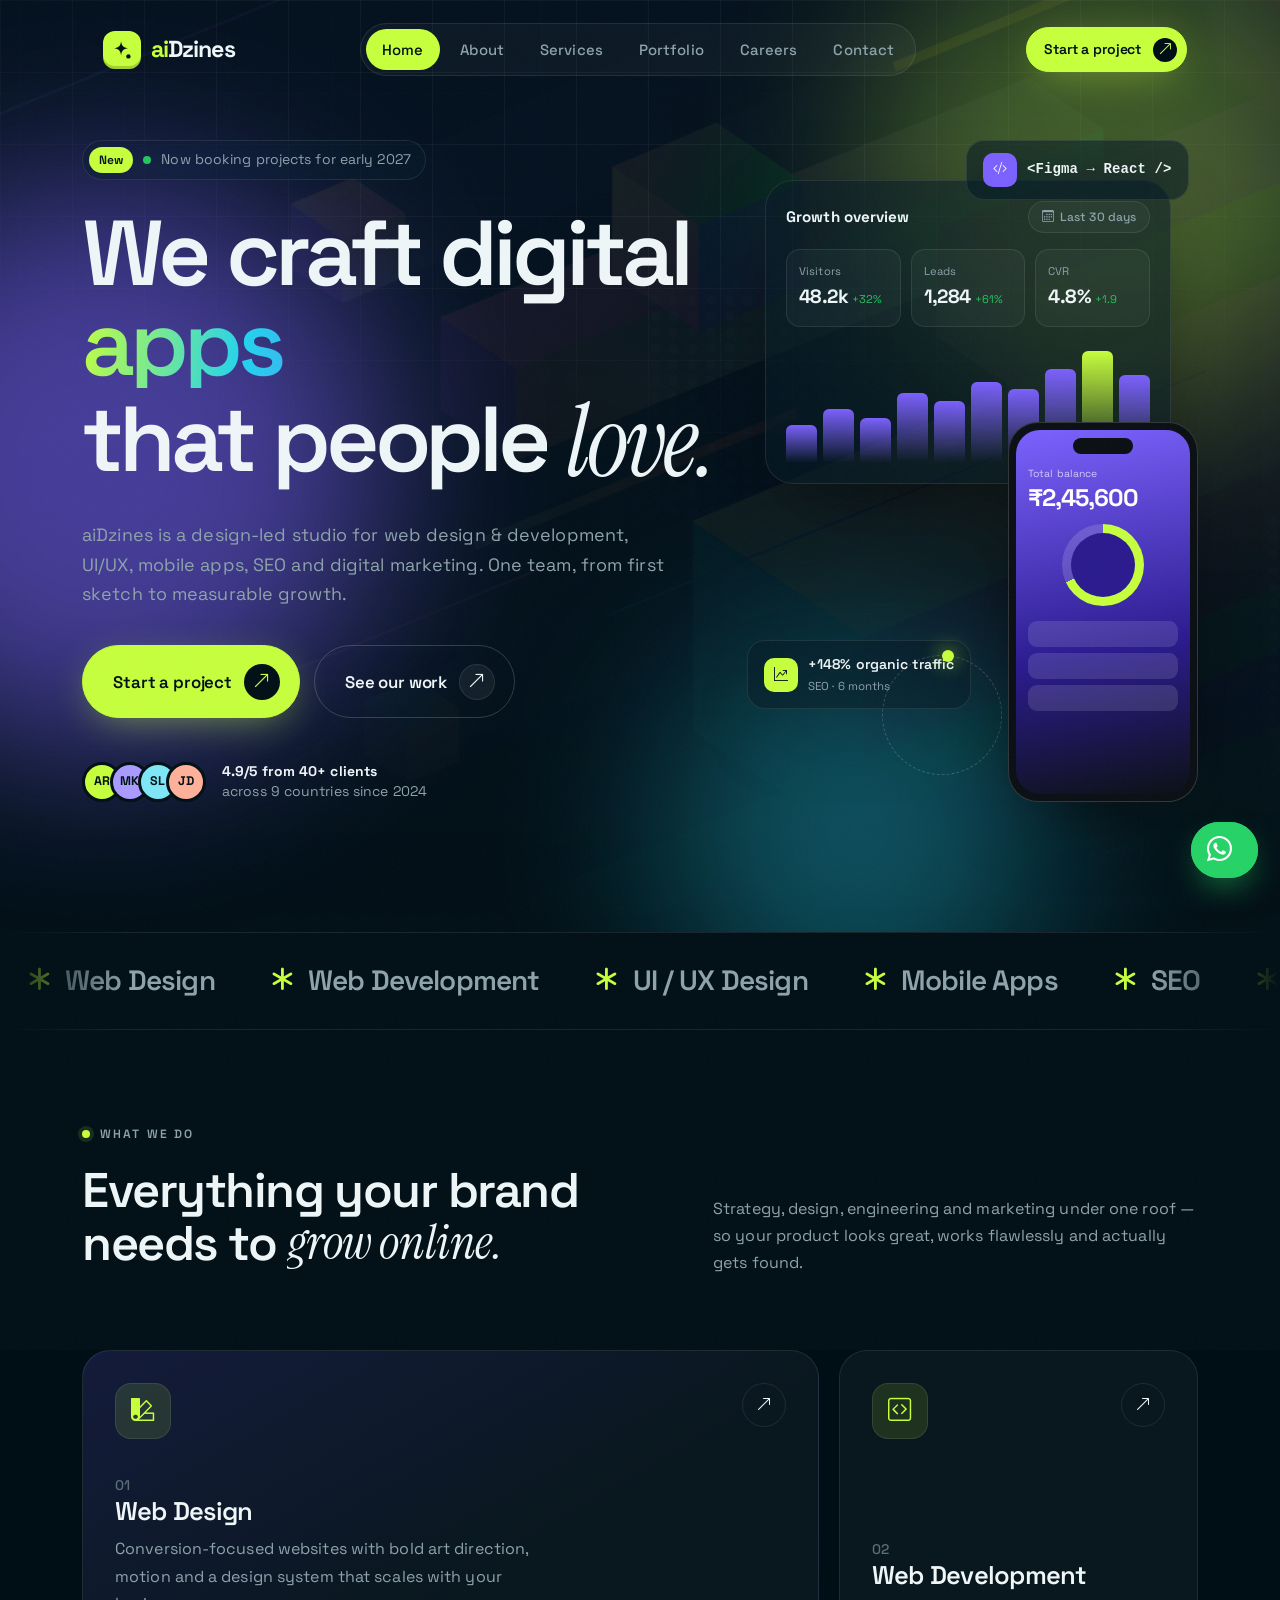
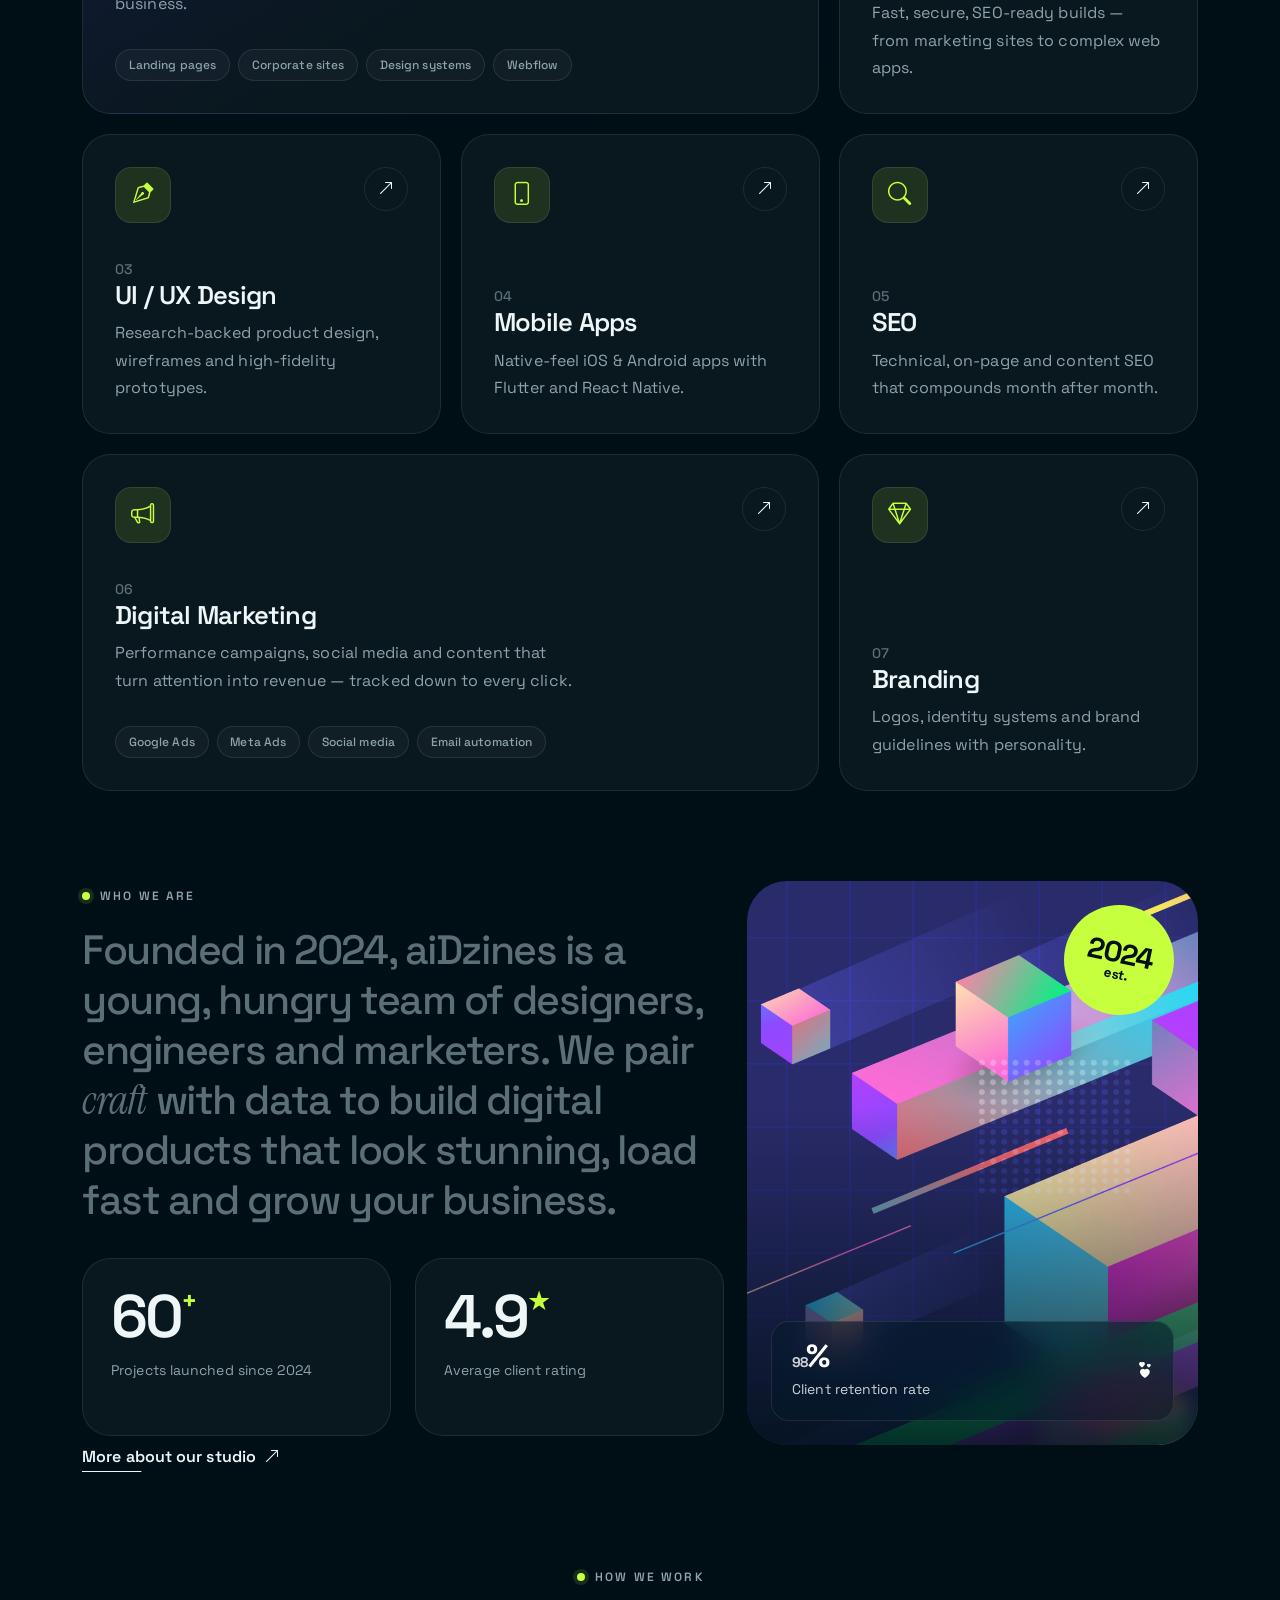
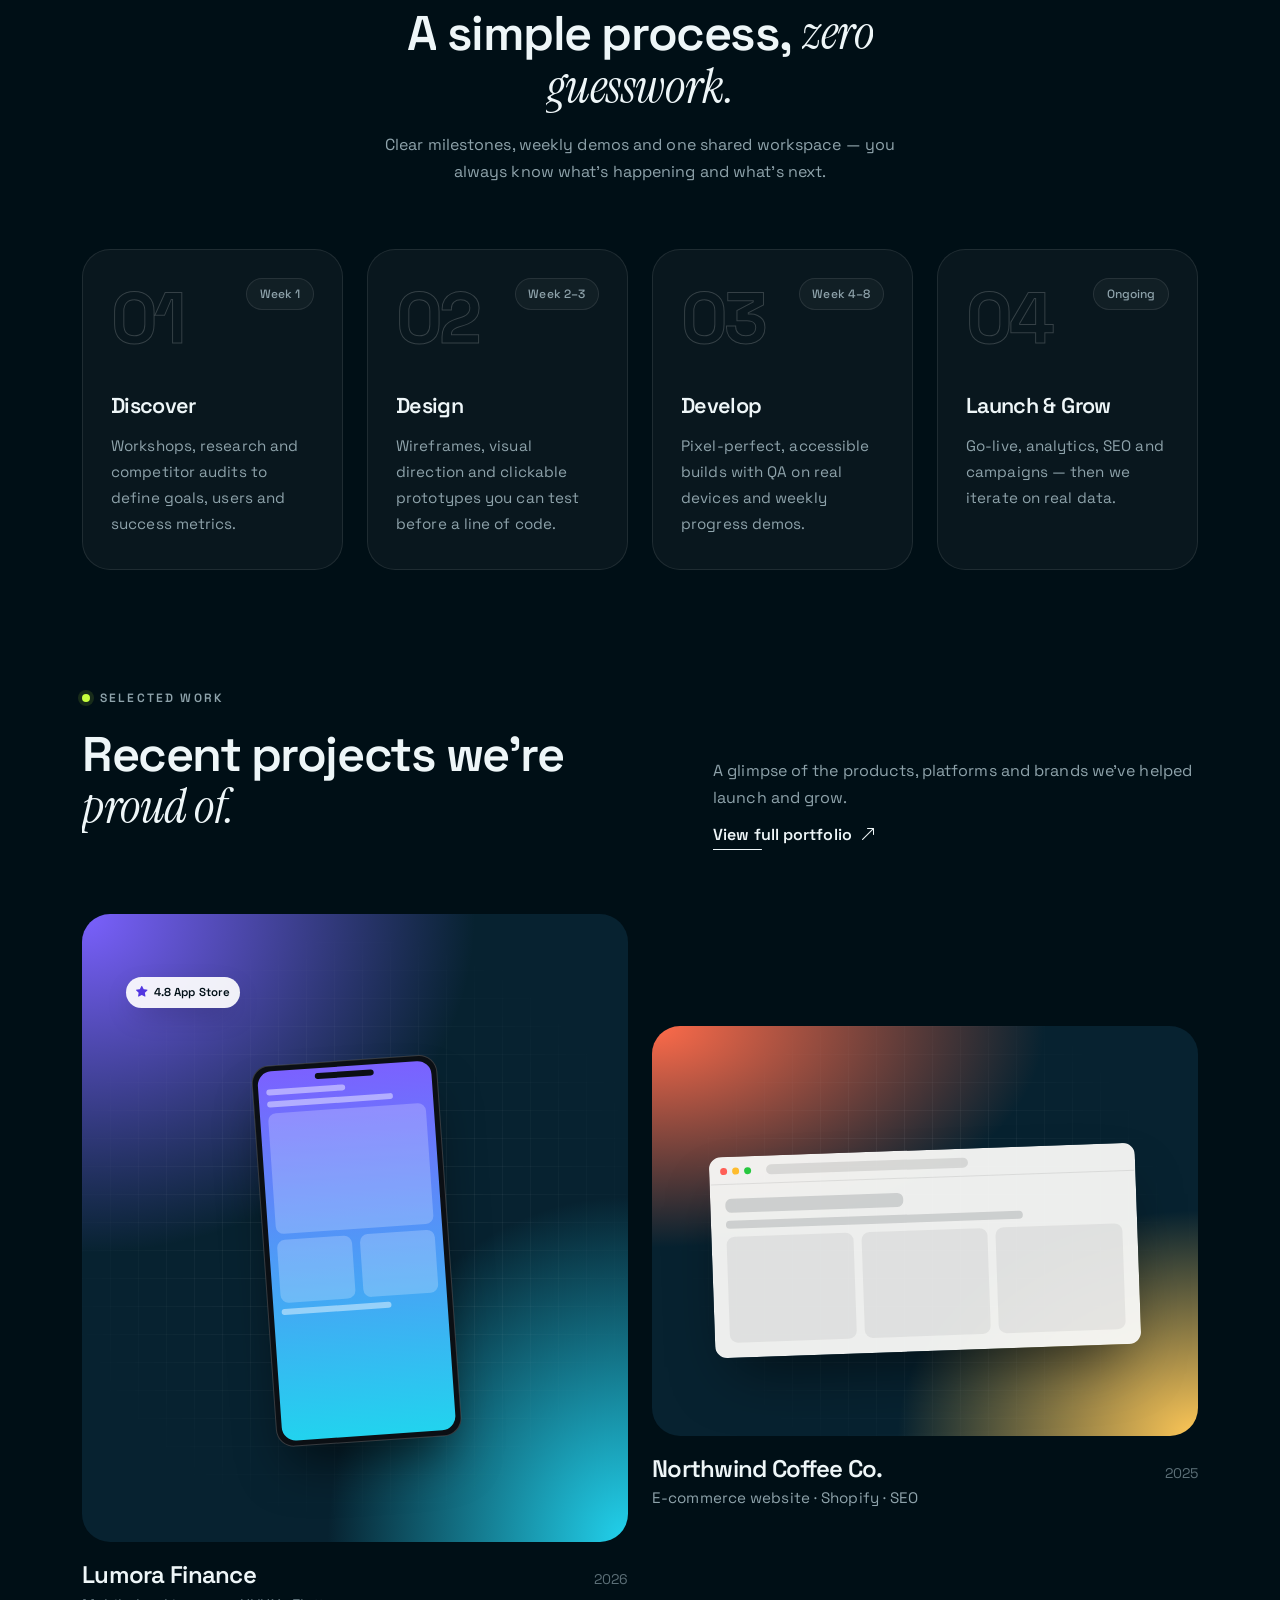
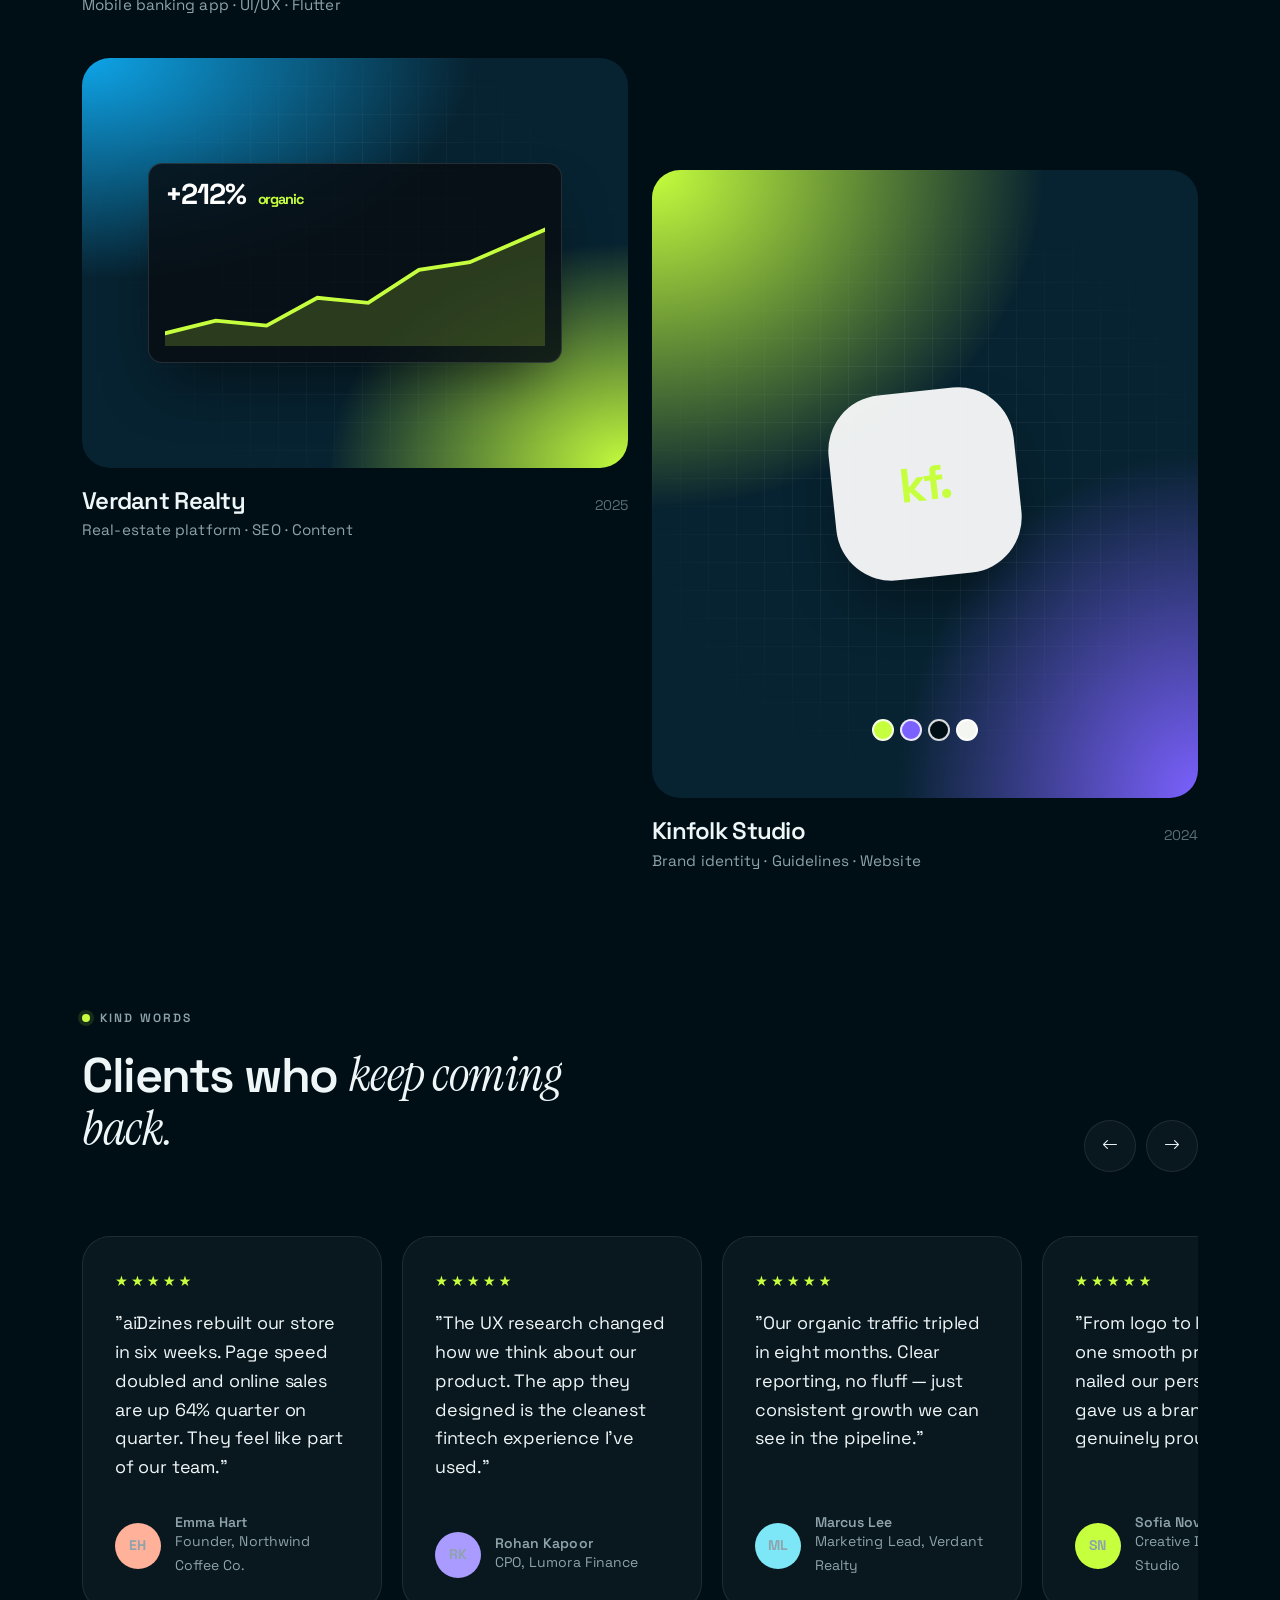
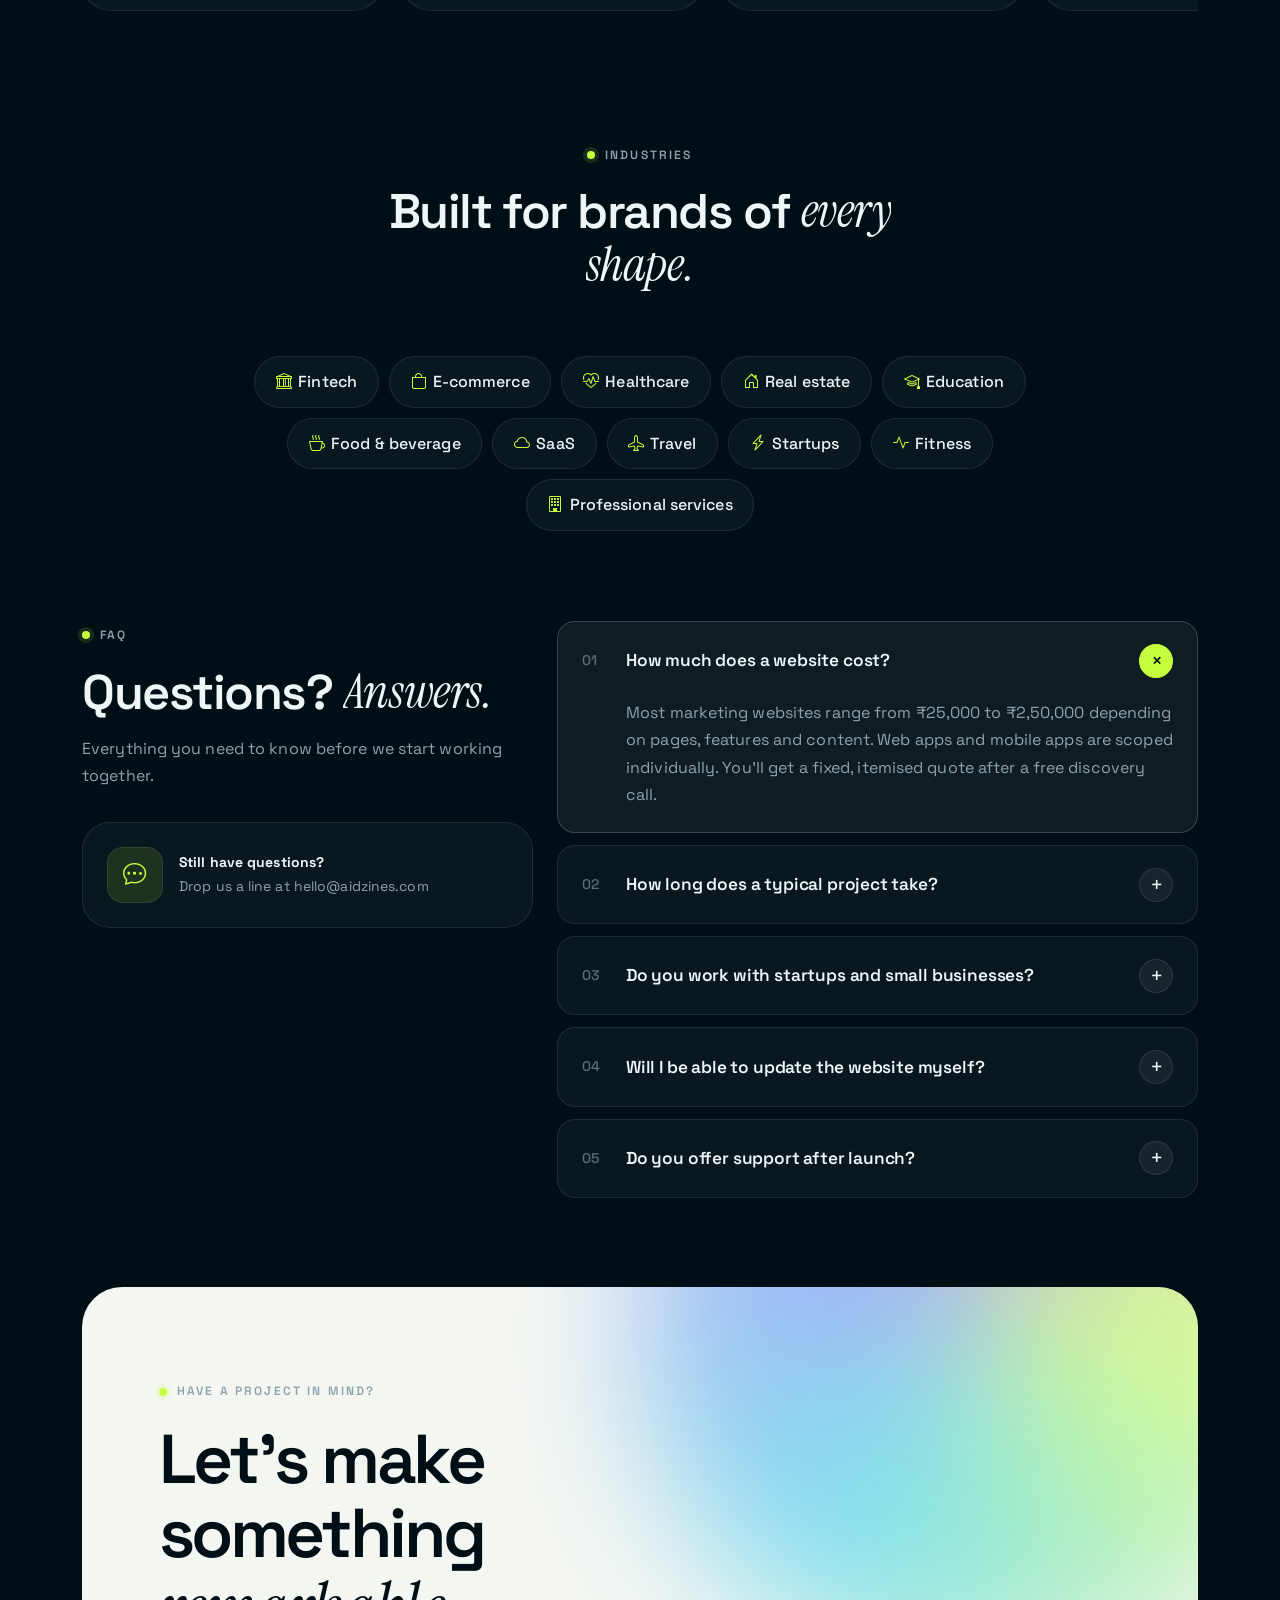
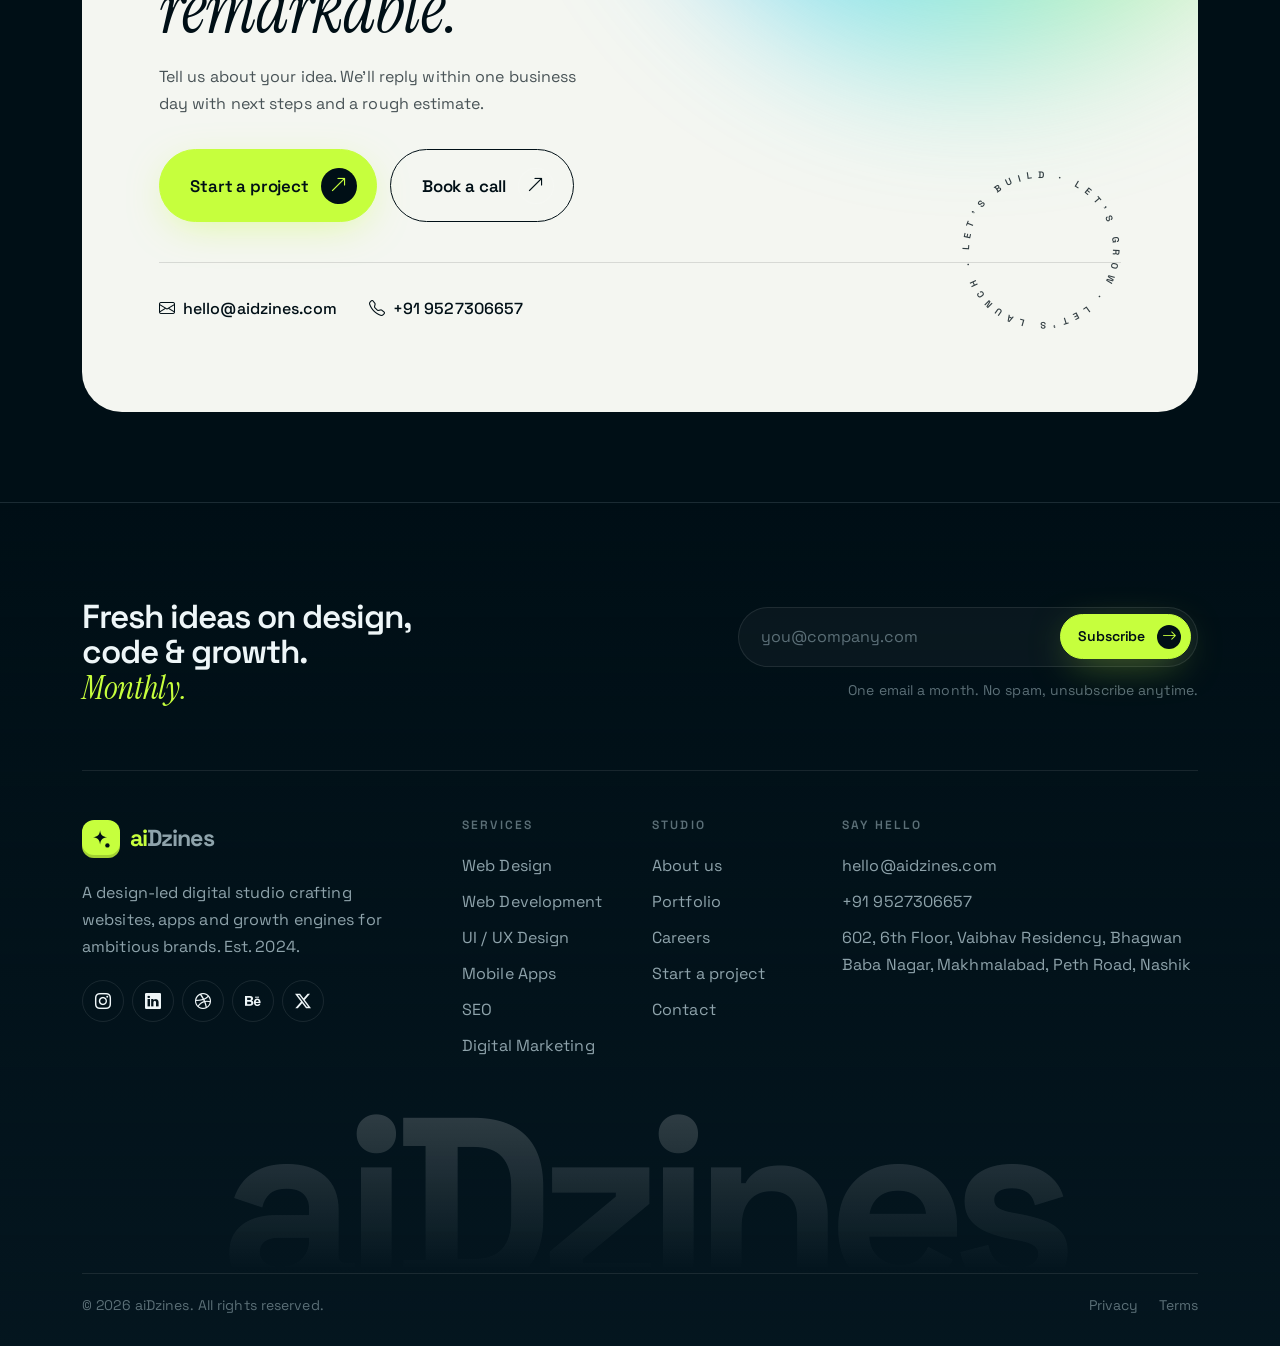
<file: index.html>
<!DOCTYPE html>
<html lang="en">

<head>
  <meta charset="utf-8" />
  <meta name="viewport" content="width=device-width, initial-scale=1" />
  <title>aiDzines — Web Design, Development & Digital Growth Studio</title>
  <meta name="description" content="aiDzines is a design-led digital studio offering web design, development, UI/UX, mobile apps, SEO and digital marketing. Established 2024." />
  <meta name="theme-color" content="#000f16" />
  <meta property="og:title" content="aiDzines — Web Design, Development & Digital Growth Studio" />
  <meta property="og:description" content="aiDzines is a design-led digital studio offering web design, development, UI/UX, mobile apps, SEO and digital marketing. Established 2024." />
  <meta property="og:type" content="website" />
  <link rel="icon" href="data:image/svg+xml,%3Csvg%20xmlns%3D%22http%3A%2F%2Fwww.w3.org%2F2000%2Fsvg%22%20viewBox%3D%220%200%2032%2032%22%3E%3Crect%20width%3D%2232%22%20height%3D%2232%22%20rx%3D%229%22%20fill%3D%22%23c6ff3d%22%2F%3E%3Cpath%20fill%3D%22%23000f16%22%20d%3D%22M14.5%205c.9%206.6%203.2%208.9%209.8%209.8-6.6.9-8.9%203.2-9.8%209.8-.9-6.6-3.2-8.9-9.8-9.8%206.6-.9%208.9-3.2%209.8-9.8z%22%2F%3E%3Ccircle%20cx%3D%2225%22%20cy%3D%2225%22%20r%3D%222.8%22%20fill%3D%22%23000f16%22%2F%3E%3C%2Fsvg%3E" />
  <script>
    document.documentElement.classList.add("hasJs");
  </script>
  <link rel="preconnect" href="https://fonts.googleapis.com" />
  <link rel="preconnect" href="https://fonts.gstatic.com" crossorigin />
  <link href="https://fonts.googleapis.com/css2?family=Instrument+Serif:ital@0;1&family=Space+Grotesk:wght@300..700&display=swap" rel="stylesheet" />
  <link href="https://cdn.jsdelivr.net/npm/bootstrap@5.3.3/dist/css/bootstrap.min.css" rel="stylesheet"
    integrity="sha384-QWTKZyjpPEjISv5WaRU9OFeRpok6YctnYmDr5pNlyT2bRjXh0JMhjY6hW+ALEwIH" crossorigin="anonymous" />
  <link href="https://cdn.jsdelivr.net/npm/bootstrap-icons@1.11.3/font/bootstrap-icons.min.css" rel="stylesheet" />
  <link rel="stylesheet" href="assets/styles/styles.css" />
</head>

<body>
  <a class="skipLink" href="#main">Skip to content</a>
  <div class="scrollProgress" aria-hidden="true"></div>
  <div class="pageBackdrop" aria-hidden="true"></div>
  <div class="noiseLayer" aria-hidden="true"></div>
  <div class="cursorGlow" aria-hidden="true"></div>

  <header class="siteHeader">
    <nav class="navbar navbar-expand-lg mainNav" aria-label="Main navigation">
      <div class="container">
        <div class="navShell">
          <a class="navbar-brand brandLogo" href="index.html" aria-label="aiDzines home">
            <span class="brandMark"><svg viewBox="0 0 24 24" aria-hidden="true"><path fill="currentColor" d="M11 2.5c.7 5.2 2.5 7 7.7 7.7-5.2.7-7 2.5-7.7 7.7-.7-5.2-2.5-7-7.7-7.7 5.2-.7 7-2.5 7.7-7.7z"/><circle cx="19" cy="19" r="2.4" fill="currentColor"/></svg></span>
            <span class="brandWord"><b>ai</b>Dzines</span>
          </a>
          <div class="navMobileTools">
            <button class="navbar-toggler" type="button" data-bs-toggle="collapse" data-bs-target="#mainNavMenu"
              aria-controls="mainNavMenu" aria-expanded="false" aria-label="Toggle navigation">
              <span class="togglerLine"></span><span class="togglerLine"></span><span class="togglerLine"></span>
            </button>
          </div>
          <div class="collapse navbar-collapse" id="mainNavMenu">
            <ul class="navbar-nav">
              <li class="nav-item"><a class="nav-link active" aria-current="page" href="index.html">Home</a></li>
              <li class="nav-item"><a class="nav-link" href="about.html">About</a></li>
              <li class="nav-item"><a class="nav-link" href="services.html">Services</a></li>
              <li class="nav-item"><a class="nav-link" href="portfolio.html">Portfolio</a></li>
              <li class="nav-item"><a class="nav-link" href="careers.html">Careers</a></li>
              <li class="nav-item"><a class="nav-link" href="contact.html">Contact</a></li>
            </ul>
            <div class="navActions">
              <a href="enquiry.html" class="btn btnPrimary btnSmall"><span class="btnLabel" data-text="Start a project"><span>Start a project</span></span><span class="btnIcon"><i class="bi bi-arrow-up-right"></i></span></a>
            </div>
          </div>
        </div>
      </div>
    </nav>
  </header>

  <main id="main">
    <!-- ================= HERO ================= -->
    <section class="heroSection">
      <div class="blobField" aria-hidden="true">
        <span class="blob blobLime"></span>
        <span class="blob blobViolet"></span>
        <span class="blob blobCyan"></span>
      </div>
      <div class="container">
        <div class="row">
          <div class="col-lg-7">
            <div class="heroBadge" data-reveal="down">
              <span class="badgeTag">New</span>
              <span class="liveDot"></span>
              Now booking projects for early 2027
            </div>
            <h1 class="heroTitle" data-split>
              We craft digital
              <span class="wordRotator">
                <span class="rotatorWord isActive">websites</span>
                <span class="rotatorWord">apps</span>
                <span class="rotatorWord">brands</span>
                <span class="rotatorWord">growth</span>
              </span>
              <br />that people <span class="serifItalic">love.</span>
            </h1>
            <p class="leadText heroLead" data-reveal="up" data-delay="3">
              aiDzines is a design-led studio for web design &amp; development, UI/UX, mobile apps, SEO and
              digital marketing. One team, from first sketch to measurable growth.
            </p>
            <div class="btnGroupInline" data-reveal="up" data-delay="4">
              <span data-magnetic><a href="enquiry.html" class="btn btnPrimary btnLarge"><span class="btnLabel" data-text="Start a project"><span>Start a project</span></span><span class="btnIcon"><i class="bi bi-arrow-up-right"></i></span></a></span>
              <a href="portfolio.html" class="btn btnGhost btnLarge"><span class="btnLabel" data-text="See our work"><span>See our work</span></span><span class="btnIcon"><i class="bi bi-arrow-up-right"></i></span></a>
            </div>
            <div class="heroProof" data-reveal="up" data-delay="5">
              <div class="avatarStack" aria-hidden="true">
                <span class="avatarBubble" style="--avatarBg:#c6ff3d">AR</span>
                <span class="avatarBubble" style="--avatarBg:#a99bff">MK</span>
                <span class="avatarBubble" style="--avatarBg:#7ee7f7">SL</span>
                <span class="avatarBubble" style="--avatarBg:#ffb199">JD</span>
              </div>
              <p><strong>4.9/5 from 40+ clients</strong><br />across 9 countries since 2024</p>
            </div>
          </div>

          <div class="col-lg-5">
            <div class="heroVisual" data-reveal="scale" data-delay="3" aria-hidden="true">
              <div class="heroLayer heroDashboard" data-depth="0.4">
                <div class="heroCard">
                  <div class="dashHead">
                    <strong>Growth overview</strong>
                    <span class="tagPill"><i class="bi bi-calendar3"></i> Last 30 days</span>
                  </div>
                  <div class="dashKpis">
                    <div><span>Visitors</span><b>48.2k</b><em>+32%</em></div>
                    <div><span>Leads</span><b>1,284</b><em>+61%</em></div>
                    <div><span>CVR</span><b>4.8%</b><em>+1.9</em></div>
                  </div>
                  <div class="dashChart">
                    <i style="--h:34%;--i:0"></i><i style="--h:48%;--i:1"></i><i style="--h:40%;--i:2"></i>
                    <i style="--h:62%;--i:3"></i><i style="--h:55%;--i:4"></i><i style="--h:72%;--i:5"></i>
                    <i style="--h:66%;--i:6"></i><i style="--h:84%;--i:7"></i><i class="isPeak" style="--h:100%;--i:8"></i>
                    <i style="--h:78%;--i:9"></i>
                  </div>
                </div>
              </div>
              <div class="heroLayer heroPhone" data-depth="1">
                <div class="phoneScreen">
                  <small>Total balance</small>
                  <div class="phoneBalance">₹2,45,600</div>
                  <div class="phoneRing"></div>
                  <div class="phoneRow"></div>
                  <div class="phoneRow"></div>
                  <div class="phoneRow"></div>
                </div>
              </div>
              <div class="heroLayer heroChipGrowth" data-depth="1.4">
                <div class="floatInner heroCard heroChip">
                  <span class="chipIcon"><i class="bi bi-graph-up-arrow"></i></span>
                  <span>+148% organic traffic<small>SEO · 6 months</small></span>
                </div>
              </div>
              <div class="heroLayer heroChipCode" data-depth="0.8">
                <div class="floatInner heroCard heroChip">
                  <span class="chipIcon"><i class="bi bi-code-slash"></i></span>
                  <span>&lt;Figma → React /&gt;</span>
                </div>
              </div>
              <div class="heroLayer heroOrbit" data-depth="0.6"></div>
            </div>
          </div>
        </div>
        <div class="heroScrollHint" data-reveal="fade" data-delay="6">
          <span class="mouseIcon"></span> Scroll to explore
        </div>
      </div>
    </section>

    <!-- ================= MARQUEE ================= -->
    <div class="marqueeBand" aria-label="Our capabilities">
      <div class="marqueeTrack" style="--marqueeSpeed:45s">
        <span class="marqueeItem"><i class="bi bi-asterisk"></i>Web Design</span>
        <span class="marqueeItem"><i class="bi bi-asterisk"></i>Web Development</span>
        <span class="marqueeItem"><i class="bi bi-asterisk"></i>UI / UX Design</span>
        <span class="marqueeItem"><i class="bi bi-asterisk"></i>Mobile Apps</span>
        <span class="marqueeItem"><i class="bi bi-asterisk"></i>SEO</span>
        <span class="marqueeItem"><i class="bi bi-asterisk"></i>Digital Marketing</span>
        <span class="marqueeItem"><i class="bi bi-asterisk"></i>Branding</span>
        <span class="marqueeItem"><i class="bi bi-asterisk"></i>E-commerce</span>
        <span class="marqueeItem" aria-hidden="true"><i class="bi bi-asterisk"></i>Web Design</span>
        <span class="marqueeItem" aria-hidden="true"><i class="bi bi-asterisk"></i>Web Development</span>
        <span class="marqueeItem" aria-hidden="true"><i class="bi bi-asterisk"></i>UI / UX Design</span>
        <span class="marqueeItem" aria-hidden="true"><i class="bi bi-asterisk"></i>Mobile Apps</span>
        <span class="marqueeItem" aria-hidden="true"><i class="bi bi-asterisk"></i>SEO</span>
        <span class="marqueeItem" aria-hidden="true"><i class="bi bi-asterisk"></i>Digital Marketing</span>
        <span class="marqueeItem" aria-hidden="true"><i class="bi bi-asterisk"></i>Branding</span>
        <span class="marqueeItem" aria-hidden="true"><i class="bi bi-asterisk"></i>E-commerce</span>
      </div>
    </div>

    <!-- ================= SERVICES ================= -->
    <section class="servicesPreview" id="services">
      <div class="container">
        <div class="sectionHead isSplit">
          <div>
            <span class="eyebrow" data-reveal="up">What we do</span>
            <h2 data-split>Everything your brand needs to <span class="serifItalic">grow online.</span></h2>
          </div>
          <p data-reveal="up" data-delay="2">Strategy, design, engineering and marketing under one roof — so your
            product looks great, works flawlessly and actually gets found.</p>
        </div>

        <div class="bentoGrid">
          <a href="services.html#webDesign" class="bentoCard isWide isFeatured" data-reveal="up" data-spotlight>
            <div class="bentoTop">
              <span class="iconTile"><i class="bi bi-palette2"></i></span>
              <span class="bentoArrow"><i class="bi bi-arrow-up-right"></i></span>
            </div>
            <div>
              <span class="bentoIndex">01</span>
              <h3>Web Design</h3>
              <p>Conversion-focused websites with bold art direction, motion and a design system that scales with your
                business.</p>
            </div>
            <div class="bentoPreview">
              <span class="tagPill">Landing pages</span><span class="tagPill">Corporate sites</span>
              <span class="tagPill">Design systems</span><span class="tagPill">Webflow</span>
            </div>
          </a>
          <a href="services.html#webDevelopment" class="bentoCard" data-reveal="up" data-delay="1" data-spotlight>
            <div class="bentoTop">
              <span class="iconTile"><i class="bi bi-code-square"></i></span>
              <span class="bentoArrow"><i class="bi bi-arrow-up-right"></i></span>
            </div>
            <div>
              <span class="bentoIndex">02</span>
              <h3>Web Development</h3>
              <p>Fast, secure, SEO-ready builds — from marketing sites to complex web apps.</p>
            </div>
          </a>
          <a href="services.html#uiUx" class="bentoCard" data-reveal="up" data-spotlight>
            <div class="bentoTop">
              <span class="iconTile"><i class="bi bi-vector-pen"></i></span>
              <span class="bentoArrow"><i class="bi bi-arrow-up-right"></i></span>
            </div>
            <div>
              <span class="bentoIndex">03</span>
              <h3>UI / UX Design</h3>
              <p>Research-backed product design, wireframes and high-fidelity prototypes.</p>
            </div>
          </a>
          <a href="services.html#mobileApps" class="bentoCard" data-reveal="up" data-delay="1" data-spotlight>
            <div class="bentoTop">
              <span class="iconTile"><i class="bi bi-phone"></i></span>
              <span class="bentoArrow"><i class="bi bi-arrow-up-right"></i></span>
            </div>
            <div>
              <span class="bentoIndex">04</span>
              <h3>Mobile Apps</h3>
              <p>Native-feel iOS &amp; Android apps with Flutter and React Native.</p>
            </div>
          </a>
          <a href="services.html#seo" class="bentoCard" data-reveal="up" data-delay="2" data-spotlight>
            <div class="bentoTop">
              <span class="iconTile"><i class="bi bi-search"></i></span>
              <span class="bentoArrow"><i class="bi bi-arrow-up-right"></i></span>
            </div>
            <div>
              <span class="bentoIndex">05</span>
              <h3>SEO</h3>
              <p>Technical, on-page and content SEO that compounds month after month.</p>
            </div>
          </a>
          <a href="services.html#digitalMarketing" class="bentoCard isWide" data-reveal="up" data-spotlight>
            <div class="bentoTop">
              <span class="iconTile"><i class="bi bi-megaphone"></i></span>
              <span class="bentoArrow"><i class="bi bi-arrow-up-right"></i></span>
            </div>
            <div>
              <span class="bentoIndex">06</span>
              <h3>Digital Marketing</h3>
              <p>Performance campaigns, social media and content that turn attention into revenue — tracked down to
                every click.</p>
            </div>
            <div class="bentoPreview">
              <span class="tagPill">Google Ads</span><span class="tagPill">Meta Ads</span>
              <span class="tagPill">Social media</span><span class="tagPill">Email automation</span>
            </div>
          </a>
          <a href="services.html#branding" class="bentoCard" data-reveal="up" data-delay="1" data-spotlight>
            <div class="bentoTop">
              <span class="iconTile"><i class="bi bi-gem"></i></span>
              <span class="bentoArrow"><i class="bi bi-arrow-up-right"></i></span>
            </div>
            <div>
              <span class="bentoIndex">07</span>
              <h3>Branding</h3>
              <p>Logos, identity systems and brand guidelines with personality.</p>
            </div>
          </a>
        </div>
      </div>
    </section>

    <!-- ================= ABOUT ================= -->
    <section class="aboutSplit">
      <div class="container">
        <div class="row">
          <div class="col-lg-7">
            <span class="eyebrow" data-reveal="up">Who we are</span>
            <p class="aboutStatement">
              Founded in 2024, aiDzines is a young, hungry team of designers, engineers and marketers. We pair
              <span class="serifItalic">craft</span> with data to build digital products that look stunning, load
              fast and grow your business.
            </p>
            <div class="row">
              <div class="col-6 col-md-6" data-reveal="up">
                <div class="statCard">
                  <div class="statValue"><span data-count="60">60</span><sup>+</sup></div>
                  <p>Projects launched since 2024</p>
                </div>
              </div>
              <div class="col-6 col-md-6" data-reveal="up" data-delay="1">
                <div class="statCard">
                  <div class="statValue"><span data-count="4.9">4.9</span><sup>★</sup></div>
                  <p>Average client rating</p>
                </div>
              </div>
            </div>
            <div class="aboutLinkRow" data-reveal="up" data-delay="2">
              <a href="about.html" class="arrowLink">More about our studio <i class="bi bi-arrow-up-right"></i></a>
            </div>
          </div>
          <div class="col-lg-5">
            <div class="aboutVisual" data-reveal="right" data-tilt>
              <div class="aboutSticker"><b>2024</b>est.</div>
              <div class="aboutBadge">
                <div><strong><span data-count="98">98</span>%</strong><br /><span>Client retention rate</span></div>
                <i class="bi bi-hearts" aria-hidden="true"></i>
              </div>
            </div>
          </div>
        </div>
      </div>
    </section>

    <!-- ================= PROCESS ================= -->
    <section class="processSection">
      <div class="container">
        <div class="sectionHead isCentered">
          <span class="eyebrow" data-reveal="up">How we work</span>
          <h2 data-split>A simple process, <span class="serifItalic">zero guesswork.</span></h2>
          <p data-reveal="up" data-delay="2">Clear milestones, weekly demos and one shared workspace — you always know
            what's happening and what's next.</p>
        </div>
        <div class="row processGrid">
          <div class="col-md-6 col-lg-3 processCol" data-reveal="up">
            <div class="processStep">
              <span class="tagPill stepDuration">Week 1</span>
              <div class="stepNumber">01</div>
              <h4>Discover</h4>
              <p>Workshops, research and competitor audits to define goals, users and success metrics.</p>
            </div>
          </div>
          <div class="col-md-6 col-lg-3 processCol" data-reveal="up" data-delay="1">
            <div class="processStep">
              <span class="tagPill stepDuration">Week 2–3</span>
              <div class="stepNumber">02</div>
              <h4>Design</h4>
              <p>Wireframes, visual direction and clickable prototypes you can test before a line of code.</p>
            </div>
          </div>
          <div class="col-md-6 col-lg-3 processCol" data-reveal="up" data-delay="2">
            <div class="processStep">
              <span class="tagPill stepDuration">Week 4–8</span>
              <div class="stepNumber">03</div>
              <h4>Develop</h4>
              <p>Pixel-perfect, accessible builds with QA on real devices and weekly progress demos.</p>
            </div>
          </div>
          <div class="col-md-6 col-lg-3 processCol" data-reveal="up" data-delay="3">
            <div class="processStep">
              <span class="tagPill stepDuration">Ongoing</span>
              <div class="stepNumber">04</div>
              <h4>Launch &amp; Grow</h4>
              <p>Go-live, analytics, SEO and campaigns — then we iterate on real data.</p>
            </div>
          </div>
        </div>
      </div>
    </section>

    <!-- ================= WORK ================= -->
    <section class="workSection">
      <div class="container">
        <div class="sectionHead isSplit">
          <div>
            <span class="eyebrow" data-reveal="up">Selected work</span>
            <h2 data-split>Recent projects we're <span class="serifItalic">proud of.</span></h2>
          </div>
          <div data-reveal="up" data-delay="2">
            <p>A glimpse of the products, platforms and brands we've helped launch and grow.</p>
            <a href="portfolio.html" class="arrowLink">View full portfolio <i class="bi bi-arrow-up-right"></i></a>
          </div>
        </div>

        <div class="row">
          <div class="col-md-6">
            <a href="portfolio.html" class="workCard" data-reveal="up">
              <div class="projectVisual isTall" style="--c1:#7b61ff;--c2:#22d3ee">
                <span class="mockBadge"><i class="bi bi-star-fill"></i> 4.8 App Store</span>
                <div class="mockPhone isSolo">
                  <div class="mockScreen">
                    <span class="mockLine" style="--w:50%"></span>
                    <span class="mockLine isThick" style="--w:80%"></span>
                    <span class="mockBlock" style="--ratio:1.3"></span>
                    <div class="mockRow" style="--cols:2"><span class="mockBlock"></span><span class="mockBlock"></span></div>
                    <span class="mockLine" style="--w:70%"></span>
                  </div>
                </div>
                <span class="workHoverCta">View case</span>
              </div>
              <div class="workMeta">
                <div>
                  <h3>Lumora Finance</h3>
                  <p>Mobile banking app · UI/UX · Flutter</p>
                </div>
                <span class="workYear">2026</span>
              </div>
            </a>
          </div>
          <div class="col-md-6">
            <a href="portfolio.html" class="workCard isOffset" data-reveal="up" data-delay="2">
              <div class="projectVisual" style="--c1:#ff6b4a;--c2:#ffc857">
                <div class="mockBrowser isLight">
                  <div class="mockBar"><i></i><i></i><i></i><span class="mockUrl"></span></div>
                  <div class="mockBody">
                    <span class="mockLine isAccent" style="--w:45%"></span>
                    <span class="mockLine" style="--w:75%"></span>
                    <div class="mockRow"><span class="mockBlock isFilled"></span><span class="mockBlock"></span><span class="mockBlock"></span></div>
                  </div>
                </div>
                <span class="workHoverCta">View case</span>
              </div>
              <div class="workMeta">
                <div>
                  <h3>Northwind Coffee Co.</h3>
                  <p>E-commerce website · Shopify · SEO</p>
                </div>
                <span class="workYear">2025</span>
              </div>
            </a>
          </div>
          <div class="col-md-6">
            <a href="portfolio.html" class="workCard" data-reveal="up">
              <div class="projectVisual" style="--c1:#0ea5e9;--c2:#c6ff3d">
                <div class="mockGraph">
                  <div class="mockKpi">+212% <small>organic</small></div>
                  <svg viewBox="0 0 300 100" aria-hidden="true">
                    <path class="graphArea" d="M0 90 L40 80 L80 84 L120 62 L160 66 L200 40 L240 34 L300 8 L300 100 L0 100Z" />
                    <path class="graphLine" d="M0 90 L40 80 L80 84 L120 62 L160 66 L200 40 L240 34 L300 8" />
                  </svg>
                </div>
                <span class="workHoverCta">View case</span>
              </div>
              <div class="workMeta">
                <div>
                  <h3>Verdant Realty</h3>
                  <p>Real-estate platform · SEO · Content</p>
                </div>
                <span class="workYear">2025</span>
              </div>
            </a>
          </div>
          <div class="col-md-6">
            <a href="portfolio.html" class="workCard isOffset" data-reveal="up" data-delay="2">
              <div class="projectVisual isTall" style="--c1:#c6ff3d;--c2:#7b61ff">
                <div class="mockBrandMark">kf.</div>
                <div class="mockSwatches"><i style="--sw:#c6ff3d"></i><i style="--sw:#7b61ff"></i><i style="--sw:#000f16"></i><i style="--sw:#f4f6f1"></i></div>
                <span class="workHoverCta">View case</span>
              </div>
              <div class="workMeta">
                <div>
                  <h3>Kinfolk Studio</h3>
                  <p>Brand identity · Guidelines · Website</p>
                </div>
                <span class="workYear">2024</span>
              </div>
            </a>
          </div>
        </div>
      </div>
    </section>

    <!-- ================= TESTIMONIALS ================= -->
    <section class="testimonialSection" data-slider>
      <div class="container">
        <div class="sectionHead isSplit">
          <div>
            <span class="eyebrow" data-reveal="up">Kind words</span>
            <h2 data-split>Clients who <span class="serifItalic">keep coming back.</span></h2>
          </div>
          <div class="sliderControls" data-reveal="up" data-delay="2">
            <button type="button" data-slide="prev" aria-label="Previous testimonial"><i class="bi bi-arrow-left"></i></button>
            <button type="button" data-slide="next" aria-label="Next testimonial"><i class="bi bi-arrow-right"></i></button>
          </div>
        </div>
        <div class="testimonialTrack" data-reveal="up">
          <figure class="testimonialCard">
            <div>
              <div class="ratingStars" aria-label="5 out of 5 stars">★★★★★</div>
              <blockquote>"aiDzines rebuilt our store in six weeks. Page speed doubled and online sales are up 64% quarter
                on quarter. They feel like part of our team."</blockquote>
            </div>
            <figcaption class="personChip">
              <span class="avatarBubble" style="--avatarBg:#ffb199">EH</span>
              <span><strong>Emma Hart</strong><span>Founder, Northwind Coffee Co.</span></span>
            </figcaption>
          </figure>
          <figure class="testimonialCard">
            <div>
              <div class="ratingStars" aria-label="5 out of 5 stars">★★★★★</div>
              <blockquote>"The UX research changed how we think about our product. The app they designed is the
                cleanest fintech experience I've used."</blockquote>
            </div>
            <figcaption class="personChip">
              <span class="avatarBubble" style="--avatarBg:#a99bff">RK</span>
              <span><strong>Rohan Kapoor</strong><span>CPO, Lumora Finance</span></span>
            </figcaption>
          </figure>
          <figure class="testimonialCard">
            <div>
              <div class="ratingStars" aria-label="5 out of 5 stars">★★★★★</div>
              <blockquote>"Our organic traffic tripled in eight months. Clear reporting, no fluff — just consistent
                growth we can see in the pipeline."</blockquote>
            </div>
            <figcaption class="personChip">
              <span class="avatarBubble" style="--avatarBg:#7ee7f7">ML</span>
              <span><strong>Marcus Lee</strong><span>Marketing Lead, Verdant Realty</span></span>
            </figcaption>
          </figure>
          <figure class="testimonialCard">
            <div>
              <div class="ratingStars" aria-label="5 out of 5 stars">★★★★★</div>
              <blockquote>"From logo to launch in one smooth process. They nailed our personality and gave us a brand
                we're genuinely proud of."</blockquote>
            </div>
            <figcaption class="personChip">
              <span class="avatarBubble" style="--avatarBg:#c6ff3d">SN</span>
              <span><strong>Sofia Novak</strong><span>Creative Director, Kinfolk Studio</span></span>
            </figcaption>
          </figure>
          <figure class="testimonialCard">
            <div>
              <div class="ratingStars" aria-label="5 out of 5 stars">★★★★★</div>
              <blockquote>"Responsive, transparent and fast. Weekly demos meant zero surprises at launch — rare for an
                agency."</blockquote>
            </div>
            <figcaption class="personChip">
              <span class="avatarBubble" style="--avatarBg:#ffd36e">DA</span>
              <span><strong>Daniel Adeyemi</strong><span>CEO, Orbit Analytics</span></span>
            </figcaption>
          </figure>
        </div>
      </div>
    </section>

    <!-- ================= INDUSTRIES ================= -->
    <section class="industrySection">
      <div class="container">
        <div class="sectionHead isCentered">
          <span class="eyebrow" data-reveal="up">Industries</span>
          <h2 data-split>Built for brands of <span class="serifItalic">every shape.</span></h2>
        </div>
        <div class="industryCloud" data-reveal="up">
          <span class="tagPill"><i class="bi bi-bank"></i> Fintech</span>
          <span class="tagPill"><i class="bi bi-bag"></i> E-commerce</span>
          <span class="tagPill"><i class="bi bi-heart-pulse"></i> Healthcare</span>
          <span class="tagPill"><i class="bi bi-house-door"></i> Real estate</span>
          <span class="tagPill"><i class="bi bi-mortarboard"></i> Education</span>
          <span class="tagPill"><i class="bi bi-cup-hot"></i> Food &amp; beverage</span>
          <span class="tagPill"><i class="bi bi-cloud"></i> SaaS</span>
          <span class="tagPill"><i class="bi bi-airplane"></i> Travel</span>
          <span class="tagPill"><i class="bi bi-lightning-charge"></i> Startups</span>
          <span class="tagPill"><i class="bi bi-activity"></i> Fitness</span>
          <span class="tagPill"><i class="bi bi-building"></i> Professional services</span>
        </div>
      </div>
    </section>

    <!-- ================= FAQ ================= -->
    <section class="faqSection">
      <div class="container">
        <div class="row">
          <div class="col-lg-5">
            <div class="faqAside">
              <span class="eyebrow" data-reveal="up">FAQ</span>
              <h2 data-split>Questions? <span class="serifItalic">Answers.</span></h2>
              <p data-reveal="up" data-delay="2">Everything you need to know before we start working together.</p>
              <div class="faqHelp" data-reveal="up" data-delay="3">
                <span class="iconTile"><i class="bi bi-chat-dots"></i></span>
                <p><strong>Still have questions?</strong>Drop us a line at <a href="mailto:hello@aidzines.com">hello@aidzines.com</a></p>
              </div>
            </div>
          </div>
          <div class="col-lg-7">
            <div class="accordion faqAccordion" id="homeFaq" data-reveal="up">
              <div class="accordion-item">
                <h3 class="accordion-header">
                  <button class="accordion-button" type="button" data-bs-toggle="collapse" data-bs-target="#faqOne" aria-expanded="true" aria-controls="faqOne">
                    <span class="faqIndex">01</span> How much does a website cost?
                  </button>
                </h3>
                <div id="faqOne" class="accordion-collapse collapse show" data-bs-parent="#homeFaq">
                  <div class="accordion-body">
                    <p>Most marketing websites range from ₹25,000 to ₹2,50,000 depending on pages, features and content. Web apps
                      and mobile apps are scoped individually. You'll get a fixed, itemised quote after a free discovery
                      call.</p>
                  </div>
                </div>
              </div>
              <div class="accordion-item">
                <h3 class="accordion-header">
                  <button class="accordion-button collapsed" type="button" data-bs-toggle="collapse" data-bs-target="#faqTwo" aria-expanded="false" aria-controls="faqTwo">
                    <span class="faqIndex">02</span> How long does a typical project take?
                  </button>
                </h3>
                <div id="faqTwo" class="accordion-collapse collapse" data-bs-parent="#homeFaq">
                  <div class="accordion-body">
                    <p>A landing page takes 1–2 weeks, a full website 4–8 weeks and a mobile app MVP 8–14 weeks. We share
                      a detailed timeline with milestones before kickoff.</p>
                  </div>
                </div>
              </div>
              <div class="accordion-item">
                <h3 class="accordion-header">
                  <button class="accordion-button collapsed" type="button" data-bs-toggle="collapse" data-bs-target="#faqThree" aria-expanded="false" aria-controls="faqThree">
                    <span class="faqIndex">03</span> Do you work with startups and small businesses?
                  </button>
                </h3>
                <div id="faqThree" class="accordion-collapse collapse" data-bs-parent="#homeFaq">
                  <div class="accordion-body">
                    <p>Absolutely — we were a startup ourselves in 2024. We offer lean MVP packages and phased roadmaps
                      so you can launch quickly and scale as you grow.</p>
                  </div>
                </div>
              </div>
              <div class="accordion-item">
                <h3 class="accordion-header">
                  <button class="accordion-button collapsed" type="button" data-bs-toggle="collapse" data-bs-target="#faqFour" aria-expanded="false" aria-controls="faqFour">
                    <span class="faqIndex">04</span> Will I be able to update the website myself?
                  </button>
                </h3>
                <div id="faqFour" class="accordion-collapse collapse" data-bs-parent="#homeFaq">
                  <div class="accordion-body">
                    <p>Yes. We build on easy-to-use CMS platforms (WordPress, Webflow, Shopify or a headless CMS) and
                      include a recorded walkthrough plus documentation at handover.</p>
                  </div>
                </div>
              </div>
              <div class="accordion-item">
                <h3 class="accordion-header">
                  <button class="accordion-button collapsed" type="button" data-bs-toggle="collapse" data-bs-target="#faqFive" aria-expanded="false" aria-controls="faqFive">
                    <span class="faqIndex">05</span> Do you offer support after launch?
                  </button>
                </h3>
                <div id="faqFive" class="accordion-collapse collapse" data-bs-parent="#homeFaq">
                  <div class="accordion-body">
                    <p>Every project includes 30 days of free support. After that, flexible care plans cover updates,
                      security, backups, performance monitoring and ongoing SEO.</p>
                  </div>
                </div>
              </div>
            </div>
          </div>
        </div>
      </div>
    </section>


    <section class="ctaBand">
      <div class="container">
        <div class="ctaPanel" data-reveal="scale">
          <div class="ctaOrb" aria-hidden="true"></div>
          <svg class="ctaRing" viewBox="0 0 200 200" aria-hidden="true">
            <defs><path id="ctaCircle" d="M100,100 m-80,0 a80,80 0 1,1 160,0 a80,80 0 1,1 -160,0" /></defs>
            <text><textPath href="#ctaCircle" textLength="500" lengthAdjust="spacing">Let's build · Let's grow · Let's launch ·&#160;</textPath></text>
          </svg>
          <span class="eyebrow">Have a project in mind?</span>
          <h2>Let's make something <span class="serifItalic">remarkable.</span></h2>
          <p>Tell us about your idea. We'll reply within one business day with next steps and a rough estimate.</p>
          <div class="btnGroupInline">
            <span data-magnetic><a href="enquiry.html" class="btn btnPrimary btnLarge"><span class="btnLabel" data-text="Start a project"><span>Start a project</span></span><span class="btnIcon"><i class="bi bi-arrow-up-right"></i></span></a></span>
            <a href="contact.html" class="btn btnGhost btnLarge"><span class="btnLabel" data-text="Book a call"><span>Book a call</span></span><span class="btnIcon"><i class="bi bi-arrow-up-right"></i></span></a>
          </div>
          <div class="ctaContacts">
            <a href="mailto:hello@aidzines.com"><i class="bi bi-envelope"></i> hello@aidzines.com</a>
            <a href="tel:+919527306657"><i class="bi bi-telephone"></i> +91 9527306657</a>
          </div>
        </div>
      </div>
    </section>


  </main>

  <footer class="siteFooter">
    <div class="container">
      <div class="footerTop">
        <div class="row">
          <div class="col-lg-6">
            <h3>Fresh ideas on design, code &amp; growth. <span class="serifItalic accentText">Monthly.</span></h3>
          </div>
          <div class="col-lg-6">
            <form class="footerNewsletter" novalidate>
              <label for="newsletterEmail" class="srOnly">Email address</label>
              <input id="newsletterEmail" type="email" placeholder="you@company.com" autocomplete="email" />
              <button type="submit" class="btn btnPrimary btnSmall"><span class="btnLabel" data-text="Subscribe"><span>Subscribe</span></span><span class="btnIcon"><i class="bi bi-arrow-right"></i></span></button>
            </form>
            <p class="footerNote">One email a month. No spam, unsubscribe anytime.</p>
          </div>
        </div>
      </div>

      <div class="footerLinks">
        <div class="row">
          <div class="col-lg-4 col-md-6 footerAbout">
            <a class="brandLogo" href="index.html" aria-label="aiDzines home">
              <span class="brandMark"><svg viewBox="0 0 24 24" aria-hidden="true"><path fill="currentColor" d="M11 2.5c.7 5.2 2.5 7 7.7 7.7-5.2.7-7 2.5-7.7 7.7-.7-5.2-2.5-7-7.7-7.7 5.2-.7 7-2.5 7.7-7.7z"/><circle cx="19" cy="19" r="2.4" fill="currentColor"/></svg></span>
              <span class="brandWord"><b>ai</b>Dzines</span>
            </a>
            <p>A design-led digital studio crafting websites, apps and growth engines for ambitious brands. Est. 2024.</p>
            <div class="socialList">
              <a href="#" aria-label="Instagram"><i class="bi bi-instagram"></i></a>
              <a href="#" aria-label="LinkedIn"><i class="bi bi-linkedin"></i></a>
              <a href="#" aria-label="Dribbble"><i class="bi bi-dribbble"></i></a>
              <a href="#" aria-label="Behance"><i class="bi bi-behance"></i></a>
              <a href="#" aria-label="X (Twitter)"><i class="bi bi-twitter-x"></i></a>
            </div>
          </div>
          <div class="col-lg-2 col-md-6 col-6">
            <h6>Services</h6>
            <ul>
              <li><a href="services.html#webDesign">Web Design</a></li>
              <li><a href="services.html#webDevelopment">Web Development</a></li>
              <li><a href="services.html#uiUx">UI / UX Design</a></li>
              <li><a href="services.html#mobileApps">Mobile Apps</a></li>
              <li><a href="services.html#seo">SEO</a></li>
              <li><a href="services.html#digitalMarketing">Digital Marketing</a></li>
            </ul>
          </div>
          <div class="col-lg-2 col-md-6 col-6">
            <h6>Studio</h6>
            <ul>
              <li><a href="about.html">About us</a></li>
              <li><a href="portfolio.html">Portfolio</a></li>
              <li><a href="careers.html">Careers</a></li>
              <li><a href="enquiry.html">Start a project</a></li>
              <li><a href="contact.html">Contact</a></li>
            </ul>
          </div>
          <div class="col-lg-4 col-md-6">
            <h6>Say hello</h6>
            <ul>
              <li><a href="mailto:hello@aidzines.com">hello@aidzines.com</a></li>
              <li><a href="tel:+919527306657">+91 9527306657</a></li>
              <li><span class="footerPlain">602, 6th Floor, Vaibhav Residency, Bhagwan Baba Nagar, Makhmalabad, Peth Road, Nashik</span></li>
            </ul>
          </div>
        </div>
      </div>
    </div>

    <div class="footerWordmark" aria-hidden="true">aiDzines</div>

    <div class="container">
      <div class="footerBottom">
        <p>&copy; <span data-year>2026</span> <a href="https://impalamol.github.io/aidzines/">aiDzines</a>. All rights reserved.</p>
        <div class="footerLegal">
          <a href="#">Privacy</a>
          <a href="#">Terms</a>
        </div>
      </div>
    </div>
  </footer>

  <a class="whatsappFab" href="https://wa.me/919527306657?text=Hi%20aiDzines%2C%20I%27d%20like%20to%20discuss%20a%20project." target="_blank" rel="noopener" aria-label="Chat with us on WhatsApp">
    <i class="bi bi-whatsapp"></i><span class="fabLabel">Chat with us</span>
  </a>
  <button class="backToTop" type="button" aria-label="Back to top"><i class="bi bi-arrow-up"></i></button>

  <script src="https://cdn.jsdelivr.net/npm/bootstrap@5.3.3/dist/js/bootstrap.bundle.min.js"
    integrity="sha384-YvpcrYf0tY3lHB60NNkmXc5s9fDVZLESaAA55NDzOxhy9GkcIdslK1eN7N6jIeHz"
    crossorigin="anonymous"></script>
  <script src="assets/js/main.js"></script>
</body>

</html>
</file>
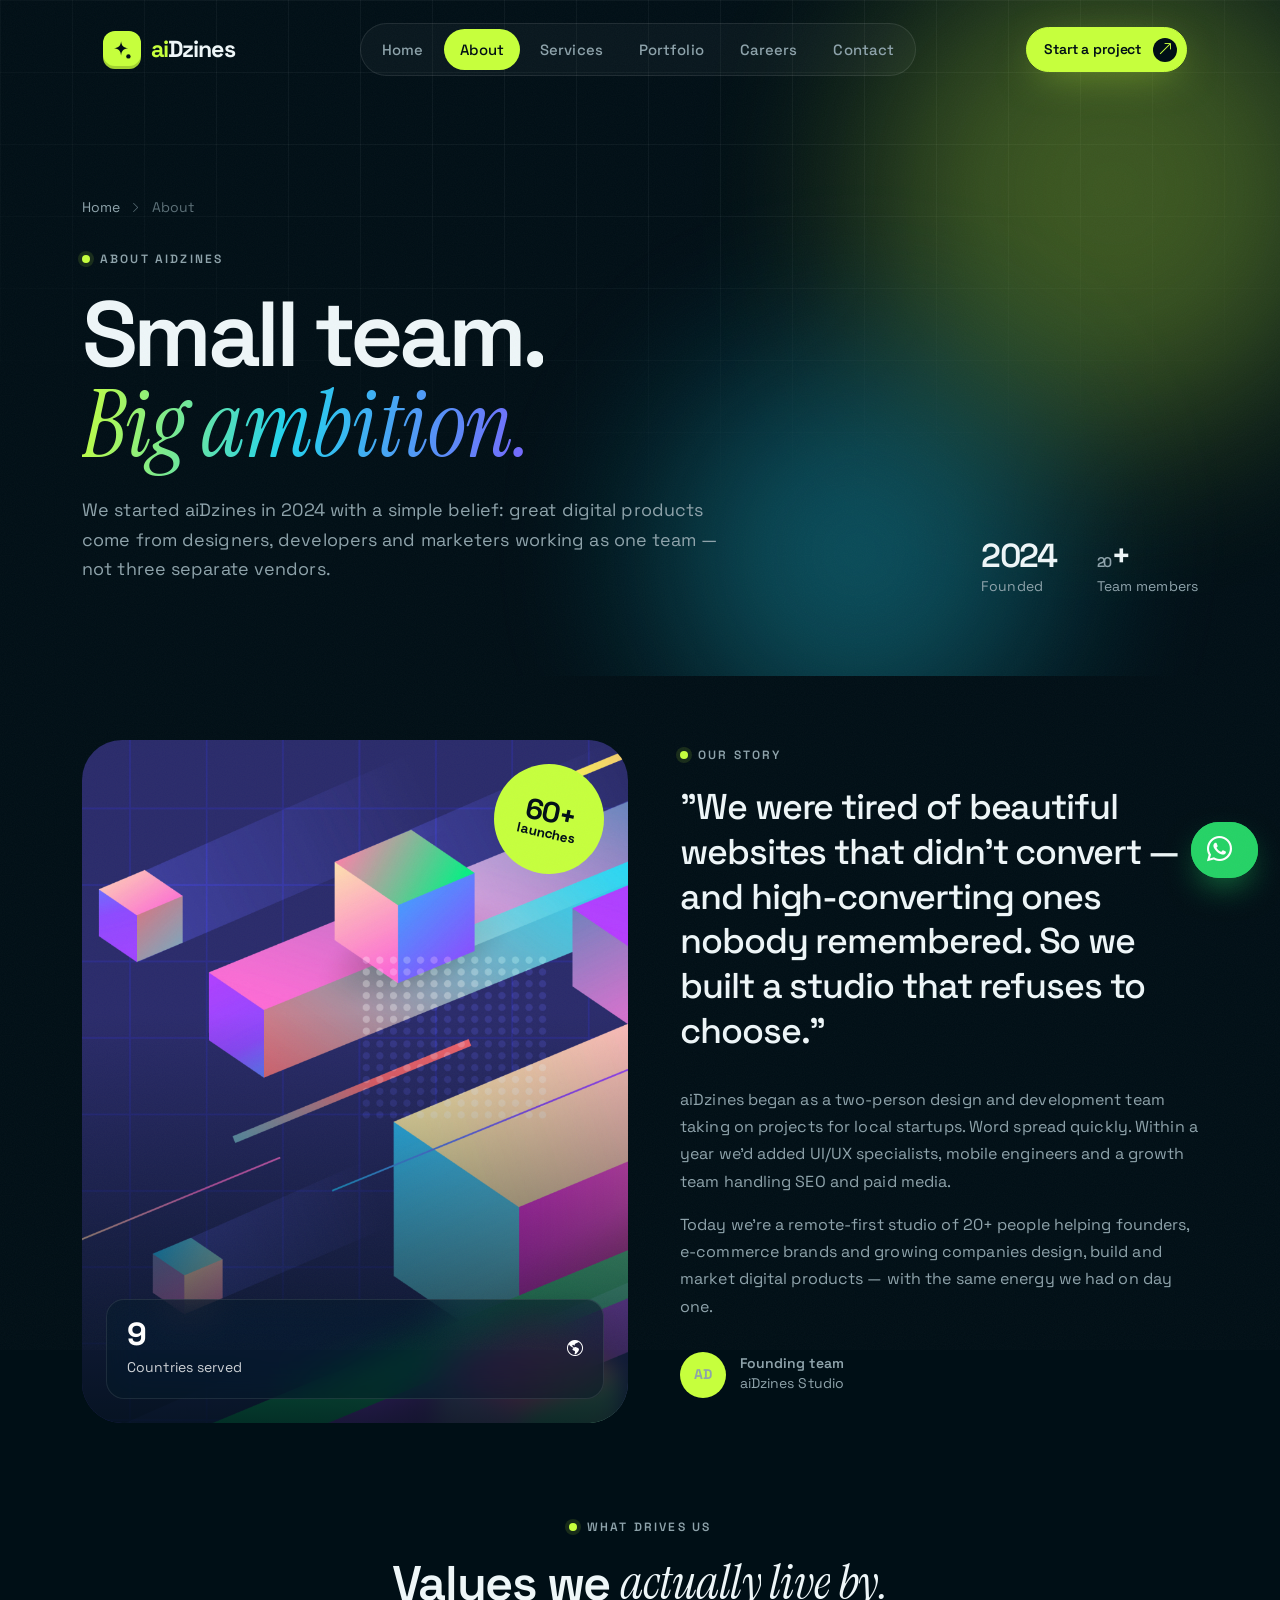
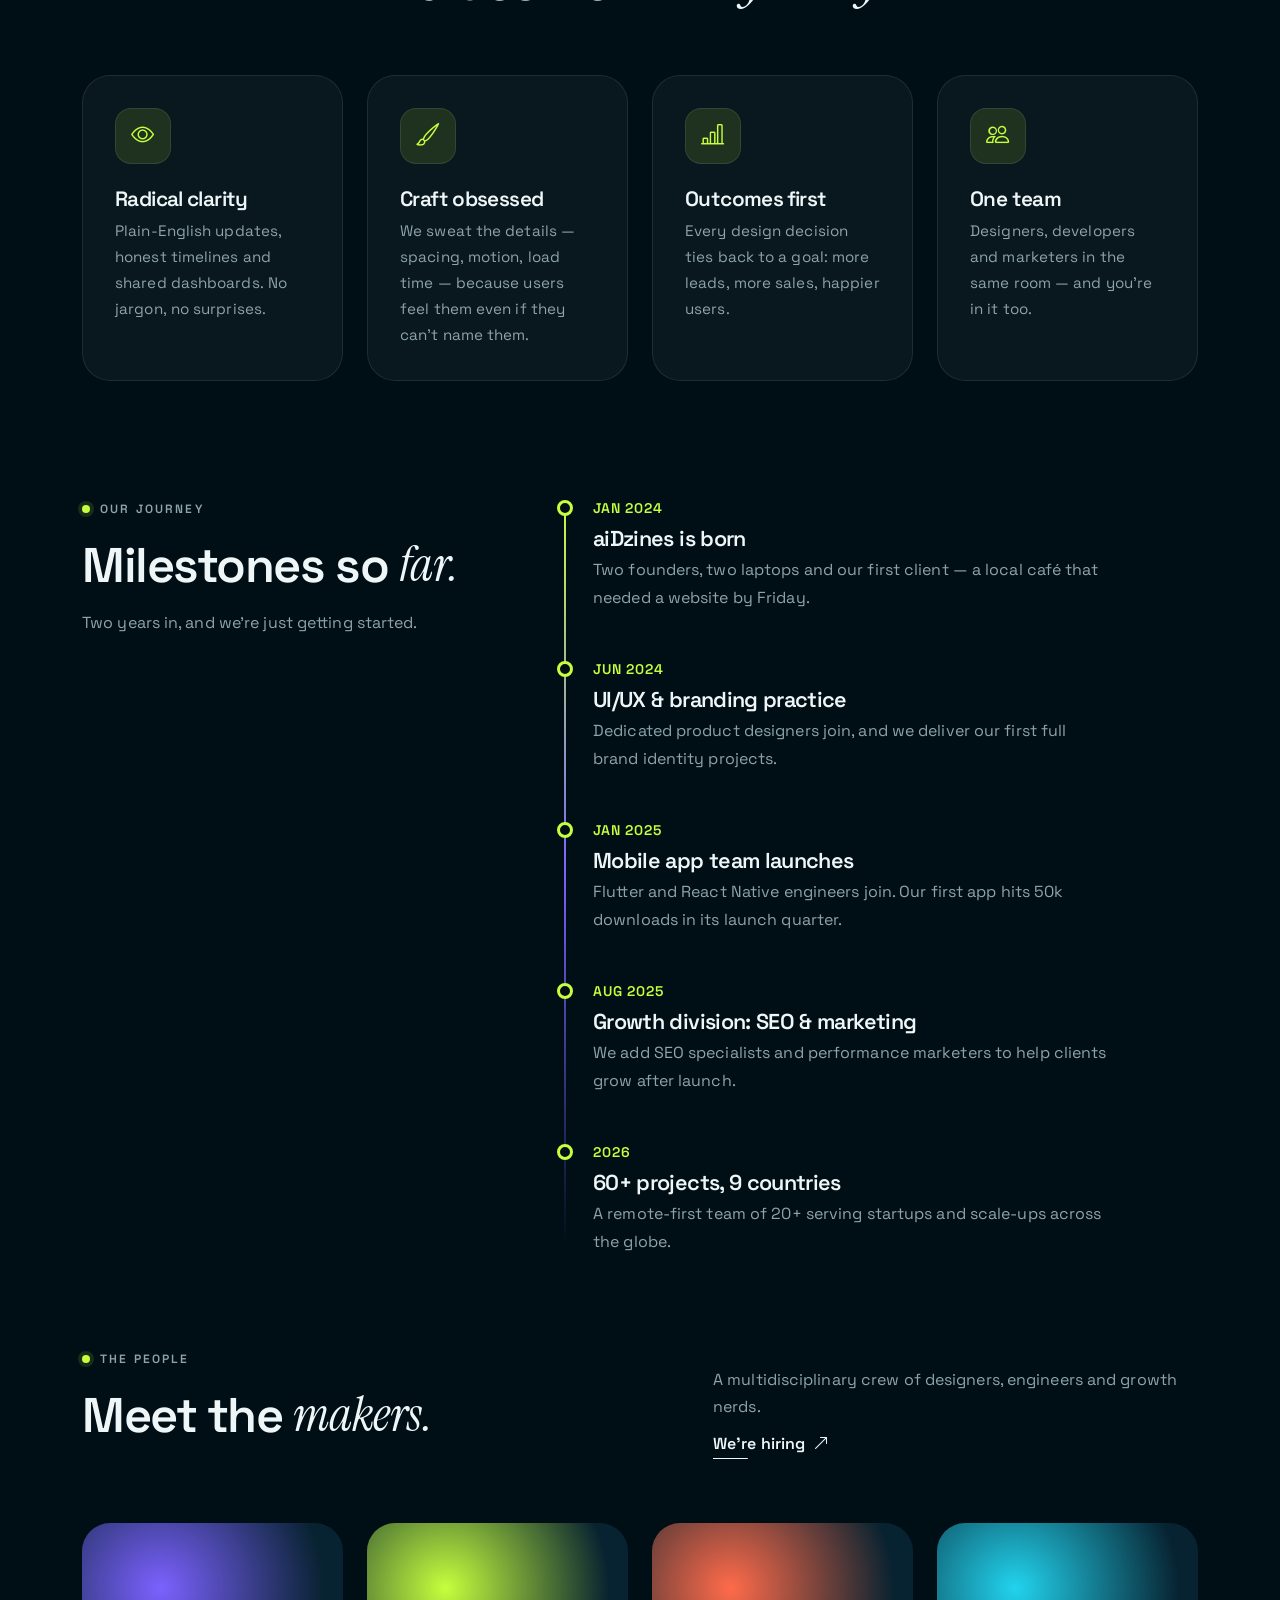
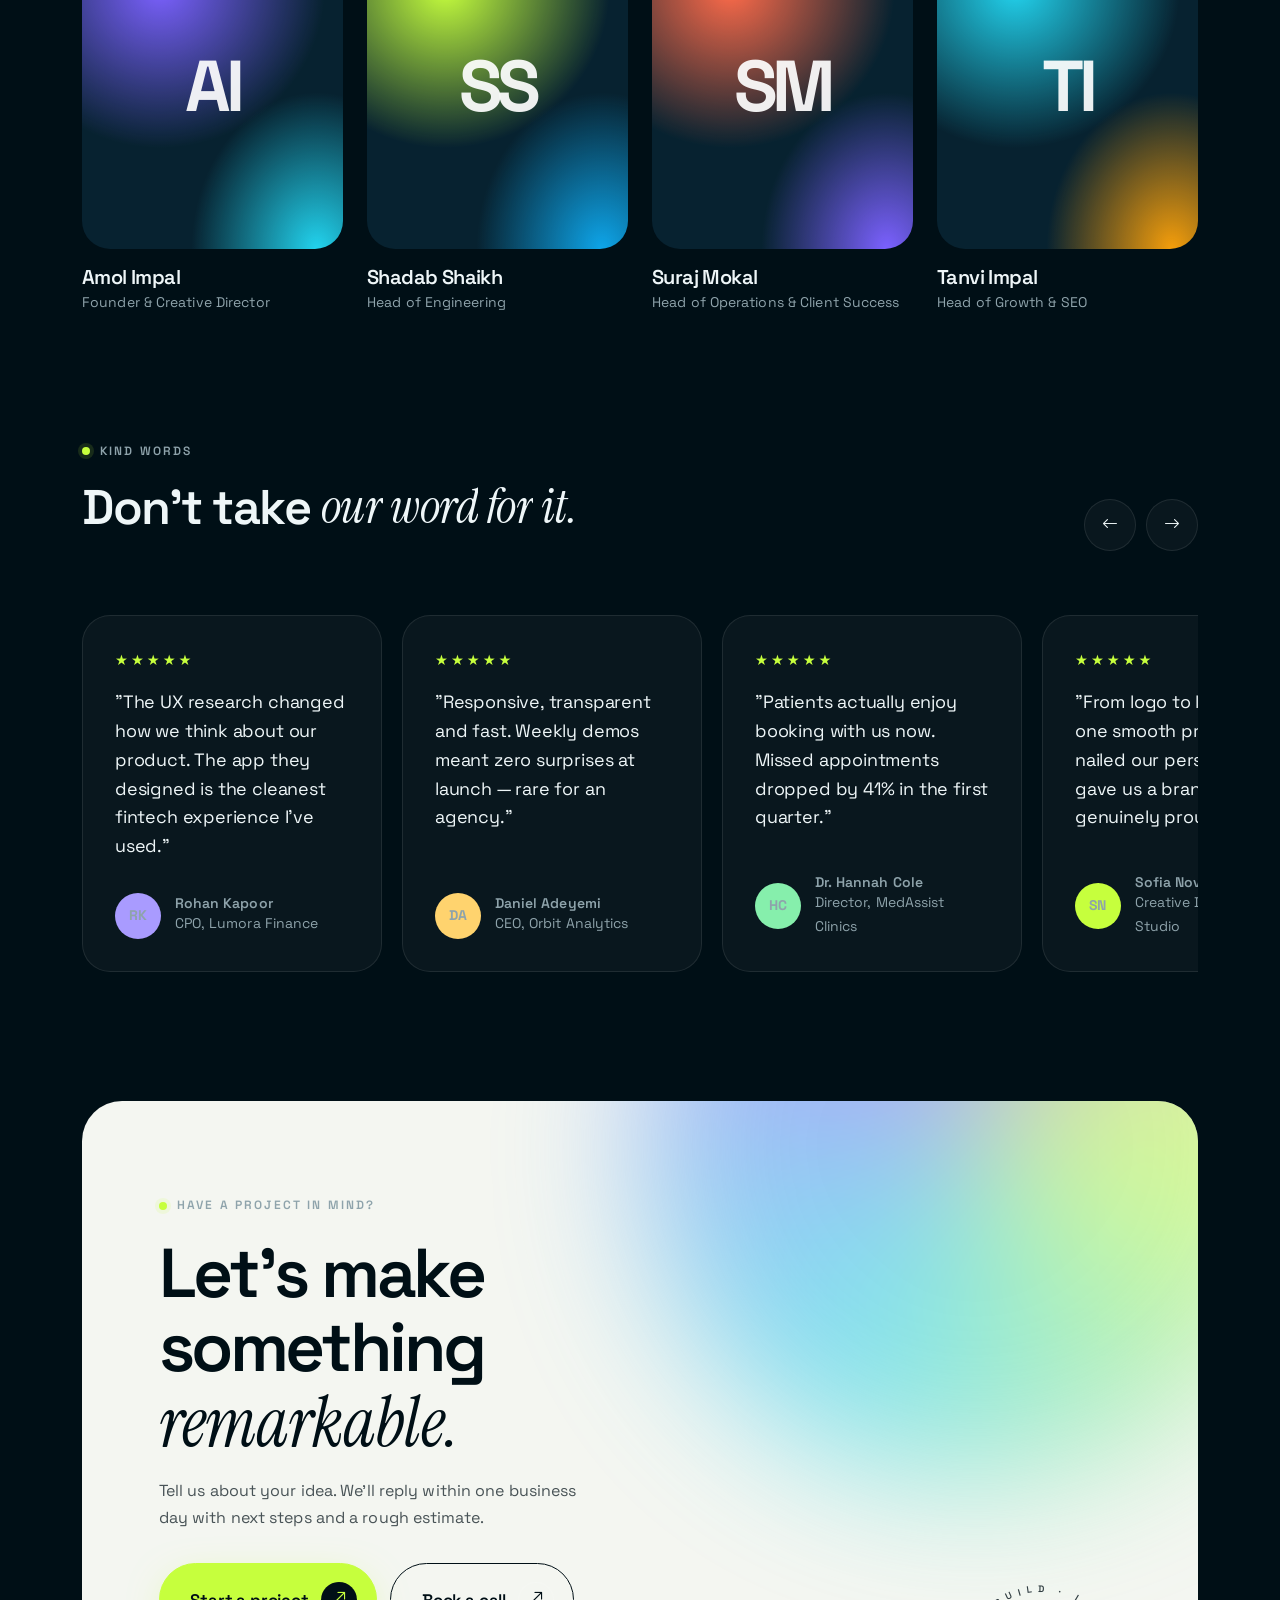
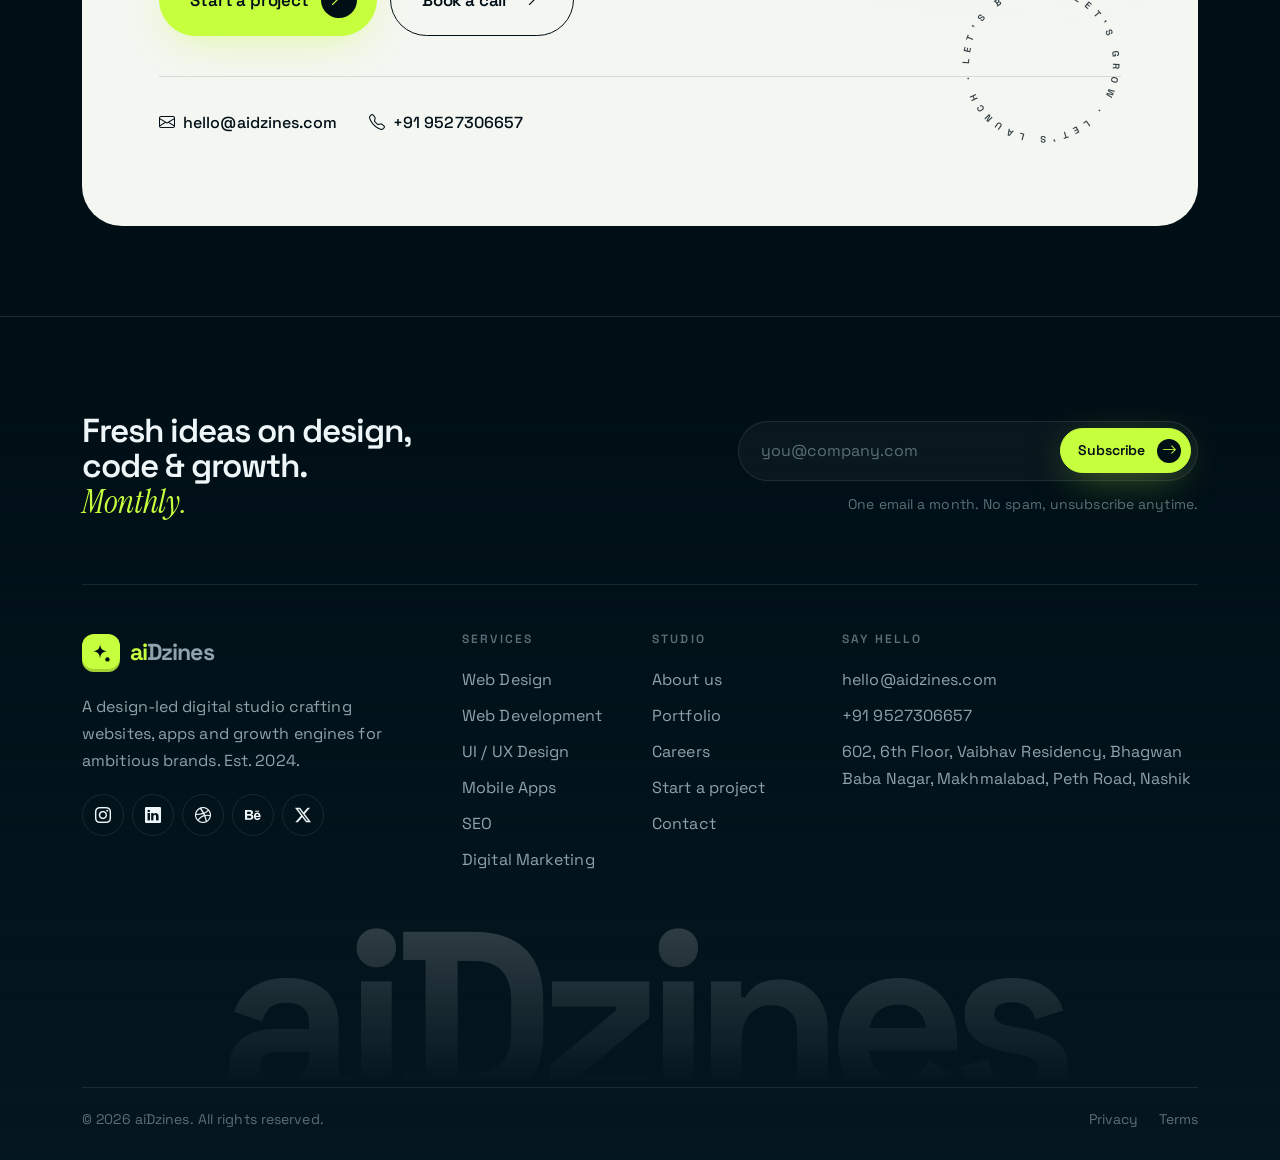
<file: about.html>
<!DOCTYPE html>
<html lang="en">

<head>
  <meta charset="utf-8" />
  <meta name="viewport" content="width=device-width, initial-scale=1" />
  <title>About — aiDzines | A Design-Led Digital Studio Since 2024</title>
  <meta name="description" content="Meet aiDzines: a design-led digital studio founded in 2024. Our story, values, team and the milestones that shaped us." />
  <meta name="theme-color" content="#000f16" />
  <meta property="og:title" content="About — aiDzines | A Design-Led Digital Studio Since 2024" />
  <meta property="og:description" content="Meet aiDzines: a design-led digital studio founded in 2024. Our story, values, team and the milestones that shaped us." />
  <meta property="og:type" content="website" />
  <link rel="icon" href="data:image/svg+xml,%3Csvg%20xmlns%3D%22http%3A%2F%2Fwww.w3.org%2F2000%2Fsvg%22%20viewBox%3D%220%200%2032%2032%22%3E%3Crect%20width%3D%2232%22%20height%3D%2232%22%20rx%3D%229%22%20fill%3D%22%23c6ff3d%22%2F%3E%3Cpath%20fill%3D%22%23000f16%22%20d%3D%22M14.5%205c.9%206.6%203.2%208.9%209.8%209.8-6.6.9-8.9%203.2-9.8%209.8-.9-6.6-3.2-8.9-9.8-9.8%206.6-.9%208.9-3.2%209.8-9.8z%22%2F%3E%3Ccircle%20cx%3D%2225%22%20cy%3D%2225%22%20r%3D%222.8%22%20fill%3D%22%23000f16%22%2F%3E%3C%2Fsvg%3E" />
  <script>
    document.documentElement.classList.add("hasJs");
  </script>
  <link rel="preconnect" href="https://fonts.googleapis.com" />
  <link rel="preconnect" href="https://fonts.gstatic.com" crossorigin />
  <link href="https://fonts.googleapis.com/css2?family=Instrument+Serif:ital@0;1&family=Space+Grotesk:wght@300..700&display=swap" rel="stylesheet" />
  <link href="https://cdn.jsdelivr.net/npm/bootstrap@5.3.3/dist/css/bootstrap.min.css" rel="stylesheet"
    integrity="sha384-QWTKZyjpPEjISv5WaRU9OFeRpok6YctnYmDr5pNlyT2bRjXh0JMhjY6hW+ALEwIH" crossorigin="anonymous" />
  <link href="https://cdn.jsdelivr.net/npm/bootstrap-icons@1.11.3/font/bootstrap-icons.min.css" rel="stylesheet" />
  <link rel="stylesheet" href="assets/styles/styles.css" />
</head>

<body>
  <a class="skipLink" href="#main">Skip to content</a>
  <div class="scrollProgress" aria-hidden="true"></div>
  <div class="pageBackdrop" aria-hidden="true"></div>
  <div class="noiseLayer" aria-hidden="true"></div>
  <div class="cursorGlow" aria-hidden="true"></div>

  <header class="siteHeader">
    <nav class="navbar navbar-expand-lg mainNav" aria-label="Main navigation">
      <div class="container">
        <div class="navShell">
          <a class="navbar-brand brandLogo" href="index.html" aria-label="aiDzines home">
            <span class="brandMark"><svg viewBox="0 0 24 24" aria-hidden="true"><path fill="currentColor" d="M11 2.5c.7 5.2 2.5 7 7.7 7.7-5.2.7-7 2.5-7.7 7.7-.7-5.2-2.5-7-7.7-7.7 5.2-.7 7-2.5 7.7-7.7z"/><circle cx="19" cy="19" r="2.4" fill="currentColor"/></svg></span>
            <span class="brandWord"><b>ai</b>Dzines</span>
          </a>
          <div class="navMobileTools">
            <button class="navbar-toggler" type="button" data-bs-toggle="collapse" data-bs-target="#mainNavMenu"
              aria-controls="mainNavMenu" aria-expanded="false" aria-label="Toggle navigation">
              <span class="togglerLine"></span><span class="togglerLine"></span><span class="togglerLine"></span>
            </button>
          </div>
          <div class="collapse navbar-collapse" id="mainNavMenu">
            <ul class="navbar-nav">
              <li class="nav-item"><a class="nav-link" href="index.html">Home</a></li>
              <li class="nav-item"><a class="nav-link active" aria-current="page" href="about.html">About</a></li>
              <li class="nav-item"><a class="nav-link" href="services.html">Services</a></li>
              <li class="nav-item"><a class="nav-link" href="portfolio.html">Portfolio</a></li>
              <li class="nav-item"><a class="nav-link" href="careers.html">Careers</a></li>
              <li class="nav-item"><a class="nav-link" href="contact.html">Contact</a></li>
            </ul>
            <div class="navActions">
              <a href="enquiry.html" class="btn btnPrimary btnSmall"><span class="btnLabel" data-text="Start a project"><span>Start a project</span></span><span class="btnIcon"><i class="bi bi-arrow-up-right"></i></span></a>
            </div>
          </div>
        </div>
      </div>
    </nav>
  </header>

  <main id="main">
    <section class="pageHero">
      <div class="blobField" aria-hidden="true">
        <span class="blob blobLime"></span>
        <span class="blob blobCyan"></span>
      </div>
      <div class="container">
        <nav class="breadcrumbTrail" aria-label="Breadcrumb" data-reveal="fade">
          <a href="index.html">Home</a><i class="bi bi-chevron-right"></i><span>About</span>
        </nav>
        <div class="row">
          <div class="col-lg-8">
            <span class="eyebrow" data-reveal="up">About aiDzines</span>
            <h1 data-split>Small team. <span class="serifItalic gradientText">Big ambition.</span></h1>
            <p class="leadText" data-reveal="up" data-delay="3">We started aiDzines in 2024 with a simple belief: great
              digital products come from designers, developers and marketers working as one team — not three
              separate vendors.</p>
          </div>
          <div class="col-lg-4">
            <div class="pageHeroMeta" data-reveal="up" data-delay="4">
              <div class="metaStat"><strong>2024</strong><span>Founded</span></div>
              <div class="metaStat"><strong><span data-count="20">20</span>+</strong><span>Team members</span></div>
            </div>
          </div>
        </div>
      </div>
    </section>

    <section class="storySection">
      <div class="container">
        <div class="row storyBlock">
          <div class="col-lg-6">
            <div class="aboutVisual" data-reveal="left" data-tilt>
              <div class="aboutSticker"><b>60+</b>launches</div>
              <div class="aboutBadge">
                <div><strong>9</strong><br /><span>Countries served</span></div>
                <i class="bi bi-globe-americas" aria-hidden="true"></i>
              </div>
            </div>
          </div>
          <div class="col-lg-6 storyText">
            <span class="eyebrow" data-reveal="up">Our story</span>
            <p class="storyQuote" data-reveal="up" data-delay="1">"We were tired of beautiful websites that didn't
              convert — and high-converting ones nobody remembered. So we built a studio that refuses to choose."</p>
            <p data-reveal="up" data-delay="2">aiDzines began as a two-person design and development team taking on
              projects for local startups. Word spread quickly. Within a year we'd added UI/UX specialists, mobile
              engineers and a growth team handling SEO and paid media.</p>
            <p data-reveal="up" data-delay="3">Today we're a remote-first studio of 20+ people helping founders,
              e-commerce brands and growing companies design, build and market digital products — with the same
              energy we had on day one.</p>
            <div class="storySign" data-reveal="up" data-delay="4">
              <div class="personChip">
                <span class="avatarBubble" style="--avatarBg:#c6ff3d">AD</span>
                <span><strong>Founding team</strong><span>aiDzines Studio</span></span>
              </div>
            </div>
          </div>
        </div>
      </div>
    </section>

    <section class="valuesSection">
      <div class="container">
        <div class="sectionHead isCentered">
          <span class="eyebrow" data-reveal="up">What drives us</span>
          <h2 data-split>Values we <span class="serifItalic">actually live by.</span></h2>
        </div>
        <div class="row">
          <div class="col-md-6 col-lg-3 valueCol" data-reveal="up">
            <div class="valueCard" data-spotlight>
              <span class="iconTile"><i class="bi bi-eye"></i></span>
              <h4>Radical clarity</h4>
              <p>Plain-English updates, honest timelines and shared dashboards. No jargon, no surprises.</p>
            </div>
          </div>
          <div class="col-md-6 col-lg-3 valueCol" data-reveal="up" data-delay="1">
            <div class="valueCard" data-spotlight>
              <span class="iconTile"><i class="bi bi-brush"></i></span>
              <h4>Craft obsessed</h4>
              <p>We sweat the details — spacing, motion, load time — because users feel them even if they can't name them.</p>
            </div>
          </div>
          <div class="col-md-6 col-lg-3 valueCol" data-reveal="up" data-delay="2">
            <div class="valueCard" data-spotlight>
              <span class="iconTile"><i class="bi bi-bar-chart-line"></i></span>
              <h4>Outcomes first</h4>
              <p>Every design decision ties back to a goal: more leads, more sales, happier users.</p>
            </div>
          </div>
          <div class="col-md-6 col-lg-3 valueCol" data-reveal="up" data-delay="3">
            <div class="valueCard" data-spotlight>
              <span class="iconTile"><i class="bi bi-people"></i></span>
              <h4>One team</h4>
              <p>Designers, developers and marketers in the same room — and you're in it too.</p>
            </div>
          </div>
        </div>
      </div>
    </section>

    <section class="timelineSection">
      <div class="container">
        <div class="row">
          <div class="col-lg-5">
            <div class="faqAside">
              <span class="eyebrow" data-reveal="up">Our journey</span>
              <h2 data-split>Milestones so <span class="serifItalic">far.</span></h2>
              <p data-reveal="up" data-delay="2">Two years in, and we're just getting started.</p>
            </div>
          </div>
          <div class="col-lg-7">
            <div class="timeline">
              <div class="timelineItem" data-reveal="up">
                <span class="timelineDate">JAN 2024</span>
                <h4>aiDzines is born</h4>
                <p>Two founders, two laptops and our first client — a local café that needed a website by Friday.</p>
              </div>
              <div class="timelineItem" data-reveal="up">
                <span class="timelineDate">JUN 2024</span>
                <h4>UI/UX &amp; branding practice</h4>
                <p>Dedicated product designers join, and we deliver our first full brand identity projects.</p>
              </div>
              <div class="timelineItem" data-reveal="up">
                <span class="timelineDate">JAN 2025</span>
                <h4>Mobile app team launches</h4>
                <p>Flutter and React Native engineers join. Our first app hits 50k downloads in its launch quarter.</p>
              </div>
              <div class="timelineItem" data-reveal="up">
                <span class="timelineDate">AUG 2025</span>
                <h4>Growth division: SEO &amp; marketing</h4>
                <p>We add SEO specialists and performance marketers to help clients grow after launch.</p>
              </div>
              <div class="timelineItem" data-reveal="up">
                <span class="timelineDate">2026</span>
                <h4>60+ projects, 9 countries</h4>
                <p>A remote-first team of 20+ serving startups and scale-ups across the globe.</p>
              </div>
            </div>
          </div>
        </div>
      </div>
    </section>

    <section class="teamSection">
      <div class="container">
        <div class="sectionHead isSplit">
          <div>
            <span class="eyebrow" data-reveal="up">The people</span>
            <h2 data-split>Meet the <span class="serifItalic">makers.</span></h2>
          </div>
          <div data-reveal="up" data-delay="2">
            <p>A multidisciplinary crew of designers, engineers and growth nerds.</p>
            <a href="careers.html" class="arrowLink">We're hiring <i class="bi bi-arrow-up-right"></i></a>
          </div>
        </div>
        <div class="row">
          <div class="col-6 col-lg-3" data-reveal="up">
            <div class="teamCard">
              <div class="teamPortrait" style="--c1:#7b61ff;--c2:#22d3ee">
                <span class="teamInitials">AI</span>
                <div class="teamSocial"><a href="#" aria-label="LinkedIn"><i class="bi bi-linkedin"></i></a><a href="#" aria-label="Dribbble"><i class="bi bi-dribbble"></i></a></div>
              </div>
              <h5>Amol Impal</h5>
              <p>Founder &amp; Creative Director</p>
            </div>
          </div>
          <div class="col-6 col-lg-3" data-reveal="up" data-delay="1">
            <div class="teamCard">
              <div class="teamPortrait" style="--c1:#c6ff3d;--c2:#0ea5e9">
                <span class="teamInitials">SS</span>
                <div class="teamSocial"><a href="#" aria-label="LinkedIn"><i class="bi bi-linkedin"></i></a><a href="#" aria-label="GitHub"><i class="bi bi-github"></i></a></div>
              </div>
              <h5>Shadab Shaikh</h5>
              <p>Head of Engineering</p>
            </div>
          </div>
          <div class="col-6 col-lg-3" data-reveal="up" data-delay="2">
            <div class="teamCard">
              <div class="teamPortrait" style="--c1:#ff6b4a;--c2:#7b61ff">
                <span class="teamInitials">SM</span>
                <div class="teamSocial"><a href="#" aria-label="LinkedIn"><i class="bi bi-linkedin"></i></a><a href="#" aria-label="Behance"><i class="bi bi-behance"></i></a></div>
              </div>
              <h5>Suraj Mokal</h5>
              <p>Head of Operations &amp; Client Success</p>
            </div>
          </div>
          <div class="col-6 col-lg-3" data-reveal="up" data-delay="3">
            <div class="teamCard">
              <div class="teamPortrait" style="--c1:#22d3ee;--c2:#f59e0b">
                <span class="teamInitials">TI</span>
                <div class="teamSocial"><a href="#" aria-label="LinkedIn"><i class="bi bi-linkedin"></i></a><a href="#" aria-label="X"><i class="bi bi-twitter-x"></i></a></div>
              </div>
              <h5>Tanvi Impal</h5>
              <p>Head of Growth &amp; SEO</p>
            </div>
          </div>
        </div>
      </div>
    </section>

    <section class="testimonialSection" data-slider>
      <div class="container">
        <div class="sectionHead isSplit">
          <div>
            <span class="eyebrow" data-reveal="up">Kind words</span>
            <h2 data-split>Don't take <span class="serifItalic">our word for it.</span></h2>
          </div>
          <div class="sliderControls" data-reveal="up" data-delay="2">
            <button type="button" data-slide="prev" aria-label="Previous testimonial"><i class="bi bi-arrow-left"></i></button>
            <button type="button" data-slide="next" aria-label="Next testimonial"><i class="bi bi-arrow-right"></i></button>
          </div>
        </div>
        <div class="testimonialTrack" data-reveal="up">
          <figure class="testimonialCard">
            <div>
              <div class="ratingStars" aria-label="5 out of 5 stars">★★★★★</div>
              <blockquote>"The UX research changed how we think about our product. The app they designed is the cleanest fintech experience I've used."</blockquote>
            </div>
            <figcaption class="personChip"><span class="avatarBubble" style="--avatarBg:#a99bff">RK</span><span><strong>Rohan Kapoor</strong><span>CPO, Lumora Finance</span></span></figcaption>
          </figure>
          <figure class="testimonialCard">
            <div>
              <div class="ratingStars" aria-label="5 out of 5 stars">★★★★★</div>
              <blockquote>"Responsive, transparent and fast. Weekly demos meant zero surprises at launch — rare for an agency."</blockquote>
            </div>
            <figcaption class="personChip"><span class="avatarBubble" style="--avatarBg:#ffd36e">DA</span><span><strong>Daniel Adeyemi</strong><span>CEO, Orbit Analytics</span></span></figcaption>
          </figure>
          <figure class="testimonialCard">
            <div>
              <div class="ratingStars" aria-label="5 out of 5 stars">★★★★★</div>
              <blockquote>"Patients actually enjoy booking with us now. Missed appointments dropped by 41% in the first quarter."</blockquote>
            </div>
            <figcaption class="personChip"><span class="avatarBubble" style="--avatarBg:#86efac">HC</span><span><strong>Dr. Hannah Cole</strong><span>Director, MedAssist Clinics</span></span></figcaption>
          </figure>
          <figure class="testimonialCard">
            <div>
              <div class="ratingStars" aria-label="5 out of 5 stars">★★★★★</div>
              <blockquote>"From logo to launch in one smooth process. They nailed our personality and gave us a brand we're genuinely proud of."</blockquote>
            </div>
            <figcaption class="personChip"><span class="avatarBubble" style="--avatarBg:#c6ff3d">SN</span><span><strong>Sofia Novak</strong><span>Creative Director, Kinfolk Studio</span></span></figcaption>
          </figure>
        </div>
      </div>
    </section>


    <section class="ctaBand">
      <div class="container">
        <div class="ctaPanel" data-reveal="scale">
          <div class="ctaOrb" aria-hidden="true"></div>
          <svg class="ctaRing" viewBox="0 0 200 200" aria-hidden="true">
            <defs><path id="ctaCircle" d="M100,100 m-80,0 a80,80 0 1,1 160,0 a80,80 0 1,1 -160,0" /></defs>
            <text><textPath href="#ctaCircle" textLength="500" lengthAdjust="spacing">Let's build · Let's grow · Let's launch ·&#160;</textPath></text>
          </svg>
          <span class="eyebrow">Have a project in mind?</span>
          <h2>Let's make something <span class="serifItalic">remarkable.</span></h2>
          <p>Tell us about your idea. We'll reply within one business day with next steps and a rough estimate.</p>
          <div class="btnGroupInline">
            <span data-magnetic><a href="enquiry.html" class="btn btnPrimary btnLarge"><span class="btnLabel" data-text="Start a project"><span>Start a project</span></span><span class="btnIcon"><i class="bi bi-arrow-up-right"></i></span></a></span>
            <a href="contact.html" class="btn btnGhost btnLarge"><span class="btnLabel" data-text="Book a call"><span>Book a call</span></span><span class="btnIcon"><i class="bi bi-arrow-up-right"></i></span></a>
          </div>
          <div class="ctaContacts">
            <a href="mailto:hello@aidzines.com"><i class="bi bi-envelope"></i> hello@aidzines.com</a>
            <a href="tel:+919527306657"><i class="bi bi-telephone"></i> +91 9527306657</a>
          </div>
        </div>
      </div>
    </section>


  </main>

  <footer class="siteFooter">
    <div class="container">
      <div class="footerTop">
        <div class="row">
          <div class="col-lg-6">
            <h3>Fresh ideas on design, code &amp; growth. <span class="serifItalic accentText">Monthly.</span></h3>
          </div>
          <div class="col-lg-6">
            <form class="footerNewsletter" novalidate>
              <label for="newsletterEmail" class="srOnly">Email address</label>
              <input id="newsletterEmail" type="email" placeholder="you@company.com" autocomplete="email" />
              <button type="submit" class="btn btnPrimary btnSmall"><span class="btnLabel" data-text="Subscribe"><span>Subscribe</span></span><span class="btnIcon"><i class="bi bi-arrow-right"></i></span></button>
            </form>
            <p class="footerNote">One email a month. No spam, unsubscribe anytime.</p>
          </div>
        </div>
      </div>

      <div class="footerLinks">
        <div class="row">
          <div class="col-lg-4 col-md-6 footerAbout">
            <a class="brandLogo" href="index.html" aria-label="aiDzines home">
              <span class="brandMark"><svg viewBox="0 0 24 24" aria-hidden="true"><path fill="currentColor" d="M11 2.5c.7 5.2 2.5 7 7.7 7.7-5.2.7-7 2.5-7.7 7.7-.7-5.2-2.5-7-7.7-7.7 5.2-.7 7-2.5 7.7-7.7z"/><circle cx="19" cy="19" r="2.4" fill="currentColor"/></svg></span>
              <span class="brandWord"><b>ai</b>Dzines</span>
            </a>
            <p>A design-led digital studio crafting websites, apps and growth engines for ambitious brands. Est. 2024.</p>
            <div class="socialList">
              <a href="#" aria-label="Instagram"><i class="bi bi-instagram"></i></a>
              <a href="#" aria-label="LinkedIn"><i class="bi bi-linkedin"></i></a>
              <a href="#" aria-label="Dribbble"><i class="bi bi-dribbble"></i></a>
              <a href="#" aria-label="Behance"><i class="bi bi-behance"></i></a>
              <a href="#" aria-label="X (Twitter)"><i class="bi bi-twitter-x"></i></a>
            </div>
          </div>
          <div class="col-lg-2 col-md-6 col-6">
            <h6>Services</h6>
            <ul>
              <li><a href="services.html#webDesign">Web Design</a></li>
              <li><a href="services.html#webDevelopment">Web Development</a></li>
              <li><a href="services.html#uiUx">UI / UX Design</a></li>
              <li><a href="services.html#mobileApps">Mobile Apps</a></li>
              <li><a href="services.html#seo">SEO</a></li>
              <li><a href="services.html#digitalMarketing">Digital Marketing</a></li>
            </ul>
          </div>
          <div class="col-lg-2 col-md-6 col-6">
            <h6>Studio</h6>
            <ul>
              <li><a href="about.html">About us</a></li>
              <li><a href="portfolio.html">Portfolio</a></li>
              <li><a href="careers.html">Careers</a></li>
              <li><a href="enquiry.html">Start a project</a></li>
              <li><a href="contact.html">Contact</a></li>
            </ul>
          </div>
          <div class="col-lg-4 col-md-6">
            <h6>Say hello</h6>
            <ul>
              <li><a href="mailto:hello@aidzines.com">hello@aidzines.com</a></li>
              <li><a href="tel:+919527306657">+91 9527306657</a></li>
              <li><span class="footerPlain">602, 6th Floor, Vaibhav Residency, Bhagwan Baba Nagar, Makhmalabad, Peth Road, Nashik</span></li>
            </ul>
          </div>
        </div>
      </div>
    </div>

    <div class="footerWordmark" aria-hidden="true">aiDzines</div>

    <div class="container">
      <div class="footerBottom">
        <p>&copy; <span data-year>2026</span> <a href="https://impalamol.github.io/aidzines/">aiDzines</a>. All rights reserved.</p>
        <div class="footerLegal">
          <a href="#">Privacy</a>
          <a href="#">Terms</a>
        </div>
      </div>
    </div>
  </footer>

  <a class="whatsappFab" href="https://wa.me/919527306657?text=Hi%20aiDzines%2C%20I%27d%20like%20to%20discuss%20a%20project." target="_blank" rel="noopener" aria-label="Chat with us on WhatsApp">
    <i class="bi bi-whatsapp"></i><span class="fabLabel">Chat with us</span>
  </a>
  <button class="backToTop" type="button" aria-label="Back to top"><i class="bi bi-arrow-up"></i></button>

  <script src="https://cdn.jsdelivr.net/npm/bootstrap@5.3.3/dist/js/bootstrap.bundle.min.js"
    integrity="sha384-YvpcrYf0tY3lHB60NNkmXc5s9fDVZLESaAA55NDzOxhy9GkcIdslK1eN7N6jIeHz"
    crossorigin="anonymous"></script>
  <script src="assets/js/main.js"></script>
</body>

</html>
</file>
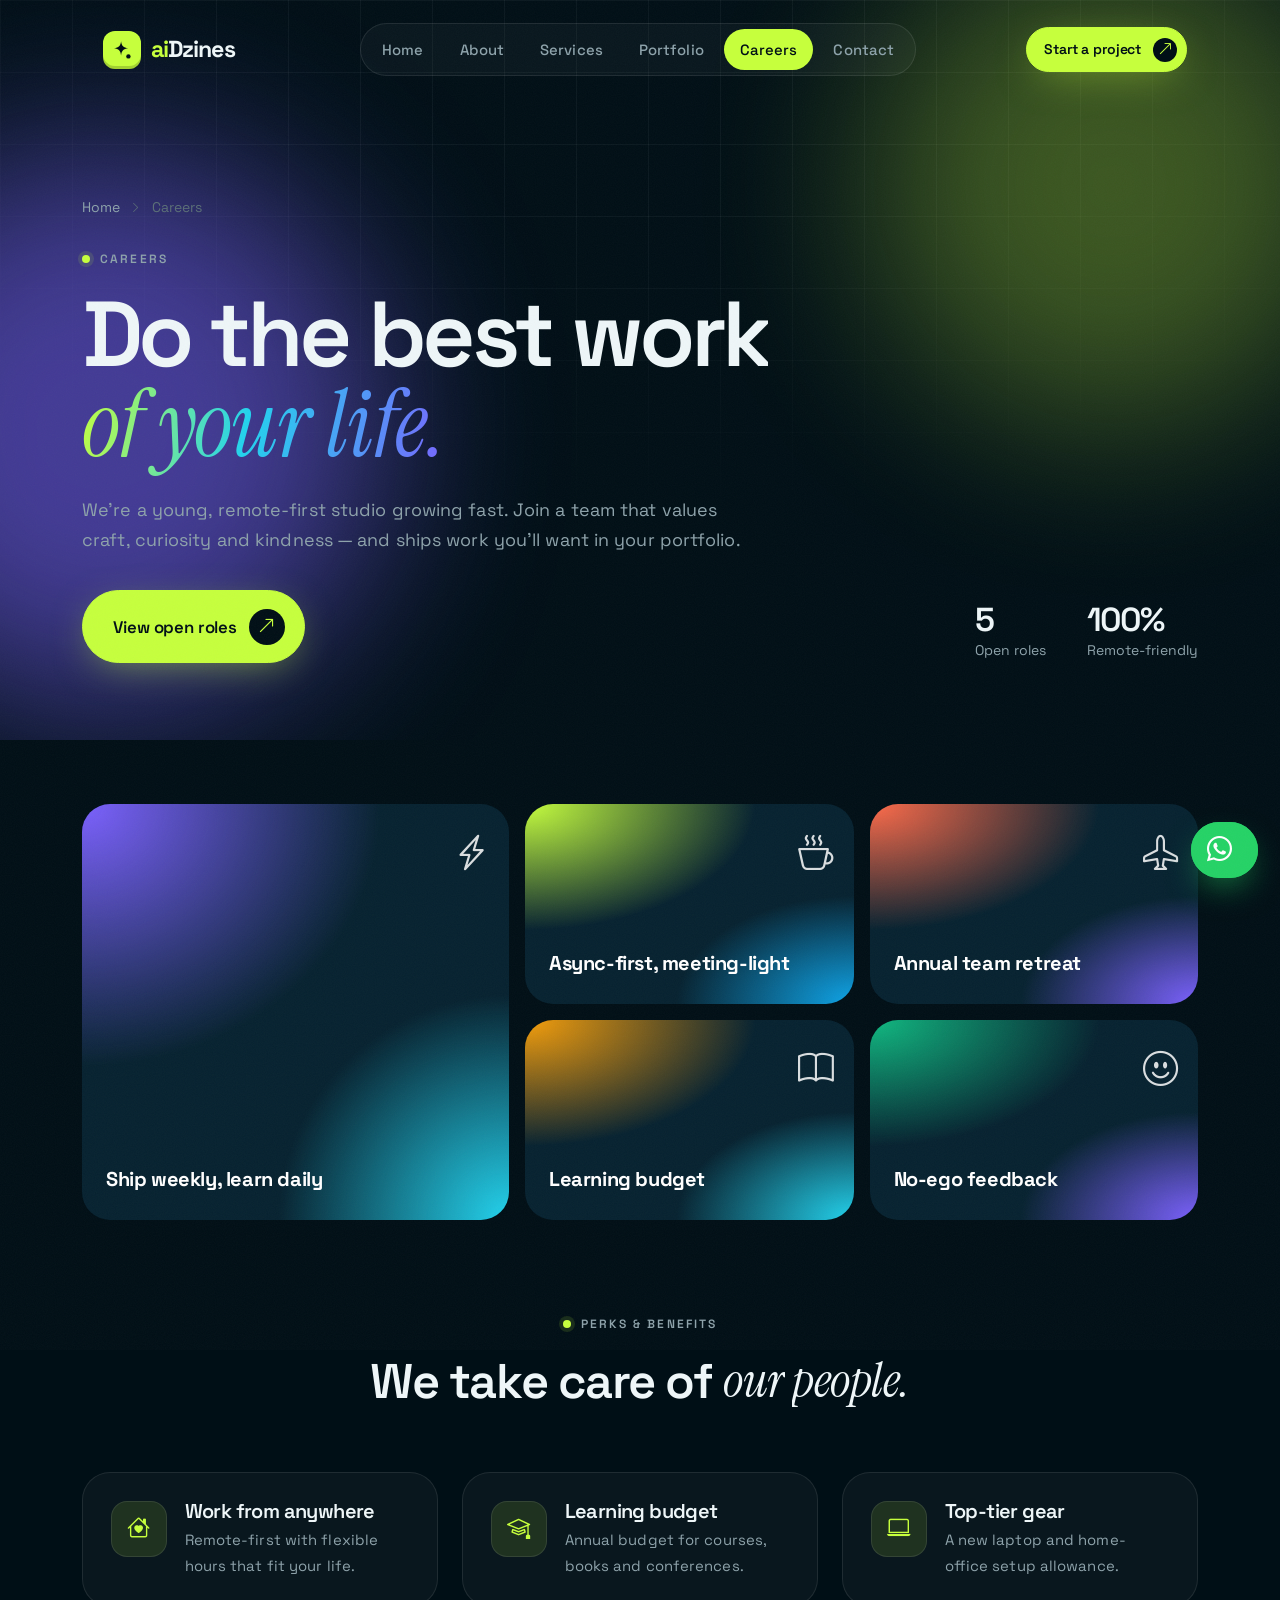
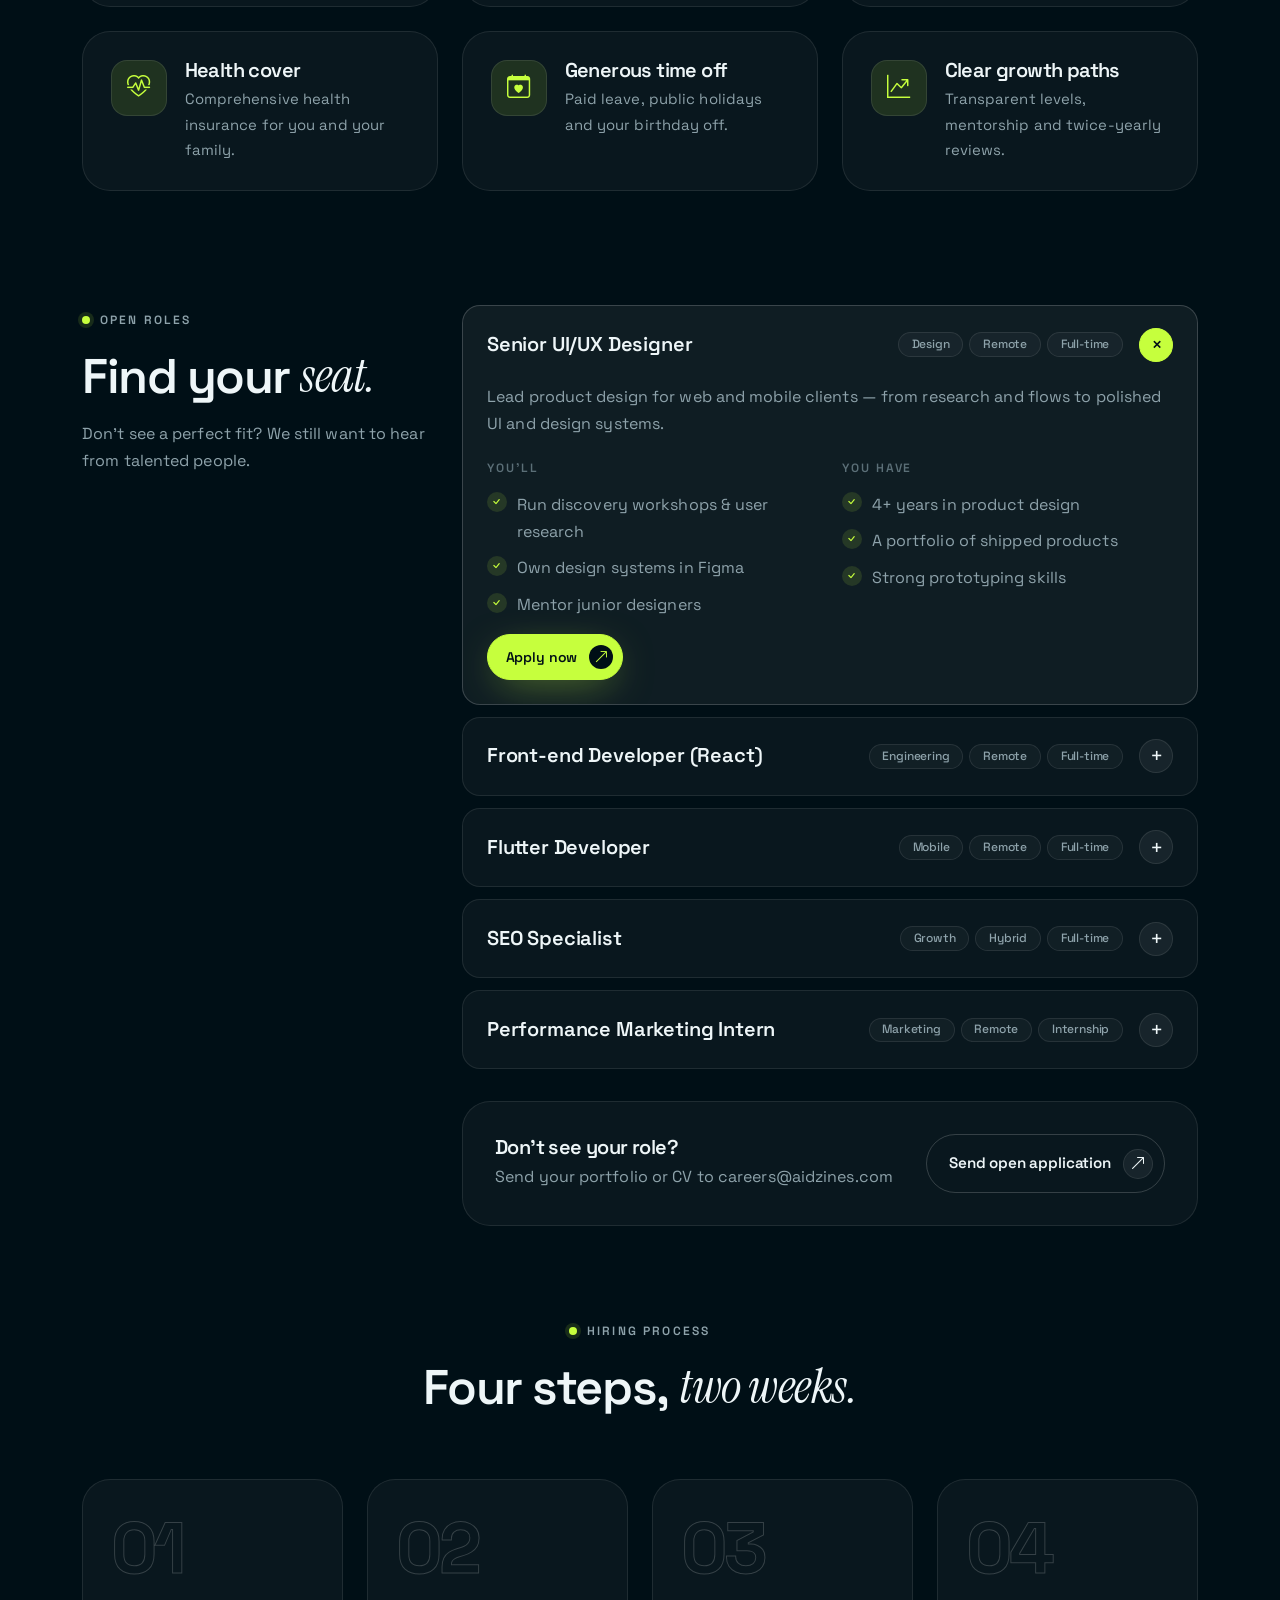
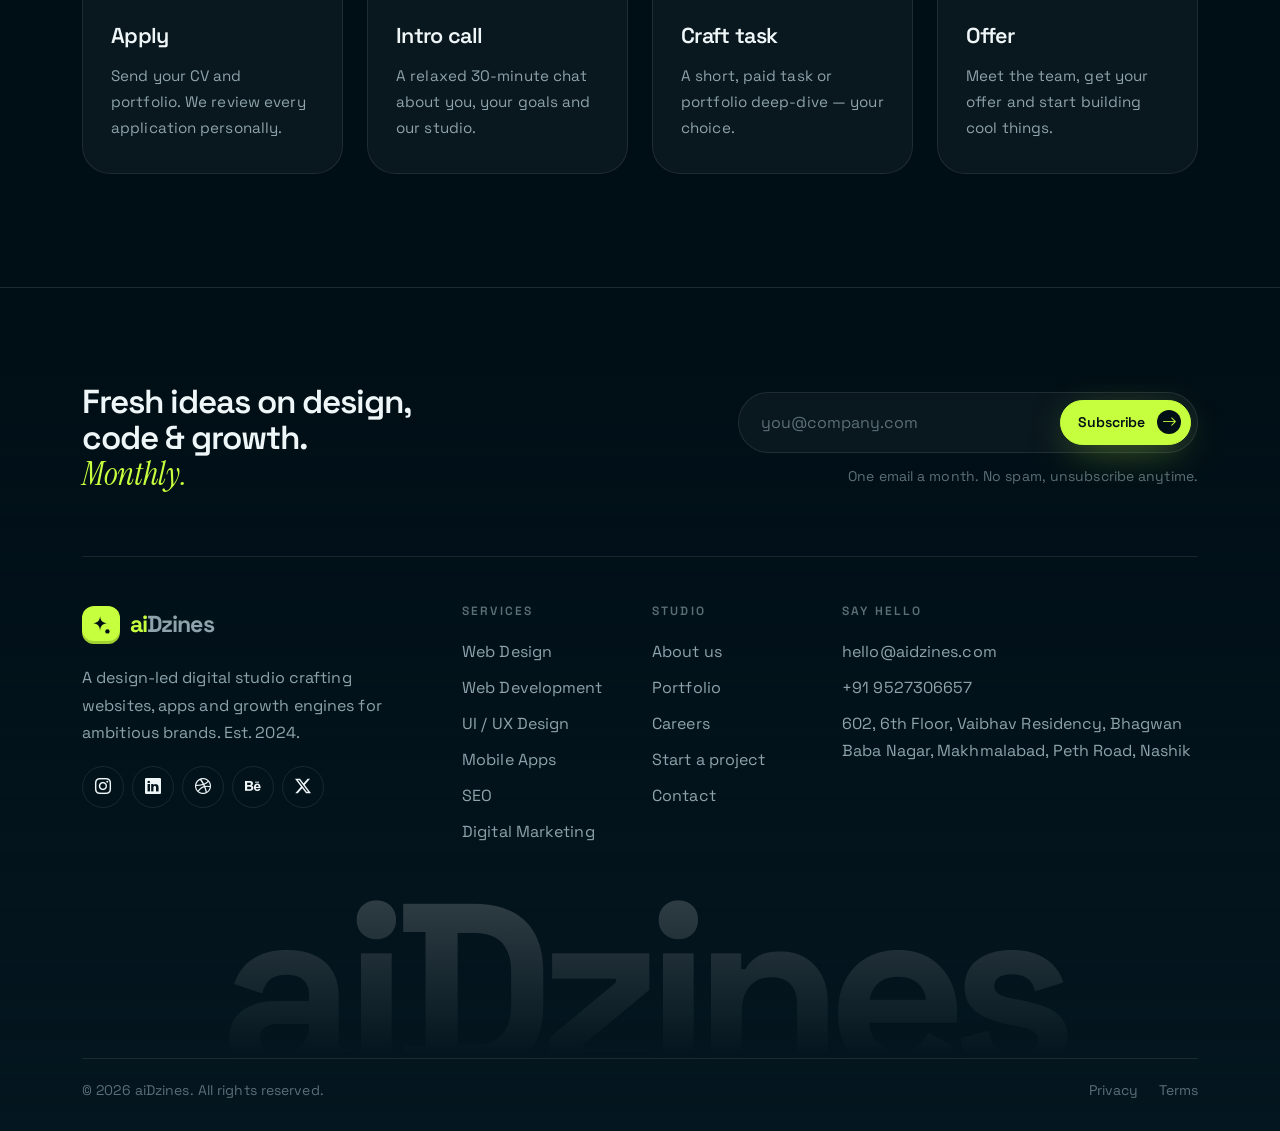
<file: careers.html>
<!DOCTYPE html>
<html lang="en">

<head>
  <meta charset="utf-8" />
  <meta name="viewport" content="width=device-width, initial-scale=1" />
  <title>Careers — aiDzines | Join Our Design & Engineering Team</title>
  <meta name="description" content="Join aiDzines. Open roles in UI/UX design, front-end and mobile development, SEO and digital marketing. Remote-first, design-led culture." />
  <meta name="theme-color" content="#000f16" />
  <meta property="og:title" content="Careers — aiDzines | Join Our Design & Engineering Team" />
  <meta property="og:description" content="Join aiDzines. Open roles in UI/UX design, front-end and mobile development, SEO and digital marketing. Remote-first, design-led culture." />
  <meta property="og:type" content="website" />
  <link rel="icon" href="data:image/svg+xml,%3Csvg%20xmlns%3D%22http%3A%2F%2Fwww.w3.org%2F2000%2Fsvg%22%20viewBox%3D%220%200%2032%2032%22%3E%3Crect%20width%3D%2232%22%20height%3D%2232%22%20rx%3D%229%22%20fill%3D%22%23c6ff3d%22%2F%3E%3Cpath%20fill%3D%22%23000f16%22%20d%3D%22M14.5%205c.9%206.6%203.2%208.9%209.8%209.8-6.6.9-8.9%203.2-9.8%209.8-.9-6.6-3.2-8.9-9.8-9.8%206.6-.9%208.9-3.2%209.8-9.8z%22%2F%3E%3Ccircle%20cx%3D%2225%22%20cy%3D%2225%22%20r%3D%222.8%22%20fill%3D%22%23000f16%22%2F%3E%3C%2Fsvg%3E" />
  <script>
    document.documentElement.classList.add("hasJs");
  </script>
  <link rel="preconnect" href="https://fonts.googleapis.com" />
  <link rel="preconnect" href="https://fonts.gstatic.com" crossorigin />
  <link href="https://fonts.googleapis.com/css2?family=Instrument+Serif:ital@0;1&family=Space+Grotesk:wght@300..700&display=swap" rel="stylesheet" />
  <link href="https://cdn.jsdelivr.net/npm/bootstrap@5.3.3/dist/css/bootstrap.min.css" rel="stylesheet"
    integrity="sha384-QWTKZyjpPEjISv5WaRU9OFeRpok6YctnYmDr5pNlyT2bRjXh0JMhjY6hW+ALEwIH" crossorigin="anonymous" />
  <link href="https://cdn.jsdelivr.net/npm/bootstrap-icons@1.11.3/font/bootstrap-icons.min.css" rel="stylesheet" />
  <link rel="stylesheet" href="assets/styles/styles.css" />
</head>

<body>
  <a class="skipLink" href="#main">Skip to content</a>
  <div class="scrollProgress" aria-hidden="true"></div>
  <div class="pageBackdrop" aria-hidden="true"></div>
  <div class="noiseLayer" aria-hidden="true"></div>
  <div class="cursorGlow" aria-hidden="true"></div>

  <header class="siteHeader">
    <nav class="navbar navbar-expand-lg mainNav" aria-label="Main navigation">
      <div class="container">
        <div class="navShell">
          <a class="navbar-brand brandLogo" href="index.html" aria-label="aiDzines home">
            <span class="brandMark"><svg viewBox="0 0 24 24" aria-hidden="true"><path fill="currentColor" d="M11 2.5c.7 5.2 2.5 7 7.7 7.7-5.2.7-7 2.5-7.7 7.7-.7-5.2-2.5-7-7.7-7.7 5.2-.7 7-2.5 7.7-7.7z"/><circle cx="19" cy="19" r="2.4" fill="currentColor"/></svg></span>
            <span class="brandWord"><b>ai</b>Dzines</span>
          </a>
          <div class="navMobileTools">
            <button class="navbar-toggler" type="button" data-bs-toggle="collapse" data-bs-target="#mainNavMenu"
              aria-controls="mainNavMenu" aria-expanded="false" aria-label="Toggle navigation">
              <span class="togglerLine"></span><span class="togglerLine"></span><span class="togglerLine"></span>
            </button>
          </div>
          <div class="collapse navbar-collapse" id="mainNavMenu">
            <ul class="navbar-nav">
              <li class="nav-item"><a class="nav-link" href="index.html">Home</a></li>
              <li class="nav-item"><a class="nav-link" href="about.html">About</a></li>
              <li class="nav-item"><a class="nav-link" href="services.html">Services</a></li>
              <li class="nav-item"><a class="nav-link" href="portfolio.html">Portfolio</a></li>
              <li class="nav-item"><a class="nav-link active" aria-current="page" href="careers.html">Careers</a></li>
              <li class="nav-item"><a class="nav-link" href="contact.html">Contact</a></li>
            </ul>
            <div class="navActions">
              <a href="enquiry.html" class="btn btnPrimary btnSmall"><span class="btnLabel" data-text="Start a project"><span>Start a project</span></span><span class="btnIcon"><i class="bi bi-arrow-up-right"></i></span></a>
            </div>
          </div>
        </div>
      </div>
    </nav>
  </header>

  <main id="main">
    <section class="pageHero">
      <div class="blobField" aria-hidden="true">
        <span class="blob blobViolet"></span>
        <span class="blob blobLime"></span>
      </div>
      <div class="container">
        <nav class="breadcrumbTrail" aria-label="Breadcrumb" data-reveal="fade">
          <a href="index.html">Home</a><i class="bi bi-chevron-right"></i><span>Careers</span>
        </nav>
        <div class="row">
          <div class="col-lg-8">
            <span class="eyebrow" data-reveal="up">Careers</span>
            <h1 data-split>Do the best work <span class="serifItalic gradientText">of your life.</span></h1>
            <p class="leadText" data-reveal="up" data-delay="3">We're a young, remote-first studio growing fast. Join a
              team that values craft, curiosity and kindness — and ships work you'll want in your portfolio.</p>
            <div class="btnGroupInline heroActions" data-reveal="up" data-delay="4">
              <a href="#openRoles" class="btn btnPrimary btnLarge"><span class="btnLabel" data-text="View open roles"><span>View open roles</span></span><span class="btnIcon"><i class="bi bi-arrow-up-right"></i></span></a>
            </div>
          </div>
          <div class="col-lg-4">
            <div class="pageHeroMeta" data-reveal="up" data-delay="4">
              <div class="metaStat"><strong>5</strong><span>Open roles</span></div>
              <div class="metaStat"><strong>100%</strong><span>Remote-friendly</span></div>
            </div>
          </div>
        </div>
      </div>
    </section>

    <section class="cultureSection">
      <div class="container">
        <div class="cultureStrip" data-reveal="up">
          <div class="cultureTile" style="--c1:#7b61ff;--c2:#22d3ee"><i class="bi bi-lightning-charge"></i><strong>Ship weekly, learn daily</strong></div>
          <div class="cultureTile" style="--c1:#c6ff3d;--c2:#0ea5e9"><i class="bi bi-cup-hot"></i><strong>Async-first, meeting-light</strong></div>
          <div class="cultureTile" style="--c1:#ff6b4a;--c2:#7b61ff"><i class="bi bi-airplane"></i><strong>Annual team retreat</strong></div>
          <div class="cultureTile" style="--c1:#f59e0b;--c2:#22d3ee"><i class="bi bi-book"></i><strong>Learning budget</strong></div>
          <div class="cultureTile" style="--c1:#10b981;--c2:#7b61ff"><i class="bi bi-emoji-smile"></i><strong>No-ego feedback</strong></div>
        </div>
      </div>
    </section>

    <section class="perksSection">
      <div class="container">
        <div class="sectionHead isCentered">
          <span class="eyebrow" data-reveal="up">Perks &amp; benefits</span>
          <h2 data-split>We take care of <span class="serifItalic">our people.</span></h2>
        </div>
        <div class="row">
          <div class="col-md-6 col-lg-4 perkCol" data-reveal="up">
            <div class="perkCard"><span class="iconTile"><i class="bi bi-house-heart"></i></span><div><h5>Work from anywhere</h5><p>Remote-first with flexible hours that fit your life.</p></div></div>
          </div>
          <div class="col-md-6 col-lg-4 perkCol" data-reveal="up" data-delay="1">
            <div class="perkCard"><span class="iconTile"><i class="bi bi-mortarboard"></i></span><div><h5>Learning budget</h5><p>Annual budget for courses, books and conferences.</p></div></div>
          </div>
          <div class="col-md-6 col-lg-4 perkCol" data-reveal="up" data-delay="2">
            <div class="perkCard"><span class="iconTile"><i class="bi bi-laptop"></i></span><div><h5>Top-tier gear</h5><p>A new laptop and home-office setup allowance.</p></div></div>
          </div>
          <div class="col-md-6 col-lg-4 perkCol" data-reveal="up">
            <div class="perkCard"><span class="iconTile"><i class="bi bi-heart-pulse"></i></span><div><h5>Health cover</h5><p>Comprehensive health insurance for you and your family.</p></div></div>
          </div>
          <div class="col-md-6 col-lg-4 perkCol" data-reveal="up" data-delay="1">
            <div class="perkCard"><span class="iconTile"><i class="bi bi-calendar-heart"></i></span><div><h5>Generous time off</h5><p>Paid leave, public holidays and your birthday off.</p></div></div>
          </div>
          <div class="col-md-6 col-lg-4 perkCol" data-reveal="up" data-delay="2">
            <div class="perkCard"><span class="iconTile"><i class="bi bi-graph-up-arrow"></i></span><div><h5>Clear growth paths</h5><p>Transparent levels, mentorship and twice-yearly reviews.</p></div></div>
          </div>
        </div>
      </div>
    </section>

    <section class="rolesSection" id="openRoles">
      <div class="container">
        <div class="row">
          <div class="col-lg-4">
            <div class="faqAside">
              <span class="eyebrow" data-reveal="up">Open roles</span>
              <h2 data-split>Find your <span class="serifItalic">seat.</span></h2>
              <p data-reveal="up" data-delay="2">Don't see a perfect fit? We still want to hear from talented people.</p>
            </div>
          </div>
          <div class="col-lg-8">
            <div class="accordion faqAccordion roleAccordion" id="rolesList" data-reveal="up">
              <div class="accordion-item">
                <h3 class="accordion-header">
                  <button class="accordion-button" type="button" data-bs-toggle="collapse" data-bs-target="#role1" aria-expanded="true" aria-controls="role1">
                    <span class="roleTitle">Senior UI/UX Designer</span>
                    <span class="roleMeta"><span class="tagPill">Design</span><span class="tagPill">Remote</span><span class="tagPill">Full-time</span></span>
                  </button>
                </h3>
                <div id="role1" class="accordion-collapse collapse show" data-bs-parent="#rolesList">
                  <div class="accordion-body">
                    <p>Lead product design for web and mobile clients — from research and flows to polished UI and design systems.</p>
                    <div class="row roleColumns">
                      <div class="col-md-6"><h6>You'll</h6><ul class="checkList"><li>Run discovery workshops &amp; user research</li><li>Own design systems in Figma</li><li>Mentor junior designers</li></ul></div>
                      <div class="col-md-6"><h6>You have</h6><ul class="checkList"><li>4+ years in product design</li><li>A portfolio of shipped products</li><li>Strong prototyping skills</li></ul></div>
                    </div>
                    <a href="mailto:careers@aidzines.com?subject=Senior%20UI%2FUX%20Designer" class="btn btnPrimary btnSmall"><span class="btnLabel" data-text="Apply now"><span>Apply now</span></span><span class="btnIcon"><i class="bi bi-arrow-up-right"></i></span></a>
                  </div>
                </div>
              </div>
              <div class="accordion-item">
                <h3 class="accordion-header">
                  <button class="accordion-button collapsed" type="button" data-bs-toggle="collapse" data-bs-target="#role2" aria-expanded="false" aria-controls="role2">
                    <span class="roleTitle">Front-end Developer (React)</span>
                    <span class="roleMeta"><span class="tagPill">Engineering</span><span class="tagPill">Remote</span><span class="tagPill">Full-time</span></span>
                  </button>
                </h3>
                <div id="role2" class="accordion-collapse collapse" data-bs-parent="#rolesList">
                  <div class="accordion-body">
                    <p>Turn ambitious designs into fast, accessible interfaces with React, Next.js and modern CSS.</p>
                    <div class="row roleColumns">
                      <div class="col-md-6"><h6>You'll</h6><ul class="checkList"><li>Build marketing sites &amp; web apps</li><li>Craft smooth animations</li><li>Own performance &amp; accessibility</li></ul></div>
                      <div class="col-md-6"><h6>You have</h6><ul class="checkList"><li>3+ years with React</li><li>Strong HTML, SCSS &amp; TypeScript</li><li>An eye for design detail</li></ul></div>
                    </div>
                    <a href="mailto:careers@aidzines.com?subject=Front-end%20Developer" class="btn btnPrimary btnSmall"><span class="btnLabel" data-text="Apply now"><span>Apply now</span></span><span class="btnIcon"><i class="bi bi-arrow-up-right"></i></span></a>
                  </div>
                </div>
              </div>
              <div class="accordion-item">
                <h3 class="accordion-header">
                  <button class="accordion-button collapsed" type="button" data-bs-toggle="collapse" data-bs-target="#role3" aria-expanded="false" aria-controls="role3">
                    <span class="roleTitle">Flutter Developer</span>
                    <span class="roleMeta"><span class="tagPill">Mobile</span><span class="tagPill">Remote</span><span class="tagPill">Full-time</span></span>
                  </button>
                </h3>
                <div id="role3" class="accordion-collapse collapse" data-bs-parent="#rolesList">
                  <div class="accordion-body">
                    <p>Build beautiful cross-platform apps and help shape our mobile engineering practice.</p>
                    <div class="row roleColumns">
                      <div class="col-md-6"><h6>You'll</h6><ul class="checkList"><li>Develop iOS &amp; Android apps</li><li>Integrate APIs &amp; Firebase</li><li>Publish to app stores</li></ul></div>
                      <div class="col-md-6"><h6>You have</h6><ul class="checkList"><li>2+ years with Flutter/Dart</li><li>Apps live in the stores</li><li>State management experience</li></ul></div>
                    </div>
                    <a href="mailto:careers@aidzines.com?subject=Flutter%20Developer" class="btn btnPrimary btnSmall"><span class="btnLabel" data-text="Apply now"><span>Apply now</span></span><span class="btnIcon"><i class="bi bi-arrow-up-right"></i></span></a>
                  </div>
                </div>
              </div>
              <div class="accordion-item">
                <h3 class="accordion-header">
                  <button class="accordion-button collapsed" type="button" data-bs-toggle="collapse" data-bs-target="#role4" aria-expanded="false" aria-controls="role4">
                    <span class="roleTitle">SEO Specialist</span>
                    <span class="roleMeta"><span class="tagPill">Growth</span><span class="tagPill">Hybrid</span><span class="tagPill">Full-time</span></span>
                  </button>
                </h3>
                <div id="role4" class="accordion-collapse collapse" data-bs-parent="#rolesList">
                  <div class="accordion-body">
                    <p>Plan and execute SEO strategies that grow organic traffic and leads for our clients.</p>
                    <div class="row roleColumns">
                      <div class="col-md-6"><h6>You'll</h6><ul class="checkList"><li>Run technical &amp; content audits</li><li>Build keyword strategies</li><li>Report results to clients</li></ul></div>
                      <div class="col-md-6"><h6>You have</h6><ul class="checkList"><li>2+ years in SEO</li><li>Ahrefs/Semrush expertise</li><li>Proven ranking case studies</li></ul></div>
                    </div>
                    <a href="mailto:careers@aidzines.com?subject=SEO%20Specialist" class="btn btnPrimary btnSmall"><span class="btnLabel" data-text="Apply now"><span>Apply now</span></span><span class="btnIcon"><i class="bi bi-arrow-up-right"></i></span></a>
                  </div>
                </div>
              </div>
              <div class="accordion-item">
                <h3 class="accordion-header">
                  <button class="accordion-button collapsed" type="button" data-bs-toggle="collapse" data-bs-target="#role5" aria-expanded="false" aria-controls="role5">
                    <span class="roleTitle">Performance Marketing Intern</span>
                    <span class="roleMeta"><span class="tagPill">Marketing</span><span class="tagPill">Remote</span><span class="tagPill">Internship</span></span>
                  </button>
                </h3>
                <div id="role5" class="accordion-collapse collapse" data-bs-parent="#rolesList">
                  <div class="accordion-body">
                    <p>Learn paid media hands-on — campaign setup, creative testing and reporting on real budgets.</p>
                    <div class="row roleColumns">
                      <div class="col-md-6"><h6>You'll</h6><ul class="checkList"><li>Support Meta &amp; Google campaigns</li><li>Analyse campaign data</li><li>Help produce ad creatives</li></ul></div>
                      <div class="col-md-6"><h6>You have</h6><ul class="checkList"><li>Curiosity about marketing</li><li>Comfort with spreadsheets</li><li>Clear written English</li></ul></div>
                    </div>
                    <a href="mailto:careers@aidzines.com?subject=Performance%20Marketing%20Intern" class="btn btnPrimary btnSmall"><span class="btnLabel" data-text="Apply now"><span>Apply now</span></span><span class="btnIcon"><i class="bi bi-arrow-up-right"></i></span></a>
                  </div>
                </div>
              </div>
            </div>

            <div class="applyNote" data-reveal="up">
              <div>
                <h5>Don't see your role?</h5>
                <p>Send your portfolio or CV to <a href="mailto:careers@aidzines.com">careers@aidzines.com</a></p>
              </div>
              <a href="mailto:careers@aidzines.com" class="btn btnGhost"><span class="btnLabel" data-text="Send open application"><span>Send open application</span></span><span class="btnIcon"><i class="bi bi-arrow-up-right"></i></span></a>
            </div>
          </div>
        </div>
      </div>
    </section>

    <section class="processSection">
      <div class="container">
        <div class="sectionHead isCentered">
          <span class="eyebrow" data-reveal="up">Hiring process</span>
          <h2 data-split>Four steps, <span class="serifItalic">two weeks.</span></h2>
        </div>
        <div class="row processGrid">
          <div class="col-md-6 col-lg-3 processCol" data-reveal="up"><div class="processStep"><div class="stepNumber">01</div><h4>Apply</h4><p>Send your CV and portfolio. We review every application personally.</p></div></div>
          <div class="col-md-6 col-lg-3 processCol" data-reveal="up" data-delay="1"><div class="processStep"><div class="stepNumber">02</div><h4>Intro call</h4><p>A relaxed 30-minute chat about you, your goals and our studio.</p></div></div>
          <div class="col-md-6 col-lg-3 processCol" data-reveal="up" data-delay="2"><div class="processStep"><div class="stepNumber">03</div><h4>Craft task</h4><p>A short, paid task or portfolio deep-dive — your choice.</p></div></div>
          <div class="col-md-6 col-lg-3 processCol" data-reveal="up" data-delay="3"><div class="processStep"><div class="stepNumber">04</div><h4>Offer</h4><p>Meet the team, get your offer and start building cool things.</p></div></div>
        </div>
      </div>
    </section>

  </main>

  <footer class="siteFooter">
    <div class="container">
      <div class="footerTop">
        <div class="row">
          <div class="col-lg-6">
            <h3>Fresh ideas on design, code &amp; growth. <span class="serifItalic accentText">Monthly.</span></h3>
          </div>
          <div class="col-lg-6">
            <form class="footerNewsletter" novalidate>
              <label for="newsletterEmail" class="srOnly">Email address</label>
              <input id="newsletterEmail" type="email" placeholder="you@company.com" autocomplete="email" />
              <button type="submit" class="btn btnPrimary btnSmall"><span class="btnLabel" data-text="Subscribe"><span>Subscribe</span></span><span class="btnIcon"><i class="bi bi-arrow-right"></i></span></button>
            </form>
            <p class="footerNote">One email a month. No spam, unsubscribe anytime.</p>
          </div>
        </div>
      </div>

      <div class="footerLinks">
        <div class="row">
          <div class="col-lg-4 col-md-6 footerAbout">
            <a class="brandLogo" href="index.html" aria-label="aiDzines home">
              <span class="brandMark"><svg viewBox="0 0 24 24" aria-hidden="true"><path fill="currentColor" d="M11 2.5c.7 5.2 2.5 7 7.7 7.7-5.2.7-7 2.5-7.7 7.7-.7-5.2-2.5-7-7.7-7.7 5.2-.7 7-2.5 7.7-7.7z"/><circle cx="19" cy="19" r="2.4" fill="currentColor"/></svg></span>
              <span class="brandWord"><b>ai</b>Dzines</span>
            </a>
            <p>A design-led digital studio crafting websites, apps and growth engines for ambitious brands. Est. 2024.</p>
            <div class="socialList">
              <a href="#" aria-label="Instagram"><i class="bi bi-instagram"></i></a>
              <a href="#" aria-label="LinkedIn"><i class="bi bi-linkedin"></i></a>
              <a href="#" aria-label="Dribbble"><i class="bi bi-dribbble"></i></a>
              <a href="#" aria-label="Behance"><i class="bi bi-behance"></i></a>
              <a href="#" aria-label="X (Twitter)"><i class="bi bi-twitter-x"></i></a>
            </div>
          </div>
          <div class="col-lg-2 col-md-6 col-6">
            <h6>Services</h6>
            <ul>
              <li><a href="services.html#webDesign">Web Design</a></li>
              <li><a href="services.html#webDevelopment">Web Development</a></li>
              <li><a href="services.html#uiUx">UI / UX Design</a></li>
              <li><a href="services.html#mobileApps">Mobile Apps</a></li>
              <li><a href="services.html#seo">SEO</a></li>
              <li><a href="services.html#digitalMarketing">Digital Marketing</a></li>
            </ul>
          </div>
          <div class="col-lg-2 col-md-6 col-6">
            <h6>Studio</h6>
            <ul>
              <li><a href="about.html">About us</a></li>
              <li><a href="portfolio.html">Portfolio</a></li>
              <li><a href="careers.html">Careers</a></li>
              <li><a href="enquiry.html">Start a project</a></li>
              <li><a href="contact.html">Contact</a></li>
            </ul>
          </div>
          <div class="col-lg-4 col-md-6">
            <h6>Say hello</h6>
            <ul>
              <li><a href="mailto:hello@aidzines.com">hello@aidzines.com</a></li>
              <li><a href="tel:+919527306657">+91 9527306657</a></li>
              <li><span class="footerPlain">602, 6th Floor, Vaibhav Residency, Bhagwan Baba Nagar, Makhmalabad, Peth Road, Nashik</span></li>
            </ul>
          </div>
        </div>
      </div>
    </div>

    <div class="footerWordmark" aria-hidden="true">aiDzines</div>

    <div class="container">
      <div class="footerBottom">
        <p>&copy; <span data-year>2026</span> <a href="https://impalamol.github.io/aidzines/">aiDzines</a>. All rights reserved.</p>
        <div class="footerLegal">
          <a href="#">Privacy</a>
          <a href="#">Terms</a>
        </div>
      </div>
    </div>
  </footer>

  <a class="whatsappFab" href="https://wa.me/919527306657?text=Hi%20aiDzines%2C%20I%27d%20like%20to%20discuss%20a%20project." target="_blank" rel="noopener" aria-label="Chat with us on WhatsApp">
    <i class="bi bi-whatsapp"></i><span class="fabLabel">Chat with us</span>
  </a>
  <button class="backToTop" type="button" aria-label="Back to top"><i class="bi bi-arrow-up"></i></button>

  <script src="https://cdn.jsdelivr.net/npm/bootstrap@5.3.3/dist/js/bootstrap.bundle.min.js"
    integrity="sha384-YvpcrYf0tY3lHB60NNkmXc5s9fDVZLESaAA55NDzOxhy9GkcIdslK1eN7N6jIeHz"
    crossorigin="anonymous"></script>
  <script src="assets/js/main.js"></script>
</body>

</html>
</file>
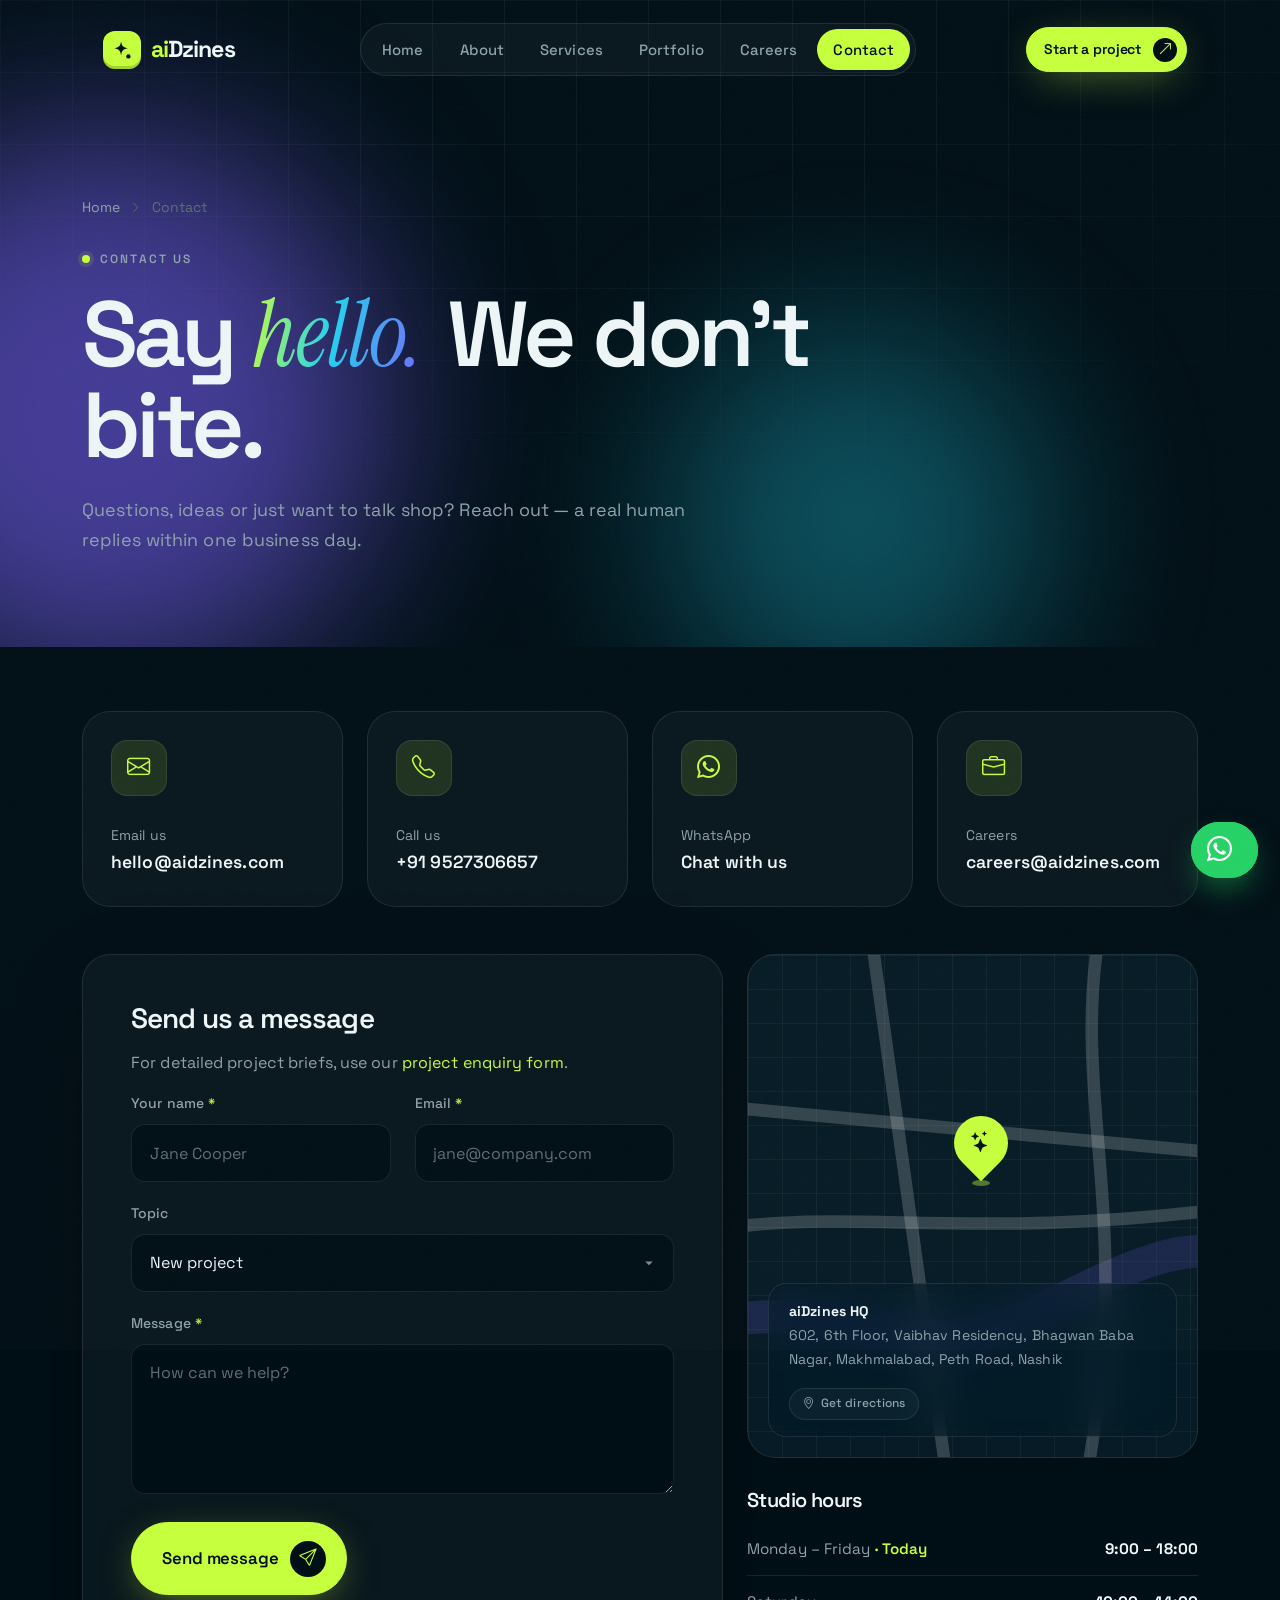
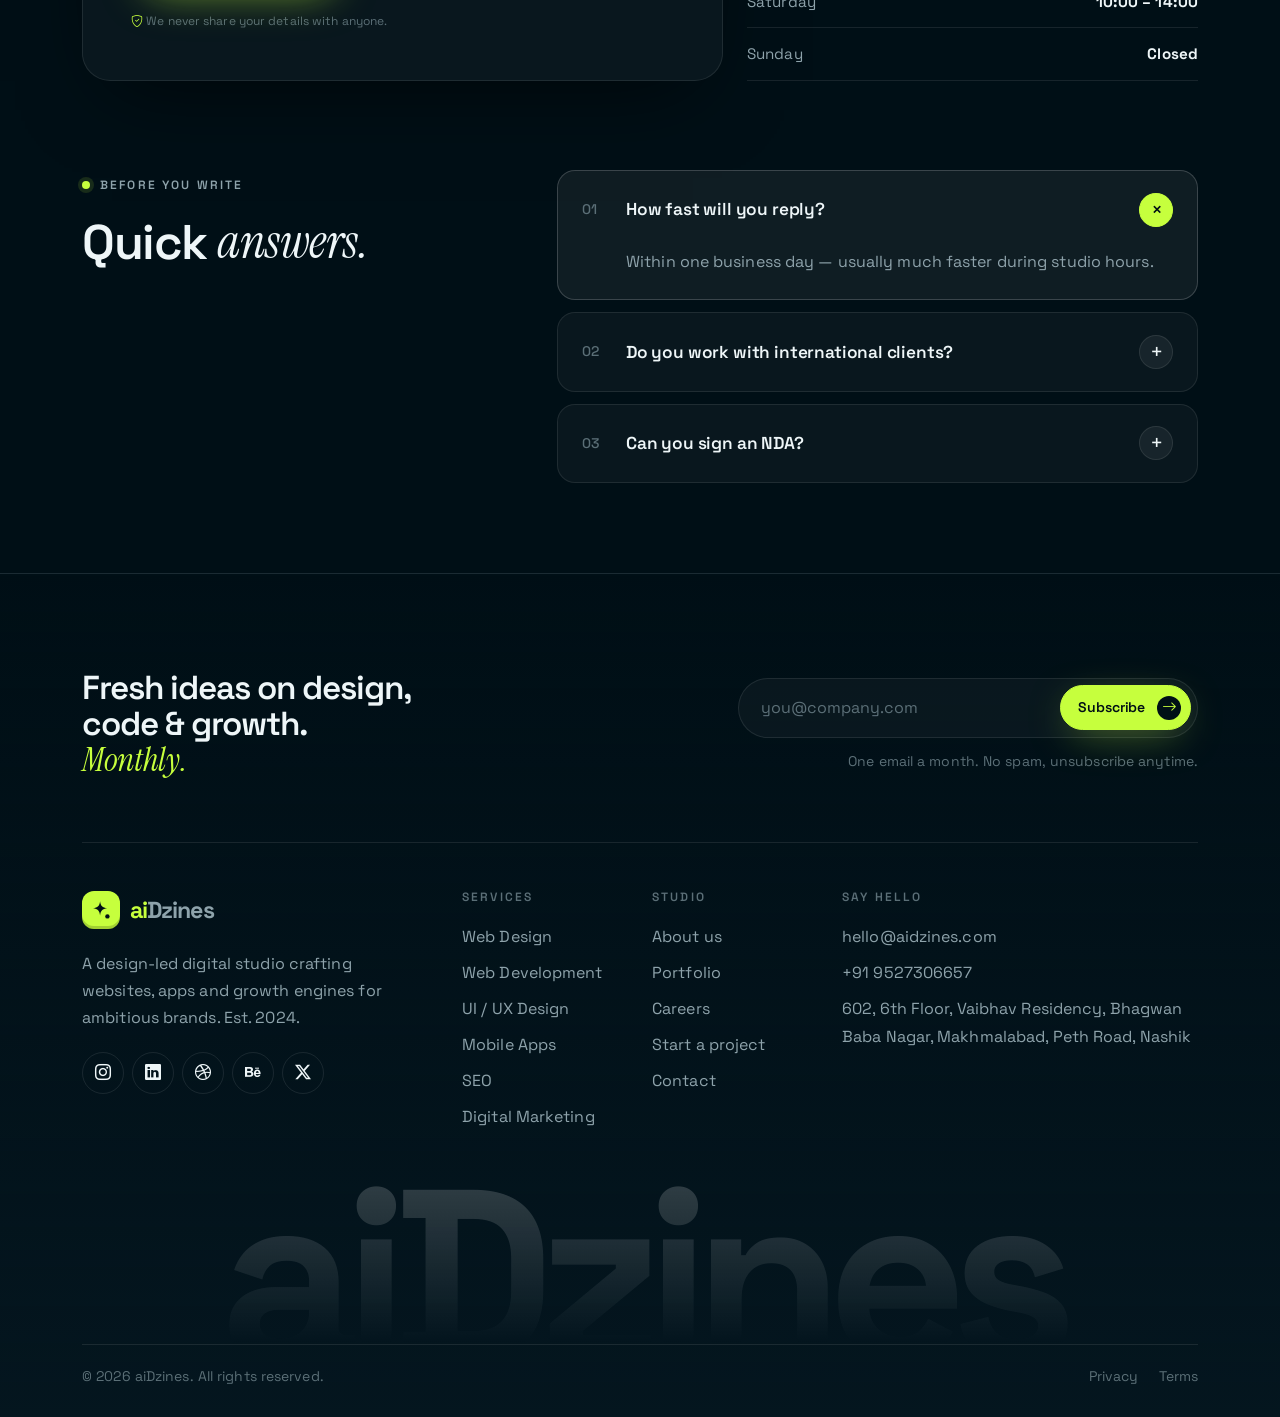
<file: contact.html>
<!DOCTYPE html>
<html lang="en">

<head>
  <meta charset="utf-8" />
  <meta name="viewport" content="width=device-width, initial-scale=1" />
  <title>Contact — aiDzines | Get in Touch</title>
  <meta name="description" content="Contact aiDzines for web design, development, UI/UX, mobile apps, SEO and digital marketing. Email, call or send us a message." />
  <meta name="theme-color" content="#000f16" />
  <meta property="og:title" content="Contact — aiDzines | Get in Touch" />
  <meta property="og:description" content="Contact aiDzines for web design, development, UI/UX, mobile apps, SEO and digital marketing. Email, call or send us a message." />
  <meta property="og:type" content="website" />
  <link rel="icon" href="data:image/svg+xml,%3Csvg%20xmlns%3D%22http%3A%2F%2Fwww.w3.org%2F2000%2Fsvg%22%20viewBox%3D%220%200%2032%2032%22%3E%3Crect%20width%3D%2232%22%20height%3D%2232%22%20rx%3D%229%22%20fill%3D%22%23c6ff3d%22%2F%3E%3Cpath%20fill%3D%22%23000f16%22%20d%3D%22M14.5%205c.9%206.6%203.2%208.9%209.8%209.8-6.6.9-8.9%203.2-9.8%209.8-.9-6.6-3.2-8.9-9.8-9.8%206.6-.9%208.9-3.2%209.8-9.8z%22%2F%3E%3Ccircle%20cx%3D%2225%22%20cy%3D%2225%22%20r%3D%222.8%22%20fill%3D%22%23000f16%22%2F%3E%3C%2Fsvg%3E" />
  <script>
    document.documentElement.classList.add("hasJs");
  </script>
  <link rel="preconnect" href="https://fonts.googleapis.com" />
  <link rel="preconnect" href="https://fonts.gstatic.com" crossorigin />
  <link href="https://fonts.googleapis.com/css2?family=Instrument+Serif:ital@0;1&family=Space+Grotesk:wght@300..700&display=swap" rel="stylesheet" />
  <link href="https://cdn.jsdelivr.net/npm/bootstrap@5.3.3/dist/css/bootstrap.min.css" rel="stylesheet"
    integrity="sha384-QWTKZyjpPEjISv5WaRU9OFeRpok6YctnYmDr5pNlyT2bRjXh0JMhjY6hW+ALEwIH" crossorigin="anonymous" />
  <link href="https://cdn.jsdelivr.net/npm/bootstrap-icons@1.11.3/font/bootstrap-icons.min.css" rel="stylesheet" />
  <link rel="stylesheet" href="assets/styles/styles.css" />
</head>

<body>
  <a class="skipLink" href="#main">Skip to content</a>
  <div class="scrollProgress" aria-hidden="true"></div>
  <div class="pageBackdrop" aria-hidden="true"></div>
  <div class="noiseLayer" aria-hidden="true"></div>
  <div class="cursorGlow" aria-hidden="true"></div>

  <header class="siteHeader">
    <nav class="navbar navbar-expand-lg mainNav" aria-label="Main navigation">
      <div class="container">
        <div class="navShell">
          <a class="navbar-brand brandLogo" href="index.html" aria-label="aiDzines home">
            <span class="brandMark"><svg viewBox="0 0 24 24" aria-hidden="true"><path fill="currentColor" d="M11 2.5c.7 5.2 2.5 7 7.7 7.7-5.2.7-7 2.5-7.7 7.7-.7-5.2-2.5-7-7.7-7.7 5.2-.7 7-2.5 7.7-7.7z"/><circle cx="19" cy="19" r="2.4" fill="currentColor"/></svg></span>
            <span class="brandWord"><b>ai</b>Dzines</span>
          </a>
          <div class="navMobileTools">
            <button class="navbar-toggler" type="button" data-bs-toggle="collapse" data-bs-target="#mainNavMenu"
              aria-controls="mainNavMenu" aria-expanded="false" aria-label="Toggle navigation">
              <span class="togglerLine"></span><span class="togglerLine"></span><span class="togglerLine"></span>
            </button>
          </div>
          <div class="collapse navbar-collapse" id="mainNavMenu">
            <ul class="navbar-nav">
              <li class="nav-item"><a class="nav-link" href="index.html">Home</a></li>
              <li class="nav-item"><a class="nav-link" href="about.html">About</a></li>
              <li class="nav-item"><a class="nav-link" href="services.html">Services</a></li>
              <li class="nav-item"><a class="nav-link" href="portfolio.html">Portfolio</a></li>
              <li class="nav-item"><a class="nav-link" href="careers.html">Careers</a></li>
              <li class="nav-item"><a class="nav-link active" aria-current="page" href="contact.html">Contact</a></li>
            </ul>
            <div class="navActions">
              <a href="enquiry.html" class="btn btnPrimary btnSmall"><span class="btnLabel" data-text="Start a project"><span>Start a project</span></span><span class="btnIcon"><i class="bi bi-arrow-up-right"></i></span></a>
            </div>
          </div>
        </div>
      </div>
    </nav>
  </header>

  <main id="main">
    <section class="pageHero">
      <div class="blobField" aria-hidden="true">
        <span class="blob blobCyan"></span>
        <span class="blob blobViolet"></span>
      </div>
      <div class="container">
        <nav class="breadcrumbTrail" aria-label="Breadcrumb" data-reveal="fade">
          <a href="index.html">Home</a><i class="bi bi-chevron-right"></i><span>Contact</span>
        </nav>
        <div class="row">
          <div class="col-lg-8">
            <span class="eyebrow" data-reveal="up">Contact us</span>
            <h1 data-split>Say <span class="serifItalic gradientText">hello.</span> We don't bite.</h1>
            <p class="leadText" data-reveal="up" data-delay="3">Questions, ideas or just want to talk shop? Reach out —
              a real human replies within one business day.</p>
          </div>
        </div>
      </div>
    </section>

    <section class="contactCardsSection">
      <div class="container">
        <div class="row">
          <div class="col-md-6 col-lg-3 contactCol" data-reveal="up">
            <a href="mailto:hello@aidzines.com" class="contactCard" data-spotlight>
              <span class="iconTile"><i class="bi bi-envelope"></i></span>
              <span>Email us</span><strong>hello@aidzines.com</strong>
            </a>
          </div>
          <div class="col-md-6 col-lg-3 contactCol" data-reveal="up" data-delay="1">
            <a href="tel:+919527306657" class="contactCard" data-spotlight>
              <span class="iconTile"><i class="bi bi-telephone"></i></span>
              <span>Call us</span><strong>+91 9527306657</strong>
            </a>
          </div>
          <div class="col-md-6 col-lg-3 contactCol" data-reveal="up" data-delay="2">
            <a href="https://wa.me/919527306657" class="contactCard" data-spotlight target="_blank" rel="noopener">
              <span class="iconTile"><i class="bi bi-whatsapp"></i></span>
              <span>WhatsApp</span><strong>Chat with us</strong>
            </a>
          </div>
          <div class="col-md-6 col-lg-3 contactCol" data-reveal="up" data-delay="3">
            <a href="careers.html" class="contactCard" data-spotlight>
              <span class="iconTile"><i class="bi bi-briefcase"></i></span>
              <span>Careers</span><strong>careers@aidzines.com</strong>
            </a>
          </div>
        </div>
      </div>
    </section>

    <section class="contactFormSection">
      <div class="container">
        <div class="row">
          <div class="col-lg-7 contactFormCol">
            <div class="formPanel" data-reveal="up">
              <form id="contactForm" novalidate>
                <h3>Send us a message</h3>
                <p>For detailed project briefs, use our <a href="enquiry.html" class="accentText">project enquiry form</a>.</p>
                <div class="row">
                  <div class="col-md-6">
                    <div class="fieldGroup">
                      <label for="contactName">Your name <span class="requiredMark">*</span></label>
                      <input class="fieldInput" type="text" id="contactName" name="name" required autocomplete="name" placeholder="Jane Cooper" />
                      <span class="fieldError">Please enter your name.</span>
                    </div>
                  </div>
                  <div class="col-md-6">
                    <div class="fieldGroup">
                      <label for="contactEmail">Email <span class="requiredMark">*</span></label>
                      <input class="fieldInput" type="email" id="contactEmail" name="email" required autocomplete="email" placeholder="jane@company.com" />
                      <span class="fieldError">Please enter a valid email.</span>
                    </div>
                  </div>
                  <div class="col-12">
                    <div class="fieldGroup">
                      <label for="contactTopic">Topic</label>
                      <select class="fieldInput" id="contactTopic" name="topic">
                        <option>New project</option>
                        <option>Partnership</option>
                        <option>Support for an existing project</option>
                        <option>Careers</option>
                        <option>Something else</option>
                      </select>
                    </div>
                  </div>
                  <div class="col-12">
                    <div class="fieldGroup">
                      <label for="contactMessage">Message <span class="requiredMark">*</span></label>
                      <textarea class="fieldInput" id="contactMessage" name="message" required minlength="10" placeholder="How can we help?"></textarea>
                      <span class="fieldError">Please write a short message (10+ characters).</span>
                    </div>
                  </div>
                </div>
                <button type="submit" class="btn btnPrimary btnLarge"><span class="btnLabel" data-text="Send message"><span>Send message</span></span><span class="btnIcon"><i class="bi bi-send"></i></span></button>
                <p class="formFootnote"><i class="bi bi-shield-check"></i> We never share your details with anyone.</p>
              </form>
              <div class="formSuccess" id="contactSuccess" tabindex="-1" role="status">
                <div class="successIcon"><i class="bi bi-check-lg"></i></div>
                <h3>Message sent, <span class="successName">friend</span>!</h3>
                <p>Thanks for reaching out. We'll get back to you within one business day.</p>
              </div>
            </div>
          </div>
          <div class="col-lg-5 contactMapCol">
            <div class="mapPanel" data-reveal="right">
              <svg class="mapRoads" viewBox="0 0 400 400" preserveAspectRatio="xMidYMid slice" aria-hidden="true">
                <path class="mapRiver" d="M-20 300 C 80 260, 140 340, 240 290 S 380 220, 440 250" />
                <path d="M-10 120 L 420 160" />
                <path d="M120 -10 L 180 420" />
                <path d="M300 -10 C 280 120, 330 220, 290 420" />
                <path d="M-10 220 C 100 200, 200 230, 420 200" />
              </svg>
              <div class="mapPin"><span class="pinHead"><i class="bi bi-stars"></i></span><span class="pinPulse"></span></div>
              <div class="mapLabel">
                <p><strong>aiDzines HQ</strong>602, 6th Floor, Vaibhav Residency, Bhagwan Baba Nagar, Makhmalabad, Peth Road, Nashik</p>
                <a class="tagPill" href="https://www.google.com/maps/search/?api=1&amp;query=Vaibhav+Residency+Bhagwan+Baba+Nagar+Makhmalabad+Peth+Road+Nashik" target="_blank" rel="noopener"><i class="bi bi-geo-alt"></i> Get directions</a>
              </div>
            </div>
            <div class="hoursBlock" data-reveal="up">
              <h5>Studio hours</h5>
              <ul class="hoursList">
                <li data-days="1 2 3 4 5"><span>Monday – Friday</span><strong>9:00 – 18:00</strong></li>
                <li data-days="6"><span>Saturday</span><strong>10:00 – 14:00</strong></li>
                <li data-days="0"><span>Sunday</span><strong>Closed</strong></li>
              </ul>
            </div>
          </div>
        </div>
      </div>
    </section>

    <section class="faqSection">
      <div class="container">
        <div class="row">
          <div class="col-lg-5 contactMapCol">
            <div class="faqAside">
              <span class="eyebrow" data-reveal="up">Before you write</span>
              <h2 data-split>Quick <span class="serifItalic">answers.</span></h2>
            </div>
          </div>
          <div class="col-lg-7">
            <div class="accordion faqAccordion" id="contactFaq" data-reveal="up">
              <div class="accordion-item">
                <h3 class="accordion-header">
                  <button class="accordion-button" type="button" data-bs-toggle="collapse" data-bs-target="#cFaq1" aria-expanded="true" aria-controls="cFaq1">
                    <span class="faqIndex">01</span> How fast will you reply?
                  </button>
                </h3>
                <div id="cFaq1" class="accordion-collapse collapse show" data-bs-parent="#contactFaq">
                  <div class="accordion-body"><p>Within one business day — usually much faster during studio hours.</p></div>
                </div>
              </div>
              <div class="accordion-item">
                <h3 class="accordion-header">
                  <button class="accordion-button collapsed" type="button" data-bs-toggle="collapse" data-bs-target="#cFaq2" aria-expanded="false" aria-controls="cFaq2">
                    <span class="faqIndex">02</span> Do you work with international clients?
                  </button>
                </h3>
                <div id="cFaq2" class="accordion-collapse collapse" data-bs-parent="#contactFaq">
                  <div class="accordion-body"><p>Yes — we've worked with clients in 9 countries and schedule calls across time zones.</p></div>
                </div>
              </div>
              <div class="accordion-item">
                <h3 class="accordion-header">
                  <button class="accordion-button collapsed" type="button" data-bs-toggle="collapse" data-bs-target="#cFaq3" aria-expanded="false" aria-controls="cFaq3">
                    <span class="faqIndex">03</span> Can you sign an NDA?
                  </button>
                </h3>
                <div id="cFaq3" class="accordion-collapse collapse" data-bs-parent="#contactFaq">
                  <div class="accordion-body"><p>Of course. Mention it in your message and we'll send one over before you share details.</p></div>
                </div>
              </div>
            </div>
          </div>
        </div>
      </div>
    </section>

  </main>

  <footer class="siteFooter">
    <div class="container">
      <div class="footerTop">
        <div class="row">
          <div class="col-lg-6">
            <h3>Fresh ideas on design, code &amp; growth. <span class="serifItalic accentText">Monthly.</span></h3>
          </div>
          <div class="col-lg-6">
            <form class="footerNewsletter" novalidate>
              <label for="newsletterEmail" class="srOnly">Email address</label>
              <input id="newsletterEmail" type="email" placeholder="you@company.com" autocomplete="email" />
              <button type="submit" class="btn btnPrimary btnSmall"><span class="btnLabel" data-text="Subscribe"><span>Subscribe</span></span><span class="btnIcon"><i class="bi bi-arrow-right"></i></span></button>
            </form>
            <p class="footerNote">One email a month. No spam, unsubscribe anytime.</p>
          </div>
        </div>
      </div>

      <div class="footerLinks">
        <div class="row">
          <div class="col-lg-4 col-md-6 footerAbout">
            <a class="brandLogo" href="index.html" aria-label="aiDzines home">
              <span class="brandMark"><svg viewBox="0 0 24 24" aria-hidden="true"><path fill="currentColor" d="M11 2.5c.7 5.2 2.5 7 7.7 7.7-5.2.7-7 2.5-7.7 7.7-.7-5.2-2.5-7-7.7-7.7 5.2-.7 7-2.5 7.7-7.7z"/><circle cx="19" cy="19" r="2.4" fill="currentColor"/></svg></span>
              <span class="brandWord"><b>ai</b>Dzines</span>
            </a>
            <p>A design-led digital studio crafting websites, apps and growth engines for ambitious brands. Est. 2024.</p>
            <div class="socialList">
              <a href="#" aria-label="Instagram"><i class="bi bi-instagram"></i></a>
              <a href="#" aria-label="LinkedIn"><i class="bi bi-linkedin"></i></a>
              <a href="#" aria-label="Dribbble"><i class="bi bi-dribbble"></i></a>
              <a href="#" aria-label="Behance"><i class="bi bi-behance"></i></a>
              <a href="#" aria-label="X (Twitter)"><i class="bi bi-twitter-x"></i></a>
            </div>
          </div>
          <div class="col-lg-2 col-md-6 col-6">
            <h6>Services</h6>
            <ul>
              <li><a href="services.html#webDesign">Web Design</a></li>
              <li><a href="services.html#webDevelopment">Web Development</a></li>
              <li><a href="services.html#uiUx">UI / UX Design</a></li>
              <li><a href="services.html#mobileApps">Mobile Apps</a></li>
              <li><a href="services.html#seo">SEO</a></li>
              <li><a href="services.html#digitalMarketing">Digital Marketing</a></li>
            </ul>
          </div>
          <div class="col-lg-2 col-md-6 col-6">
            <h6>Studio</h6>
            <ul>
              <li><a href="about.html">About us</a></li>
              <li><a href="portfolio.html">Portfolio</a></li>
              <li><a href="careers.html">Careers</a></li>
              <li><a href="enquiry.html">Start a project</a></li>
              <li><a href="contact.html">Contact</a></li>
            </ul>
          </div>
          <div class="col-lg-4 col-md-6">
            <h6>Say hello</h6>
            <ul>
              <li><a href="mailto:hello@aidzines.com">hello@aidzines.com</a></li>
              <li><a href="tel:+919527306657">+91 9527306657</a></li>
              <li><span class="footerPlain">602, 6th Floor, Vaibhav Residency, Bhagwan Baba Nagar, Makhmalabad, Peth Road, Nashik</span></li>
            </ul>
          </div>
        </div>
      </div>
    </div>

    <div class="footerWordmark" aria-hidden="true">aiDzines</div>

    <div class="container">
      <div class="footerBottom">
        <p>&copy; <span data-year>2026</span> <a href="https://impalamol.github.io/aidzines/">aiDzines</a>. All rights reserved.</p>
        <div class="footerLegal">
          <a href="#">Privacy</a>
          <a href="#">Terms</a>
        </div>
      </div>
    </div>
  </footer>

  <a class="whatsappFab" href="https://wa.me/919527306657?text=Hi%20aiDzines%2C%20I%27d%20like%20to%20discuss%20a%20project." target="_blank" rel="noopener" aria-label="Chat with us on WhatsApp">
    <i class="bi bi-whatsapp"></i><span class="fabLabel">Chat with us</span>
  </a>
  <button class="backToTop" type="button" aria-label="Back to top"><i class="bi bi-arrow-up"></i></button>

  <script src="https://cdn.jsdelivr.net/npm/bootstrap@5.3.3/dist/js/bootstrap.bundle.min.js"
    integrity="sha384-YvpcrYf0tY3lHB60NNkmXc5s9fDVZLESaAA55NDzOxhy9GkcIdslK1eN7N6jIeHz"
    crossorigin="anonymous"></script>
  <script src="assets/js/main.js"></script>
</body>

</html>
</file>
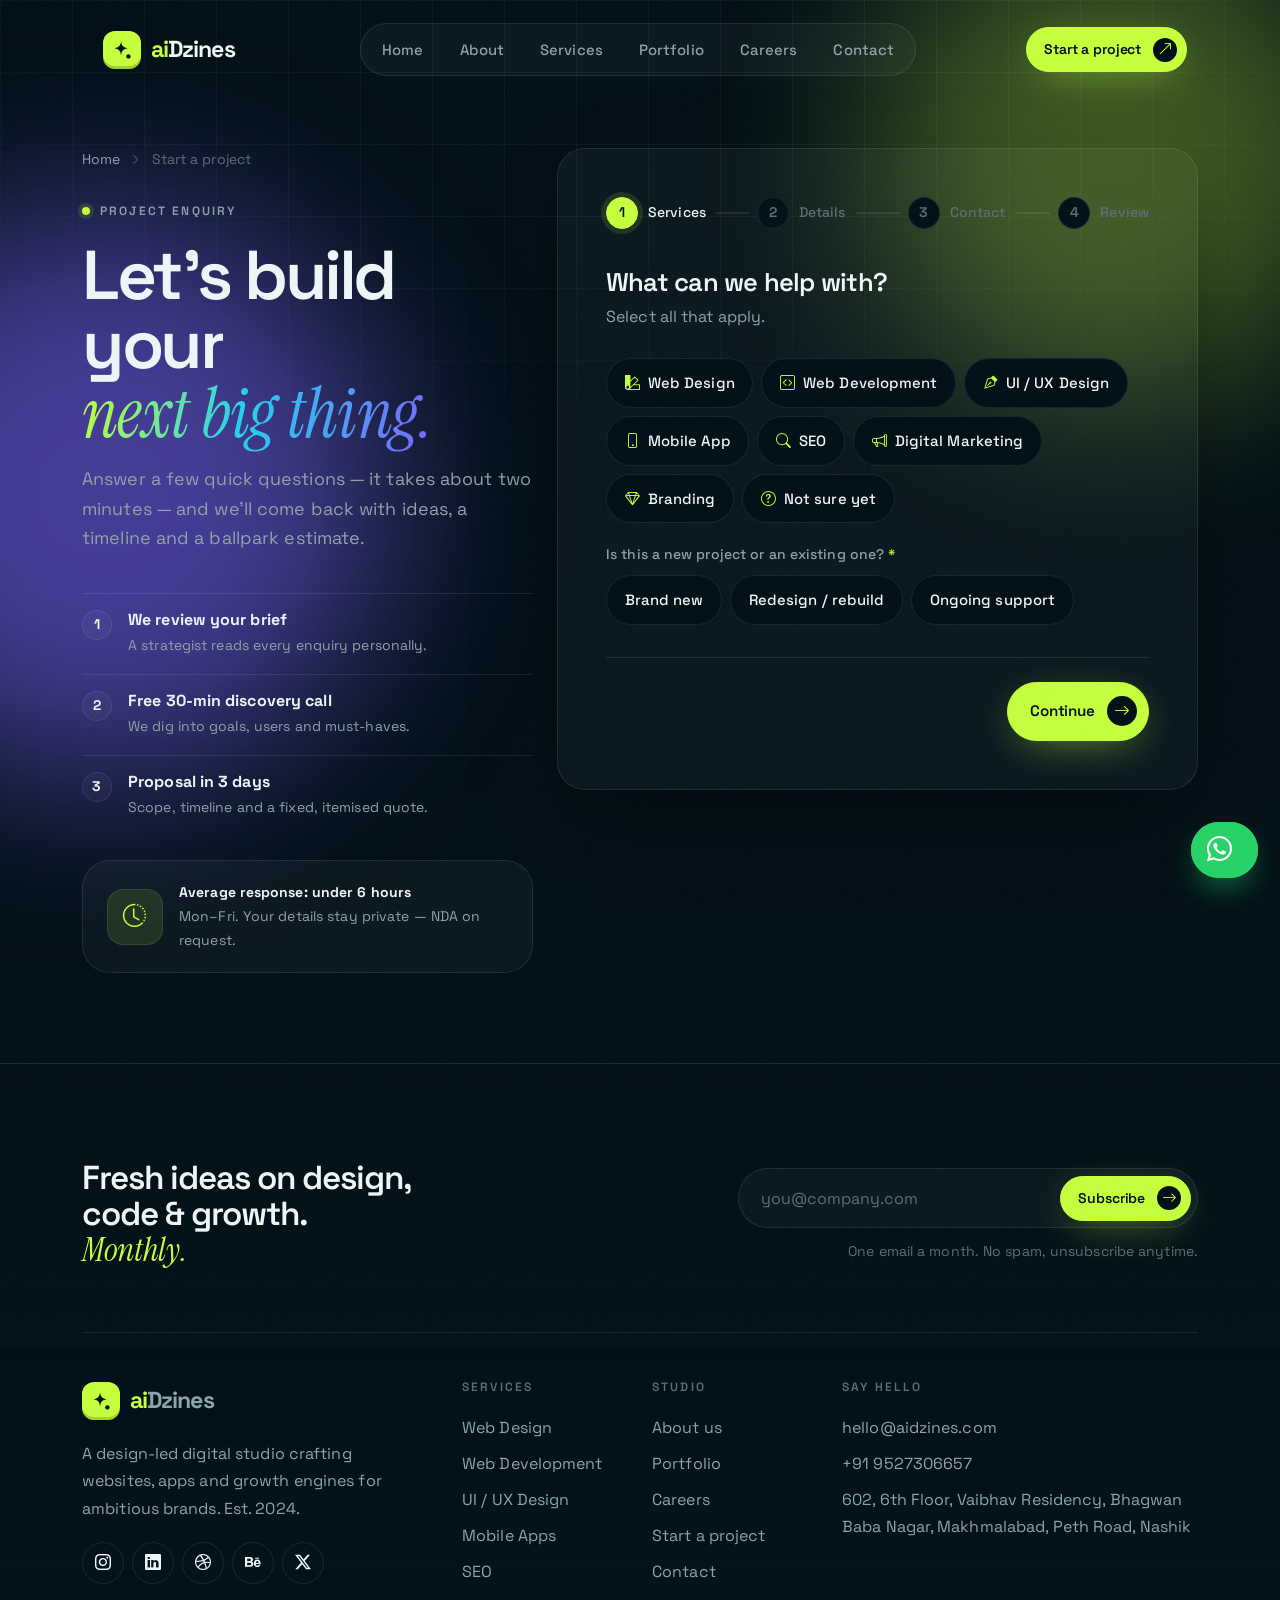
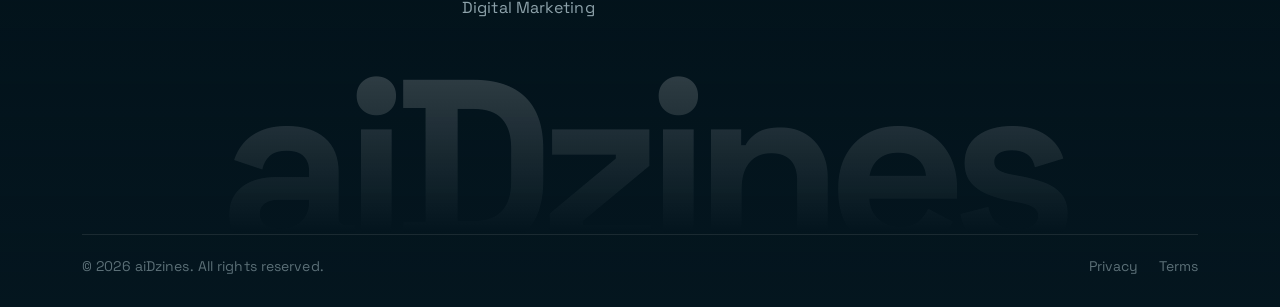
<file: enquiry.html>
<!DOCTYPE html>
<html lang="en">

<head>
  <meta charset="utf-8" />
  <meta name="viewport" content="width=device-width, initial-scale=1" />
  <title>Start a Project — aiDzines | Project Enquiry</title>
  <meta name="description" content="Tell aiDzines about your project. Get a tailored proposal for web design, development, UI/UX, mobile apps, SEO or digital marketing within one business day." />
  <meta name="theme-color" content="#000f16" />
  <meta property="og:title" content="Start a Project — aiDzines | Project Enquiry" />
  <meta property="og:description" content="Tell aiDzines about your project. Get a tailored proposal for web design, development, UI/UX, mobile apps, SEO or digital marketing within one business day." />
  <meta property="og:type" content="website" />
  <link rel="icon" href="data:image/svg+xml,%3Csvg%20xmlns%3D%22http%3A%2F%2Fwww.w3.org%2F2000%2Fsvg%22%20viewBox%3D%220%200%2032%2032%22%3E%3Crect%20width%3D%2232%22%20height%3D%2232%22%20rx%3D%229%22%20fill%3D%22%23c6ff3d%22%2F%3E%3Cpath%20fill%3D%22%23000f16%22%20d%3D%22M14.5%205c.9%206.6%203.2%208.9%209.8%209.8-6.6.9-8.9%203.2-9.8%209.8-.9-6.6-3.2-8.9-9.8-9.8%206.6-.9%208.9-3.2%209.8-9.8z%22%2F%3E%3Ccircle%20cx%3D%2225%22%20cy%3D%2225%22%20r%3D%222.8%22%20fill%3D%22%23000f16%22%2F%3E%3C%2Fsvg%3E" />
  <script>
    document.documentElement.classList.add("hasJs");
  </script>
  <link rel="preconnect" href="https://fonts.googleapis.com" />
  <link rel="preconnect" href="https://fonts.gstatic.com" crossorigin />
  <link href="https://fonts.googleapis.com/css2?family=Instrument+Serif:ital@0;1&family=Space+Grotesk:wght@300..700&display=swap" rel="stylesheet" />
  <link href="https://cdn.jsdelivr.net/npm/bootstrap@5.3.3/dist/css/bootstrap.min.css" rel="stylesheet"
    integrity="sha384-QWTKZyjpPEjISv5WaRU9OFeRpok6YctnYmDr5pNlyT2bRjXh0JMhjY6hW+ALEwIH" crossorigin="anonymous" />
  <link href="https://cdn.jsdelivr.net/npm/bootstrap-icons@1.11.3/font/bootstrap-icons.min.css" rel="stylesheet" />
  <link rel="stylesheet" href="assets/styles/styles.css" />
</head>

<body>
  <a class="skipLink" href="#main">Skip to content</a>
  <div class="scrollProgress" aria-hidden="true"></div>
  <div class="pageBackdrop" aria-hidden="true"></div>
  <div class="noiseLayer" aria-hidden="true"></div>
  <div class="cursorGlow" aria-hidden="true"></div>

  <header class="siteHeader">
    <nav class="navbar navbar-expand-lg mainNav" aria-label="Main navigation">
      <div class="container">
        <div class="navShell">
          <a class="navbar-brand brandLogo" href="index.html" aria-label="aiDzines home">
            <span class="brandMark"><svg viewBox="0 0 24 24" aria-hidden="true"><path fill="currentColor" d="M11 2.5c.7 5.2 2.5 7 7.7 7.7-5.2.7-7 2.5-7.7 7.7-.7-5.2-2.5-7-7.7-7.7 5.2-.7 7-2.5 7.7-7.7z"/><circle cx="19" cy="19" r="2.4" fill="currentColor"/></svg></span>
            <span class="brandWord"><b>ai</b>Dzines</span>
          </a>
          <div class="navMobileTools">
            <button class="navbar-toggler" type="button" data-bs-toggle="collapse" data-bs-target="#mainNavMenu"
              aria-controls="mainNavMenu" aria-expanded="false" aria-label="Toggle navigation">
              <span class="togglerLine"></span><span class="togglerLine"></span><span class="togglerLine"></span>
            </button>
          </div>
          <div class="collapse navbar-collapse" id="mainNavMenu">
            <ul class="navbar-nav">
              <li class="nav-item"><a class="nav-link" href="index.html">Home</a></li>
              <li class="nav-item"><a class="nav-link" href="about.html">About</a></li>
              <li class="nav-item"><a class="nav-link" href="services.html">Services</a></li>
              <li class="nav-item"><a class="nav-link" href="portfolio.html">Portfolio</a></li>
              <li class="nav-item"><a class="nav-link" href="careers.html">Careers</a></li>
              <li class="nav-item"><a class="nav-link" href="contact.html">Contact</a></li>
            </ul>
            <div class="navActions">
              <a href="enquiry.html" class="btn btnPrimary btnSmall" aria-current="page"><span class="btnLabel" data-text="Start a project"><span>Start a project</span></span><span class="btnIcon"><i class="bi bi-arrow-up-right"></i></span></a>
            </div>
          </div>
        </div>
      </div>
    </nav>
  </header>

  <main id="main">
    <section class="enquiryLayout">
      <div class="blobField" aria-hidden="true">
        <span class="blob blobLime"></span>
        <span class="blob blobViolet"></span>
      </div>
      <div class="container">
        <div class="row">
          <div class="col-lg-5">
            <div class="enquiryAside">
              <nav class="breadcrumbTrail" aria-label="Breadcrumb" data-reveal="fade">
                <a href="index.html">Home</a><i class="bi bi-chevron-right"></i><span>Start a project</span>
              </nav>
              <span class="eyebrow" data-reveal="up">Project enquiry</span>
              <h1 data-split>Let's build your <span class="serifItalic gradientText">next big thing.</span></h1>
              <p class="leadText" data-reveal="up" data-delay="3">Answer a few quick questions — it takes about two minutes
                — and we'll come back with ideas, a timeline and a ballpark estimate.</p>

              <ol class="nextSteps" data-reveal="up" data-delay="4">
                <li><b>1</b><div><strong>We review your brief</strong><span>A strategist reads every enquiry personally.</span></div></li>
                <li><b>2</b><div><strong>Free 30-min discovery call</strong><span>We dig into goals, users and must-haves.</span></div></li>
                <li><b>3</b><div><strong>Proposal in 3 days</strong><span>Scope, timeline and a fixed, itemised quote.</span></div></li>
              </ol>

              <div class="responseCard" data-reveal="up" data-delay="5">
                <span class="iconTile"><i class="bi bi-clock-history"></i></span>
                <p><strong>Average response: under 6 hours</strong><br />Mon–Fri. Your details stay private — NDA on request.</p>
              </div>
            </div>
          </div>

          <div class="col-lg-7 enquiryFormCol">
            <div class="formPanel" data-reveal="up" data-delay="2">
              <div class="stepper" aria-hidden="true">
                <span class="stepDot isCurrent" data-step="1"><span class="stepName">Services</span></span>
                <span class="stepDot" data-step="2"><span class="stepName">Details</span></span>
                <span class="stepDot" data-step="3"><span class="stepName">Contact</span></span>
                <span class="stepDot" data-step="4"><span class="stepName">Review</span></span>
              </div>

              <form id="enquiryForm" novalidate>
                <!-- Step 1 -->
                <fieldset class="formStep isCurrent">
                  <legend class="srOnly">Step 1 of 4: Services</legend>
                  <h3>What can we help with?</h3>
                  <p>Select all that apply.</p>
                  <div class="fieldGroup">
                    <div class="chipGroup" data-required>
                      <label class="chipOption"><input type="checkbox" name="services" value="Web Design" data-key="webDesign" /><span><i class="bi bi-palette2"></i> Web Design</span></label>
                      <label class="chipOption"><input type="checkbox" name="services" value="Web Development" data-key="webDevelopment" /><span><i class="bi bi-code-square"></i> Web Development</span></label>
                      <label class="chipOption"><input type="checkbox" name="services" value="UI/UX Design" data-key="uiUx" /><span><i class="bi bi-vector-pen"></i> UI / UX Design</span></label>
                      <label class="chipOption"><input type="checkbox" name="services" value="Mobile App" data-key="mobileApps" /><span><i class="bi bi-phone"></i> Mobile App</span></label>
                      <label class="chipOption"><input type="checkbox" name="services" value="SEO" data-key="seo" /><span><i class="bi bi-search"></i> SEO</span></label>
                      <label class="chipOption"><input type="checkbox" name="services" value="Digital Marketing" data-key="digitalMarketing" /><span><i class="bi bi-megaphone"></i> Digital Marketing</span></label>
                      <label class="chipOption"><input type="checkbox" name="services" value="Branding" data-key="branding" /><span><i class="bi bi-gem"></i> Branding</span></label>
                      <label class="chipOption"><input type="checkbox" name="services" value="Not sure yet" data-key="unsure" /><span><i class="bi bi-question-circle"></i> Not sure yet</span></label>
                    </div>
                    <span class="fieldError">Please choose at least one service.</span>
                  </div>
                  <div class="fieldGroup">
                    <span class="fieldLabel">Is this a new project or an existing one? <span class="requiredMark">*</span></span>
                    <div class="chipGroup" data-required>
                      <label class="chipOption"><input type="radio" name="projectType" value="Brand new" /><span>Brand new</span></label>
                      <label class="chipOption"><input type="radio" name="projectType" value="Redesign / rebuild" /><span>Redesign / rebuild</span></label>
                      <label class="chipOption"><input type="radio" name="projectType" value="Ongoing support" /><span>Ongoing support</span></label>
                    </div>
                    <span class="fieldError">Please choose an option.</span>
                  </div>
                  <div class="stepNav">
                    <span></span>
                    <button type="button" class="btn btnPrimary" data-step-next><span class="btnLabel" data-text="Continue"><span>Continue</span></span><span class="btnIcon"><i class="bi bi-arrow-right"></i></span></button>
                  </div>
                </fieldset>

                <!-- Step 2 -->
                <fieldset class="formStep">
                  <legend class="srOnly">Step 2 of 4: Project details</legend>
                  <h3>Tell us about the project</h3>
                  <p>Rough answers are perfectly fine.</p>
                  <div class="fieldGroup">
                    <label for="budgetRange">Estimated budget (INR)</label>
                    <div class="budgetOutput" id="budgetOutput" aria-live="polite">₹1L – ₹3L</div>
                    <input type="range" class="rangeInput" id="budgetRange" name="budget" min="0" max="5" step="1" value="2" />
                    <div class="rangeScale"><span>&lt; ₹50k</span><span>₹10L+</span></div>
                  </div>
                  <div class="fieldGroup">
                    <span class="fieldLabel">Ideal timeline <span class="requiredMark">*</span></span>
                    <div class="chipGroup" data-required>
                      <label class="chipOption"><input type="radio" name="timeline" value="ASAP" /><span><i class="bi bi-lightning-charge"></i> ASAP</span></label>
                      <label class="chipOption"><input type="radio" name="timeline" value="1–3 months" /><span>1–3 months</span></label>
                      <label class="chipOption"><input type="radio" name="timeline" value="3–6 months" /><span>3–6 months</span></label>
                      <label class="chipOption"><input type="radio" name="timeline" value="Flexible" /><span>Flexible</span></label>
                    </div>
                    <span class="fieldError">Please choose a timeline.</span>
                  </div>
                  <div class="fieldGroup">
                    <label for="enqDetails">Project details <span class="requiredMark">*</span></label>
                    <textarea class="fieldInput" id="enqDetails" name="details" required minlength="20" placeholder="What are you building, who is it for and what does success look like?"></textarea>
                    <span class="fieldError">Please add a few details (at least 20 characters).</span>
                  </div>
                  <div class="fieldGroup">
                    <label for="enqWebsite">Current website (optional)</label>
                    <input class="fieldInput" type="url" id="enqWebsite" name="website" placeholder="https://" />
                  </div>
                  <div class="stepNav">
                    <button type="button" class="btn btnGhost" data-step-prev><i class="bi bi-arrow-left"></i> Back</button>
                    <button type="button" class="btn btnPrimary" data-step-next><span class="btnLabel" data-text="Continue"><span>Continue</span></span><span class="btnIcon"><i class="bi bi-arrow-right"></i></span></button>
                  </div>
                </fieldset>

                <!-- Step 3 -->
                <fieldset class="formStep">
                  <legend class="srOnly">Step 3 of 4: Contact details</legend>
                  <h3>How can we reach you?</h3>
                  <p>We'll only use this to respond to your enquiry.</p>
                  <div class="row">
                    <div class="col-md-6">
                      <div class="fieldGroup">
                        <label for="enqName">Full name <span class="requiredMark">*</span></label>
                        <input class="fieldInput" type="text" id="enqName" name="name" required autocomplete="name" placeholder="Jane Cooper" />
                        <span class="fieldError">Please enter your name.</span>
                      </div>
                    </div>
                    <div class="col-md-6">
                      <div class="fieldGroup">
                        <label for="enqEmail">Work email <span class="requiredMark">*</span></label>
                        <input class="fieldInput" type="email" id="enqEmail" name="email" required autocomplete="email" placeholder="jane@company.com" />
                        <span class="fieldError">Please enter a valid email.</span>
                      </div>
                    </div>
                    <div class="col-md-6">
                      <div class="fieldGroup">
                        <label for="enqCompany">Company</label>
                        <input class="fieldInput" type="text" id="enqCompany" name="company" autocomplete="organization" placeholder="Acme Inc." />
                      </div>
                    </div>
                    <div class="col-md-6">
                      <div class="fieldGroup">
                        <label for="enqPhone">Phone</label>
                        <input class="fieldInput" type="tel" id="enqPhone" name="phone" autocomplete="tel" placeholder="+91 98765 43210" />
                      </div>
                    </div>
                    <div class="col-12">
                      <div class="fieldGroup">
                        <label for="enqSource">How did you hear about us?</label>
                        <select class="fieldInput" id="enqSource" name="source">
                          <option value="">Select an option</option>
                          <option>Google search</option>
                          <option>Social media</option>
                          <option>Referral</option>
                          <option>Dribbble / Behance</option>
                          <option>Other</option>
                        </select>
                      </div>
                    </div>
                  </div>
                  <div class="stepNav">
                    <button type="button" class="btn btnGhost" data-step-prev><i class="bi bi-arrow-left"></i> Back</button>
                    <button type="button" class="btn btnPrimary" data-step-next><span class="btnLabel" data-text="Review"><span>Review</span></span><span class="btnIcon"><i class="bi bi-arrow-right"></i></span></button>
                  </div>
                </fieldset>

                <!-- Step 4 -->
                <fieldset class="formStep">
                  <legend class="srOnly">Step 4 of 4: Review</legend>
                  <h3>Looks good?</h3>
                  <p>Double-check your answers, then send it over.</p>
                  <ul class="summaryList" id="enquirySummary"></ul>
                  <div class="stepNav">
                    <button type="button" class="btn btnGhost" data-step-prev><i class="bi bi-arrow-left"></i> Edit</button>
                    <button type="submit" class="btn btnPrimary"><span class="btnLabel" data-text="Send enquiry"><span>Send enquiry</span></span><span class="btnIcon"><i class="bi bi-send"></i></span></button>
                  </div>
                  <p class="formFootnote"><i class="bi bi-shield-check"></i> Your information is kept confidential and never shared.</p>
                </fieldset>
              </form>

              <div class="formSuccess" id="enquirySuccess" tabindex="-1" role="status">
                <div class="successIcon"><i class="bi bi-check-lg"></i></div>
                <h3>Thanks, <span class="successName">there</span>!</h3>
                <p>Your enquiry is in. A strategist will get back to you within one business day to book your discovery call.</p>
                <div class="btnGroupInline successActions">
                  <a href="portfolio.html" class="btn btnGhost"><span class="btnLabel" data-text="Browse our work"><span>Browse our work</span></span><span class="btnIcon"><i class="bi bi-arrow-up-right"></i></span></a>
                  <a href="index.html" class="btn btnPrimary"><span class="btnLabel" data-text="Back to home"><span>Back to home</span></span><span class="btnIcon"><i class="bi bi-arrow-up-right"></i></span></a>
                </div>
              </div>
            </div>
          </div>
        </div>
      </div>
    </section>

  </main>

  <footer class="siteFooter">
    <div class="container">
      <div class="footerTop">
        <div class="row">
          <div class="col-lg-6">
            <h3>Fresh ideas on design, code &amp; growth. <span class="serifItalic accentText">Monthly.</span></h3>
          </div>
          <div class="col-lg-6">
            <form class="footerNewsletter" novalidate>
              <label for="newsletterEmail" class="srOnly">Email address</label>
              <input id="newsletterEmail" type="email" placeholder="you@company.com" autocomplete="email" />
              <button type="submit" class="btn btnPrimary btnSmall"><span class="btnLabel" data-text="Subscribe"><span>Subscribe</span></span><span class="btnIcon"><i class="bi bi-arrow-right"></i></span></button>
            </form>
            <p class="footerNote">One email a month. No spam, unsubscribe anytime.</p>
          </div>
        </div>
      </div>

      <div class="footerLinks">
        <div class="row">
          <div class="col-lg-4 col-md-6 footerAbout">
            <a class="brandLogo" href="index.html" aria-label="aiDzines home">
              <span class="brandMark"><svg viewBox="0 0 24 24" aria-hidden="true"><path fill="currentColor" d="M11 2.5c.7 5.2 2.5 7 7.7 7.7-5.2.7-7 2.5-7.7 7.7-.7-5.2-2.5-7-7.7-7.7 5.2-.7 7-2.5 7.7-7.7z"/><circle cx="19" cy="19" r="2.4" fill="currentColor"/></svg></span>
              <span class="brandWord"><b>ai</b>Dzines</span>
            </a>
            <p>A design-led digital studio crafting websites, apps and growth engines for ambitious brands. Est. 2024.</p>
            <div class="socialList">
              <a href="#" aria-label="Instagram"><i class="bi bi-instagram"></i></a>
              <a href="#" aria-label="LinkedIn"><i class="bi bi-linkedin"></i></a>
              <a href="#" aria-label="Dribbble"><i class="bi bi-dribbble"></i></a>
              <a href="#" aria-label="Behance"><i class="bi bi-behance"></i></a>
              <a href="#" aria-label="X (Twitter)"><i class="bi bi-twitter-x"></i></a>
            </div>
          </div>
          <div class="col-lg-2 col-md-6 col-6">
            <h6>Services</h6>
            <ul>
              <li><a href="services.html#webDesign">Web Design</a></li>
              <li><a href="services.html#webDevelopment">Web Development</a></li>
              <li><a href="services.html#uiUx">UI / UX Design</a></li>
              <li><a href="services.html#mobileApps">Mobile Apps</a></li>
              <li><a href="services.html#seo">SEO</a></li>
              <li><a href="services.html#digitalMarketing">Digital Marketing</a></li>
            </ul>
          </div>
          <div class="col-lg-2 col-md-6 col-6">
            <h6>Studio</h6>
            <ul>
              <li><a href="about.html">About us</a></li>
              <li><a href="portfolio.html">Portfolio</a></li>
              <li><a href="careers.html">Careers</a></li>
              <li><a href="enquiry.html">Start a project</a></li>
              <li><a href="contact.html">Contact</a></li>
            </ul>
          </div>
          <div class="col-lg-4 col-md-6">
            <h6>Say hello</h6>
            <ul>
              <li><a href="mailto:hello@aidzines.com">hello@aidzines.com</a></li>
              <li><a href="tel:+919527306657">+91 9527306657</a></li>
              <li><span class="footerPlain">602, 6th Floor, Vaibhav Residency, Bhagwan Baba Nagar, Makhmalabad, Peth Road, Nashik</span></li>
            </ul>
          </div>
        </div>
      </div>
    </div>

    <div class="footerWordmark" aria-hidden="true">aiDzines</div>

    <div class="container">
      <div class="footerBottom">
        <p>&copy; <span data-year>2026</span> <a href="https://impalamol.github.io/aidzines/">aiDzines</a>. All rights reserved.</p>
        <div class="footerLegal">
          <a href="#">Privacy</a>
          <a href="#">Terms</a>
        </div>
      </div>
    </div>
  </footer>

  <a class="whatsappFab" href="https://wa.me/919527306657?text=Hi%20aiDzines%2C%20I%27d%20like%20to%20discuss%20a%20project." target="_blank" rel="noopener" aria-label="Chat with us on WhatsApp">
    <i class="bi bi-whatsapp"></i><span class="fabLabel">Chat with us</span>
  </a>
  <button class="backToTop" type="button" aria-label="Back to top"><i class="bi bi-arrow-up"></i></button>

  <script src="https://cdn.jsdelivr.net/npm/bootstrap@5.3.3/dist/js/bootstrap.bundle.min.js"
    integrity="sha384-YvpcrYf0tY3lHB60NNkmXc5s9fDVZLESaAA55NDzOxhy9GkcIdslK1eN7N6jIeHz"
    crossorigin="anonymous"></script>
  <script src="assets/js/main.js"></script>
</body>

</html>
</file>
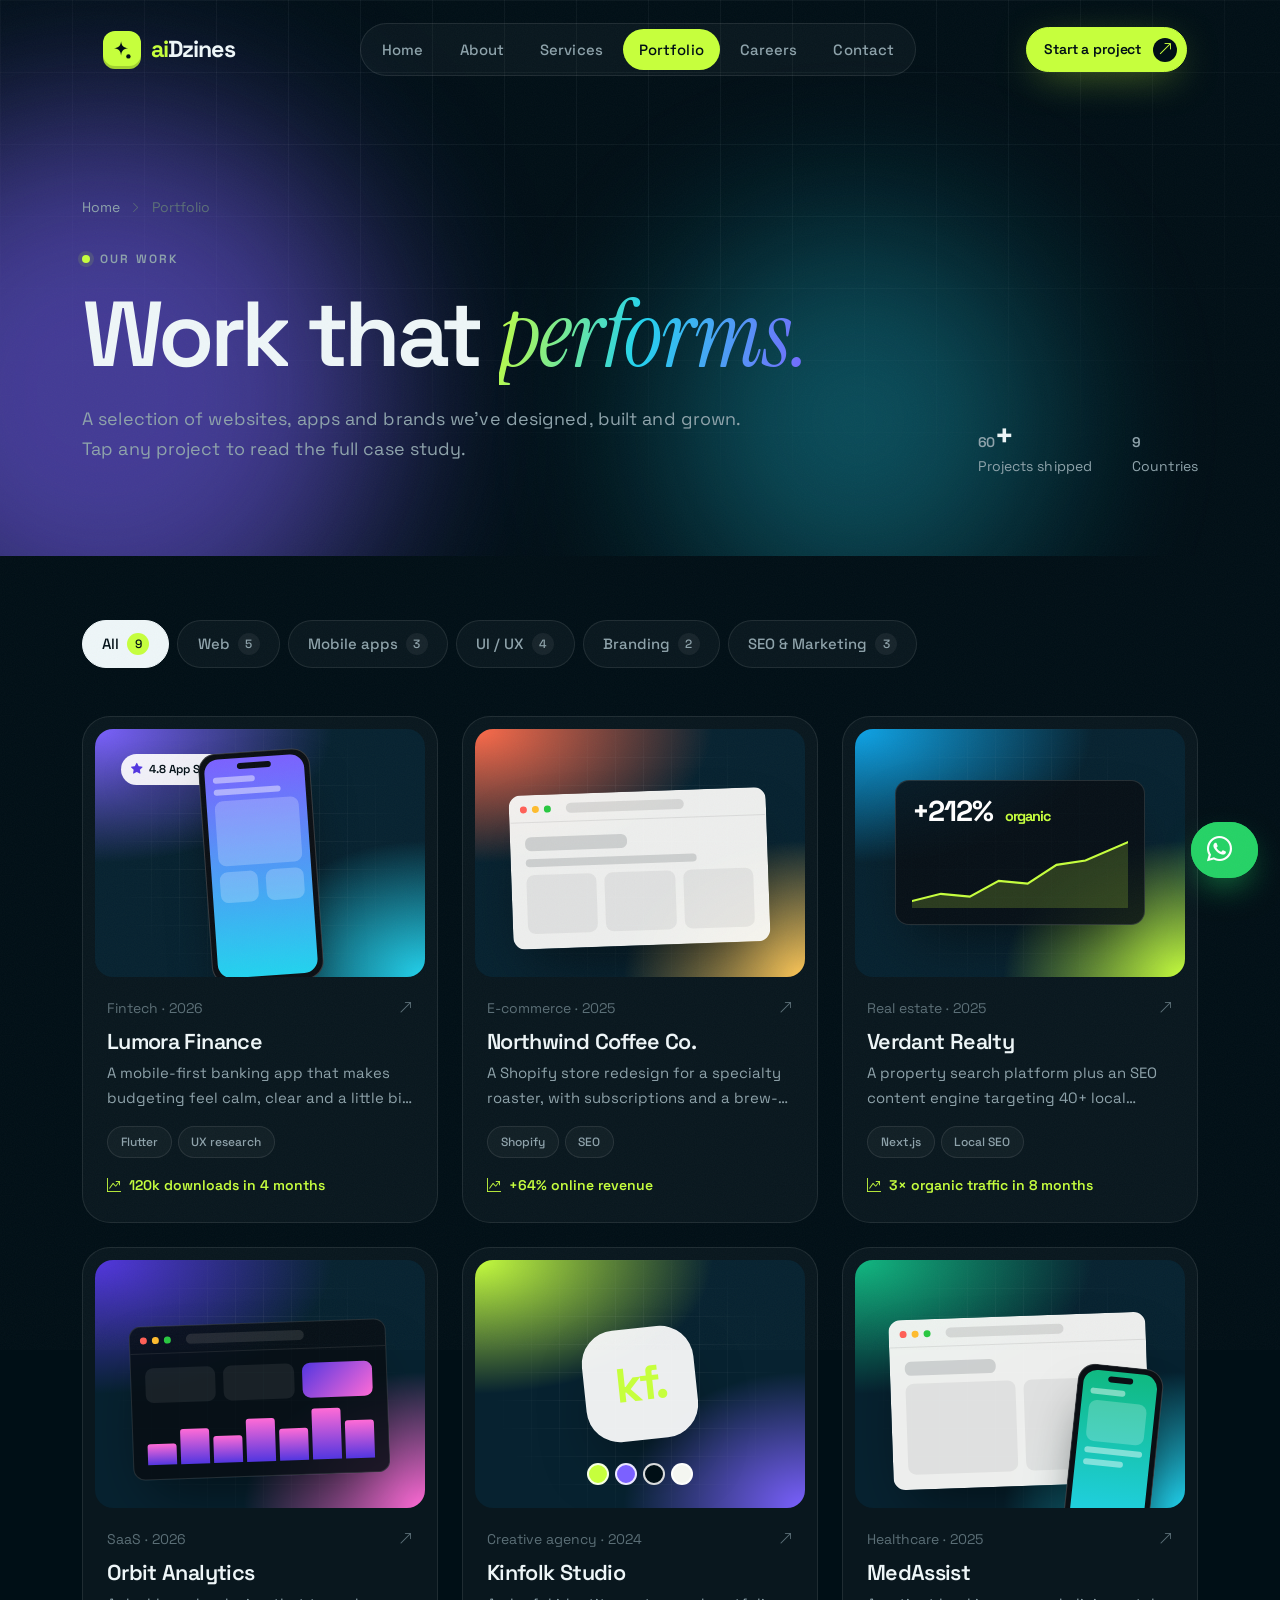
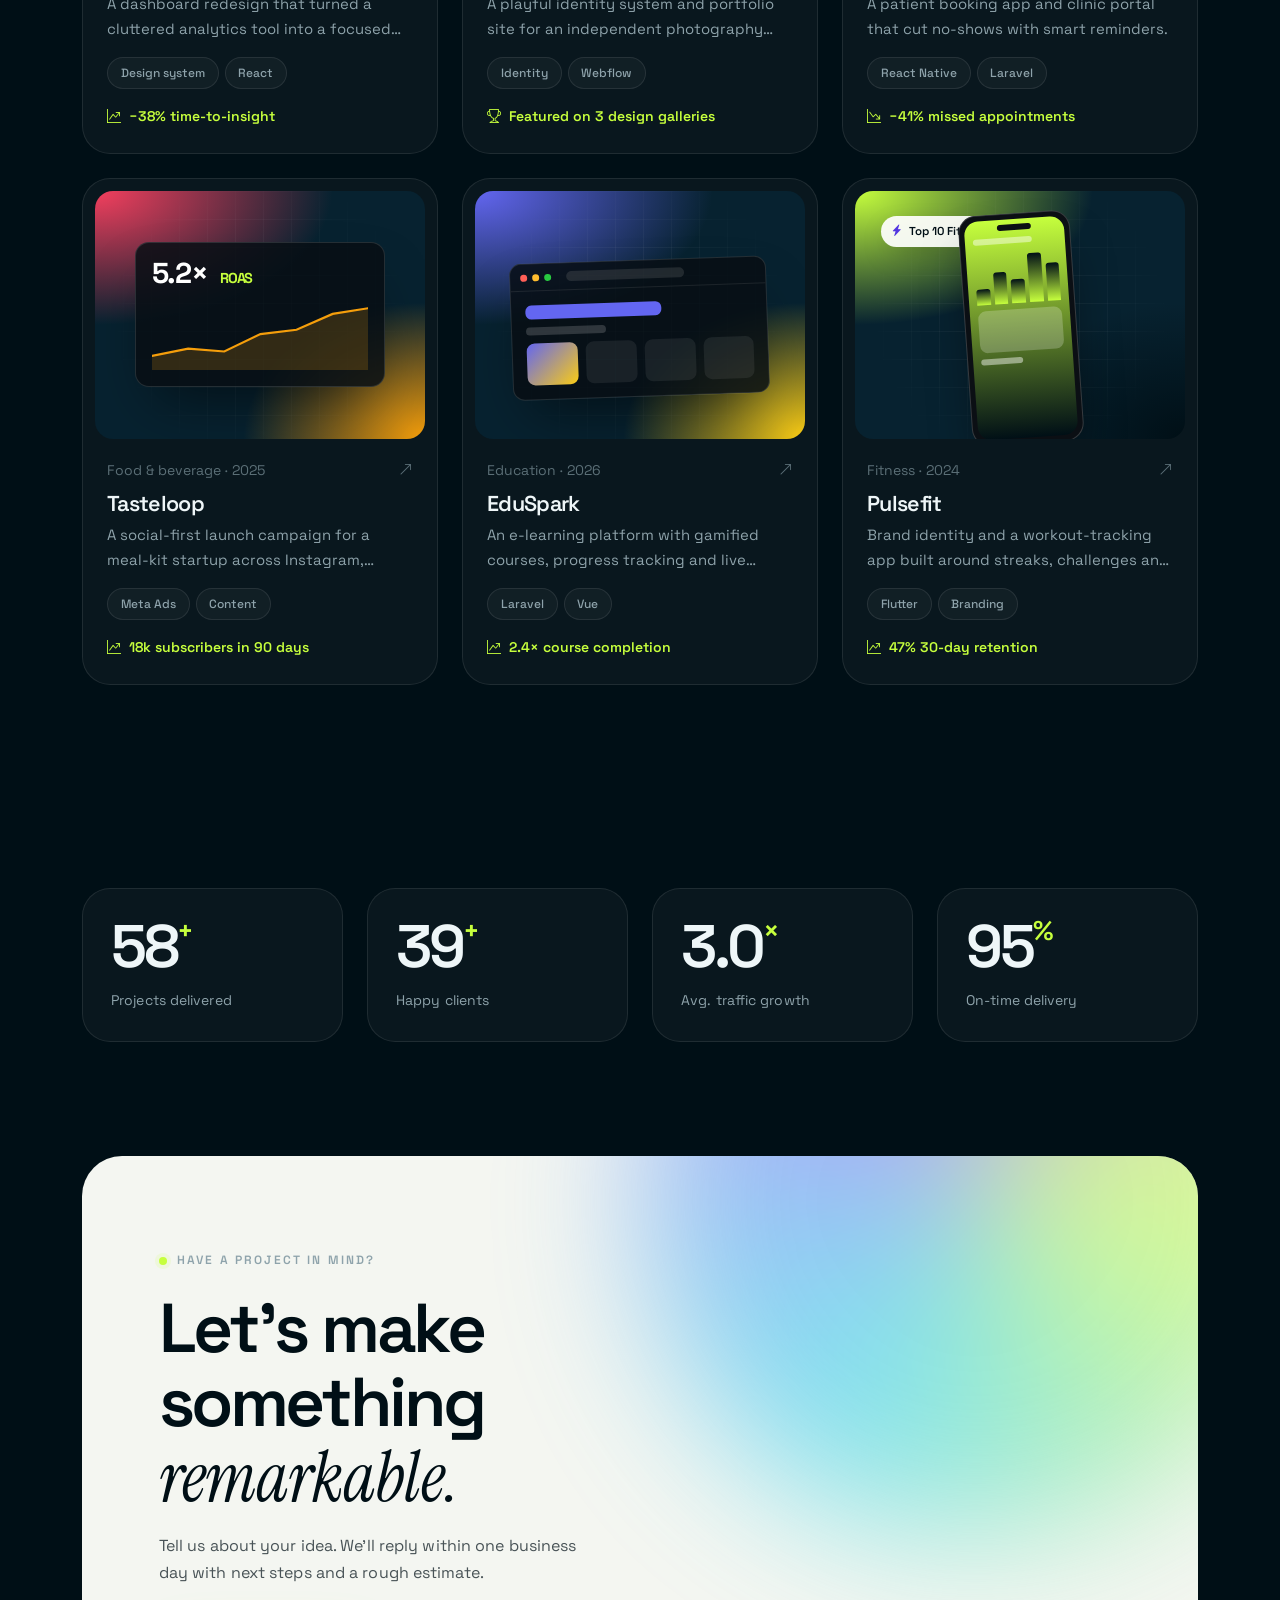
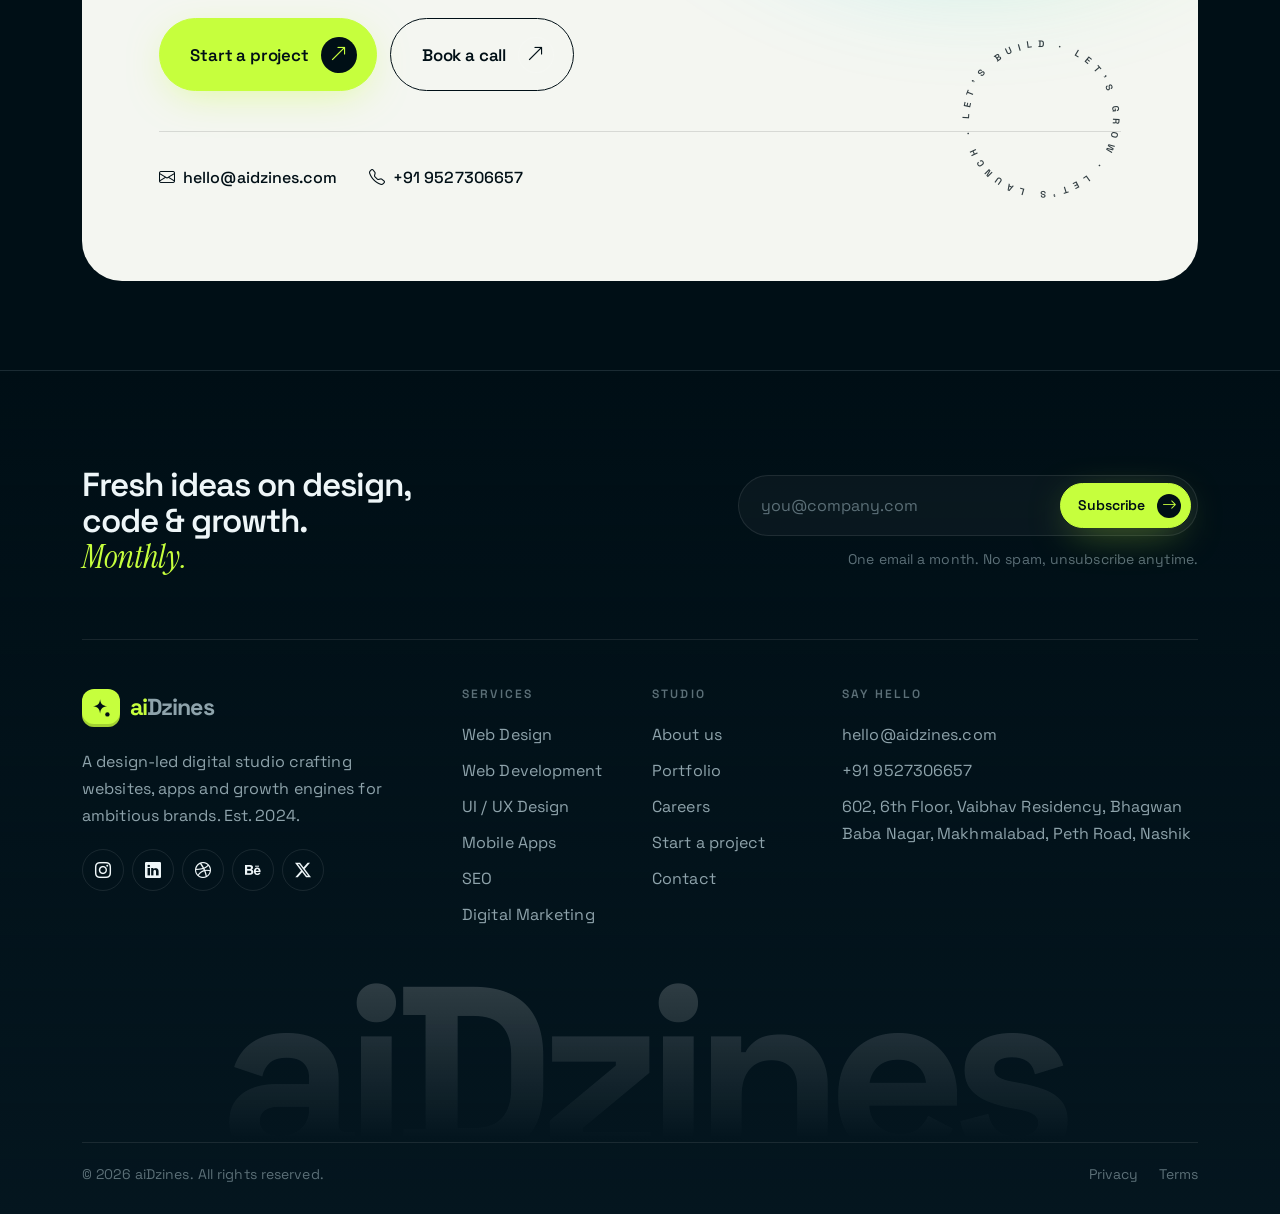
<file: portfolio.html>
<!DOCTYPE html>
<html lang="en">

<head>
  <meta charset="utf-8" />
  <meta name="viewport" content="width=device-width, initial-scale=1" />
  <title>Portfolio — aiDzines | Websites, Apps & Brands We've Built</title>
  <meta name="description" content="Case studies from aiDzines: websites, mobile apps, UI/UX, branding, SEO and digital marketing projects for startups and growing brands." />
  <meta name="theme-color" content="#000f16" />
  <meta property="og:title" content="Portfolio — aiDzines | Websites, Apps & Brands We've Built" />
  <meta property="og:description" content="Case studies from aiDzines: websites, mobile apps, UI/UX, branding, SEO and digital marketing projects for startups and growing brands." />
  <meta property="og:type" content="website" />
  <link rel="icon" href="data:image/svg+xml,%3Csvg%20xmlns%3D%22http%3A%2F%2Fwww.w3.org%2F2000%2Fsvg%22%20viewBox%3D%220%200%2032%2032%22%3E%3Crect%20width%3D%2232%22%20height%3D%2232%22%20rx%3D%229%22%20fill%3D%22%23c6ff3d%22%2F%3E%3Cpath%20fill%3D%22%23000f16%22%20d%3D%22M14.5%205c.9%206.6%203.2%208.9%209.8%209.8-6.6.9-8.9%203.2-9.8%209.8-.9-6.6-3.2-8.9-9.8-9.8%206.6-.9%208.9-3.2%209.8-9.8z%22%2F%3E%3Ccircle%20cx%3D%2225%22%20cy%3D%2225%22%20r%3D%222.8%22%20fill%3D%22%23000f16%22%2F%3E%3C%2Fsvg%3E" />
  <script>
    document.documentElement.classList.add("hasJs");
  </script>
  <link rel="preconnect" href="https://fonts.googleapis.com" />
  <link rel="preconnect" href="https://fonts.gstatic.com" crossorigin />
  <link href="https://fonts.googleapis.com/css2?family=Instrument+Serif:ital@0;1&family=Space+Grotesk:wght@300..700&display=swap" rel="stylesheet" />
  <link href="https://cdn.jsdelivr.net/npm/bootstrap@5.3.3/dist/css/bootstrap.min.css" rel="stylesheet"
    integrity="sha384-QWTKZyjpPEjISv5WaRU9OFeRpok6YctnYmDr5pNlyT2bRjXh0JMhjY6hW+ALEwIH" crossorigin="anonymous" />
  <link href="https://cdn.jsdelivr.net/npm/bootstrap-icons@1.11.3/font/bootstrap-icons.min.css" rel="stylesheet" />
  <link rel="stylesheet" href="assets/styles/styles.css" />
</head>

<body>
  <a class="skipLink" href="#main">Skip to content</a>
  <div class="scrollProgress" aria-hidden="true"></div>
  <div class="pageBackdrop" aria-hidden="true"></div>
  <div class="noiseLayer" aria-hidden="true"></div>
  <div class="cursorGlow" aria-hidden="true"></div>

  <header class="siteHeader">
    <nav class="navbar navbar-expand-lg mainNav" aria-label="Main navigation">
      <div class="container">
        <div class="navShell">
          <a class="navbar-brand brandLogo" href="index.html" aria-label="aiDzines home">
            <span class="brandMark"><svg viewBox="0 0 24 24" aria-hidden="true"><path fill="currentColor" d="M11 2.5c.7 5.2 2.5 7 7.7 7.7-5.2.7-7 2.5-7.7 7.7-.7-5.2-2.5-7-7.7-7.7 5.2-.7 7-2.5 7.7-7.7z"/><circle cx="19" cy="19" r="2.4" fill="currentColor"/></svg></span>
            <span class="brandWord"><b>ai</b>Dzines</span>
          </a>
          <div class="navMobileTools">
            <button class="navbar-toggler" type="button" data-bs-toggle="collapse" data-bs-target="#mainNavMenu"
              aria-controls="mainNavMenu" aria-expanded="false" aria-label="Toggle navigation">
              <span class="togglerLine"></span><span class="togglerLine"></span><span class="togglerLine"></span>
            </button>
          </div>
          <div class="collapse navbar-collapse" id="mainNavMenu">
            <ul class="navbar-nav">
              <li class="nav-item"><a class="nav-link" href="index.html">Home</a></li>
              <li class="nav-item"><a class="nav-link" href="about.html">About</a></li>
              <li class="nav-item"><a class="nav-link" href="services.html">Services</a></li>
              <li class="nav-item"><a class="nav-link active" aria-current="page" href="portfolio.html">Portfolio</a></li>
              <li class="nav-item"><a class="nav-link" href="careers.html">Careers</a></li>
              <li class="nav-item"><a class="nav-link" href="contact.html">Contact</a></li>
            </ul>
            <div class="navActions">
              <a href="enquiry.html" class="btn btnPrimary btnSmall"><span class="btnLabel" data-text="Start a project"><span>Start a project</span></span><span class="btnIcon"><i class="bi bi-arrow-up-right"></i></span></a>
            </div>
          </div>
        </div>
      </div>
    </nav>
  </header>

  <main id="main">
    <section class="pageHero">
      <div class="blobField" aria-hidden="true">
        <span class="blob blobViolet"></span>
        <span class="blob blobCyan"></span>
      </div>
      <div class="container">
        <nav class="breadcrumbTrail" aria-label="Breadcrumb" data-reveal="fade">
          <a href="index.html">Home</a><i class="bi bi-chevron-right"></i><span>Portfolio</span>
        </nav>
        <div class="row">
          <div class="col-lg-8">
            <span class="eyebrow" data-reveal="up">Our work</span>
            <h1 data-split>Work that <span class="serifItalic gradientText">performs.</span></h1>
            <p class="leadText" data-reveal="up" data-delay="3">A selection of websites, apps and brands we've designed,
              built and grown. Tap any project to read the full case study.</p>
          </div>
          <div class="col-lg-4">
            <div class="pageHeroMeta" data-reveal="up" data-delay="4">
              <div class="metaStat"><strong><span data-count="60">60</span>+</strong><span>Projects shipped</span></div>
              <div class="metaStat"><strong><span data-count="9">9</span></strong><span>Countries</span></div>
            </div>
          </div>
        </div>
      </div>
    </section>

    <section class="portfolioSection">
      <div class="container">
        <div class="filterBar" role="group" aria-label="Filter projects" data-reveal="up">
          <button type="button" class="filterButton isActive" data-filter="all" aria-pressed="true">All <span class="filterCount">9</span></button>
          <button type="button" class="filterButton" data-filter="web" aria-pressed="false">Web <span class="filterCount"></span></button>
          <button type="button" class="filterButton" data-filter="mobile" aria-pressed="false">Mobile apps <span class="filterCount"></span></button>
          <button type="button" class="filterButton" data-filter="uiux" aria-pressed="false">UI / UX <span class="filterCount"></span></button>
          <button type="button" class="filterButton" data-filter="branding" aria-pressed="false">Branding <span class="filterCount"></span></button>
          <button type="button" class="filterButton" data-filter="marketing" aria-pressed="false">SEO &amp; Marketing <span class="filterCount"></span></button>
        </div>

        <div class="row projectGrid">
          <!-- 1 -->
          <div class="col-md-6 col-lg-4" data-category="mobile uiux">
            <button type="button" class="projectCard" data-case="lumora" data-reveal="up">
              <div class="projectVisual" style="--c1:#7b61ff;--c2:#22d3ee">
                <span class="mockBadge"><i class="bi bi-star-fill"></i> 4.8 App Store</span>
                <div class="mockPhone isSolo">
                  <div class="mockScreen">
                    <span class="mockLine" style="--w:50%"></span>
                    <span class="mockLine isThick" style="--w:80%"></span>
                    <span class="mockBlock" style="--ratio:1.3"></span>
                    <div class="mockRow" style="--cols:2"><span class="mockBlock"></span><span class="mockBlock"></span></div>
                  </div>
                </div>
              </div>
              <div class="projectBody">
                <div class="projectTop"><span>Fintech · 2026</span><i class="bi bi-arrow-up-right"></i></div>
                <h3>Lumora Finance</h3>
                <p>A mobile-first banking app that makes budgeting feel calm, clear and a little bit fun.</p>
                <div class="tagList"><span class="tagPill">Flutter</span><span class="tagPill">UX research</span></div>
                <div class="projectResult"><i class="bi bi-graph-up-arrow"></i> 120k downloads in 4 months</div>
              </div>
            </button>
          </div>
          <!-- 2 -->
          <div class="col-md-6 col-lg-4" data-category="web marketing">
            <button type="button" class="projectCard" data-case="northwind" data-reveal="up" data-delay="1">
              <div class="projectVisual" style="--c1:#ff6b4a;--c2:#ffc857">
                <div class="mockBrowser isLight">
                  <div class="mockBar"><i></i><i></i><i></i><span class="mockUrl"></span></div>
                  <div class="mockBody">
                    <span class="mockLine isAccent" style="--w:45%"></span>
                    <span class="mockLine" style="--w:75%"></span>
                    <div class="mockRow"><span class="mockBlock isFilled"></span><span class="mockBlock"></span><span class="mockBlock"></span></div>
                  </div>
                </div>
              </div>
              <div class="projectBody">
                <div class="projectTop"><span>E-commerce · 2025</span><i class="bi bi-arrow-up-right"></i></div>
                <h3>Northwind Coffee Co.</h3>
                <p>A Shopify store redesign for a specialty roaster, with subscriptions and a brew-guide hub.</p>
                <div class="tagList"><span class="tagPill">Shopify</span><span class="tagPill">SEO</span></div>
                <div class="projectResult"><i class="bi bi-graph-up-arrow"></i> +64% online revenue</div>
              </div>
            </button>
          </div>
          <!-- 3 -->
          <div class="col-md-6 col-lg-4" data-category="web marketing">
            <button type="button" class="projectCard" data-case="verdant" data-reveal="up" data-delay="2">
              <div class="projectVisual" style="--c1:#0ea5e9;--c2:#c6ff3d">
                <div class="mockGraph">
                  <div class="mockKpi">+212% <small>organic</small></div>
                  <svg viewBox="0 0 300 100" aria-hidden="true">
                    <path class="graphArea" d="M0 90 L40 80 L80 84 L120 62 L160 66 L200 40 L240 34 L300 8 L300 100 L0 100Z" />
                    <path class="graphLine" d="M0 90 L40 80 L80 84 L120 62 L160 66 L200 40 L240 34 L300 8" />
                  </svg>
                </div>
              </div>
              <div class="projectBody">
                <div class="projectTop"><span>Real estate · 2025</span><i class="bi bi-arrow-up-right"></i></div>
                <h3>Verdant Realty</h3>
                <p>A property search platform plus an SEO content engine targeting 40+ local neighbourhoods.</p>
                <div class="tagList"><span class="tagPill">Next.js</span><span class="tagPill">Local SEO</span></div>
                <div class="projectResult"><i class="bi bi-graph-up-arrow"></i> 3× organic traffic in 8 months</div>
              </div>
            </button>
          </div>
          <!-- 4 -->
          <div class="col-md-6 col-lg-4" data-category="uiux web">
            <button type="button" class="projectCard" data-case="orbit" data-reveal="up">
              <div class="projectVisual" style="--c1:#5236e0;--c2:#ff6bd6">
                <div class="mockBrowser">
                  <div class="mockBar"><i></i><i></i><i></i><span class="mockUrl"></span></div>
                  <div class="mockBody">
                    <div class="mockRow" style="--cols:3"><span class="mockBlock" style="--ratio:2"></span><span class="mockBlock" style="--ratio:2"></span><span class="mockBlock isFilled" style="--ratio:2"></span></div>
                    <div class="mockBars"><i style="--h:40%"></i><i style="--h:65%"></i><i style="--h:50%"></i><i style="--h:80%"></i><i style="--h:60%"></i><i style="--h:95%"></i><i style="--h:70%"></i></div>
                  </div>
                </div>
              </div>
              <div class="projectBody">
                <div class="projectTop"><span>SaaS · 2026</span><i class="bi bi-arrow-up-right"></i></div>
                <h3>Orbit Analytics</h3>
                <p>A dashboard redesign that turned a cluttered analytics tool into a focused decision cockpit.</p>
                <div class="tagList"><span class="tagPill">Design system</span><span class="tagPill">React</span></div>
                <div class="projectResult"><i class="bi bi-graph-up-arrow"></i> −38% time-to-insight</div>
              </div>
            </button>
          </div>
          <!-- 5 -->
          <div class="col-md-6 col-lg-4" data-category="branding web">
            <button type="button" class="projectCard" data-case="kinfolk" data-reveal="up" data-delay="1">
              <div class="projectVisual" style="--c1:#c6ff3d;--c2:#7b61ff">
                <div class="mockBrandMark">kf.</div>
                <div class="mockSwatches"><i style="--sw:#c6ff3d"></i><i style="--sw:#7b61ff"></i><i style="--sw:#000f16"></i><i style="--sw:#f4f6f1"></i></div>
              </div>
              <div class="projectBody">
                <div class="projectTop"><span>Creative agency · 2024</span><i class="bi bi-arrow-up-right"></i></div>
                <h3>Kinfolk Studio</h3>
                <p>A playful identity system and portfolio site for an independent photography collective.</p>
                <div class="tagList"><span class="tagPill">Identity</span><span class="tagPill">Webflow</span></div>
                <div class="projectResult"><i class="bi bi-trophy"></i> Featured on 3 design galleries</div>
              </div>
            </button>
          </div>
          <!-- 6 -->
          <div class="col-md-6 col-lg-4" data-category="mobile uiux">
            <button type="button" class="projectCard" data-case="medassist" data-reveal="up" data-delay="2">
              <div class="projectVisual" style="--c1:#10b981;--c2:#22d3ee">
                <div class="mockBrowser isLight">
                  <div class="mockBar"><i></i><i></i><i></i><span class="mockUrl"></span></div>
                  <div class="mockBody">
                    <span class="mockLine isAccent" style="--w:40%"></span>
                    <div class="mockRow" style="--cols:2"><span class="mockBlock"></span><span class="mockBlock"></span></div>
                  </div>
                </div>
                <div class="mockPhone">
                  <div class="mockScreen">
                    <span class="mockLine" style="--w:60%"></span>
                    <span class="mockBlock" style="--ratio:1.4"></span>
                    <span class="mockLine"></span>
                    <span class="mockLine" style="--w:70%"></span>
                  </div>
                </div>
              </div>
              <div class="projectBody">
                <div class="projectTop"><span>Healthcare · 2025</span><i class="bi bi-arrow-up-right"></i></div>
                <h3>MedAssist</h3>
                <p>A patient booking app and clinic portal that cut no-shows with smart reminders.</p>
                <div class="tagList"><span class="tagPill">React Native</span><span class="tagPill">Laravel</span></div>
                <div class="projectResult"><i class="bi bi-graph-down-arrow"></i> −41% missed appointments</div>
              </div>
            </button>
          </div>
          <!-- 7 -->
          <div class="col-md-6 col-lg-4" data-category="marketing">
            <button type="button" class="projectCard" data-case="tasteloop" data-reveal="up">
              <div class="projectVisual" style="--c1:#f43f5e;--c2:#f59e0b">
                <div class="mockGraph">
                  <div class="mockKpi">5.2× <small>ROAS</small></div>
                  <svg viewBox="0 0 300 100" aria-hidden="true">
                    <path class="graphArea" d="M0 80 L50 70 L100 74 L150 50 L200 44 L250 22 L300 14 L300 100 L0 100Z" />
                    <path class="graphLine" d="M0 80 L50 70 L100 74 L150 50 L200 44 L250 22 L300 14" />
                  </svg>
                </div>
              </div>
              <div class="projectBody">
                <div class="projectTop"><span>Food &amp; beverage · 2025</span><i class="bi bi-arrow-up-right"></i></div>
                <h3>Tasteloop</h3>
                <p>A social-first launch campaign for a meal-kit startup across Instagram, TikTok and Google.</p>
                <div class="tagList"><span class="tagPill">Meta Ads</span><span class="tagPill">Content</span></div>
                <div class="projectResult"><i class="bi bi-graph-up-arrow"></i> 18k subscribers in 90 days</div>
              </div>
            </button>
          </div>
          <!-- 8 -->
          <div class="col-md-6 col-lg-4" data-category="web uiux">
            <button type="button" class="projectCard" data-case="eduspark" data-reveal="up" data-delay="1">
              <div class="projectVisual" style="--c1:#6366f1;--c2:#facc15">
                <div class="mockBrowser">
                  <div class="mockBar"><i></i><i></i><i></i><span class="mockUrl"></span></div>
                  <div class="mockBody">
                    <span class="mockLine isAccent" style="--w:60%"></span>
                    <span class="mockLine" style="--w:35%"></span>
                    <div class="mockRow" style="--cols:4"><span class="mockBlock isFilled"></span><span class="mockBlock"></span><span class="mockBlock"></span><span class="mockBlock"></span></div>
                  </div>
                </div>
              </div>
              <div class="projectBody">
                <div class="projectTop"><span>Education · 2026</span><i class="bi bi-arrow-up-right"></i></div>
                <h3>EduSpark</h3>
                <p>An e-learning platform with gamified courses, progress tracking and live classes.</p>
                <div class="tagList"><span class="tagPill">Laravel</span><span class="tagPill">Vue</span></div>
                <div class="projectResult"><i class="bi bi-graph-up-arrow"></i> 2.4× course completion</div>
              </div>
            </button>
          </div>
          <!-- 9 -->
          <div class="col-md-6 col-lg-4" data-category="mobile branding">
            <button type="button" class="projectCard" data-case="pulsefit" data-reveal="up" data-delay="2">
              <div class="projectVisual" style="--c1:#c6ff3d;--c2:#000f16">
                <span class="mockBadge"><i class="bi bi-lightning-charge-fill"></i> Top 10 Fitness</span>
                <div class="mockPhone isSolo">
                  <div class="mockScreen">
                    <span class="mockLine isThick" style="--w:70%"></span>
                    <div class="mockBars"><i style="--h:30%"></i><i style="--h:60%"></i><i style="--h:45%"></i><i style="--h:90%"></i><i style="--h:70%"></i></div>
                    <span class="mockBlock" style="--ratio:2"></span>
                    <span class="mockLine" style="--w:50%"></span>
                  </div>
                </div>
              </div>
              <div class="projectBody">
                <div class="projectTop"><span>Fitness · 2024</span><i class="bi bi-arrow-up-right"></i></div>
                <h3>Pulsefit</h3>
                <p>Brand identity and a workout-tracking app built around streaks, challenges and community.</p>
                <div class="tagList"><span class="tagPill">Flutter</span><span class="tagPill">Branding</span></div>
                <div class="projectResult"><i class="bi bi-graph-up-arrow"></i> 47% 30-day retention</div>
              </div>
            </button>
          </div>
        </div>
      </div>
    </section>

    <!-- Case study drawer -->
    <div class="caseDrawer" aria-hidden="true">
      <div class="drawerScrim" data-drawer-close></div>
      <aside class="drawerPanel" role="dialog" aria-modal="true" aria-labelledby="drawerTitle">
        <button type="button" class="drawerClose" data-drawer-close aria-label="Close case study"><i class="bi bi-x-lg"></i></button>
        <div class="drawerVisual"></div>
        <div class="drawerContent"></div>
      </aside>
    </div>

    <script type="application/json" id="caseData">
    {
      "lumora": {
        "title": "Lumora Finance", "category": "Mobile app · UI/UX", "client": "Lumora Finance Ltd.", "industry": "Fintech", "timeline": "14 weeks", "year": "2026",
        "summary": "A mobile-first banking app that helps young professionals budget, save and invest without the anxiety.",
        "challenge": "Lumora's beta app tested poorly — users found it confusing and abandoned onboarding halfway. They needed a calmer, clearer experience before their public launch.",
        "work": ["12 user interviews and a competitive UX audit", "Re-architected onboarding from 9 steps to 4", "Built a friendly design system with motion guidelines", "Developed the iOS & Android app in Flutter"],
        "results": [["120k", "Downloads in 4 months"], ["4.8★", "App Store rating"], ["+71%", "Onboarding completion"]],
        "stack": ["Figma", "Flutter", "Firebase", "Lottie"]
      },
      "northwind": {
        "title": "Northwind Coffee Co.", "category": "E-commerce · SEO", "client": "Northwind Coffee Co.", "industry": "Food & beverage", "timeline": "6 weeks", "year": "2025",
        "summary": "A Shopify redesign for a specialty coffee roaster, with subscriptions and a content hub that ranks.",
        "challenge": "A slow, template-based store with a 1.2% conversion rate and almost no organic traffic outside branded searches.",
        "work": ["Custom Shopify theme with a 1.1s load time", "Coffee subscription flow with flexible delivery", "Brew-guide content hub targeting 60+ keywords", "Product photography art direction"],
        "results": [["+64%", "Online revenue"], ["2.9%", "Conversion rate"], ["98", "Lighthouse score"]],
        "stack": ["Shopify", "Liquid", "Klaviyo", "Ahrefs"]
      },
      "verdant": {
        "title": "Verdant Realty", "category": "Web · SEO · Content", "client": "Verdant Realty Group", "industry": "Real estate", "timeline": "8 months (ongoing)", "year": "2025",
        "summary": "A fast property-search platform paired with a local SEO engine covering 40+ neighbourhoods.",
        "challenge": "Verdant relied entirely on paid listings portals. They wanted to own their lead flow through organic search.",
        "work": ["Rebuilt the site in Next.js with server-side rendering", "Programmatic neighbourhood guides with schema markup", "Technical SEO fixes and Core Web Vitals optimisation", "Monthly content and link-building programme"],
        "results": [["3×", "Organic traffic"], ["+212%", "Organic leads"], ["#1", "For 28 local keywords"]],
        "stack": ["Next.js", "Sanity CMS", "Search Console", "Semrush"]
      },
      "orbit": {
        "title": "Orbit Analytics", "category": "UI/UX · Web app", "client": "Orbit Analytics Inc.", "industry": "SaaS", "timeline": "10 weeks", "year": "2026",
        "summary": "A dashboard redesign that turned a cluttered analytics tool into a focused decision cockpit.",
        "challenge": "Power users loved Orbit's data but new users churned in their first week, overwhelmed by 40+ charts on a single screen.",
        "work": ["Usability testing with 15 customers", "New information architecture and progressive disclosure", "Component library of 80+ React components", "Dark & light themes with accessible contrast"],
        "results": [["−38%", "Time-to-insight"], ["−24%", "First-week churn"], ["+19", "NPS points"]],
        "stack": ["Figma", "React", "Storybook", "D3.js"]
      },
      "kinfolk": {
        "title": "Kinfolk Studio", "category": "Branding · Website", "client": "Kinfolk Studio", "industry": "Creative / Photography", "timeline": "5 weeks", "year": "2024",
        "summary": "A playful identity and portfolio website for an independent photography collective.",
        "challenge": "Kinfolk's work was world-class, but their brand looked generic and their site buried the photography.",
        "work": ["Brand workshop and positioning", "Logo, colour system and custom type pairing", "Brand guidelines and social templates", "Image-first portfolio site in Webflow"],
        "results": [["3", "Design gallery features"], ["+90%", "Enquiries"], ["2.1×", "Avg. session time"]],
        "stack": ["Illustrator", "Figma", "Webflow", "GSAP"]
      },
      "medassist": {
        "title": "MedAssist", "category": "Mobile app · Web portal", "client": "MedAssist Clinics", "industry": "Healthcare", "timeline": "16 weeks", "year": "2025",
        "summary": "A patient booking app and clinic portal that reduced missed appointments with smart reminders.",
        "challenge": "Phone-only booking overwhelmed reception staff and no-shows cost the clinic network thousands each month.",
        "work": ["Patient app for booking, reminders and records", "Clinic admin portal with real-time scheduling", "SMS & push reminder automation", "Accessibility review to WCAG 2.2 AA"],
        "results": [["−41%", "Missed appointments"], ["65%", "Bookings via app"], ["4.7★", "Play Store rating"]],
        "stack": ["React Native", "Laravel", "MySQL", "Twilio"]
      },
      "tasteloop": {
        "title": "Tasteloop", "category": "Digital marketing", "client": "Tasteloop Foods", "industry": "Food & beverage", "timeline": "90 days", "year": "2025",
        "summary": "A social-first launch campaign for a meal-kit startup across Instagram, TikTok and Google.",
        "challenge": "A new brand with zero audience and a fixed launch budget needed subscribers fast — profitably.",
        "work": ["Creator-led short-form video content", "Full-funnel Meta and TikTok ad structure", "Google Search & Performance Max campaigns", "Landing page A/B testing and email onboarding"],
        "results": [["18k", "Subscribers in 90 days"], ["5.2×", "ROAS"], ["−46%", "Cost per acquisition"]],
        "stack": ["Meta Ads", "TikTok Ads", "Google Ads", "Klaviyo"]
      },
      "eduspark": {
        "title": "EduSpark", "category": "Web platform · UI/UX", "client": "EduSpark Learning", "industry": "Education", "timeline": "12 weeks", "year": "2026",
        "summary": "An e-learning platform with gamified courses, progress tracking and live classes.",
        "challenge": "Students signed up but rarely finished courses. EduSpark needed an experience that kept learners motivated.",
        "work": ["Learner research and motivation mapping", "Gamified progress, streaks and badges", "Live class integration and course builder", "Responsive build with offline lesson support"],
        "results": [["2.4×", "Course completion"], ["35k", "Active learners"], ["+52%", "Paid upgrades"]],
        "stack": ["Laravel", "Vue", "Zoom SDK", "AWS"]
      },
      "pulsefit": {
        "title": "Pulsefit", "category": "Branding · Mobile app", "client": "Pulsefit", "industry": "Fitness", "timeline": "12 weeks", "year": "2024",
        "summary": "A bold brand identity and workout-tracking app built around streaks, challenges and community.",
        "challenge": "Pulsefit was entering a crowded market and needed to stand out — and keep users past the first week.",
        "work": ["Naming support and energetic visual identity", "Habit-forming app UX with streaks and challenges", "Flutter app with wearable integrations", "App Store optimisation and launch assets"],
        "results": [["47%", "30-day retention"], ["Top 10", "Fitness category"], ["50k", "Downloads"]],
        "stack": ["Figma", "Flutter", "HealthKit", "Google Fit"]
      }
    }
    </script>

    <!-- Stats strip -->
    <section class="statsSection">
      <div class="container">
        <div class="row">
          <div class="col-6 col-lg-3 statCol" data-reveal="up">
            <div class="statCard"><div class="statValue"><span data-count="60">60</span><sup>+</sup></div><p>Projects delivered</p></div>
          </div>
          <div class="col-6 col-lg-3 statCol" data-reveal="up" data-delay="1">
            <div class="statCard"><div class="statValue"><span data-count="40">40</span><sup>+</sup></div><p>Happy clients</p></div>
          </div>
          <div class="col-6 col-lg-3 statCol" data-reveal="up" data-delay="2">
            <div class="statCard"><div class="statValue"><span data-count="3.1">3.1</span><sup>×</sup></div><p>Avg. traffic growth</p></div>
          </div>
          <div class="col-6 col-lg-3 statCol" data-reveal="up" data-delay="3">
            <div class="statCard"><div class="statValue"><span data-count="98">98</span><sup>%</sup></div><p>On-time delivery</p></div>
          </div>
        </div>
      </div>
    </section>


    <section class="ctaBand">
      <div class="container">
        <div class="ctaPanel" data-reveal="scale">
          <div class="ctaOrb" aria-hidden="true"></div>
          <svg class="ctaRing" viewBox="0 0 200 200" aria-hidden="true">
            <defs><path id="ctaCircle" d="M100,100 m-80,0 a80,80 0 1,1 160,0 a80,80 0 1,1 -160,0" /></defs>
            <text><textPath href="#ctaCircle" textLength="500" lengthAdjust="spacing">Let's build · Let's grow · Let's launch ·&#160;</textPath></text>
          </svg>
          <span class="eyebrow">Have a project in mind?</span>
          <h2>Let's make something <span class="serifItalic">remarkable.</span></h2>
          <p>Tell us about your idea. We'll reply within one business day with next steps and a rough estimate.</p>
          <div class="btnGroupInline">
            <span data-magnetic><a href="enquiry.html" class="btn btnPrimary btnLarge"><span class="btnLabel" data-text="Start a project"><span>Start a project</span></span><span class="btnIcon"><i class="bi bi-arrow-up-right"></i></span></a></span>
            <a href="contact.html" class="btn btnGhost btnLarge"><span class="btnLabel" data-text="Book a call"><span>Book a call</span></span><span class="btnIcon"><i class="bi bi-arrow-up-right"></i></span></a>
          </div>
          <div class="ctaContacts">
            <a href="mailto:hello@aidzines.com"><i class="bi bi-envelope"></i> hello@aidzines.com</a>
            <a href="tel:+919527306657"><i class="bi bi-telephone"></i> +91 9527306657</a>
          </div>
        </div>
      </div>
    </section>


  </main>

  <footer class="siteFooter">
    <div class="container">
      <div class="footerTop">
        <div class="row">
          <div class="col-lg-6">
            <h3>Fresh ideas on design, code &amp; growth. <span class="serifItalic accentText">Monthly.</span></h3>
          </div>
          <div class="col-lg-6">
            <form class="footerNewsletter" novalidate>
              <label for="newsletterEmail" class="srOnly">Email address</label>
              <input id="newsletterEmail" type="email" placeholder="you@company.com" autocomplete="email" />
              <button type="submit" class="btn btnPrimary btnSmall"><span class="btnLabel" data-text="Subscribe"><span>Subscribe</span></span><span class="btnIcon"><i class="bi bi-arrow-right"></i></span></button>
            </form>
            <p class="footerNote">One email a month. No spam, unsubscribe anytime.</p>
          </div>
        </div>
      </div>

      <div class="footerLinks">
        <div class="row">
          <div class="col-lg-4 col-md-6 footerAbout">
            <a class="brandLogo" href="index.html" aria-label="aiDzines home">
              <span class="brandMark"><svg viewBox="0 0 24 24" aria-hidden="true"><path fill="currentColor" d="M11 2.5c.7 5.2 2.5 7 7.7 7.7-5.2.7-7 2.5-7.7 7.7-.7-5.2-2.5-7-7.7-7.7 5.2-.7 7-2.5 7.7-7.7z"/><circle cx="19" cy="19" r="2.4" fill="currentColor"/></svg></span>
              <span class="brandWord"><b>ai</b>Dzines</span>
            </a>
            <p>A design-led digital studio crafting websites, apps and growth engines for ambitious brands. Est. 2024.</p>
            <div class="socialList">
              <a href="#" aria-label="Instagram"><i class="bi bi-instagram"></i></a>
              <a href="#" aria-label="LinkedIn"><i class="bi bi-linkedin"></i></a>
              <a href="#" aria-label="Dribbble"><i class="bi bi-dribbble"></i></a>
              <a href="#" aria-label="Behance"><i class="bi bi-behance"></i></a>
              <a href="#" aria-label="X (Twitter)"><i class="bi bi-twitter-x"></i></a>
            </div>
          </div>
          <div class="col-lg-2 col-md-6 col-6">
            <h6>Services</h6>
            <ul>
              <li><a href="services.html#webDesign">Web Design</a></li>
              <li><a href="services.html#webDevelopment">Web Development</a></li>
              <li><a href="services.html#uiUx">UI / UX Design</a></li>
              <li><a href="services.html#mobileApps">Mobile Apps</a></li>
              <li><a href="services.html#seo">SEO</a></li>
              <li><a href="services.html#digitalMarketing">Digital Marketing</a></li>
            </ul>
          </div>
          <div class="col-lg-2 col-md-6 col-6">
            <h6>Studio</h6>
            <ul>
              <li><a href="about.html">About us</a></li>
              <li><a href="portfolio.html">Portfolio</a></li>
              <li><a href="careers.html">Careers</a></li>
              <li><a href="enquiry.html">Start a project</a></li>
              <li><a href="contact.html">Contact</a></li>
            </ul>
          </div>
          <div class="col-lg-4 col-md-6">
            <h6>Say hello</h6>
            <ul>
              <li><a href="mailto:hello@aidzines.com">hello@aidzines.com</a></li>
              <li><a href="tel:+919527306657">+91 9527306657</a></li>
              <li><span class="footerPlain">602, 6th Floor, Vaibhav Residency, Bhagwan Baba Nagar, Makhmalabad, Peth Road, Nashik</span></li>
            </ul>
          </div>
        </div>
      </div>
    </div>

    <div class="footerWordmark" aria-hidden="true">aiDzines</div>

    <div class="container">
      <div class="footerBottom">
        <p>&copy; <span data-year>2026</span> <a href="https://impalamol.github.io/aidzines/">aiDzines</a>. All rights reserved.</p>
        <div class="footerLegal">
          <a href="#">Privacy</a>
          <a href="#">Terms</a>
        </div>
      </div>
    </div>
  </footer>

  <a class="whatsappFab" href="https://wa.me/919527306657?text=Hi%20aiDzines%2C%20I%27d%20like%20to%20discuss%20a%20project." target="_blank" rel="noopener" aria-label="Chat with us on WhatsApp">
    <i class="bi bi-whatsapp"></i><span class="fabLabel">Chat with us</span>
  </a>
  <button class="backToTop" type="button" aria-label="Back to top"><i class="bi bi-arrow-up"></i></button>

  <script src="https://cdn.jsdelivr.net/npm/bootstrap@5.3.3/dist/js/bootstrap.bundle.min.js"
    integrity="sha384-YvpcrYf0tY3lHB60NNkmXc5s9fDVZLESaAA55NDzOxhy9GkcIdslK1eN7N6jIeHz"
    crossorigin="anonymous"></script>
  <script src="assets/js/main.js"></script>
</body>

</html>
</file>
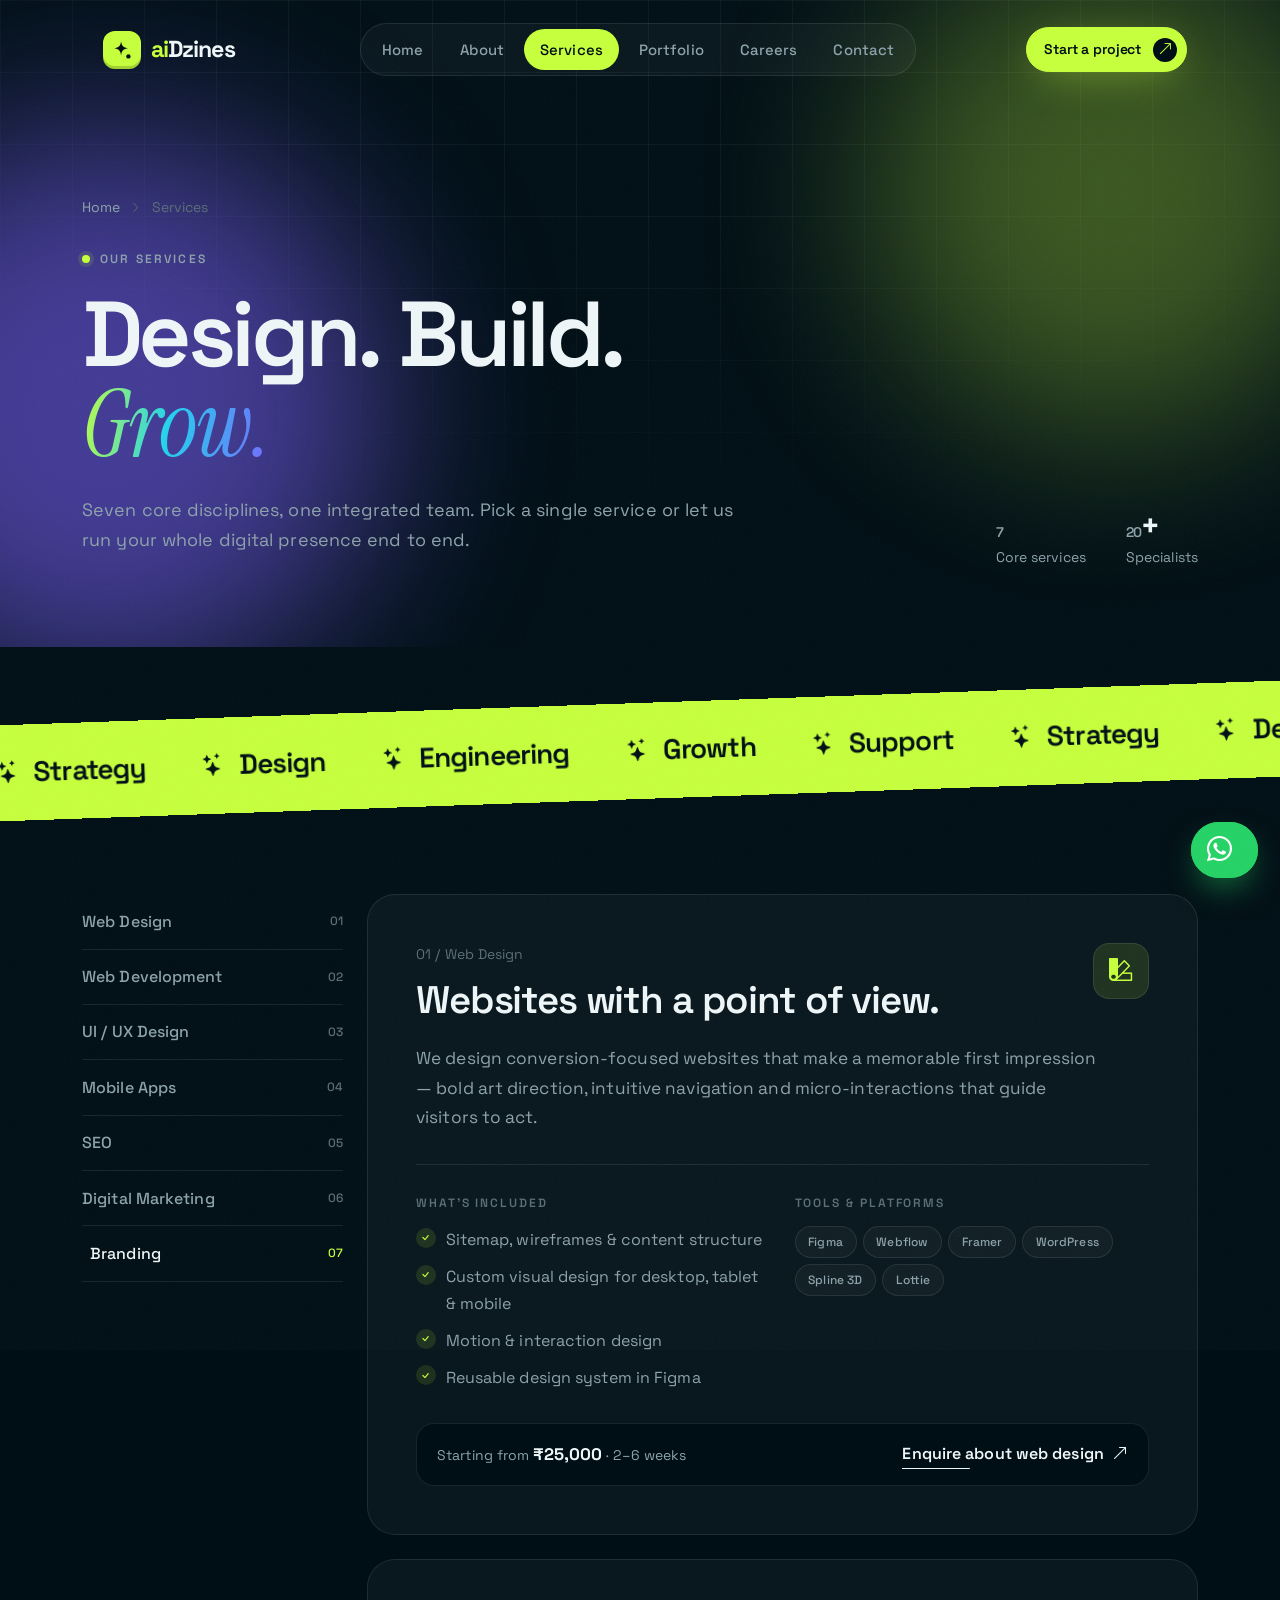
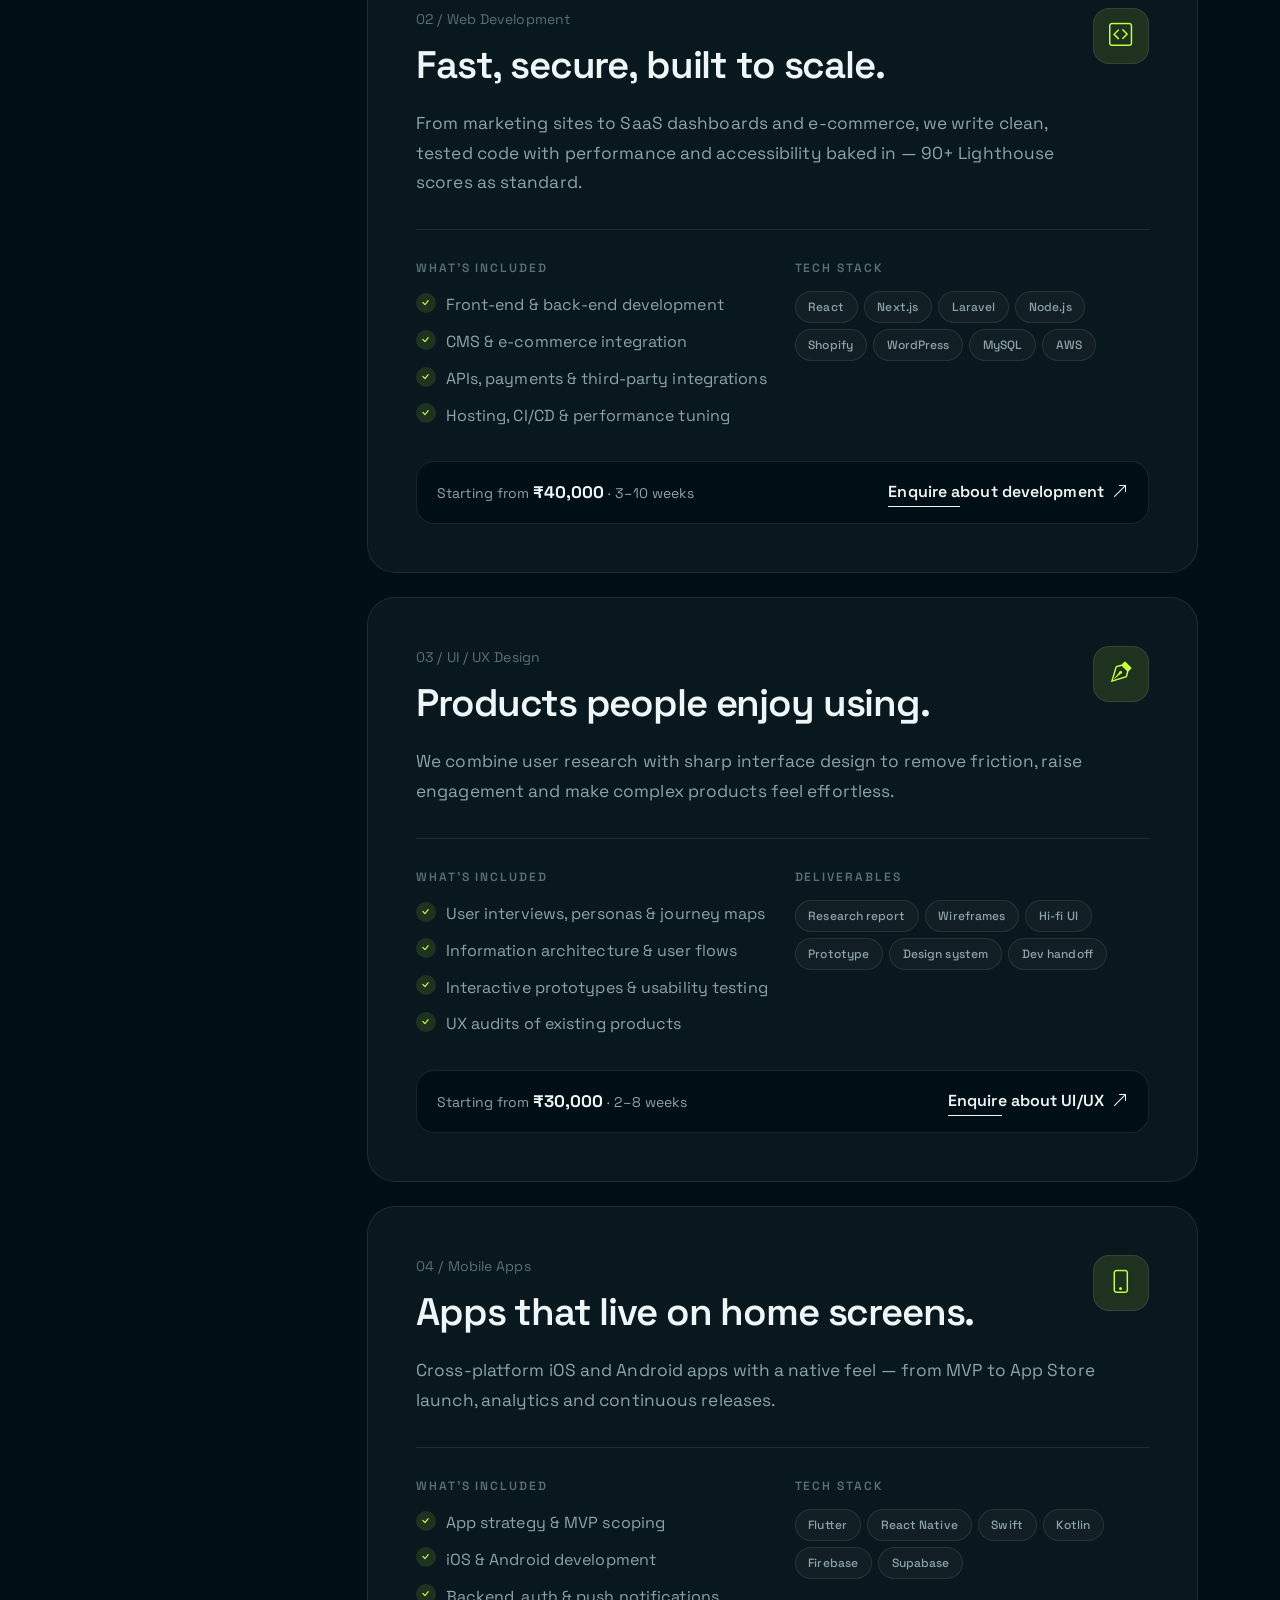
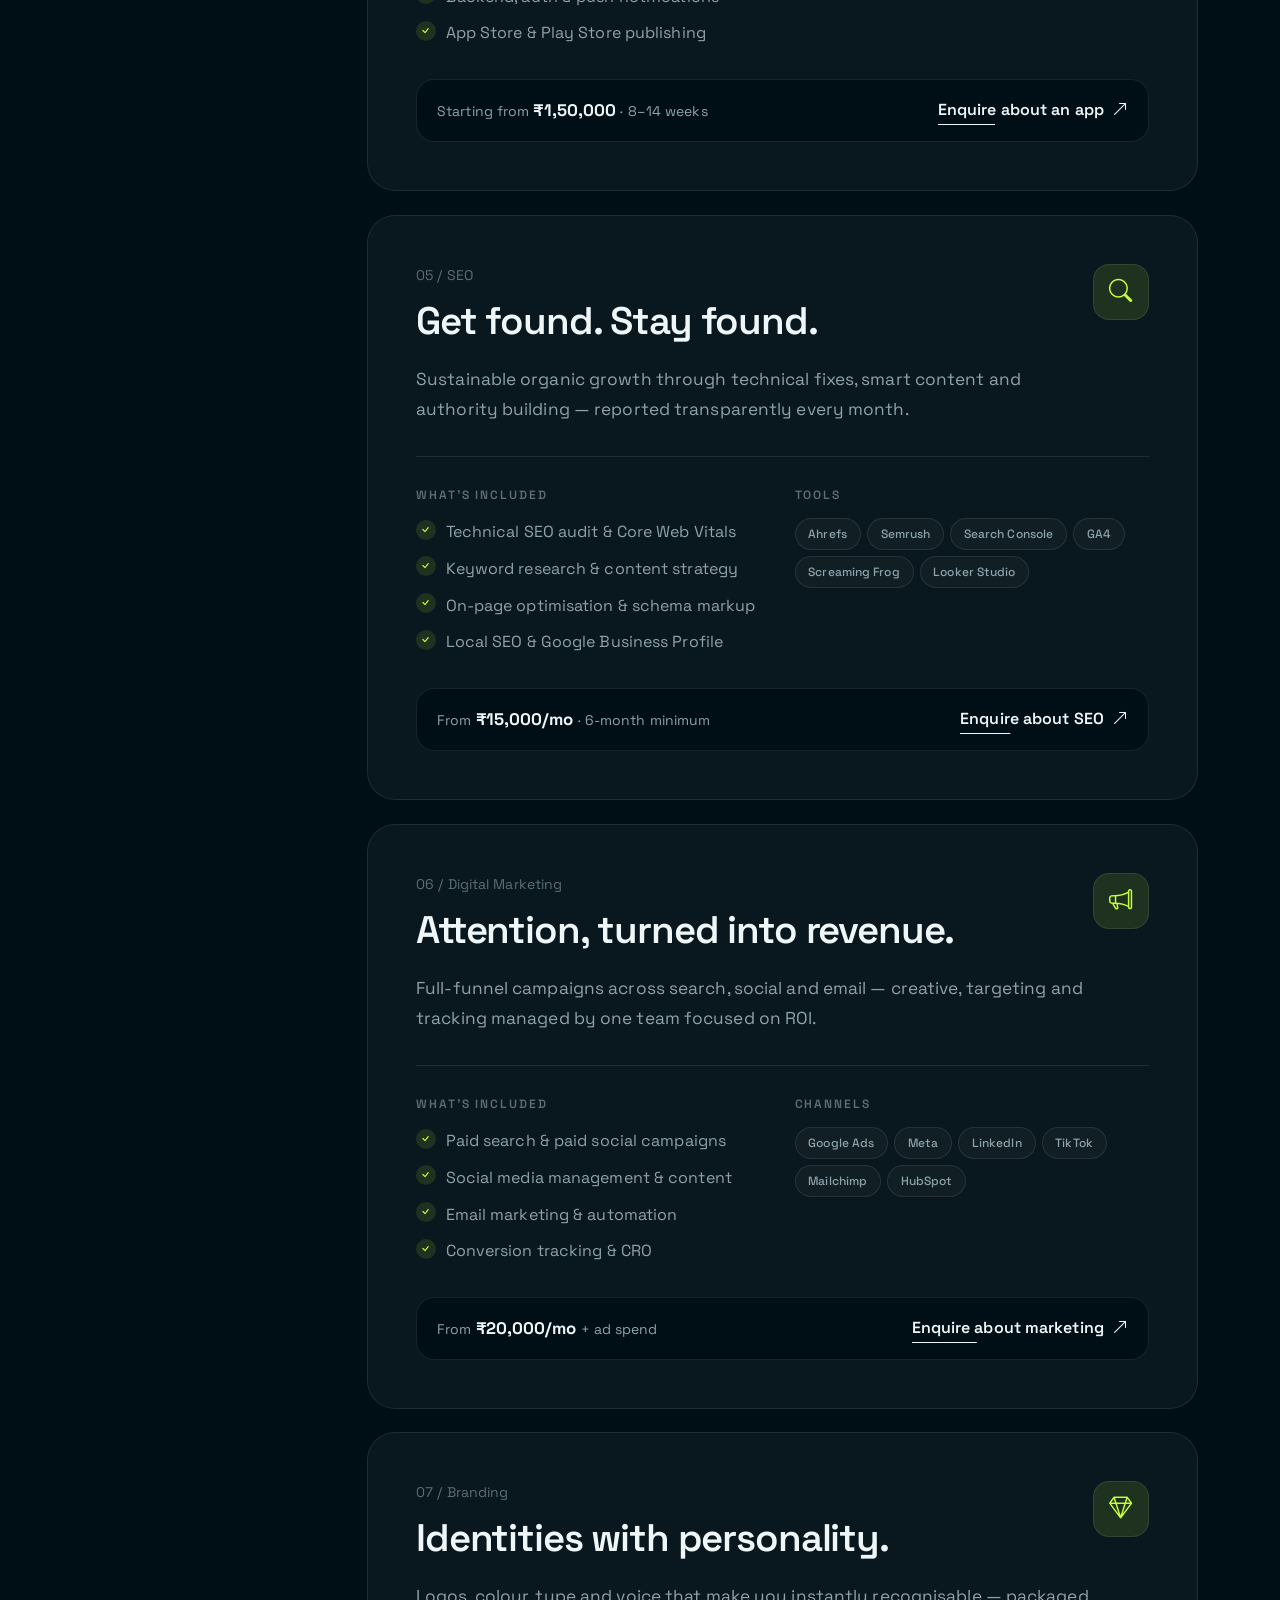
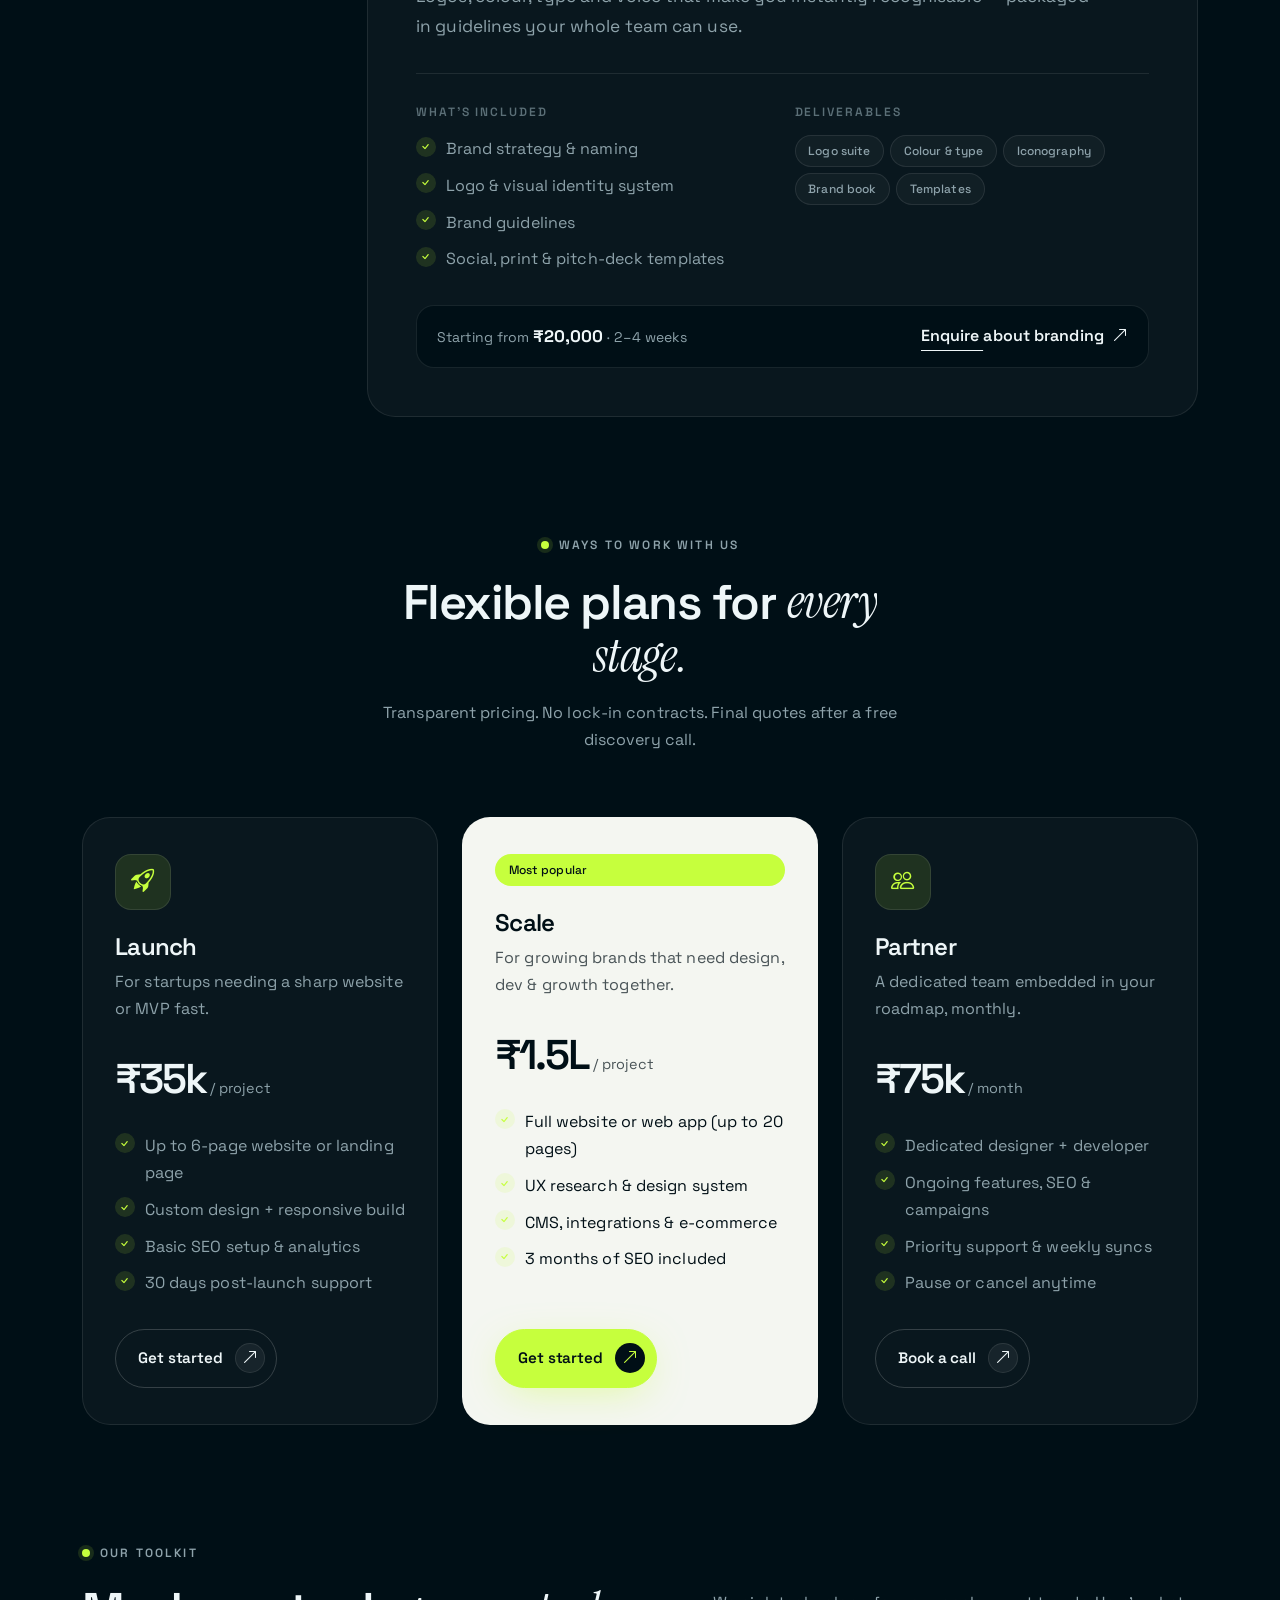
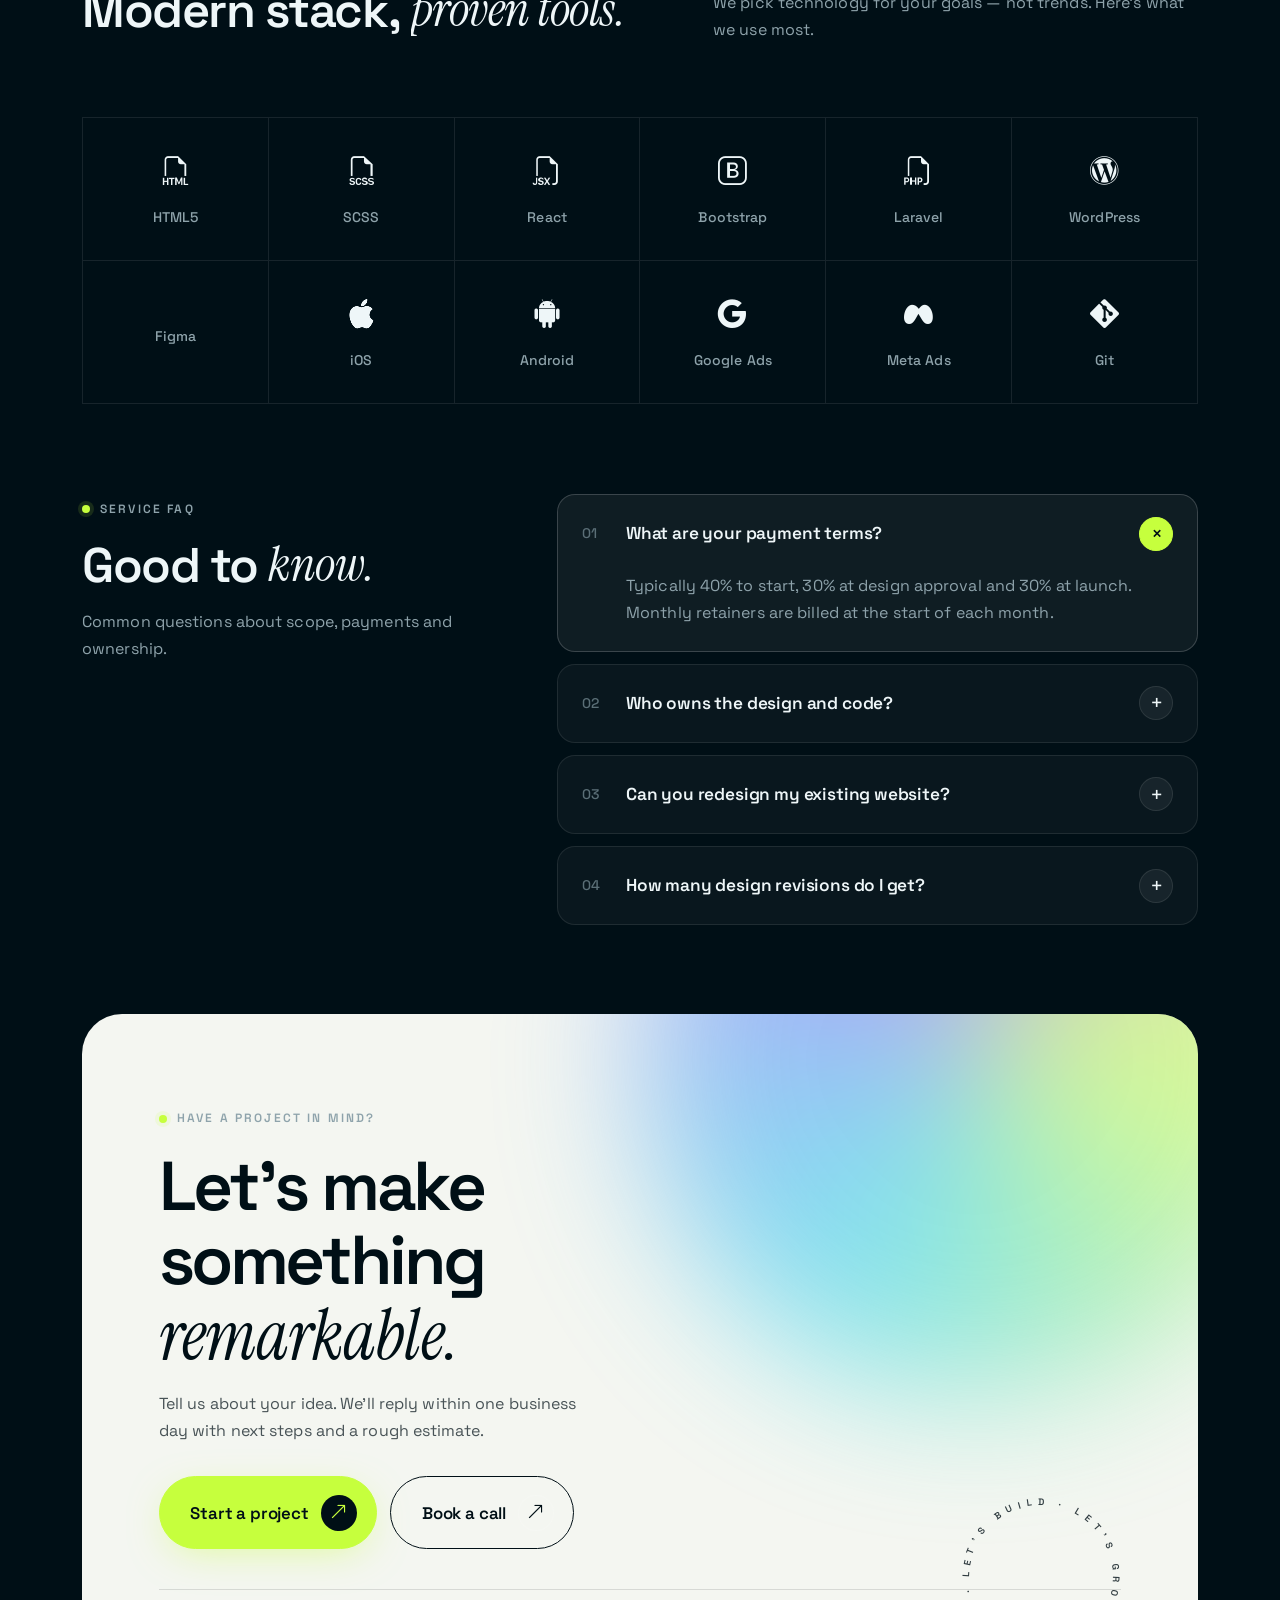
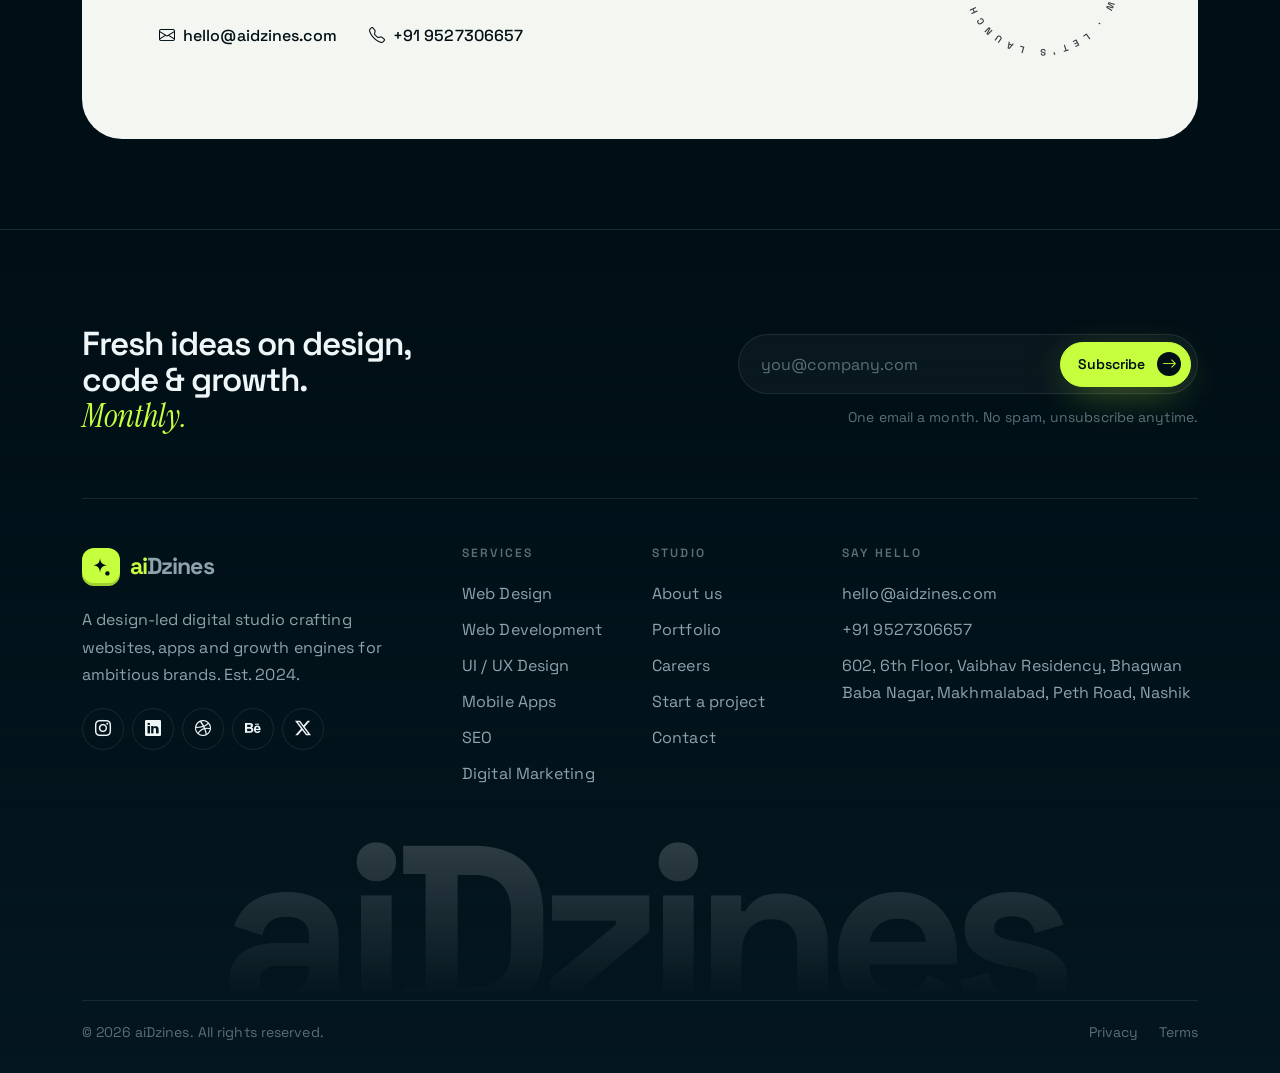
<file: services.html>
<!DOCTYPE html>
<html lang="en">

<head>
  <meta charset="utf-8" />
  <meta name="viewport" content="width=device-width, initial-scale=1" />
  <title>Services — aiDzines | Web Design, Development, UI/UX, Apps, SEO & Marketing</title>
  <meta name="description" content="Explore aiDzines services: web design, web development, UI/UX design, mobile app development, SEO, digital marketing and branding." />
  <meta name="theme-color" content="#000f16" />
  <meta property="og:title" content="Services — aiDzines | Web Design, Development, UI/UX, Apps, SEO & Marketing" />
  <meta property="og:description" content="Explore aiDzines services: web design, web development, UI/UX design, mobile app development, SEO, digital marketing and branding." />
  <meta property="og:type" content="website" />
  <link rel="icon" href="data:image/svg+xml,%3Csvg%20xmlns%3D%22http%3A%2F%2Fwww.w3.org%2F2000%2Fsvg%22%20viewBox%3D%220%200%2032%2032%22%3E%3Crect%20width%3D%2232%22%20height%3D%2232%22%20rx%3D%229%22%20fill%3D%22%23c6ff3d%22%2F%3E%3Cpath%20fill%3D%22%23000f16%22%20d%3D%22M14.5%205c.9%206.6%203.2%208.9%209.8%209.8-6.6.9-8.9%203.2-9.8%209.8-.9-6.6-3.2-8.9-9.8-9.8%206.6-.9%208.9-3.2%209.8-9.8z%22%2F%3E%3Ccircle%20cx%3D%2225%22%20cy%3D%2225%22%20r%3D%222.8%22%20fill%3D%22%23000f16%22%2F%3E%3C%2Fsvg%3E" />
  <script>
    document.documentElement.classList.add("hasJs");
  </script>
  <link rel="preconnect" href="https://fonts.googleapis.com" />
  <link rel="preconnect" href="https://fonts.gstatic.com" crossorigin />
  <link href="https://fonts.googleapis.com/css2?family=Instrument+Serif:ital@0;1&family=Space+Grotesk:wght@300..700&display=swap" rel="stylesheet" />
  <link href="https://cdn.jsdelivr.net/npm/bootstrap@5.3.3/dist/css/bootstrap.min.css" rel="stylesheet"
    integrity="sha384-QWTKZyjpPEjISv5WaRU9OFeRpok6YctnYmDr5pNlyT2bRjXh0JMhjY6hW+ALEwIH" crossorigin="anonymous" />
  <link href="https://cdn.jsdelivr.net/npm/bootstrap-icons@1.11.3/font/bootstrap-icons.min.css" rel="stylesheet" />
  <link rel="stylesheet" href="assets/styles/styles.css" />
</head>

<body>
  <a class="skipLink" href="#main">Skip to content</a>
  <div class="scrollProgress" aria-hidden="true"></div>
  <div class="pageBackdrop" aria-hidden="true"></div>
  <div class="noiseLayer" aria-hidden="true"></div>
  <div class="cursorGlow" aria-hidden="true"></div>

  <header class="siteHeader">
    <nav class="navbar navbar-expand-lg mainNav" aria-label="Main navigation">
      <div class="container">
        <div class="navShell">
          <a class="navbar-brand brandLogo" href="index.html" aria-label="aiDzines home">
            <span class="brandMark"><svg viewBox="0 0 24 24" aria-hidden="true"><path fill="currentColor" d="M11 2.5c.7 5.2 2.5 7 7.7 7.7-5.2.7-7 2.5-7.7 7.7-.7-5.2-2.5-7-7.7-7.7 5.2-.7 7-2.5 7.7-7.7z"/><circle cx="19" cy="19" r="2.4" fill="currentColor"/></svg></span>
            <span class="brandWord"><b>ai</b>Dzines</span>
          </a>
          <div class="navMobileTools">
            <button class="navbar-toggler" type="button" data-bs-toggle="collapse" data-bs-target="#mainNavMenu"
              aria-controls="mainNavMenu" aria-expanded="false" aria-label="Toggle navigation">
              <span class="togglerLine"></span><span class="togglerLine"></span><span class="togglerLine"></span>
            </button>
          </div>
          <div class="collapse navbar-collapse" id="mainNavMenu">
            <ul class="navbar-nav">
              <li class="nav-item"><a class="nav-link" href="index.html">Home</a></li>
              <li class="nav-item"><a class="nav-link" href="about.html">About</a></li>
              <li class="nav-item"><a class="nav-link active" aria-current="page" href="services.html">Services</a></li>
              <li class="nav-item"><a class="nav-link" href="portfolio.html">Portfolio</a></li>
              <li class="nav-item"><a class="nav-link" href="careers.html">Careers</a></li>
              <li class="nav-item"><a class="nav-link" href="contact.html">Contact</a></li>
            </ul>
            <div class="navActions">
              <a href="enquiry.html" class="btn btnPrimary btnSmall"><span class="btnLabel" data-text="Start a project"><span>Start a project</span></span><span class="btnIcon"><i class="bi bi-arrow-up-right"></i></span></a>
            </div>
          </div>
        </div>
      </div>
    </nav>
  </header>

  <main id="main">
    <section class="pageHero">
      <div class="blobField" aria-hidden="true">
        <span class="blob blobLime"></span>
        <span class="blob blobViolet"></span>
      </div>
      <div class="container">
        <nav class="breadcrumbTrail" aria-label="Breadcrumb" data-reveal="fade">
          <a href="index.html">Home</a><i class="bi bi-chevron-right"></i><span>Services</span>
        </nav>
        <div class="row">
          <div class="col-lg-8">
            <span class="eyebrow" data-reveal="up">Our services</span>
            <h1 data-split>Design. Build. <span class="serifItalic gradientText">Grow.</span></h1>
            <p class="leadText" data-reveal="up" data-delay="3">Seven core disciplines, one integrated team. Pick a single
              service or let us run your whole digital presence end to end.</p>
          </div>
          <div class="col-lg-4">
            <div class="pageHeroMeta" data-reveal="up" data-delay="4">
              <div class="metaStat"><strong><span data-count="7">7</span></strong><span>Core services</span></div>
              <div class="metaStat"><strong><span data-count="20">20</span>+</strong><span>Specialists</span></div>
            </div>
          </div>
        </div>
      </div>
    </section>

    <div class="marqueeBand isTilted" aria-hidden="true">
      <div class="marqueeTrack isReverse" style="--marqueeSpeed:35s">
        <span class="marqueeItem"><i class="bi bi-stars"></i>Strategy</span>
        <span class="marqueeItem"><i class="bi bi-stars"></i>Design</span>
        <span class="marqueeItem"><i class="bi bi-stars"></i>Engineering</span>
        <span class="marqueeItem"><i class="bi bi-stars"></i>Growth</span>
        <span class="marqueeItem"><i class="bi bi-stars"></i>Support</span>
        <span class="marqueeItem"><i class="bi bi-stars"></i>Strategy</span>
        <span class="marqueeItem"><i class="bi bi-stars"></i>Design</span>
        <span class="marqueeItem"><i class="bi bi-stars"></i>Engineering</span>
        <span class="marqueeItem"><i class="bi bi-stars"></i>Growth</span>
        <span class="marqueeItem"><i class="bi bi-stars"></i>Support</span>
      </div>
    </div>

    <section class="serviceListSection">
      <div class="container">
        <div class="row">
          <div class="col-lg-3">
            <nav class="serviceIndex" aria-label="Services index">
              <a href="#webDesign">Web Design <span>01</span></a>
              <a href="#webDevelopment">Web Development <span>02</span></a>
              <a href="#uiUx">UI / UX Design <span>03</span></a>
              <a href="#mobileApps">Mobile Apps <span>04</span></a>
              <a href="#seo">SEO <span>05</span></a>
              <a href="#digitalMarketing">Digital Marketing <span>06</span></a>
              <a href="#branding">Branding <span>07</span></a>
            </nav>
          </div>
          <div class="col-lg-9">

            <article class="serviceDetail" id="webDesign" data-reveal="up" data-spotlight>
              <div class="serviceHead">
                <div><span class="serviceNumber">01 / Web Design</span><h2>Websites with a point of view.</h2></div>
                <span class="iconTile"><i class="bi bi-palette2"></i></span>
              </div>
              <p class="serviceIntro">We design conversion-focused websites that make a memorable first impression — bold
                art direction, intuitive navigation and micro-interactions that guide visitors to act.</p>
              <div class="serviceCols">
                <div class="row">
                  <div class="col-md-6">
                    <h6>What's included</h6>
                    <ul class="checkList">
                      <li>Sitemap, wireframes &amp; content structure</li>
                      <li>Custom visual design for desktop, tablet &amp; mobile</li>
                      <li>Motion &amp; interaction design</li>
                      <li>Reusable design system in Figma</li>
                    </ul>
                  </div>
                  <div class="col-md-6">
                    <h6>Tools &amp; platforms</h6>
                    <div class="tagList">
                      <span class="tagPill">Figma</span><span class="tagPill">Webflow</span><span class="tagPill">Framer</span>
                      <span class="tagPill">WordPress</span><span class="tagPill">Spline 3D</span><span class="tagPill">Lottie</span>
                    </div>
                  </div>
                </div>
              </div>
              <div class="serviceFooter">
                <p>Starting from <strong>₹25,000</strong> · 2–6 weeks</p>
                <a href="enquiry.html?service=webDesign" class="arrowLink">Enquire about web design <i class="bi bi-arrow-up-right"></i></a>
              </div>
            </article>

            <article class="serviceDetail" id="webDevelopment" data-reveal="up" data-spotlight>
              <div class="serviceHead">
                <div><span class="serviceNumber">02 / Web Development</span><h2>Fast, secure, built to scale.</h2></div>
                <span class="iconTile"><i class="bi bi-code-square"></i></span>
              </div>
              <p class="serviceIntro">From marketing sites to SaaS dashboards and e-commerce, we write clean, tested code
                with performance and accessibility baked in — 90+ Lighthouse scores as standard.</p>
              <div class="serviceCols">
                <div class="row">
                  <div class="col-md-6">
                    <h6>What's included</h6>
                    <ul class="checkList">
                      <li>Front-end &amp; back-end development</li>
                      <li>CMS &amp; e-commerce integration</li>
                      <li>APIs, payments &amp; third-party integrations</li>
                      <li>Hosting, CI/CD &amp; performance tuning</li>
                    </ul>
                  </div>
                  <div class="col-md-6">
                    <h6>Tech stack</h6>
                    <div class="tagList">
                      <span class="tagPill">React</span><span class="tagPill">Next.js</span><span class="tagPill">Laravel</span>
                      <span class="tagPill">Node.js</span><span class="tagPill">Shopify</span><span class="tagPill">WordPress</span>
                      <span class="tagPill">MySQL</span><span class="tagPill">AWS</span>
                    </div>
                  </div>
                </div>
              </div>
              <div class="serviceFooter">
                <p>Starting from <strong>₹40,000</strong> · 3–10 weeks</p>
                <a href="enquiry.html?service=webDevelopment" class="arrowLink">Enquire about development <i class="bi bi-arrow-up-right"></i></a>
              </div>
            </article>

            <article class="serviceDetail" id="uiUx" data-reveal="up" data-spotlight>
              <div class="serviceHead">
                <div><span class="serviceNumber">03 / UI / UX Design</span><h2>Products people enjoy using.</h2></div>
                <span class="iconTile"><i class="bi bi-vector-pen"></i></span>
              </div>
              <p class="serviceIntro">We combine user research with sharp interface design to remove friction, raise
                engagement and make complex products feel effortless.</p>
              <div class="serviceCols">
                <div class="row">
                  <div class="col-md-6">
                    <h6>What's included</h6>
                    <ul class="checkList">
                      <li>User interviews, personas &amp; journey maps</li>
                      <li>Information architecture &amp; user flows</li>
                      <li>Interactive prototypes &amp; usability testing</li>
                      <li>UX audits of existing products</li>
                    </ul>
                  </div>
                  <div class="col-md-6">
                    <h6>Deliverables</h6>
                    <div class="tagList">
                      <span class="tagPill">Research report</span><span class="tagPill">Wireframes</span>
                      <span class="tagPill">Hi-fi UI</span><span class="tagPill">Prototype</span>
                      <span class="tagPill">Design system</span><span class="tagPill">Dev handoff</span>
                    </div>
                  </div>
                </div>
              </div>
              <div class="serviceFooter">
                <p>Starting from <strong>₹30,000</strong> · 2–8 weeks</p>
                <a href="enquiry.html?service=uiUx" class="arrowLink">Enquire about UI/UX <i class="bi bi-arrow-up-right"></i></a>
              </div>
            </article>

            <article class="serviceDetail" id="mobileApps" data-reveal="up" data-spotlight>
              <div class="serviceHead">
                <div><span class="serviceNumber">04 / Mobile Apps</span><h2>Apps that live on home screens.</h2></div>
                <span class="iconTile"><i class="bi bi-phone"></i></span>
              </div>
              <p class="serviceIntro">Cross-platform iOS and Android apps with a native feel — from MVP to App Store launch,
                analytics and continuous releases.</p>
              <div class="serviceCols">
                <div class="row">
                  <div class="col-md-6">
                    <h6>What's included</h6>
                    <ul class="checkList">
                      <li>App strategy &amp; MVP scoping</li>
                      <li>iOS &amp; Android development</li>
                      <li>Backend, auth &amp; push notifications</li>
                      <li>App Store &amp; Play Store publishing</li>
                    </ul>
                  </div>
                  <div class="col-md-6">
                    <h6>Tech stack</h6>
                    <div class="tagList">
                      <span class="tagPill">Flutter</span><span class="tagPill">React Native</span><span class="tagPill">Swift</span>
                      <span class="tagPill">Kotlin</span><span class="tagPill">Firebase</span><span class="tagPill">Supabase</span>
                    </div>
                  </div>
                </div>
              </div>
              <div class="serviceFooter">
                <p>Starting from <strong>₹1,50,000</strong> · 8–14 weeks</p>
                <a href="enquiry.html?service=mobileApps" class="arrowLink">Enquire about an app <i class="bi bi-arrow-up-right"></i></a>
              </div>
            </article>

            <article class="serviceDetail" id="seo" data-reveal="up" data-spotlight>
              <div class="serviceHead">
                <div><span class="serviceNumber">05 / SEO</span><h2>Get found. Stay found.</h2></div>
                <span class="iconTile"><i class="bi bi-search"></i></span>
              </div>
              <p class="serviceIntro">Sustainable organic growth through technical fixes, smart content and authority
                building — reported transparently every month.</p>
              <div class="serviceCols">
                <div class="row">
                  <div class="col-md-6">
                    <h6>What's included</h6>
                    <ul class="checkList">
                      <li>Technical SEO audit &amp; Core Web Vitals</li>
                      <li>Keyword research &amp; content strategy</li>
                      <li>On-page optimisation &amp; schema markup</li>
                      <li>Local SEO &amp; Google Business Profile</li>
                    </ul>
                  </div>
                  <div class="col-md-6">
                    <h6>Tools</h6>
                    <div class="tagList">
                      <span class="tagPill">Ahrefs</span><span class="tagPill">Semrush</span><span class="tagPill">Search Console</span>
                      <span class="tagPill">GA4</span><span class="tagPill">Screaming Frog</span><span class="tagPill">Looker Studio</span>
                    </div>
                  </div>
                </div>
              </div>
              <div class="serviceFooter">
                <p>From <strong>₹15,000/mo</strong> · 6-month minimum</p>
                <a href="enquiry.html?service=seo" class="arrowLink">Enquire about SEO <i class="bi bi-arrow-up-right"></i></a>
              </div>
            </article>

            <article class="serviceDetail" id="digitalMarketing" data-reveal="up" data-spotlight>
              <div class="serviceHead">
                <div><span class="serviceNumber">06 / Digital Marketing</span><h2>Attention, turned into revenue.</h2></div>
                <span class="iconTile"><i class="bi bi-megaphone"></i></span>
              </div>
              <p class="serviceIntro">Full-funnel campaigns across search, social and email — creative, targeting and
                tracking managed by one team focused on ROI.</p>
              <div class="serviceCols">
                <div class="row">
                  <div class="col-md-6">
                    <h6>What's included</h6>
                    <ul class="checkList">
                      <li>Paid search &amp; paid social campaigns</li>
                      <li>Social media management &amp; content</li>
                      <li>Email marketing &amp; automation</li>
                      <li>Conversion tracking &amp; CRO</li>
                    </ul>
                  </div>
                  <div class="col-md-6">
                    <h6>Channels</h6>
                    <div class="tagList">
                      <span class="tagPill">Google Ads</span><span class="tagPill">Meta</span><span class="tagPill">LinkedIn</span>
                      <span class="tagPill">TikTok</span><span class="tagPill">Mailchimp</span><span class="tagPill">HubSpot</span>
                    </div>
                  </div>
                </div>
              </div>
              <div class="serviceFooter">
                <p>From <strong>₹20,000/mo</strong> + ad spend</p>
                <a href="enquiry.html?service=digitalMarketing" class="arrowLink">Enquire about marketing <i class="bi bi-arrow-up-right"></i></a>
              </div>
            </article>

            <article class="serviceDetail" id="branding" data-reveal="up" data-spotlight>
              <div class="serviceHead">
                <div><span class="serviceNumber">07 / Branding</span><h2>Identities with personality.</h2></div>
                <span class="iconTile"><i class="bi bi-gem"></i></span>
              </div>
              <p class="serviceIntro">Logos, colour, type and voice that make you instantly recognisable — packaged in
                guidelines your whole team can use.</p>
              <div class="serviceCols">
                <div class="row">
                  <div class="col-md-6">
                    <h6>What's included</h6>
                    <ul class="checkList">
                      <li>Brand strategy &amp; naming</li>
                      <li>Logo &amp; visual identity system</li>
                      <li>Brand guidelines</li>
                      <li>Social, print &amp; pitch-deck templates</li>
                    </ul>
                  </div>
                  <div class="col-md-6">
                    <h6>Deliverables</h6>
                    <div class="tagList">
                      <span class="tagPill">Logo suite</span><span class="tagPill">Colour &amp; type</span>
                      <span class="tagPill">Iconography</span><span class="tagPill">Brand book</span><span class="tagPill">Templates</span>
                    </div>
                  </div>
                </div>
              </div>
              <div class="serviceFooter">
                <p>Starting from <strong>₹20,000</strong> · 2–4 weeks</p>
                <a href="enquiry.html?service=branding" class="arrowLink">Enquire about branding <i class="bi bi-arrow-up-right"></i></a>
              </div>
            </article>
          </div>
        </div>
      </div>
    </section>

    <!-- Engagement models -->
    <section class="modelSection">
      <div class="container">
        <div class="sectionHead isCentered">
          <span class="eyebrow" data-reveal="up">Ways to work with us</span>
          <h2 data-split>Flexible plans for <span class="serifItalic">every stage.</span></h2>
          <p data-reveal="up" data-delay="2">Transparent pricing. No lock-in contracts. Final quotes after a free discovery call.</p>
        </div>
        <div class="row">
          <div class="col-lg-4 modelCol" data-reveal="up">
            <div class="modelCard">
              <span class="iconTile"><i class="bi bi-rocket-takeoff"></i></span>
              <h3>Launch</h3>
              <p>For startups needing a sharp website or MVP fast.</p>
              <div class="modelPrice">₹35k<small> / project</small></div>
              <ul class="checkList">
                <li>Up to 6-page website or landing page</li>
                <li>Custom design + responsive build</li>
                <li>Basic SEO setup &amp; analytics</li>
                <li>30 days post-launch support</li>
              </ul>
              <a href="enquiry.html" class="btn btnGhost"><span class="btnLabel" data-text="Get started"><span>Get started</span></span><span class="btnIcon"><i class="bi bi-arrow-up-right"></i></span></a>
            </div>
          </div>
          <div class="col-lg-4 modelCol" data-reveal="up" data-delay="1">
            <div class="modelCard isHighlighted">
              <span class="tagPill">Most popular</span>
              <h3>Scale</h3>
              <p>For growing brands that need design, dev &amp; growth together.</p>
              <div class="modelPrice">₹1.5L<small> / project</small></div>
              <ul class="checkList">
                <li>Full website or web app (up to 20 pages)</li>
                <li>UX research &amp; design system</li>
                <li>CMS, integrations &amp; e-commerce</li>
                <li>3 months of SEO included</li>
              </ul>
              <a href="enquiry.html" class="btn btnPrimary"><span class="btnLabel" data-text="Get started"><span>Get started</span></span><span class="btnIcon"><i class="bi bi-arrow-up-right"></i></span></a>
            </div>
          </div>
          <div class="col-lg-4 modelCol" data-reveal="up" data-delay="2">
            <div class="modelCard">
              <span class="iconTile"><i class="bi bi-people"></i></span>
              <h3>Partner</h3>
              <p>A dedicated team embedded in your roadmap, monthly.</p>
              <div class="modelPrice">₹75k<small> / month</small></div>
              <ul class="checkList">
                <li>Dedicated designer + developer</li>
                <li>Ongoing features, SEO &amp; campaigns</li>
                <li>Priority support &amp; weekly syncs</li>
                <li>Pause or cancel anytime</li>
              </ul>
              <a href="contact.html" class="btn btnGhost"><span class="btnLabel" data-text="Book a call"><span>Book a call</span></span><span class="btnIcon"><i class="bi bi-arrow-up-right"></i></span></a>
            </div>
          </div>
        </div>
      </div>
    </section>

    <!-- Tech -->
    <section class="techSection">
      <div class="container">
        <div class="sectionHead isSplit">
          <div>
            <span class="eyebrow" data-reveal="up">Our toolkit</span>
            <h2 data-split>Modern stack, <span class="serifItalic">proven tools.</span></h2>
          </div>
          <p data-reveal="up" data-delay="2">We pick technology for your goals — not trends. Here's what we use most.</p>
        </div>
        <div class="techGrid" data-reveal="up">
          <div class="techItem"><i class="bi bi-filetype-html"></i>HTML5</div>
          <div class="techItem"><i class="bi bi-filetype-scss"></i>SCSS</div>
          <div class="techItem"><i class="bi bi-filetype-jsx"></i>React</div>
          <div class="techItem"><i class="bi bi-bootstrap"></i>Bootstrap</div>
          <div class="techItem"><i class="bi bi-filetype-php"></i>Laravel</div>
          <div class="techItem"><i class="bi bi-wordpress"></i>WordPress</div>
          <div class="techItem"><i class="bi bi-figma"></i>Figma</div>
          <div class="techItem"><i class="bi bi-apple"></i>iOS</div>
          <div class="techItem"><i class="bi bi-android2"></i>Android</div>
          <div class="techItem"><i class="bi bi-google"></i>Google Ads</div>
          <div class="techItem"><i class="bi bi-meta"></i>Meta Ads</div>
          <div class="techItem"><i class="bi bi-git"></i>Git</div>
        </div>
      </div>
    </section>

    <!-- FAQ -->
    <section class="faqSection">
      <div class="container">
        <div class="row">
          <div class="col-lg-5">
            <div class="faqAside">
              <span class="eyebrow" data-reveal="up">Service FAQ</span>
              <h2 data-split>Good to <span class="serifItalic">know.</span></h2>
              <p data-reveal="up" data-delay="2">Common questions about scope, payments and ownership.</p>
            </div>
          </div>
          <div class="col-lg-7">
            <div class="accordion faqAccordion" id="servicesFaq" data-reveal="up">
              <div class="accordion-item">
                <h3 class="accordion-header">
                  <button class="accordion-button" type="button" data-bs-toggle="collapse" data-bs-target="#sFaq1" aria-expanded="true" aria-controls="sFaq1">
                    <span class="faqIndex">01</span> What are your payment terms?
                  </button>
                </h3>
                <div id="sFaq1" class="accordion-collapse collapse show" data-bs-parent="#servicesFaq">
                  <div class="accordion-body"><p>Typically 40% to start, 30% at design approval and 30% at launch. Monthly
                      retainers are billed at the start of each month.</p></div>
                </div>
              </div>
              <div class="accordion-item">
                <h3 class="accordion-header">
                  <button class="accordion-button collapsed" type="button" data-bs-toggle="collapse" data-bs-target="#sFaq2" aria-expanded="false" aria-controls="sFaq2">
                    <span class="faqIndex">02</span> Who owns the design and code?
                  </button>
                </h3>
                <div id="sFaq2" class="accordion-collapse collapse" data-bs-parent="#servicesFaq">
                  <div class="accordion-body"><p>You do. Once the final invoice is paid, full intellectual property — source
                      files, code and assets — transfers to you.</p></div>
                </div>
              </div>
              <div class="accordion-item">
                <h3 class="accordion-header">
                  <button class="accordion-button collapsed" type="button" data-bs-toggle="collapse" data-bs-target="#sFaq3" aria-expanded="false" aria-controls="sFaq3">
                    <span class="faqIndex">03</span> Can you redesign my existing website?
                  </button>
                </h3>
                <div id="sFaq3" class="accordion-collapse collapse" data-bs-parent="#servicesFaq">
                  <div class="accordion-body"><p>Yes. We start with a UX and SEO audit so the redesign keeps your rankings
                      and fixes what's holding conversions back.</p></div>
                </div>
              </div>
              <div class="accordion-item">
                <h3 class="accordion-header">
                  <button class="accordion-button collapsed" type="button" data-bs-toggle="collapse" data-bs-target="#sFaq4" aria-expanded="false" aria-controls="sFaq4">
                    <span class="faqIndex">04</span> How many design revisions do I get?
                  </button>
                </h3>
                <div id="sFaq4" class="accordion-collapse collapse" data-bs-parent="#servicesFaq">
                  <div class="accordion-body"><p>Two rounds of revisions per milestone are included. In practice, regular
                      check-ins mean we rarely need more.</p></div>
                </div>
              </div>
            </div>
          </div>
        </div>
      </div>
    </section>


    <section class="ctaBand">
      <div class="container">
        <div class="ctaPanel" data-reveal="scale">
          <div class="ctaOrb" aria-hidden="true"></div>
          <svg class="ctaRing" viewBox="0 0 200 200" aria-hidden="true">
            <defs><path id="ctaCircle" d="M100,100 m-80,0 a80,80 0 1,1 160,0 a80,80 0 1,1 -160,0" /></defs>
            <text><textPath href="#ctaCircle" textLength="500" lengthAdjust="spacing">Let's build · Let's grow · Let's launch ·&#160;</textPath></text>
          </svg>
          <span class="eyebrow">Have a project in mind?</span>
          <h2>Let's make something <span class="serifItalic">remarkable.</span></h2>
          <p>Tell us about your idea. We'll reply within one business day with next steps and a rough estimate.</p>
          <div class="btnGroupInline">
            <span data-magnetic><a href="enquiry.html" class="btn btnPrimary btnLarge"><span class="btnLabel" data-text="Start a project"><span>Start a project</span></span><span class="btnIcon"><i class="bi bi-arrow-up-right"></i></span></a></span>
            <a href="contact.html" class="btn btnGhost btnLarge"><span class="btnLabel" data-text="Book a call"><span>Book a call</span></span><span class="btnIcon"><i class="bi bi-arrow-up-right"></i></span></a>
          </div>
          <div class="ctaContacts">
            <a href="mailto:hello@aidzines.com"><i class="bi bi-envelope"></i> hello@aidzines.com</a>
            <a href="tel:+919527306657"><i class="bi bi-telephone"></i> +91 9527306657</a>
          </div>
        </div>
      </div>
    </section>


  </main>

  <footer class="siteFooter">
    <div class="container">
      <div class="footerTop">
        <div class="row">
          <div class="col-lg-6">
            <h3>Fresh ideas on design, code &amp; growth. <span class="serifItalic accentText">Monthly.</span></h3>
          </div>
          <div class="col-lg-6">
            <form class="footerNewsletter" novalidate>
              <label for="newsletterEmail" class="srOnly">Email address</label>
              <input id="newsletterEmail" type="email" placeholder="you@company.com" autocomplete="email" />
              <button type="submit" class="btn btnPrimary btnSmall"><span class="btnLabel" data-text="Subscribe"><span>Subscribe</span></span><span class="btnIcon"><i class="bi bi-arrow-right"></i></span></button>
            </form>
            <p class="footerNote">One email a month. No spam, unsubscribe anytime.</p>
          </div>
        </div>
      </div>

      <div class="footerLinks">
        <div class="row">
          <div class="col-lg-4 col-md-6 footerAbout">
            <a class="brandLogo" href="index.html" aria-label="aiDzines home">
              <span class="brandMark"><svg viewBox="0 0 24 24" aria-hidden="true"><path fill="currentColor" d="M11 2.5c.7 5.2 2.5 7 7.7 7.7-5.2.7-7 2.5-7.7 7.7-.7-5.2-2.5-7-7.7-7.7 5.2-.7 7-2.5 7.7-7.7z"/><circle cx="19" cy="19" r="2.4" fill="currentColor"/></svg></span>
              <span class="brandWord"><b>ai</b>Dzines</span>
            </a>
            <p>A design-led digital studio crafting websites, apps and growth engines for ambitious brands. Est. 2024.</p>
            <div class="socialList">
              <a href="#" aria-label="Instagram"><i class="bi bi-instagram"></i></a>
              <a href="#" aria-label="LinkedIn"><i class="bi bi-linkedin"></i></a>
              <a href="#" aria-label="Dribbble"><i class="bi bi-dribbble"></i></a>
              <a href="#" aria-label="Behance"><i class="bi bi-behance"></i></a>
              <a href="#" aria-label="X (Twitter)"><i class="bi bi-twitter-x"></i></a>
            </div>
          </div>
          <div class="col-lg-2 col-md-6 col-6">
            <h6>Services</h6>
            <ul>
              <li><a href="services.html#webDesign">Web Design</a></li>
              <li><a href="services.html#webDevelopment">Web Development</a></li>
              <li><a href="services.html#uiUx">UI / UX Design</a></li>
              <li><a href="services.html#mobileApps">Mobile Apps</a></li>
              <li><a href="services.html#seo">SEO</a></li>
              <li><a href="services.html#digitalMarketing">Digital Marketing</a></li>
            </ul>
          </div>
          <div class="col-lg-2 col-md-6 col-6">
            <h6>Studio</h6>
            <ul>
              <li><a href="about.html">About us</a></li>
              <li><a href="portfolio.html">Portfolio</a></li>
              <li><a href="careers.html">Careers</a></li>
              <li><a href="enquiry.html">Start a project</a></li>
              <li><a href="contact.html">Contact</a></li>
            </ul>
          </div>
          <div class="col-lg-4 col-md-6">
            <h6>Say hello</h6>
            <ul>
              <li><a href="mailto:hello@aidzines.com">hello@aidzines.com</a></li>
              <li><a href="tel:+919527306657">+91 9527306657</a></li>
              <li><span class="footerPlain">602, 6th Floor, Vaibhav Residency, Bhagwan Baba Nagar, Makhmalabad, Peth Road, Nashik</span></li>
            </ul>
          </div>
        </div>
      </div>
    </div>

    <div class="footerWordmark" aria-hidden="true">aiDzines</div>

    <div class="container">
      <div class="footerBottom">
        <p>&copy; <span data-year>2026</span> <a href="https://impalamol.github.io/aidzines/">aiDzines</a>. All rights reserved.</p>
        <div class="footerLegal">
          <a href="#">Privacy</a>
          <a href="#">Terms</a>
        </div>
      </div>
    </div>
  </footer>

  <a class="whatsappFab" href="https://wa.me/919527306657?text=Hi%20aiDzines%2C%20I%27d%20like%20to%20discuss%20a%20project." target="_blank" rel="noopener" aria-label="Chat with us on WhatsApp">
    <i class="bi bi-whatsapp"></i><span class="fabLabel">Chat with us</span>
  </a>
  <button class="backToTop" type="button" aria-label="Back to top"><i class="bi bi-arrow-up"></i></button>

  <script src="https://cdn.jsdelivr.net/npm/bootstrap@5.3.3/dist/js/bootstrap.bundle.min.js"
    integrity="sha384-YvpcrYf0tY3lHB60NNkmXc5s9fDVZLESaAA55NDzOxhy9GkcIdslK1eN7N6jIeHz"
    crossorigin="anonymous"></script>
  <script src="assets/js/main.js"></script>
</body>

</html>
</file>
<file: assets/styles/styles.css>
@charset "UTF-8";
:root {
  color-scheme: dark;
  --bg: #000f16;
  --bgSoft: #04161f;
  --bgRaised: #072230;
  --surface: rgba(255, 255, 255, 0.035);
  --surfaceHover: rgba(255, 255, 255, 0.06);
  --surfaceSolid: #061b25;
  --glass: rgba(6, 27, 37, 0.55);
  --headerBg: rgba(3, 20, 28, 0.92);
  --border: rgba(255, 255, 255, 0.09);
  --borderStrong: rgba(255, 255, 255, 0.18);
  --text: #eef6f8;
  --textMuted: #8ea3ab;
  --textFaint: #5b6f77;
  --accent: #c6ff3d;
  --accentInk: #000f16;
  --accentText: #c6ff3d;
  --accentSoft: rgba(198, 255, 61, 0.12);
  --secondary: #7b61ff;
  --secondarySoft: rgba(123, 97, 255, 0.16);
  --tertiary: #22d3ee;
  --gradientText: linear-gradient(100deg, #c6ff3d 0%, #22d3ee 45%, #7b61ff 100%);
  --gradientBorder: linear-gradient(140deg, rgba(198, 255, 61, 0.6), rgba(123, 97, 255, 0.15) 40%, rgba(34, 211, 238, 0.5));
  --gridLine: rgba(255, 255, 255, 0.045);
  --blobOpacity: 0.55;
  --shadow: 0 30px 80px -30px rgba(0, 0, 0, 0.7);
  --shadowSoft: 0 12px 40px -18px rgba(0, 0, 0, 0.6);
  --heroImageOpacity: 0.08;
  --invertBg: #f4f6f1;
  --invertText: #000f16;
}

*,
*::before,
*::after {
  box-sizing: border-box;
}

html {
  scroll-behavior: smooth;
  scroll-padding-top: 100px;
  -webkit-text-size-adjust: 100%;
}

body {
  margin: 0;
  font-family: "Space Grotesk", system-ui, -apple-system, "Segoe UI", sans-serif;
  font-size: 1rem;
  font-weight: 400;
  line-height: 1.7;
  letter-spacing: 0.1px;
  color: var(--text);
  background-color: var(--bg);
  position: relative;
  overflow-x: hidden;
  -webkit-font-smoothing: antialiased;
  -moz-osx-font-smoothing: grayscale;
  text-rendering: optimizeLegibility;
}

::selection {
  background: var(--accent);
  color: var(--accentInk);
}

img,
svg {
  max-width: 100%;
  display: block;
}

a {
  color: inherit;
  text-decoration: none;
  transition: color 0.25s ease;
}
a:hover {
  color: var(--accentText);
}

:focus-visible {
  outline: 2px solid var(--accentText);
  outline-offset: 3px;
}

ul {
  padding: 0;
  margin: 0;
  list-style: none;
}

section {
  position: relative;
  padding: clamp(3.5rem, 7vw, 6rem) 0;
}

section + section {
  padding-top: 0;
}

.pageHero + section,
.heroSection + section {
  padding-top: clamp(2.5rem, 5vw, 4rem);
}

main {
  position: relative;
  z-index: 1;
}

@media (min-width: 1400px) {
  .container {
    max-width: 1280px;
  }
}

.skipLink {
  position: fixed;
  top: -60px;
  left: 16px;
  z-index: 2000;
  padding: 10px 18px;
  border-radius: 999px;
  background: var(--accent);
  color: var(--accentInk);
  font-weight: 600;
  transition: top 0.25s ease;
}
.skipLink:focus {
  top: 16px;
  color: var(--accentInk);
}

.pageBackdrop {
  position: fixed;
  inset: 0;
  z-index: 0;
  pointer-events: none;
  background-image: linear-gradient(var(--gridLine) 1px, transparent 1px), linear-gradient(90deg, var(--gridLine) 1px, transparent 1px);
  background-size: 72px 72px;
  mask-image: radial-gradient(ellipse 80% 60% at 50% 0%, #000 40%, transparent 100%);
  -webkit-mask-image: radial-gradient(ellipse 80% 60% at 50% 0%, #000 40%, transparent 100%);
}

.noiseLayer {
  position: fixed;
  inset: -50%;
  z-index: 999;
  pointer-events: none;
  opacity: 0.035;
  background-image: url("data:image/svg+xml,%3Csvg xmlns='http://www.w3.org/2000/svg' width='160' height='160'%3E%3Cfilter id='n'%3E%3CfeTurbulence type='fractalNoise' baseFrequency='0.9' numOctaves='3' stitchTiles='stitch'/%3E%3C/filter%3E%3Crect width='100%25' height='100%25' filter='url(%23n)'/%3E%3C/svg%3E");
}

.scrollProgress {
  position: fixed;
  top: 0;
  left: 0;
  height: 3px;
  width: 100%;
  z-index: 1100;
  transform-origin: left;
  transform: scaleX(var(--progress, 0));
  background: var(--gradientText);
}

.cursorGlow {
  position: fixed;
  top: 0;
  left: 0;
  width: 420px;
  height: 420px;
  margin: -210px 0 0 -210px;
  border-radius: 50%;
  pointer-events: none;
  z-index: 0;
  background: radial-gradient(circle, var(--accentSoft) 0%, transparent 65%);
  opacity: 0;
  transition: opacity 0.4s ease;
  will-change: transform;
}
.cursorGlow.isActive {
  opacity: 1;
}
@media (hover: none) {
  .cursorGlow {
    display: none;
  }
}

.backToTop {
  position: fixed;
  right: 22px;
  bottom: 92px;
  z-index: 900;
  width: 52px;
  height: 52px;
  border-radius: 50%;
  border: 1px solid var(--border);
  background: var(--glass);
  border: 1px solid var(--border);
  backdrop-filter: blur(18px) saturate(140%);
  -webkit-backdrop-filter: blur(18px) saturate(140%);
  display: flex;
  align-items: center;
  justify-content: center;
  color: var(--text);
  font-size: 1.2rem;
  opacity: 0;
  transform: translateY(20px) scale(0.9);
  pointer-events: none;
  transition: opacity 0.45s cubic-bezier(0.16, 1, 0.3, 1), transform 0.45s cubic-bezier(0.16, 1, 0.3, 1), background 0.25s ease;
}
.backToTop.isVisible {
  opacity: 1;
  transform: none;
  pointer-events: auto;
}
.backToTop:hover {
  background: var(--accent);
  color: var(--accentInk);
}

.srOnly {
  position: absolute !important;
  width: 1px !important;
  height: 1px !important;
  padding: 0 !important;
  margin: -1px !important;
  overflow: hidden !important;
  clip: rect(0, 0, 0, 0) !important;
  white-space: nowrap !important;
  border: 0 !important;
}

.whatsappFab {
  position: fixed;
  right: 22px;
  bottom: 22px;
  z-index: 900;
  height: 56px;
  min-width: 56px;
  padding: 0 16px;
  border-radius: 999px;
  display: flex;
  align-items: center;
  justify-content: center;
  gap: 10px;
  background: #25d366;
  color: #fff;
  font-weight: 600;
  font-size: 0.875rem;
  box-shadow: 0 14px 34px -10px rgba(37, 211, 102, 0.65);
  transition: transform 0.45s cubic-bezier(0.16, 1, 0.3, 1), box-shadow 0.45s ease;
}
.whatsappFab .bi {
  font-size: 1.55rem;
  line-height: 1;
}
.whatsappFab::before {
  content: "";
  position: absolute;
  inset: 0;
  border-radius: inherit;
  border: 2px solid #25d366;
  animation: fabPulse 2.4s ease-out infinite;
  pointer-events: none;
}
.whatsappFab .fabLabel {
  max-width: 0;
  overflow: hidden;
  white-space: nowrap;
  transition: max-width 0.45s cubic-bezier(0.16, 1, 0.3, 1);
}
.whatsappFab:hover {
  color: #fff;
  transform: translateY(-3px);
  box-shadow: 0 18px 40px -10px rgba(37, 211, 102, 0.8);
}
.whatsappFab:hover .fabLabel {
  max-width: 140px;
}
.whatsappFab:focus-visible {
  outline: 2px solid #fff;
  outline-offset: 3px;
}

@keyframes fabPulse {
  0% {
    transform: scale(1);
    opacity: 0.7;
  }
  100% {
    transform: scale(1.35);
    opacity: 0;
  }
}
h1,
h2,
h3,
h4,
h5,
h6 {
  font-family: "Space Grotesk", system-ui, -apple-system, "Segoe UI", sans-serif;
  font-weight: 600;
  line-height: 1.08;
  letter-spacing: -0.03em;
  color: var(--text);
  margin: 0 0 1rem;
}

h1 {
  font-size: clamp(2.25rem, 5.4vw, 4.75rem);
}

h2 {
  font-size: clamp(1.875rem, 3.8vw, 3.25rem);
}

h3 {
  font-size: clamp(1.5rem, 2.6vw, 2.25rem);
}

h4 {
  font-size: 1.5rem;
}

h5 {
  font-size: 1.25rem;
}

h6 {
  font-size: 1.05rem;
}

p {
  margin: 0 0 1rem;
  color: var(--textMuted);
}

.serifItalic {
  font-family: "Instrument Serif", Georgia, serif;
  font-style: italic;
  font-weight: 400;
  letter-spacing: -0.01em;
}

.gradientText {
  -webkit-box-decoration-break: clone;
  box-decoration-break: clone;
  padding-right: 0.06em;
  background: var(--gradientText);
  -webkit-background-clip: text;
  background-clip: text;
  color: transparent;
}

.accentText {
  color: var(--accentText);
}

.leadText {
  font-size: clamp(1.05rem, 1.4vw, 1.25rem);
  line-height: 1.65;
  color: var(--textMuted);
  max-width: 60ch;
}

.eyebrow {
  display: flex;
  align-items: center;
  justify-content: flex-start;
  gap: 10px;
  display: inline-flex;
  font-size: 0.75rem;
  font-weight: 600;
  letter-spacing: 0.18em;
  text-transform: uppercase;
  color: var(--textMuted);
  margin-bottom: 1.25rem;
}
.eyebrow::before {
  content: "";
  width: 8px;
  height: 8px;
  border-radius: 50%;
  background: var(--accent);
  box-shadow: 0 0 0 4px var(--accentSoft);
  animation: pulseDot 2.4s ease-in-out infinite;
}

.sectionHead {
  margin-bottom: clamp(2.5rem, 5vw, 4rem);
}
.sectionHead h2 {
  max-width: 18ch;
}
.sectionHead p {
  max-width: 52ch;
}
.sectionHead.isCentered {
  text-align: center;
}
.sectionHead.isCentered h2,
.sectionHead.isCentered p {
  margin-inline: auto;
}
.sectionHead.isCentered .eyebrow {
  justify-content: center;
}
@media (min-width: 992px) {
  .sectionHead.isSplit {
    display: grid;
    grid-template-columns: 1.2fr 1fr;
    align-items: end;
    gap: 3rem;
  }
  .sectionHead.isSplit p {
    margin-bottom: 0.6rem;
  }
}

@keyframes pulseDot {
  0%, 100% {
    box-shadow: 0 0 0 0 var(--accentSoft);
  }
  50% {
    box-shadow: 0 0 0 7px var(--accentSoft);
  }
}
@keyframes blobFloat {
  0% {
    transform: translate(0, 0) scale(1) rotate(0deg);
  }
  33% {
    transform: translate(6%, -8%) scale(1.08) rotate(30deg);
  }
  66% {
    transform: translate(-7%, 5%) scale(0.94) rotate(-20deg);
  }
  100% {
    transform: translate(0, 0) scale(1) rotate(0deg);
  }
}
@keyframes floatY {
  0%, 100% {
    transform: translateY(0);
  }
  50% {
    transform: translateY(-14px);
  }
}
@keyframes spinSlow {
  to {
    transform: rotate(360deg);
  }
}
@keyframes marqueeX {
  from {
    transform: translateX(0);
  }
  to {
    transform: translateX(-50%);
  }
}
@keyframes wordIn {
  from {
    transform: translateY(110%) rotate(4deg);
    opacity: 0;
  }
  to {
    transform: translateY(0) rotate(0);
    opacity: 1;
  }
}
@keyframes wordOut {
  from {
    transform: translateY(0);
    opacity: 1;
  }
  to {
    transform: translateY(-110%) rotate(-4deg);
    opacity: 0;
  }
}
@keyframes barGrow {
  from {
    transform: scaleY(0.15);
  }
  to {
    transform: scaleY(1);
  }
}
@keyframes shimmer {
  from {
    background-position: -200% 0;
  }
  to {
    background-position: 200% 0;
  }
}
@keyframes drawLine {
  from {
    stroke-dashoffset: 600;
  }
  to {
    stroke-dashoffset: 0;
  }
}
@keyframes popIn {
  0% {
    transform: scale(0.6);
    opacity: 0;
  }
  70% {
    transform: scale(1.08);
    opacity: 1;
  }
  100% {
    transform: scale(1);
  }
}
.hasJs [data-reveal] {
  opacity: 0;
  transition: opacity 0.9s cubic-bezier(0.16, 1, 0.3, 1), transform 0.9s cubic-bezier(0.16, 1, 0.3, 1), filter 0.9s cubic-bezier(0.16, 1, 0.3, 1);
  transition-delay: calc(var(--revealDelay, 0) * 90ms);
  will-change: opacity, transform;
}
.hasJs [data-reveal][data-reveal=up] {
  transform: translateY(48px);
}
.hasJs [data-reveal][data-reveal=down] {
  transform: translateY(-40px);
}
.hasJs [data-reveal][data-reveal=left] {
  transform: translateX(-56px);
}
.hasJs [data-reveal][data-reveal=right] {
  transform: translateX(56px);
}
.hasJs [data-reveal][data-reveal=scale] {
  transform: scale(0.92);
}
.hasJs [data-reveal][data-reveal=blur] {
  filter: blur(14px);
  transform: translateY(20px);
}
.hasJs [data-reveal].isRevealed {
  opacity: 1;
  transform: none;
  filter: none;
}

.splitWord {
  display: inline-block;
  overflow: hidden;
  vertical-align: top;
  padding-bottom: 0.08em;
  margin-bottom: -0.08em;
}
.splitWord > span {
  display: inline-block;
  transform: translateY(105%);
  transition: transform 1s cubic-bezier(0.16, 1, 0.3, 1);
  transition-delay: calc(var(--wordIndex, 0) * 60ms + 120ms);
}

.isRevealed .splitWord > span,
.splitWord.isRevealed > span {
  transform: none;
}

@media (prefers-reduced-motion: reduce) {
  *,
  *::before,
  *::after {
    animation-duration: 0.01ms !important;
    animation-iteration-count: 1 !important;
    transition-duration: 0.01ms !important;
    scroll-behavior: auto !important;
  }
  .hasJs [data-reveal] {
    opacity: 1;
    transform: none;
    filter: none;
  }
  .splitWord > span {
    transform: none;
  }
}
.btn {
  --bs-btn-padding-x: 1.4rem;
  --bs-btn-padding-y: 0.85rem;
  --bs-btn-font-size: 0.95rem;
  --bs-btn-font-weight: 600;
  --bs-btn-border-radius: 999px;
  --bs-btn-focus-box-shadow: none;
  position: relative;
  display: inline-flex;
  align-items: center;
  gap: 0.75rem;
  font-family: "Space Grotesk", system-ui, -apple-system, "Segoe UI", sans-serif;
  letter-spacing: -0.01em;
  overflow: hidden;
  isolation: isolate;
  transition: transform 0.45s cubic-bezier(0.16, 1, 0.3, 1), background-color 0.25s ease, color 0.25s ease, border-color 0.25s ease, box-shadow 0.45s ease;
}
.btn:focus-visible {
  outline: 2px solid var(--accentText);
  outline-offset: 3px;
}
.btn .bi {
  font-size: 1.05em;
  line-height: 1;
}

.btnLabel {
  position: relative;
  display: inline-block;
  overflow: hidden;
  line-height: 1.2;
}
.btnLabel > span {
  display: block;
  transition: transform 0.45s cubic-bezier(0.16, 1, 0.3, 1);
}
.btnLabel::after {
  content: attr(data-text);
  position: absolute;
  left: 0;
  top: 100%;
  width: 100%;
  transition: transform 0.45s cubic-bezier(0.16, 1, 0.3, 1);
}

.btnIcon {
  display: flex;
  align-items: center;
  justify-content: center;
  width: 30px;
  height: 30px;
  margin-right: -0.7rem;
  border-radius: 50%;
  flex-shrink: 0;
  transition: transform 0.45s cubic-bezier(0.16, 1, 0.3, 1), background 0.25s ease;
}

@media (hover: hover) and (pointer: fine) {
  .btn:hover .btnLabel > span,
  .btn:hover .btnLabel::after {
    transform: translateY(-100%);
  }
  .btn:hover .btnIcon {
    transform: rotate(45deg);
  }
}
.btnPrimary {
  --bs-btn-color: var(--accentInk);
  --bs-btn-bg: var(--accent);
  --bs-btn-border-color: var(--accent);
  --bs-btn-hover-color: var(--accentInk);
  --bs-btn-hover-bg: var(--accent);
  --bs-btn-hover-border-color: var(--accent);
  --bs-btn-active-color: var(--accentInk);
  --bs-btn-active-bg: var(--accent);
  --bs-btn-active-border-color: var(--accent);
  box-shadow: 0 10px 40px -12px rgba(198, 255, 61, 0.55);
}
.btnPrimary .btnIcon {
  background: var(--accentInk);
  color: var(--accent);
}
.btnPrimary:hover {
  box-shadow: 0 16px 50px -12px rgba(198, 255, 61, 0.75);
}

.btnDark {
  --bs-btn-color: var(--bg);
  --bs-btn-bg: var(--text);
  --bs-btn-border-color: var(--text);
  --bs-btn-hover-color: var(--bg);
  --bs-btn-hover-bg: var(--text);
  --bs-btn-hover-border-color: var(--text);
  --bs-btn-active-color: var(--bg);
  --bs-btn-active-bg: var(--text);
}
.btnDark .btnIcon {
  background: var(--accent);
  color: var(--accentInk);
}

.btnGhost {
  --bs-btn-color: var(--text);
  --bs-btn-bg: transparent;
  --bs-btn-border-color: var(--borderStrong);
  --bs-btn-hover-color: var(--text);
  --bs-btn-hover-bg: var(--surfaceHover);
  --bs-btn-hover-border-color: var(--text);
  --bs-btn-active-color: var(--text);
  --bs-btn-active-bg: var(--surfaceHover);
  --bs-btn-active-border-color: var(--text);
}
.btnGhost .btnIcon {
  background: var(--surfaceHover);
  border: 1px solid var(--border);
}

.btnSmall {
  --bs-btn-padding-x: 1.1rem;
  --bs-btn-padding-y: 0.6rem;
  --bs-btn-font-size: 0.875rem;
}
.btnSmall .btnIcon {
  width: 24px;
  height: 24px;
  margin-right: -0.55rem;
}

.btnLarge {
  --bs-btn-padding-x: 1.9rem;
  --bs-btn-padding-y: 1.1rem;
  --bs-btn-font-size: 1.05rem;
}
.btnLarge .btnIcon {
  width: 36px;
  height: 36px;
}

.arrowLink {
  display: flex;
  align-items: center;
  justify-content: flex-start;
  gap: 0.5rem;
  display: inline-flex;
  font-weight: 600;
  color: var(--text);
  position: relative;
  padding-bottom: 2px;
}
.arrowLink::after {
  content: "";
  position: absolute;
  left: 0;
  bottom: 0;
  width: 100%;
  height: 1px;
  background: currentColor;
  transform: scaleX(0.3);
  transform-origin: left;
  transition: transform 0.45s cubic-bezier(0.16, 1, 0.3, 1);
}
.arrowLink .bi {
  transition: transform 0.45s cubic-bezier(0.16, 1, 0.3, 1);
}
.arrowLink:hover {
  color: var(--accentText);
}
.arrowLink:hover::after {
  transform: scaleX(1);
}
.arrowLink:hover .bi {
  transform: translate(3px, -3px);
}

.btnGroupInline {
  display: flex;
  align-items: center;
  justify-content: flex-start;
  gap: 0.85rem;
  flex-wrap: wrap;
}

[data-magnetic] {
  transform: translate(var(--mx, 0), var(--my, 0));
}

.siteHeader {
  position: fixed;
  top: 0;
  left: 0;
  right: 0;
  z-index: 1050;
  padding: 12px 0;
  transform: translateZ(0);
  backface-visibility: hidden;
}
.siteHeader.isScrolled .mainNav .navShell {
  background: var(--headerBg);
  border-color: var(--border);
  box-shadow: var(--shadowSoft);
}

.mainNav {
  --bs-navbar-padding-y: 0;
  --bs-navbar-padding-x: 0;
  padding: 0;
}
.mainNav .navShell {
  width: 100%;
  display: flex;
  align-items: center;
  justify-content: space-between;
  flex-wrap: wrap;
  padding: 10px 10px 10px 20px;
  border-radius: 999px;
  border: 1px solid transparent;
  transition: background 0.45s ease, border-color 0.45s ease, box-shadow 0.45s ease;
}
@media (max-width: 991.98px) {
  .mainNav .navShell {
    border-radius: 28px;
  }
}
@media (min-width: 992px) {
  .mainNav .navbar-collapse {
    flex-grow: 1;
  }
}
.mainNav .navbar-nav {
  gap: 4px;
}
@media (min-width: 992px) {
  .mainNav .navbar-nav {
    margin-inline: auto;
    padding: 5px;
    border-radius: 999px;
    background: var(--surface);
    border: 1px solid var(--border);
  }
}
.mainNav .nav-link {
  position: relative;
  font-size: 0.93rem;
  font-weight: 500;
  color: var(--textMuted);
  padding: 0.5rem 1rem !important;
  border-radius: 999px;
  transition: color 0.25s ease, background 0.25s ease;
}
.mainNav .nav-link:hover {
  color: var(--text);
}
.mainNav .nav-link.active {
  color: var(--accentInk);
  background: var(--accent);
}
@media (max-width: 991.98px) {
  .mainNav .nav-link {
    font-size: 1.6rem;
    font-weight: 600;
    letter-spacing: -0.02em;
    color: var(--text);
    padding: 0.6rem 0.25rem !important;
    border-radius: 0;
    border-bottom: 1px solid var(--border);
  }
  .mainNav .nav-link.active {
    background: transparent;
    color: var(--accentText);
  }
}
.mainNav .navbar-toggler {
  border: 0;
  padding: 0;
  width: 46px;
  height: 46px;
  border-radius: 50%;
  background: var(--surface);
  border: 1px solid var(--border);
  display: flex;
  align-items: center;
  justify-content: center;
  flex-direction: column;
  gap: 5px;
}
.mainNav .navbar-toggler:focus {
  box-shadow: none;
}
.mainNav .navbar-toggler:focus-visible {
  outline: 2px solid var(--accentText);
  outline-offset: 3px;
}
.mainNav .navbar-toggler .togglerLine {
  width: 18px;
  height: 2px;
  border-radius: 2px;
  background: var(--text);
  transition: transform 0.45s cubic-bezier(0.16, 1, 0.3, 1), opacity 0.25s ease;
}
.mainNav .navbar-toggler[aria-expanded=true] .togglerLine:nth-child(1) {
  transform: translateY(7px) rotate(45deg);
}
.mainNav .navbar-toggler[aria-expanded=true] .togglerLine:nth-child(2) {
  opacity: 0;
}
.mainNav .navbar-toggler[aria-expanded=true] .togglerLine:nth-child(3) {
  transform: translateY(-7px) rotate(-45deg);
}

.navActions {
  display: flex;
  align-items: center;
  justify-content: flex-end;
  gap: 10px;
}
@media (max-width: 991.98px) {
  .navActions {
    margin-top: 1.25rem;
    padding-bottom: 0.5rem;
    justify-content: space-between;
  }
}

.navMobileTools {
  display: flex;
  align-items: center;
  justify-content: flex-end;
  gap: 8px;
}

.brandLogo {
  display: flex;
  align-items: center;
  justify-content: flex-start;
  gap: 10px;
  font-size: 1.45rem;
  font-weight: 700;
  letter-spacing: -0.04em;
  color: var(--text);
  margin-right: 1rem;
}
.brandLogo:hover {
  color: var(--text);
}
.brandLogo:hover .brandMark {
  transform: rotate(-12deg) scale(1.06);
}

.brandMark {
  width: 38px;
  height: 38px;
  border-radius: 12px;
  background: var(--accent);
  color: var(--accentInk);
  display: flex;
  align-items: center;
  justify-content: center;
  transition: transform 0.45s cubic-bezier(0.16, 1, 0.3, 1);
  box-shadow: inset 0 -3px 0 rgba(0, 0, 0, 0.18);
}
.brandMark svg {
  width: 22px;
  height: 22px;
}

.brandWord b {
  font-weight: 700;
  color: var(--accentText);
}

@media (max-width: 991.98px) {
  .mainNav .navbar-collapse {
    width: 100%;
    padding: 1rem 0.25rem 0.25rem;
  }
  .siteHeader.isMenuOpen .mainNav .navShell {
    background: var(--headerBg);
    border-color: var(--border);
    box-shadow: var(--shadow);
  }
}
@media (min-width: 992px) {
  .navMobileTools {
    display: none;
  }
}

.siteFooter {
  position: relative;
  z-index: 1;
  padding-top: clamp(4rem, 8vw, 6rem);
  border-top: 1px solid var(--border);
  background: linear-gradient(180deg, transparent, var(--bgSoft));
  overflow: hidden;
}

.footerTop {
  padding-bottom: 3rem;
  border-bottom: 1px solid var(--border);
}
.footerTop h3 {
  font-size: clamp(1.5rem, 2.6vw, 2.25rem);
  max-width: 16ch;
}

.footerNewsletter {
  display: flex;
  align-items: center;
  justify-content: flex-start;
  gap: 6px;
  padding: 6px;
  border-radius: 999px;
  border: 1px solid var(--border);
  background: var(--surface);
  max-width: 460px;
  margin-top: 0.5rem;
}
@media (min-width: 992px) {
  .footerNewsletter {
    margin-left: auto;
  }
}
.footerNewsletter input {
  flex: 1;
  min-width: 0;
  border: 0;
  background: transparent;
  color: var(--text);
  padding: 0.6rem 1rem;
  font: inherit;
}
.footerNewsletter input:focus {
  outline: none;
}
.footerNewsletter input::placeholder {
  color: var(--textFaint);
}

.footerNote {
  font-size: 0.875rem;
  color: var(--textFaint);
  margin-top: 0.75rem;
}
@media (min-width: 992px) {
  .footerNote {
    text-align: right;
  }
}
.footerNote.isSuccess {
  color: var(--accentText);
}

.footerLinks {
  padding: 3rem 0;
}
.footerLinks h6 {
  font-size: 0.75rem;
  text-transform: uppercase;
  letter-spacing: 0.18em;
  color: var(--textFaint);
  margin-bottom: 1.25rem;
}
.footerLinks li + li {
  margin-top: 0.55rem;
}
.footerLinks a {
  color: var(--textMuted);
  position: relative;
}
.footerLinks a:hover {
  color: var(--text);
}
@media (max-width: 991.98px) {
  .footerLinks .row > div {
    margin-bottom: 2rem;
  }
}

.footerAbout p {
  max-width: 34ch;
}

.socialList {
  display: flex;
  align-items: center;
  justify-content: flex-start;
  gap: 8px;
  margin-top: 1.25rem;
}
.socialList a {
  width: 42px;
  height: 42px;
  border-radius: 50%;
  border: 1px solid var(--border);
  display: flex;
  align-items: center;
  justify-content: center;
  color: var(--text);
  transition: background 0.25s ease, color 0.25s ease, transform 0.45s cubic-bezier(0.16, 1, 0.3, 1);
}
.socialList a:hover {
  background: var(--accent);
  color: var(--accentInk);
  transform: translateY(-3px);
}

.footerWordmark {
  font-size: clamp(4rem, 19vw, 17rem);
  font-weight: 700;
  letter-spacing: -0.07em;
  line-height: 0.8;
  text-align: center;
  margin: 0 0 -0.12em;
  user-select: none;
  background: linear-gradient(180deg, var(--borderStrong), transparent 85%);
  -webkit-background-clip: text;
  background-clip: text;
  color: transparent;
}

.footerBottom {
  display: flex;
  align-items: center;
  justify-content: space-between;
  gap: 1rem;
  flex-wrap: wrap;
  padding: 1.25rem 0 1.75rem;
  border-top: 1px solid var(--border);
  font-size: 0.875rem;
  color: var(--textFaint);
}
.footerBottom p {
  margin: 0;
  color: inherit;
}
.footerBottom .footerLegal {
  display: flex;
  align-items: center;
  justify-content: flex-start;
  gap: 1.25rem;
}

.footerAbout p {
  margin-top: 1.25rem;
}

.footerPlain {
  color: var(--textMuted);
}

.blobField {
  position: absolute;
  inset: 0;
  overflow: hidden;
  pointer-events: none;
  z-index: -1;
}

.blob {
  position: absolute;
  border-radius: 50%;
  filter: blur(90px);
  opacity: var(--blobOpacity);
  animation: blobFloat 18s ease-in-out infinite;
}
.blob.blobLime {
  background: #c6ff3d;
  width: 38vw;
  height: 38vw;
  max-width: 520px;
  max-height: 520px;
  top: -8%;
  right: -6%;
  opacity: calc(var(--blobOpacity) * 0.55);
}
.blob.blobViolet {
  background: #7b61ff;
  width: 44vw;
  height: 44vw;
  max-width: 640px;
  max-height: 640px;
  top: 20%;
  left: -14%;
  animation-delay: -6s;
}
.blob.blobCyan {
  background: #22d3ee;
  width: 30vw;
  height: 30vw;
  max-width: 420px;
  max-height: 420px;
  bottom: -10%;
  right: 18%;
  opacity: calc(var(--blobOpacity) * 0.6);
  animation-delay: -11s;
}

.tagPill {
  display: inline-flex;
  align-items: center;
  gap: 6px;
  padding: 0.3rem 0.8rem;
  font-size: 0.75rem;
  font-weight: 500;
  border-radius: 999px;
  border: 1px solid var(--border);
  background: var(--surface);
  color: var(--textMuted);
  white-space: nowrap;
}

.tagList {
  display: flex;
  align-items: center;
  justify-content: flex-start;
  gap: 6px;
  flex-wrap: wrap;
}

.iconTile {
  width: 56px;
  height: 56px;
  border-radius: 16px;
  display: flex;
  align-items: center;
  justify-content: center;
  font-size: 1.45rem;
  background: var(--accentSoft);
  color: var(--accentText);
  border: 1px solid var(--border);
  flex-shrink: 0;
  transition: transform 0.45s cubic-bezier(0.16, 1, 0.3, 1), background 0.25s ease, color 0.25s ease;
}

.pageHero {
  padding: calc(84px + clamp(4rem, 9vw, 7rem)) 0 clamp(3rem, 6vw, 5rem);
  overflow: hidden;
}
.pageHero h1 {
  font-size: clamp(2.75rem, 7.2vw, 6.75rem);
  letter-spacing: -0.05em;
  line-height: 0.98;
  max-width: 14ch;
}
.pageHero .leadText {
  margin-top: 1.5rem;
}

.breadcrumbTrail {
  display: flex;
  align-items: center;
  justify-content: flex-start;
  gap: 10px;
  font-size: 0.875rem;
  color: var(--textFaint);
  margin-bottom: 1.5rem;
}
.breadcrumbTrail a {
  color: var(--textMuted);
}
.breadcrumbTrail .bi {
  font-size: 0.7rem;
}

.pageHeroMeta {
  display: flex;
  align-items: flex-end;
  justify-content: flex-end;
  gap: 2.5rem;
  height: 100%;
}
@media (max-width: 991.98px) {
  .pageHeroMeta {
    justify-content: flex-start;
    margin-top: 2.5rem;
  }
}

.metaStat strong {
  display: block;
  font-size: clamp(1.5rem, 2.6vw, 2.25rem);
  font-weight: 600;
  letter-spacing: -0.04em;
  line-height: 1;
  color: var(--text);
}
.metaStat span {
  font-size: 0.875rem;
  color: var(--textMuted);
}

.marqueeBand {
  position: relative;
  padding: 1.5rem 0;
  border-block: 1px solid var(--border);
  overflow: hidden;
  mask-image: linear-gradient(90deg, transparent, #000 10%, #000 90%, transparent);
  -webkit-mask-image: linear-gradient(90deg, transparent, #000 10%, #000 90%, transparent);
}
.marqueeBand.isTilted {
  transform: rotate(-2deg);
  margin: 2rem -2rem;
  background: var(--accent);
  border: 0;
  mask-image: none;
  -webkit-mask-image: none;
}
.marqueeBand.isTilted .marqueeItem {
  color: var(--accentInk);
}
.marqueeBand.isTilted .marqueeItem .bi {
  color: var(--accentInk);
}

.marqueeTrack {
  display: flex;
  width: max-content;
  animation: marqueeX var(--marqueeSpeed, 40s) linear infinite;
}
.marqueeTrack.isReverse {
  animation-direction: reverse;
}
.marqueeBand:hover .marqueeTrack {
  animation-play-state: paused;
}

.marqueeItem {
  display: flex;
  align-items: center;
  justify-content: flex-start;
  gap: 1rem;
  padding-inline: 1.75rem;
  font-size: clamp(1.1rem, 2.2vw, 1.75rem);
  font-weight: 600;
  letter-spacing: -0.03em;
  color: var(--textMuted);
  white-space: nowrap;
}
.marqueeItem .bi {
  color: var(--accentText);
  font-size: 0.8em;
}

.statCard {
  background: var(--surface);
  border: 1px solid var(--border);
  border-radius: 28px;
  padding: 1.75rem;
  height: 100%;
  transition: transform 0.45s cubic-bezier(0.16, 1, 0.3, 1), border-color 0.25s ease;
}
.statCard:hover {
  transform: translateY(-4px);
  border-color: var(--borderStrong);
}
.statCard .statValue {
  font-size: clamp(2.5rem, 5vw, 3.75rem);
  font-weight: 600;
  letter-spacing: -0.05em;
  line-height: 1;
  color: var(--text);
  margin-bottom: 0.75rem;
}
.statCard .statValue sup {
  font-size: 0.45em;
  top: -1em;
  color: var(--accentText);
}
.statCard p {
  margin: 0;
  font-size: 0.875rem;
}

.ctaBand {
  padding-top: 0;
}

.ctaPanel {
  position: relative;
  overflow: hidden;
  border-radius: 40px;
  padding: clamp(2.5rem, 7vw, 6rem) clamp(1.5rem, 6vw, 5rem);
  background: var(--invertBg);
  color: var(--invertText);
  isolation: isolate;
}
.ctaPanel h2 {
  color: var(--invertText);
  font-size: clamp(2.25rem, 5.4vw, 4.75rem);
  letter-spacing: -0.05em;
  max-width: 14ch;
}
.ctaPanel p {
  color: var(--invertText);
  opacity: 0.7;
  max-width: 44ch;
}
.ctaPanel .btnGhost {
  --bs-btn-color: var(--invertText);
  --bs-btn-hover-color: var(--invertText);
  --bs-btn-border-color: currentColor;
  --bs-btn-hover-bg: transparent;
  --bs-btn-hover-border-color: currentColor;
}
.ctaPanel .ctaOrb {
  position: absolute;
  right: -10%;
  top: -40%;
  width: 60%;
  aspect-ratio: 1;
  border-radius: 50%;
  background: conic-gradient(from 90deg, #c6ff3d, #22d3ee, #7b61ff, #c6ff3d);
  filter: blur(70px);
  opacity: 0.55;
  z-index: -1;
  animation: spinSlow 16s linear infinite;
}
.ctaPanel .ctaRing {
  position: absolute;
  right: 6%;
  bottom: 10%;
  width: 180px;
  height: 180px;
  z-index: -1;
  animation: spinSlow 22s linear infinite;
  opacity: 0.8;
}
.ctaPanel .ctaRing text {
  font-size: 10.5px;
  font-weight: 600;
  letter-spacing: 3.5px;
  text-transform: uppercase;
  fill: var(--invertText);
}
@media (max-width: 991.98px) {
  .ctaPanel .ctaRing {
    display: none;
  }
}

.ctaContacts {
  display: flex;
  align-items: center;
  justify-content: flex-start;
  gap: 2rem;
  flex-wrap: wrap;
  margin-top: 2.5rem;
  padding-top: 2rem;
  border-top: 1px solid rgba(128, 128, 128, 0.25);
}
.ctaContacts a {
  color: var(--invertText);
  font-weight: 500;
  display: flex;
  align-items: center;
  justify-content: flex-start;
  gap: 0.5rem;
}
.ctaContacts a:hover {
  opacity: 0.7;
}

.checkList li {
  position: relative;
  padding-left: 1.85rem;
  color: var(--textMuted);
}
.checkList li + li {
  margin-top: 0.6rem;
}
.checkList li::before {
  content: "\f26e";
  font-family: "bootstrap-icons";
  position: absolute;
  left: 0;
  top: 0.1rem;
  width: 20px;
  height: 20px;
  border-radius: 50%;
  font-size: 0.8rem;
  display: flex;
  align-items: center;
  justify-content: center;
  background: var(--accentSoft);
  color: var(--accentText);
}

.testimonialTrack {
  display: grid;
  grid-auto-flow: column;
  grid-auto-columns: minmax(300px, 420px);
  gap: 1.25rem;
  overflow-x: auto;
  scroll-snap-type: x mandatory;
  padding-bottom: 1.5rem;
  scrollbar-width: thin;
  scrollbar-color: var(--borderStrong) transparent;
  cursor: grab;
}
.testimonialTrack.isDragging {
  cursor: grabbing;
  scroll-snap-type: none;
  user-select: none;
}
@media (max-width: 767.98px) {
  .testimonialTrack {
    grid-auto-columns: 86%;
  }
}

.testimonialCard {
  background: var(--surface);
  border: 1px solid var(--border);
  border-radius: 28px;
  scroll-snap-align: start;
  padding: 2rem;
  display: flex;
  align-items: stretch;
  justify-content: space-between;
  flex-direction: column;
  gap: 2rem;
  transition: border-color 0.25s ease, transform 0.45s cubic-bezier(0.16, 1, 0.3, 1);
}
.testimonialCard:hover {
  border-color: var(--borderStrong);
}
.testimonialCard blockquote {
  margin: 0;
  font-size: 1.12rem;
  line-height: 1.6;
  color: var(--text);
  letter-spacing: -0.01em;
}
.testimonialCard .ratingStars {
  color: var(--accentText);
  letter-spacing: 3px;
  margin-bottom: 1rem;
  font-size: 0.9rem;
}

.personChip {
  display: flex;
  align-items: center;
  justify-content: flex-start;
  gap: 0.85rem;
}
.personChip strong {
  display: block;
  font-weight: 600;
  line-height: 1.2;
}
.personChip span {
  font-size: 0.875rem;
  color: var(--textMuted);
}

.avatarBubble {
  width: 46px;
  height: 46px;
  border-radius: 50%;
  display: flex;
  align-items: center;
  justify-content: center;
  font-weight: 700;
  font-size: 0.95rem;
  color: #000f16;
  flex-shrink: 0;
  background: var(--avatarBg, #c6ff3d);
}

.sliderControls {
  display: flex;
  align-items: center;
  justify-content: flex-end;
  gap: 10px;
}
.sliderControls button {
  width: 52px;
  height: 52px;
  border-radius: 50%;
  border: 1px solid var(--border);
  background: var(--surface);
  color: var(--text);
  display: flex;
  align-items: center;
  justify-content: center;
  transition: background 0.25s ease, color 0.25s ease;
}
.sliderControls button:hover {
  background: var(--accent);
  color: var(--accentInk);
}

.processGrid {
  counter-reset: step;
}

.processStep {
  position: relative;
  height: 100%;
  padding: 2rem 1.75rem;
  border-radius: 28px;
  border: 1px solid var(--border);
  background: var(--surface);
  transition: transform 0.45s cubic-bezier(0.16, 1, 0.3, 1), background 0.25s ease, border-color 0.25s ease;
  overflow: hidden;
}
.processStep .stepNumber {
  font-size: 4.5rem;
  font-weight: 700;
  line-height: 1;
  letter-spacing: -0.06em;
  -webkit-text-stroke: 1px var(--borderStrong);
  color: transparent;
  margin-bottom: 2.5rem;
  transition: color 0.45s ease, -webkit-text-stroke-color 0.45s ease;
}
.processStep h4 {
  font-size: 1.35rem;
}
.processStep p {
  font-size: 0.95rem;
  margin: 0;
}
.processStep .stepDuration {
  position: absolute;
  top: 1.75rem;
  right: 1.75rem;
}
.processStep:hover {
  transform: translateY(-6px);
  border-color: var(--borderStrong);
}
.processStep:hover .stepNumber {
  color: var(--accentText);
  -webkit-text-stroke-color: transparent;
}

[data-spotlight] {
  position: relative;
  overflow: hidden;
}
[data-spotlight]::after {
  content: "";
  position: absolute;
  inset: 0;
  border-radius: inherit;
  pointer-events: none;
  background: radial-gradient(420px circle at var(--spotX, 50%) var(--spotY, 50%), var(--accentSoft), transparent 45%);
  opacity: 0;
  transition: opacity 0.45s ease;
}
[data-spotlight]:hover::after {
  opacity: 1;
}

[data-tilt] {
  transform: perspective(1000px) rotateX(var(--rx, 0deg)) rotateY(var(--ry, 0deg));
  transition: transform 0.2s ease-out;
  transform-style: preserve-3d;
}

.ctaPanel .btnGroupInline,
.drawerContent .btnGroupInline {
  margin-top: 2rem;
}

.faqAccordion {
  --bs-accordion-bg: transparent;
  --bs-accordion-color: var(--text);
  --bs-accordion-border-color: var(--border);
  --bs-accordion-border-width: 1px;
  --bs-accordion-border-radius: 18px;
  --bs-accordion-inner-border-radius: 18px;
  --bs-accordion-btn-color: var(--text);
  --bs-accordion-btn-bg: transparent;
  --bs-accordion-active-color: var(--text);
  --bs-accordion-active-bg: transparent;
  --bs-accordion-btn-focus-box-shadow: none;
  --bs-accordion-btn-padding-x: 1.5rem;
  --bs-accordion-btn-padding-y: 1.35rem;
  --bs-accordion-body-padding-x: 1.5rem;
  --bs-accordion-body-padding-y: 0;
  --bs-accordion-btn-icon: none;
  --bs-accordion-btn-active-icon: none;
}
.faqAccordion .accordion-item {
  border-radius: 18px !important;
  border: 1px solid var(--border) !important;
  background: var(--surface);
  overflow: hidden;
  transition: border-color 0.25s ease, background 0.25s ease;
}
.faqAccordion .accordion-item + .accordion-item {
  margin-top: 0.75rem;
}
.faqAccordion .accordion-item:has(.accordion-button:not(.collapsed)) {
  border-color: var(--borderStrong) !important;
  background: var(--surfaceHover);
}
.faqAccordion .accordion-button {
  font-size: 1.08rem;
  font-weight: 600;
  letter-spacing: -0.01em;
  gap: 1rem;
  border-radius: 18px !important;
}
.faqAccordion .accordion-button::after {
  content: "+";
  flex-shrink: 0;
  width: 34px;
  height: 34px;
  margin-left: auto;
  border-radius: 50%;
  display: flex;
  align-items: center;
  justify-content: center;
  font-size: 1.35rem;
  font-weight: 400;
  line-height: 1;
  background: var(--surfaceHover);
  border: 1px solid var(--border);
  transition: transform 0.45s cubic-bezier(0.16, 1, 0.3, 1), background 0.25s ease, color 0.25s ease;
}
.faqAccordion .accordion-button:not(.collapsed) {
  box-shadow: none;
}
.faqAccordion .accordion-button:not(.collapsed)::after {
  transform: rotate(45deg);
  background: var(--accent);
  color: var(--accentInk);
  border-color: var(--accent);
}
.faqAccordion .accordion-button:focus-visible {
  outline: 2px solid var(--accentText);
  outline-offset: 3px;
  outline-offset: -3px;
}
.faqAccordion .faqIndex {
  font-size: 0.875rem;
  color: var(--textFaint);
  font-weight: 500;
  min-width: 1.75rem;
}
.faqAccordion .accordion-body {
  padding-bottom: 1.5rem;
  padding-left: 4.25rem;
  color: var(--textMuted);
}
.faqAccordion .accordion-body p:last-child {
  margin: 0;
}
@media (max-width: 767.98px) {
  .faqAccordion .accordion-body {
    padding-left: 1.5rem;
  }
}

.roleAccordion .accordion-button {
  flex-wrap: wrap;
  row-gap: 0.5rem;
}
.roleAccordion .roleTitle {
  font-size: 1.25rem;
  flex: 1 1 260px;
}
.roleAccordion .roleMeta {
  display: flex;
  align-items: center;
  justify-content: flex-start;
  gap: 6px;
  flex-wrap: wrap;
  font-weight: 400;
}
.roleAccordion .accordion-body {
  padding-left: 1.5rem;
}
.roleAccordion .roleColumns {
  padding: 0.5rem 0 1rem;
}
.roleAccordion .roleColumns h6 {
  font-size: 0.75rem;
  text-transform: uppercase;
  letter-spacing: 0.16em;
  color: var(--textFaint);
  margin-bottom: 1rem;
}

.formPanel {
  background: var(--surface);
  border: 1px solid var(--border);
  border-radius: 28px;
  padding: clamp(1.5rem, 4vw, 3rem);
  box-shadow: var(--shadow);
}

.fieldGroup {
  position: relative;
  margin-bottom: 1.25rem;
}
.fieldGroup label,
.fieldGroup .fieldLabel {
  display: block;
  font-size: 0.875rem;
  font-weight: 500;
  color: var(--textMuted);
  margin-bottom: 0.5rem;
}
.fieldGroup label .requiredMark,
.fieldGroup .fieldLabel .requiredMark {
  color: var(--accentText);
}

.fieldInput {
  width: 100%;
  font: inherit;
  font-size: 1rem;
  color: var(--text);
  background: var(--bg);
  border: 1px solid var(--border);
  border-radius: 14px;
  padding: 0.9rem 1.1rem;
  transition: border-color 0.25s ease, box-shadow 0.25s ease, background 0.25s ease;
  appearance: none;
}
.fieldInput::placeholder {
  color: var(--textFaint);
}
.fieldInput:hover {
  border-color: var(--borderStrong);
}
.fieldInput:focus {
  outline: none;
  border-color: var(--accentText);
  box-shadow: 0 0 0 4px var(--accentSoft);
}
.fieldInput.isInvalid {
  border-color: #ff6b4a;
  box-shadow: 0 0 0 4px rgba(255, 107, 74, 0.12);
}

textarea.fieldInput {
  min-height: 150px;
  resize: vertical;
}

select.fieldInput {
  background-image: url("data:image/svg+xml,%3Csvg xmlns='http://www.w3.org/2000/svg' width='12' height='12' viewBox='0 0 16 16'%3E%3Cpath fill='%23889' d='M8 11 3 6h10z'/%3E%3C/svg%3E");
  background-repeat: no-repeat;
  background-position: right 1.1rem center;
  padding-right: 2.5rem;
}

.fieldError {
  display: none;
  font-size: 0.75rem;
  color: #ff6b4a;
  margin-top: 0.4rem;
}
.isInvalid + .fieldError {
  display: block;
}

.chipGroup {
  display: flex;
  align-items: center;
  justify-content: flex-start;
  gap: 8px;
  flex-wrap: wrap;
}
.chipGroup.isInvalid .chipOption span {
  border-color: rgba(255, 107, 74, 0.6);
}

.chipOption {
  position: relative;
  cursor: pointer;
  margin: 0 !important;
}
.chipOption input {
  position: absolute;
  opacity: 0;
  pointer-events: none;
}
.chipOption span {
  display: flex;
  align-items: center;
  justify-content: flex-start;
  gap: 8px;
  padding: 0.7rem 1.1rem;
  border-radius: 999px;
  border: 1px solid var(--border);
  background: var(--bg);
  color: var(--text);
  font-size: 0.93rem;
  font-weight: 500;
  transition: background 0.25s ease, border-color 0.25s ease, color 0.25s ease, transform 0.25s ease;
}
.chipOption span .bi {
  color: var(--accentText);
  transition: color 0.25s ease;
}
.chipOption:hover span {
  border-color: var(--borderStrong);
}
.chipOption input:checked + span {
  background: var(--accent);
  border-color: var(--accent);
  color: var(--accentInk);
  transform: translateY(-1px);
}
.chipOption input:checked + span .bi {
  color: var(--accentInk);
}
.chipOption input:focus-visible + span {
  outline: 2px solid var(--accentText);
  outline-offset: 3px;
}

.formSuccess {
  display: none;
  text-align: center;
  padding: 2rem 0;
}
.formSuccess.isVisible {
  display: block;
}
.formSuccess .successIcon {
  width: 84px;
  height: 84px;
  border-radius: 50%;
  margin: 0 auto 1.5rem;
  display: flex;
  align-items: center;
  justify-content: center;
  font-size: 2.4rem;
  background: var(--accent);
  color: var(--accentInk);
  animation: popIn 0.7s cubic-bezier(0.16, 1, 0.3, 1) both;
}
.formSuccess h3 {
  font-size: 2rem;
}
.formSuccess p {
  max-width: 42ch;
  margin-inline: auto;
}

.formFootnote {
  font-size: 0.75rem;
  color: var(--textFaint);
  margin: 1rem 0 0;
}
.formFootnote .bi {
  color: var(--accentText);
}

.isSubmitting {
  pointer-events: none;
  opacity: 0.7;
}

.projectVisual {
  --c1: #7b61ff;
  --c2: #22d3ee;
  position: relative;
  aspect-ratio: 4/3;
  border-radius: 18px;
  overflow: hidden;
  background: radial-gradient(120% 90% at 0% 0%, var(--c1) 0%, transparent 60%), radial-gradient(100% 100% at 100% 100%, var(--c2) 0%, transparent 55%), var(--bgRaised);
  display: flex;
  align-items: center;
  justify-content: center;
  isolation: isolate;
}
.projectVisual::before {
  content: "";
  position: absolute;
  inset: 0;
  background-image: linear-gradient(rgba(255, 255, 255, 0.08) 1px, transparent 1px), linear-gradient(90deg, rgba(255, 255, 255, 0.08) 1px, transparent 1px);
  background-size: 28px 28px;
  mask-image: radial-gradient(circle at 50% 50%, #000, transparent 75%);
  -webkit-mask-image: radial-gradient(circle at 50% 50%, #000, transparent 75%);
  z-index: -1;
}
.projectVisual.isTall {
  aspect-ratio: 4/4.6;
}
.projectVisual.isWide {
  aspect-ratio: 16/9;
}

.mockBrowser {
  width: 78%;
  border-radius: 12px;
  background: rgba(8, 14, 20, 0.86);
  border: 1px solid rgba(255, 255, 255, 0.12);
  box-shadow: 0 30px 60px -20px rgba(0, 0, 0, 0.55);
  overflow: hidden;
  transform: translateY(10%) rotate(-2deg);
  transition: transform 0.9s cubic-bezier(0.16, 1, 0.3, 1);
}
.mockBrowser.isLight {
  background: rgba(250, 250, 248, 0.95);
}
.mockBrowser.isLight .mockLine {
  background: rgba(0, 15, 22, 0.14);
}
.mockBrowser.isLight .mockBlock {
  background: rgba(0, 15, 22, 0.06);
}

.mockBar {
  display: flex;
  align-items: center;
  justify-content: flex-start;
  gap: 5px;
  padding: 8px 10px;
  border-bottom: 1px solid rgba(128, 128, 128, 0.18);
}
.mockBar i {
  width: 7px;
  height: 7px;
  border-radius: 50%;
  background: rgba(128, 128, 128, 0.45);
}
.mockBar i:first-child {
  background: #ff5f57;
}
.mockBar i:nth-child(2) {
  background: #febc2e;
}
.mockBar i:nth-child(3) {
  background: #28c840;
}
.mockBar .mockUrl {
  flex: 1;
  height: 10px;
  margin-left: 10px;
  max-width: 50%;
  border-radius: 6px;
  background: rgba(128, 128, 128, 0.22);
}

.mockBody {
  padding: 14px;
  display: grid;
  gap: 8px;
}

.mockLine {
  height: 8px;
  border-radius: 6px;
  background: rgba(255, 255, 255, 0.16);
  width: var(--w, 100%);
}
.mockLine.isAccent {
  background: var(--c1);
  height: 14px;
}
.mockLine.isThick {
  height: 14px;
}

.mockRow {
  display: grid;
  grid-template-columns: repeat(var(--cols, 3), 1fr);
  gap: 8px;
}

.mockBlock {
  border-radius: 8px;
  background: rgba(255, 255, 255, 0.07);
  aspect-ratio: var(--ratio, 1.2);
}
.mockBlock.isFilled {
  background: linear-gradient(135deg, var(--c1), var(--c2));
}

.mockBars {
  display: flex;
  align-items: flex-end;
  justify-content: space-between;
  gap: 4px;
  height: 54px;
}
.mockBars i {
  flex: 1;
  height: var(--h, 50%);
  border-radius: 3px 3px 0 0;
  background: linear-gradient(180deg, var(--c2), var(--c1));
  transform-origin: bottom;
}

.mockPhone {
  position: absolute;
  right: 9%;
  bottom: -14%;
  width: 26%;
  aspect-ratio: 9/18.5;
  border-radius: 18px;
  padding: 5px;
  background: #0b0f14;
  border: 1px solid rgba(255, 255, 255, 0.18);
  box-shadow: 0 30px 50px -15px rgba(0, 0, 0, 0.6);
  transform: rotate(6deg);
  transition: transform 0.9s cubic-bezier(0.16, 1, 0.3, 1);
}
.mockPhone.isSolo {
  position: relative;
  right: auto;
  bottom: auto;
  width: 34%;
  transform: rotate(-4deg) translateY(6%);
}
.mockPhone .mockScreen {
  height: 100%;
  border-radius: 14px;
  overflow: hidden;
  background: linear-gradient(180deg, var(--c1), var(--c2));
  padding: 18px 8px 8px;
  display: grid;
  align-content: start;
  gap: 6px;
  position: relative;
}
.mockPhone .mockScreen::before {
  content: "";
  position: absolute;
  top: 5px;
  left: 50%;
  width: 34%;
  height: 6px;
  border-radius: 6px;
  background: #0b0f14;
  transform: translateX(-50%);
}
.mockPhone .mockLine {
  background: rgba(255, 255, 255, 0.45);
  height: 6px;
}
.mockPhone .mockBlock {
  background: rgba(255, 255, 255, 0.22);
}

.mockBadge {
  position: absolute;
  left: 8%;
  top: 10%;
  display: flex;
  align-items: center;
  justify-content: flex-start;
  gap: 6px;
  padding: 6px 10px;
  border-radius: 999px;
  background: rgba(255, 255, 255, 0.92);
  color: #000f16;
  font-size: 0.72rem;
  font-weight: 600;
  box-shadow: 0 10px 30px -10px rgba(0, 0, 0, 0.4);
  animation: floatY 5s ease-in-out infinite;
}
.mockBadge .bi {
  color: #5236e0;
}

.mockBrandMark {
  width: 34%;
  aspect-ratio: 1;
  border-radius: 30%;
  background: rgba(255, 255, 255, 0.92);
  display: flex;
  align-items: center;
  justify-content: center;
  font-size: clamp(1.6rem, 4vw, 3rem);
  font-weight: 700;
  color: var(--c1);
  letter-spacing: -0.06em;
  box-shadow: 0 30px 60px -20px rgba(0, 0, 0, 0.5);
  transform: rotate(-6deg);
  transition: transform 0.9s cubic-bezier(0.16, 1, 0.3, 1);
}

.mockSwatches {
  position: absolute;
  bottom: 9%;
  left: 50%;
  transform: translateX(-50%);
  display: flex;
  align-items: center;
  justify-content: center;
  gap: 6px;
}
.mockSwatches i {
  width: 22px;
  height: 22px;
  border-radius: 50%;
  border: 2px solid rgba(255, 255, 255, 0.85);
  background: var(--sw);
}

.mockGraph {
  width: 76%;
  padding: 16px;
  border-radius: 14px;
  background: rgba(8, 14, 20, 0.86);
  border: 1px solid rgba(255, 255, 255, 0.12);
  box-shadow: 0 30px 60px -20px rgba(0, 0, 0, 0.55);
}
.mockGraph .mockKpi {
  font-size: clamp(1.1rem, 2.6vw, 1.8rem);
  font-weight: 700;
  color: #fff;
  letter-spacing: -0.04em;
  line-height: 1;
}
.mockGraph .mockKpi small {
  font-size: 0.5em;
  color: #c6ff3d;
  margin-left: 6px;
}
.mockGraph svg {
  width: 100%;
  height: auto;
  margin-top: 10px;
}
.mockGraph svg path.graphLine {
  fill: none;
  stroke: var(--c2);
  stroke-width: 3;
  stroke-linecap: round;
  stroke-dasharray: 600;
  stroke-dashoffset: 600;
}
.mockGraph svg path.graphArea {
  fill: var(--c2);
  opacity: 0.18;
}

.isRevealed .mockGraph path.graphLine,
.mockGraph.isRevealed path.graphLine {
  animation: drawLine 2.2s cubic-bezier(0.16, 1, 0.3, 1) forwards 0.3s;
}

.processCol,
.valueCol,
.perkCol,
.contactCol,
.modelCol,
.statCol {
  margin-bottom: 1.5rem;
}

.aboutSplit .statCard {
  margin-bottom: 1.5rem;
}

.aboutLinkRow {
  margin-top: 0.5rem;
}

@media (max-width: 991.98px) {
  .aboutSplit .aboutVisual {
    margin-top: 2.5rem;
  }
}

@media (min-width: 992px) {
  .storyText {
    padding-left: 2.5rem;
  }
}
@media (max-width: 991.98px) {
  .storyText {
    margin-top: 3rem;
  }
}

.storySign {
  margin-top: 2rem;
}

.heroActions {
  margin-top: 2.25rem;
}

.successActions {
  justify-content: center;
  margin-top: 1.75rem;
}

@media (max-width: 991.98px) {
  .contactFormCol {
    margin-bottom: 2rem;
  }
}

.hoursBlock {
  margin-top: 2rem;
}
.hoursBlock h5 {
  margin-bottom: 0.75rem;
}

.contactCardsSection {
  padding-bottom: 1.5rem;
}

@media (max-width: 991.98px) {
  .faqAside {
    margin-bottom: 2.5rem;
  }
}

fieldset {
  border: 0;
  margin: 0;
  padding: 0;
  min-width: 0;
}

ol.nextSteps {
  padding: 0;
  margin-bottom: 0;
  list-style: none;
}

.formPanel h3 {
  font-size: 1.75rem;
}

.serviceListSection {
  padding-top: clamp(2.5rem, 5vw, 4rem);
}

.pageHero + .marqueeBand.isTilted {
  margin-top: 3.5rem;
}

.heroSection {
  min-height: 100vh;
  min-height: 100svh;
  padding: calc(84px + 3.5rem) 0 3rem;
  display: flex;
  align-items: center;
  justify-content: flex-start;
  overflow: hidden;
}
.heroSection::before {
  content: "";
  position: absolute;
  inset: 0;
  background: url(../images/hero.jpg) center/cover no-repeat;
  mix-blend-mode: luminosity;
  opacity: var(--heroImageOpacity);
  z-index: -2;
  mask-image: linear-gradient(180deg, #000 30%, transparent);
  -webkit-mask-image: linear-gradient(180deg, #000 30%, transparent);
}
.heroSection > .container {
  position: relative;
}

.heroBadge {
  display: flex;
  align-items: center;
  justify-content: flex-start;
  gap: 10px;
  display: inline-flex;
  padding: 6px 14px 6px 6px;
  border-radius: 999px;
  background: var(--glass);
  border: 1px solid var(--border);
  backdrop-filter: blur(18px) saturate(140%);
  -webkit-backdrop-filter: blur(18px) saturate(140%);
  font-size: 0.875rem;
  color: var(--textMuted);
  margin-bottom: 1.75rem;
}
.heroBadge .badgeTag {
  padding: 3px 10px;
  border-radius: 999px;
  background: var(--accent);
  color: var(--accentInk);
  font-weight: 600;
  font-size: 0.75rem;
}
.heroBadge .liveDot {
  width: 8px;
  height: 8px;
  border-radius: 50%;
  background: #22c55e;
  box-shadow: 0 0 0 0 rgba(34, 197, 94, 0.6);
  animation: pulseDot 2s infinite;
}

.heroTitle {
  font-size: clamp(2.75rem, 7.2vw, 6.75rem);
  font-weight: 600;
  letter-spacing: -0.055em;
  line-height: 0.98;
  margin-bottom: 1.75rem;
}
.heroTitle .serifItalic {
  font-size: 1.08em;
  letter-spacing: -0.03em;
}

.wordRotator {
  position: relative;
  display: inline-grid;
  vertical-align: bottom;
  overflow: hidden;
  padding-bottom: 0.06em;
}
.wordRotator .rotatorWord {
  grid-area: 1/1;
  -webkit-box-decoration-break: clone;
  box-decoration-break: clone;
  padding-right: 0.06em;
  background: var(--gradientText);
  -webkit-background-clip: text;
  background-clip: text;
  color: transparent;
  opacity: 0;
  transform: translateY(110%);
}
.wordRotator .rotatorWord.isActive {
  animation: wordIn 0.8s cubic-bezier(0.16, 1, 0.3, 1) forwards;
}
.wordRotator .rotatorWord.isLeaving {
  animation: wordOut 0.6s cubic-bezier(0.65, 0, 0.35, 1) forwards;
}

.heroLead {
  max-width: 54ch;
  margin-bottom: 2.25rem;
}

.heroProof {
  display: flex;
  align-items: center;
  justify-content: flex-start;
  gap: 1rem;
  margin-top: 2.75rem;
}
.heroProof p {
  margin: 0;
  font-size: 0.875rem;
  line-height: 1.4;
}
.heroProof p strong {
  color: var(--text);
}

.avatarStack {
  display: flex;
}
.avatarStack .avatarBubble {
  width: 40px;
  height: 40px;
  font-size: 0.78rem;
  border: 3px solid var(--bg);
}
.avatarStack .avatarBubble + .avatarBubble {
  margin-left: -12px;
}

.heroVisual {
  position: relative;
  height: 100%;
  min-height: 520px;
}
@media (max-width: 991.98px) {
  .heroVisual {
    min-height: 460px;
    margin-top: 3.5rem;
  }
}
@media (max-width: 575.98px) {
  .heroVisual {
    min-height: 400px;
  }
}

.heroLayer {
  position: absolute;
  transition: transform 0.6s cubic-bezier(0.16, 1, 0.3, 1);
  will-change: transform;
}

.heroCard {
  background: var(--glass);
  border: 1px solid var(--border);
  backdrop-filter: blur(22px) saturate(140%);
  -webkit-backdrop-filter: blur(22px) saturate(140%);
  border-radius: 28px;
  box-shadow: var(--shadow);
  padding: 1.25rem;
}

.heroDashboard {
  top: 6%;
  left: 4%;
  right: 6%;
}
.heroDashboard .dashHead {
  display: flex;
  align-items: center;
  justify-content: space-between;
  margin-bottom: 1rem;
}
.heroDashboard .dashHead strong {
  font-size: 0.95rem;
}
.heroDashboard .dashKpis {
  display: grid;
  grid-template-columns: repeat(3, 1fr);
  gap: 10px;
  margin-bottom: 1rem;
}
.heroDashboard .dashKpis > div {
  padding: 0.75rem;
  border-radius: 14px;
  background: var(--surface);
  border: 1px solid var(--border);
}
.heroDashboard .dashKpis span {
  display: block;
  font-size: 0.7rem;
  color: var(--textMuted);
}
.heroDashboard .dashKpis b {
  font-size: 1.2rem;
  letter-spacing: -0.03em;
}
.heroDashboard .dashKpis em {
  font-style: normal;
  font-size: 0.7rem;
  color: #22c55e;
  margin-left: 4px;
}
.heroDashboard .dashChart {
  display: flex;
  align-items: flex-end;
  justify-content: space-between;
  gap: 6px;
  height: 120px;
  padding-top: 0.5rem;
}
.heroDashboard .dashChart i {
  flex: 1;
  height: var(--h);
  border-radius: 6px 6px 2px 2px;
  background: linear-gradient(180deg, var(--secondary), transparent);
  transform-origin: bottom;
  animation: barGrow 1.4s cubic-bezier(0.16, 1, 0.3, 1) both;
  animation-delay: calc(var(--i) * 80ms + 400ms);
}
.heroDashboard .dashChart i.isPeak {
  background: linear-gradient(180deg, var(--accent), transparent);
}

.heroPhone {
  right: 0;
  bottom: 0;
  width: 190px;
  aspect-ratio: 9/18;
  border-radius: 30px;
  padding: 7px;
  background: #0a0f14;
  border: 1px solid rgba(255, 255, 255, 0.16);
  box-shadow: var(--shadow);
}
@media (max-width: 575.98px) {
  .heroPhone {
    width: 150px;
  }
}
.heroPhone .phoneScreen {
  height: 100%;
  border-radius: 24px;
  overflow: hidden;
  background: linear-gradient(170deg, #7b61ff, #2a1a8f 60%, #0b0f14);
  padding: 28px 12px 12px;
  color: #fff;
  position: relative;
}
.heroPhone .phoneScreen::before {
  content: "";
  position: absolute;
  top: 8px;
  left: 50%;
  transform: translateX(-50%);
  width: 60px;
  height: 16px;
  border-radius: 10px;
  background: #0a0f14;
}
.heroPhone .phoneScreen small {
  font-size: 0.65rem;
  opacity: 0.7;
}
.heroPhone .phoneScreen .phoneBalance {
  font-size: 1.5rem;
  font-weight: 700;
  letter-spacing: -0.04em;
  line-height: 1.1;
  margin-bottom: 0.8rem;
}
.heroPhone .phoneScreen .phoneRing {
  width: 82px;
  height: 82px;
  margin: 0.4rem auto 0.9rem;
  border-radius: 50%;
  background: conic-gradient(#c6ff3d 0 68%, rgba(255, 255, 255, 0.15) 68% 100%);
  display: flex;
  align-items: center;
  justify-content: center;
  animation: spinSlow 30s linear infinite;
}
.heroPhone .phoneScreen .phoneRing::after {
  content: "";
  width: 64px;
  height: 64px;
  border-radius: 50%;
  background: #2a1a8f;
}
.heroPhone .phoneScreen .phoneRow {
  height: 26px;
  border-radius: 9px;
  background: rgba(255, 255, 255, 0.12);
  margin-top: 6px;
}

.heroChip {
  display: flex;
  align-items: center;
  justify-content: flex-start;
  gap: 10px;
  padding: 0.75rem 1rem;
  border-radius: 18px;
  font-size: 0.875rem;
  font-weight: 600;
  white-space: nowrap;
}
.heroChip .chipIcon {
  width: 34px;
  height: 34px;
  border-radius: 10px;
  display: flex;
  align-items: center;
  justify-content: center;
  background: var(--accent);
  color: var(--accentInk);
}
.heroChip small {
  display: block;
  font-weight: 400;
  color: var(--textMuted);
  font-size: 0.72rem;
}

.heroChipGrowth {
  left: 0;
  bottom: 14%;
}
.heroChipGrowth .floatInner {
  animation: floatY 6s ease-in-out infinite;
}

.heroChipCode {
  top: 0;
  right: 2%;
  font-family: ui-monospace, "SFMono-Regular", Consolas, monospace;
  font-weight: 500;
}
.heroChipCode .floatInner {
  animation: floatY 7s ease-in-out infinite -2s;
}
.heroChipCode .chipIcon {
  background: var(--secondary);
  color: #fff;
}

.heroOrbit {
  left: 30%;
  bottom: 4%;
  width: 120px;
  height: 120px;
  border-radius: 50%;
  border: 1px dashed var(--borderStrong);
  animation: spinSlow 18s linear infinite;
}
.heroOrbit::after {
  content: "";
  position: absolute;
  top: -6px;
  left: 50%;
  width: 12px;
  height: 12px;
  border-radius: 50%;
  background: var(--accent);
  box-shadow: 0 0 20px var(--accent);
}
@media (max-width: 575.98px) {
  .heroOrbit {
    display: none;
  }
}

.heroScrollHint {
  display: flex;
  align-items: center;
  justify-content: flex-start;
  gap: 12px;
  margin-top: 3rem;
  font-size: 0.75rem;
  letter-spacing: 0.18em;
  text-transform: uppercase;
  color: var(--textFaint);
}
.heroScrollHint .mouseIcon {
  width: 22px;
  height: 34px;
  border-radius: 12px;
  border: 1.5px solid var(--borderStrong);
  position: relative;
}
.heroScrollHint .mouseIcon::after {
  content: "";
  position: absolute;
  top: 6px;
  left: 50%;
  width: 3px;
  height: 7px;
  margin-left: -1.5px;
  border-radius: 2px;
  background: var(--accentText);
  animation: floatY 1.6s ease-in-out infinite reverse;
}

.bentoGrid {
  display: grid;
  gap: 1.25rem;
  grid-template-columns: 1fr;
}
@media (min-width: 768px) {
  .bentoGrid {
    grid-template-columns: repeat(2, 1fr);
  }
}
@media (min-width: 992px) {
  .bentoGrid {
    grid-template-columns: repeat(12, 1fr);
  }
  .bentoGrid .bentoCard {
    grid-column: span 4;
  }
  .bentoGrid .bentoCard.isWide {
    grid-column: span 8;
  }
  .bentoGrid .bentoCard.isHalf {
    grid-column: span 6;
  }
}

.bentoCard {
  background: var(--surface);
  border: 1px solid var(--border);
  border-radius: 28px;
  padding: 2rem;
  min-height: 300px;
  display: flex;
  align-items: stretch;
  justify-content: space-between;
  flex-direction: column;
  gap: 2rem;
  transition: border-color 0.25s ease, transform 0.45s cubic-bezier(0.16, 1, 0.3, 1), background 0.25s ease;
}
.bentoCard h3 {
  font-size: 1.6rem;
  margin-bottom: 0.6rem;
}
.bentoCard p {
  margin: 0;
  max-width: 46ch;
}
.bentoCard .bentoTop {
  display: flex;
  align-items: flex-start;
  justify-content: space-between;
  gap: 1rem;
}
.bentoCard .bentoIndex {
  font-size: 0.875rem;
  color: var(--textFaint);
  font-weight: 500;
}
.bentoCard .bentoArrow {
  width: 44px;
  height: 44px;
  border-radius: 50%;
  border: 1px solid var(--border);
  display: flex;
  align-items: center;
  justify-content: center;
  transition: transform 0.45s cubic-bezier(0.16, 1, 0.3, 1), background 0.25s ease, color 0.25s ease;
}
.bentoCard:hover {
  border-color: var(--borderStrong);
  transform: translateY(-4px);
}
.bentoCard:hover .bentoArrow {
  background: var(--accent);
  color: var(--accentInk);
  transform: rotate(45deg);
}
.bentoCard:hover .iconTile {
  transform: rotate(-8deg) scale(1.06);
  background: var(--accent);
  color: var(--accentInk);
}
.bentoCard.isFeatured {
  background: linear-gradient(150deg, var(--secondarySoft), var(--surface) 60%);
}

.bentoPreview {
  display: flex;
  align-items: center;
  justify-content: flex-start;
  gap: 8px;
  flex-wrap: wrap;
}

.aboutSplit .aboutStatement {
  font-size: clamp(1.6rem, 3.2vw, 2.75rem);
  font-weight: 500;
  line-height: 1.22;
  letter-spacing: -0.035em;
  color: var(--text);
  margin-bottom: 2rem;
}
.aboutSplit .aboutStatement .dimWord {
  color: var(--textFaint);
  transition: color 0.4s ease;
}
.aboutSplit .aboutStatement .dimWord.isLit {
  color: var(--text);
}

.aboutVisual {
  position: relative;
  border-radius: 40px;
  overflow: hidden;
  aspect-ratio: 4/5;
  background: url(../images/hero.jpg) center/cover no-repeat;
}
.aboutVisual::after {
  content: "";
  position: absolute;
  inset: 0;
  background: linear-gradient(180deg, transparent 40%, rgba(0, 15, 22, 0.85));
}
.aboutVisual .aboutBadge {
  position: absolute;
  left: 1.5rem;
  right: 1.5rem;
  bottom: 1.5rem;
  z-index: 1;
  background: var(--glass);
  border: 1px solid var(--border);
  backdrop-filter: blur(18px) saturate(140%);
  -webkit-backdrop-filter: blur(18px) saturate(140%);
  border-radius: 18px;
  padding: 1.1rem 1.25rem;
  color: #fff;
  display: flex;
  align-items: center;
  justify-content: space-between;
  gap: 1rem;
}
.aboutVisual .aboutBadge strong {
  font-size: 2rem;
  letter-spacing: -0.04em;
  line-height: 1;
}
.aboutVisual .aboutBadge span {
  font-size: 0.875rem;
  opacity: 0.8;
}
.aboutVisual .aboutSticker {
  position: absolute;
  top: 1.5rem;
  right: 1.5rem;
  z-index: 1;
  width: 110px;
  height: 110px;
  border-radius: 50%;
  background: var(--accent);
  color: var(--accentInk);
  display: flex;
  align-items: center;
  justify-content: center;
  flex-direction: column;
  text-align: center;
  font-weight: 700;
  line-height: 1.05;
  font-size: 0.85rem;
  transform: rotate(12deg);
}
.aboutVisual .aboutSticker b {
  font-size: 1.8rem;
  letter-spacing: -0.05em;
}

.workCard {
  display: block;
  color: var(--text);
  margin-bottom: 2.5rem;
}
.workCard:hover {
  color: var(--text);
}
.workCard .workMeta {
  display: flex;
  align-items: flex-start;
  justify-content: space-between;
  gap: 1rem;
  margin-top: 1.25rem;
}
.workCard .workMeta h3 {
  font-size: 1.5rem;
  margin-bottom: 0.25rem;
}
.workCard .workMeta p {
  margin: 0;
  font-size: 0.95rem;
}
.workCard .workYear {
  font-size: 0.875rem;
  color: var(--textFaint);
  white-space: nowrap;
  padding-top: 0.4rem;
}
.workCard .projectVisual {
  border-radius: 28px;
}
.workCard .workHoverCta {
  position: absolute;
  left: 50%;
  top: 50%;
  width: 110px;
  height: 110px;
  margin: -55px 0 0 -55px;
  border-radius: 50%;
  background: var(--accent);
  color: var(--accentInk);
  display: flex;
  align-items: center;
  justify-content: center;
  font-weight: 600;
  font-size: 0.875rem;
  transform: scale(0);
  transition: transform 0.45s cubic-bezier(0.16, 1, 0.3, 1);
  z-index: 2;
}
.workCard:hover .workHoverCta {
  transform: scale(1);
}
.workCard:hover .mockBrowser {
  transform: translateY(4%) rotate(0deg) scale(1.03);
}
.workCard:hover .mockPhone {
  transform: rotate(0deg) translateY(-6%);
}
.workCard:hover .mockBrandMark {
  transform: rotate(0deg) scale(1.08);
}
@media (min-width: 768px) {
  .workCard.isOffset {
    margin-top: 7rem;
  }
}

.industryCloud {
  display: flex;
  align-items: center;
  justify-content: center;
  gap: 10px;
  flex-wrap: wrap;
  max-width: 900px;
  margin: 0 auto;
}
.industryCloud .tagPill {
  font-size: 1rem;
  padding: 0.7rem 1.3rem;
  color: var(--text);
  transition: background 0.25s ease, color 0.25s ease, transform 0.45s cubic-bezier(0.16, 1, 0.3, 1);
}
.industryCloud .tagPill .bi {
  color: var(--accentText);
}
.industryCloud .tagPill:hover {
  background: var(--accent);
  color: var(--accentInk);
  transform: translateY(-3px) rotate(-2deg);
}
.industryCloud .tagPill:hover .bi {
  color: var(--accentInk);
}

@media (min-width: 992px) {
  .faqAside {
    position: sticky;
    top: 124px;
  }
}
.faqAside .faqHelp {
  background: var(--surface);
  border: 1px solid var(--border);
  border-radius: 28px;
  padding: 1.5rem;
  margin-top: 2rem;
  display: flex;
  align-items: center;
  justify-content: flex-start;
  gap: 1rem;
}
.faqAside .faqHelp p {
  margin: 0;
  font-size: 0.875rem;
}
.faqAside .faqHelp strong {
  display: block;
  color: var(--text);
}

@media (min-width: 992px) {
  .serviceIndex {
    position: sticky;
    top: 124px;
  }
}
.serviceIndex a {
  display: flex;
  align-items: center;
  justify-content: space-between;
  gap: 1rem;
  padding: 0.85rem 0;
  border-bottom: 1px solid var(--border);
  color: var(--textMuted);
  font-weight: 500;
  transition: padding 0.45s cubic-bezier(0.16, 1, 0.3, 1), color 0.25s ease;
}
.serviceIndex a span {
  font-size: 0.75rem;
  color: var(--textFaint);
}
.serviceIndex a:hover, .serviceIndex a.isCurrent {
  color: var(--text);
  padding-left: 0.5rem;
}
.serviceIndex a:hover span, .serviceIndex a.isCurrent span {
  color: var(--accentText);
}
@media (max-width: 991.98px) {
  .serviceIndex {
    display: none;
  }
}

.serviceDetail {
  background: var(--surface);
  border: 1px solid var(--border);
  border-radius: 28px;
  padding: clamp(1.75rem, 4vw, 3rem);
  margin-bottom: 1.5rem;
}
.serviceDetail:hover {
  border-color: var(--borderStrong);
}
.serviceDetail .serviceHead {
  display: flex;
  align-items: flex-start;
  justify-content: space-between;
  gap: 1.5rem;
  margin-bottom: 1.5rem;
}
.serviceDetail .serviceHead h2 {
  font-size: clamp(1.75rem, 3vw, 2.5rem);
  margin: 0;
}
.serviceDetail .serviceNumber {
  font-size: 0.875rem;
  color: var(--textFaint);
  display: block;
  margin-bottom: 0.75rem;
}
.serviceDetail .serviceIntro {
  font-size: 1.08rem;
  max-width: 62ch;
}
.serviceDetail .serviceCols {
  margin-top: 2rem;
  padding-top: 2rem;
  border-top: 1px solid var(--border);
}
.serviceDetail .serviceCols h6 {
  font-size: 0.75rem;
  text-transform: uppercase;
  letter-spacing: 0.16em;
  color: var(--textFaint);
  margin-bottom: 1rem;
}
@media (max-width: 767.98px) {
  .serviceDetail .serviceCols .row > div + div {
    margin-top: 1.75rem;
  }
}
.serviceDetail .serviceFooter {
  display: flex;
  align-items: center;
  justify-content: space-between;
  gap: 1rem;
  flex-wrap: wrap;
  margin-top: 2rem;
  padding: 1rem 1.25rem;
  border-radius: 18px;
  background: var(--bg);
  border: 1px solid var(--border);
}
.serviceDetail .serviceFooter p {
  margin: 0;
  font-size: 0.875rem;
}
.serviceDetail .serviceFooter p strong {
  color: var(--text);
  font-size: 1.05rem;
}

.modelCard {
  background: var(--surface);
  border: 1px solid var(--border);
  border-radius: 28px;
  padding: 2.25rem 2rem;
  height: 100%;
  display: flex;
  align-items: stretch;
  justify-content: flex-start;
  flex-direction: column;
  transition: transform 0.45s cubic-bezier(0.16, 1, 0.3, 1), border-color 0.25s ease;
}
.modelCard:hover {
  transform: translateY(-6px);
  border-color: var(--borderStrong);
}
.modelCard h3 {
  font-size: 1.5rem;
  margin: 1.5rem 0 0.5rem;
}
.modelCard .modelPrice {
  font-size: 2.6rem;
  font-weight: 600;
  letter-spacing: -0.05em;
  color: var(--text);
  line-height: 1;
  margin: 1.25rem 0 0.25rem;
}
.modelCard .modelPrice small {
  font-size: 0.9rem;
  font-weight: 400;
  letter-spacing: 0;
  color: var(--textMuted);
}
.modelCard .checkList {
  margin: 1.75rem 0 2rem;
}
.modelCard .btn {
  margin-top: auto;
  align-self: flex-start;
}
.modelCard.isHighlighted {
  background: var(--invertBg);
  border-color: transparent;
}
.modelCard.isHighlighted h3,
.modelCard.isHighlighted .modelPrice,
.modelCard.isHighlighted .checkList li {
  color: var(--invertText);
}
.modelCard.isHighlighted p,
.modelCard.isHighlighted .modelPrice small {
  color: var(--invertText);
  opacity: 0.7;
}
.modelCard.isHighlighted .tagPill {
  background: var(--accent);
  color: var(--accentInk);
  border-color: transparent;
}

.techGrid {
  display: grid;
  grid-template-columns: repeat(2, 1fr);
  border-top: 1px solid var(--border);
  border-left: 1px solid var(--border);
}
@media (min-width: 768px) {
  .techGrid {
    grid-template-columns: repeat(4, 1fr);
  }
}
@media (min-width: 992px) {
  .techGrid {
    grid-template-columns: repeat(6, 1fr);
  }
}

.techItem {
  display: flex;
  align-items: center;
  justify-content: center;
  flex-direction: column;
  gap: 0.6rem;
  aspect-ratio: 1.3;
  border-right: 1px solid var(--border);
  border-bottom: 1px solid var(--border);
  color: var(--textMuted);
  font-size: 0.875rem;
  font-weight: 500;
  transition: background 0.25s ease, color 0.25s ease;
}
.techItem .bi {
  font-size: 1.8rem;
  color: var(--text);
  transition: transform 0.45s cubic-bezier(0.16, 1, 0.3, 1), color 0.25s ease;
}
.techItem:hover {
  background: var(--surface);
  color: var(--text);
}
.techItem:hover .bi {
  transform: translateY(-4px) scale(1.1);
  color: var(--accentText);
}

.filterBar {
  display: flex;
  align-items: center;
  justify-content: flex-start;
  gap: 8px;
  flex-wrap: wrap;
  margin-bottom: 3rem;
}

.filterButton {
  display: flex;
  align-items: center;
  justify-content: flex-start;
  gap: 8px;
  padding: 0.65rem 1.2rem;
  border-radius: 999px;
  border: 1px solid var(--border);
  background: var(--surface);
  color: var(--textMuted);
  font: inherit;
  font-size: 0.93rem;
  font-weight: 500;
  cursor: pointer;
  transition: background 0.25s ease, color 0.25s ease, border-color 0.25s ease;
}
.filterButton .filterCount {
  font-size: 0.75rem;
  min-width: 22px;
  height: 22px;
  border-radius: 999px;
  display: flex;
  align-items: center;
  justify-content: center;
  background: var(--surfaceHover);
  padding: 0 6px;
}
.filterButton:hover {
  color: var(--text);
  border-color: var(--borderStrong);
}
.filterButton.isActive {
  background: var(--text);
  color: var(--bg);
  border-color: var(--text);
}
.filterButton.isActive .filterCount {
  background: var(--accent);
  color: var(--accentInk);
}

.projectGrid > div {
  transition: opacity 0.4s ease, transform 0.5s cubic-bezier(0.16, 1, 0.3, 1);
}
.projectGrid > div.isFilteredOut {
  display: none;
}
.projectGrid > div.isFiltering {
  opacity: 0;
  transform: scale(0.96);
}

.projectCard {
  display: block;
  width: 100%;
  text-align: left;
  padding: 0.75rem 0.75rem 1.5rem;
  border-radius: 28px;
  border: 1px solid var(--border);
  background: var(--surface);
  color: var(--text);
  font: inherit;
  margin-bottom: 1.5rem;
  cursor: pointer;
  transition: border-color 0.25s ease, transform 0.45s cubic-bezier(0.16, 1, 0.3, 1);
}
.projectCard .projectBody {
  padding: 1.25rem 0.75rem 0;
}
.projectCard .projectTop {
  display: flex;
  align-items: center;
  justify-content: space-between;
  gap: 1rem;
  margin-bottom: 0.6rem;
  font-size: 0.875rem;
  color: var(--textFaint);
}
.projectCard h3 {
  font-size: 1.35rem;
  margin-bottom: 0.4rem;
}
.projectCard p {
  font-size: 0.93rem;
  margin-bottom: 1rem;
  display: -webkit-box;
  -webkit-line-clamp: 2;
  -webkit-box-orient: vertical;
  overflow: hidden;
}
.projectCard .projectResult {
  display: flex;
  align-items: center;
  justify-content: flex-start;
  gap: 8px;
  font-size: 0.875rem;
  font-weight: 600;
  color: var(--accentText);
  margin-top: 1rem;
}
.projectCard:hover {
  border-color: var(--borderStrong);
  transform: translateY(-6px);
}
.projectCard:hover .mockBrowser {
  transform: translateY(4%) rotate(0) scale(1.03);
}
.projectCard:hover .mockPhone {
  transform: rotate(0) translateY(-6%);
}
.projectCard:hover .mockBrandMark {
  transform: rotate(0) scale(1.08);
}
.projectCard:focus-visible {
  outline: 2px solid var(--accentText);
  outline-offset: 3px;
}

.caseDrawer {
  position: fixed;
  inset: 0;
  z-index: 1200;
  visibility: hidden;
  pointer-events: none;
}
.caseDrawer.isOpen {
  visibility: visible;
  pointer-events: auto;
}
.caseDrawer.isOpen .drawerScrim {
  opacity: 1;
}
.caseDrawer.isOpen .drawerPanel {
  transform: none;
}

.drawerScrim {
  position: absolute;
  inset: 0;
  background: rgba(0, 8, 12, 0.6);
  backdrop-filter: blur(6px);
  opacity: 0;
  transition: opacity 0.45s ease;
}

.drawerPanel {
  position: absolute;
  top: 0;
  right: 0;
  bottom: 0;
  width: min(640px, 100%);
  background: var(--bg);
  border-left: 1px solid var(--border);
  overflow-y: auto;
  transform: translateX(100%);
  transition: transform 0.7s cubic-bezier(0.16, 1, 0.3, 1);
  padding: 1.25rem 1.25rem 2.5rem;
}
.drawerPanel .drawerClose {
  position: sticky;
  top: 0;
  margin-left: auto;
  z-index: 3;
  width: 46px;
  height: 46px;
  border-radius: 50%;
  border: 1px solid var(--border);
  background: var(--glass);
  border: 1px solid var(--border);
  backdrop-filter: blur(18px) saturate(140%);
  -webkit-backdrop-filter: blur(18px) saturate(140%);
  color: var(--text);
  display: flex;
  align-items: center;
  justify-content: center;
  font-size: 1.1rem;
  cursor: pointer;
}
.drawerPanel .drawerClose:hover {
  background: var(--accent);
  color: var(--accentInk);
}
.drawerPanel .projectVisual {
  margin-top: -46px;
  border-radius: 28px;
}
.drawerPanel .drawerContent {
  padding: 2rem 0.5rem 0;
}
.drawerPanel .drawerContent h2 {
  font-size: clamp(2rem, 4vw, 2.75rem);
}
.drawerPanel .drawerFacts {
  display: grid;
  grid-template-columns: repeat(2, 1fr);
  gap: 1px;
  margin: 2rem 0;
  border-radius: 18px;
  overflow: hidden;
  border: 1px solid var(--border);
  background: var(--border);
}
.drawerPanel .drawerFacts > div {
  background: var(--bg);
  padding: 1rem 1.15rem;
}
.drawerPanel .drawerFacts span {
  display: block;
  font-size: 0.75rem;
  color: var(--textFaint);
  text-transform: uppercase;
  letter-spacing: 0.14em;
}
.drawerPanel .drawerFacts strong {
  font-weight: 500;
}
.drawerPanel .drawerResults {
  display: grid;
  grid-template-columns: repeat(3, 1fr);
  gap: 10px;
  margin: 1.5rem 0 2rem;
}
.drawerPanel .drawerResults > div {
  background: var(--surface);
  border: 1px solid var(--border);
  border-radius: 28px;
  border-radius: 18px;
  padding: 1rem;
}
.drawerPanel .drawerResults strong {
  display: block;
  font-size: 1.6rem;
  letter-spacing: -0.04em;
  color: var(--accentText);
}
.drawerPanel .drawerResults span {
  font-size: 0.75rem;
  color: var(--textMuted);
}
@media (max-width: 575.98px) {
  .drawerPanel .drawerResults {
    grid-template-columns: 1fr;
  }
}
.drawerPanel h5 {
  margin-top: 1.5rem;
}

body.isLocked {
  overflow: hidden;
}

.storyBlock .storyQuote {
  font-size: clamp(1.5rem, 2.8vw, 2.4rem);
  line-height: 1.25;
  letter-spacing: -0.03em;
  font-weight: 500;
  color: var(--text);
  margin-bottom: 2rem;
}

.valueCard {
  background: var(--surface);
  border: 1px solid var(--border);
  border-radius: 28px;
  padding: 2rem;
  height: 100%;
  transition: transform 0.45s cubic-bezier(0.16, 1, 0.3, 1), border-color 0.25s ease;
}
.valueCard h4 {
  font-size: 1.3rem;
  margin: 1.5rem 0 0.5rem;
}
.valueCard p {
  margin: 0;
  font-size: 0.95rem;
}
.valueCard:hover {
  transform: translateY(-6px);
  border-color: var(--borderStrong);
}
.valueCard:hover .iconTile {
  background: var(--accent);
  color: var(--accentInk);
  transform: rotate(-8deg);
}

.timeline {
  position: relative;
  padding-left: 2.25rem;
}
.timeline::before {
  content: "";
  position: absolute;
  left: 7px;
  top: 8px;
  bottom: 8px;
  width: 2px;
  background: linear-gradient(180deg, var(--accent), var(--secondary), transparent);
}

.timelineItem {
  position: relative;
  padding-bottom: 2.75rem;
}
.timelineItem::before {
  content: "";
  position: absolute;
  left: -2.25rem;
  top: 6px;
  width: 16px;
  height: 16px;
  border-radius: 50%;
  background: var(--bg);
  border: 3px solid var(--accentText);
}
.timelineItem .timelineDate {
  font-size: 0.875rem;
  font-weight: 600;
  color: var(--accentText);
  letter-spacing: 0.06em;
}
.timelineItem h4 {
  font-size: 1.35rem;
  margin: 0.35rem 0 0.4rem;
}
.timelineItem p {
  margin: 0;
  max-width: 52ch;
}
.timelineItem:last-child {
  padding-bottom: 0;
}

.teamCard {
  margin-bottom: 2rem;
}
.teamCard .teamPortrait {
  position: relative;
  aspect-ratio: 4/5;
  border-radius: 28px;
  overflow: hidden;
  background: radial-gradient(90% 70% at 30% 20%, var(--c1), transparent 70%), radial-gradient(80% 80% at 90% 100%, var(--c2), transparent 60%), #072230;
  display: flex;
  align-items: center;
  justify-content: center;
  margin-bottom: 1.1rem;
}
.teamCard .teamPortrait .teamInitials {
  font-size: clamp(3rem, 6vw, 4.5rem);
  font-weight: 700;
  letter-spacing: -0.07em;
  color: rgba(255, 255, 255, 0.92);
  transition: transform 0.9s cubic-bezier(0.16, 1, 0.3, 1);
}
.teamCard .teamPortrait .teamSocial {
  position: absolute;
  left: 1rem;
  bottom: 1rem;
  display: flex;
  align-items: center;
  justify-content: flex-start;
  gap: 6px;
  transform: translateY(150%);
  transition: transform 0.45s cubic-bezier(0.16, 1, 0.3, 1);
}
.teamCard .teamPortrait .teamSocial a {
  width: 38px;
  height: 38px;
  border-radius: 50%;
  background: rgba(255, 255, 255, 0.92);
  color: #000f16;
  display: flex;
  align-items: center;
  justify-content: center;
}
.teamCard .teamPortrait .teamSocial a:hover {
  background: #c6ff3d;
}
.teamCard h5 {
  margin-bottom: 0.15rem;
}
.teamCard p {
  margin: 0;
  font-size: 0.875rem;
}
.teamCard:hover .teamInitials {
  transform: scale(1.12) rotate(-4deg);
}
.teamCard:hover .teamSocial {
  transform: none;
}

.perkCard {
  background: var(--surface);
  border: 1px solid var(--border);
  border-radius: 28px;
  padding: 1.75rem;
  height: 100%;
  display: flex;
  align-items: flex-start;
  justify-content: flex-start;
  gap: 1.1rem;
  transition: border-color 0.25s ease, transform 0.45s cubic-bezier(0.16, 1, 0.3, 1);
}
.perkCard h5 {
  margin-bottom: 0.3rem;
}
.perkCard p {
  margin: 0;
  font-size: 0.93rem;
}
.perkCard:hover {
  border-color: var(--borderStrong);
  transform: translateY(-4px);
}

.cultureStrip {
  display: grid;
  grid-template-columns: repeat(2, 1fr);
  gap: 1rem;
}
@media (min-width: 992px) {
  .cultureStrip {
    grid-template-columns: 1.3fr 1fr 1fr;
    grid-template-rows: repeat(2, 200px);
  }
  .cultureStrip .cultureTile:first-child {
    grid-row: span 2;
  }
}

.cultureTile {
  position: relative;
  border-radius: 28px;
  overflow: hidden;
  min-height: 180px;
  padding: 1.5rem;
  display: flex;
  align-items: flex-end;
  justify-content: flex-start;
  background: radial-gradient(100% 90% at 0% 0%, var(--c1), transparent 70%), radial-gradient(90% 90% at 100% 100%, var(--c2), transparent 60%), #072230;
  color: #fff;
}
.cultureTile strong {
  font-size: 1.25rem;
  letter-spacing: -0.02em;
  position: relative;
  z-index: 1;
}
.cultureTile .bi {
  position: absolute;
  top: 1.25rem;
  right: 1.25rem;
  font-size: 2.2rem;
  opacity: 0.85;
  transition: transform 0.9s cubic-bezier(0.16, 1, 0.3, 1);
}
.cultureTile:hover .bi {
  transform: rotate(-12deg) scale(1.15);
}

.applyNote {
  background: var(--surface);
  border: 1px solid var(--border);
  border-radius: 28px;
  padding: 2rem;
  margin-top: 2rem;
  display: flex;
  align-items: center;
  justify-content: space-between;
  gap: 1.5rem;
  flex-wrap: wrap;
}
.applyNote h5 {
  margin-bottom: 0.25rem;
}
.applyNote p {
  margin: 0;
}

.enquiryLayout {
  padding-top: calc(84px + 4rem);
}

@media (min-width: 992px) {
  .enquiryAside {
    position: sticky;
    top: 116px;
  }
}
.enquiryAside h1 {
  font-size: clamp(2.25rem, 5.4vw, 4.75rem);
  letter-spacing: -0.05em;
  line-height: 1;
}
.enquiryAside .nextSteps {
  margin-top: 2.5rem;
}
.enquiryAside .nextSteps li {
  display: flex;
  align-items: flex-start;
  justify-content: flex-start;
  gap: 1rem;
  padding: 1rem 0;
  border-top: 1px solid var(--border);
}
.enquiryAside .nextSteps li b {
  flex-shrink: 0;
  width: 30px;
  height: 30px;
  border-radius: 50%;
  display: flex;
  align-items: center;
  justify-content: center;
  font-size: 0.875rem;
  background: var(--surface);
  border: 1px solid var(--border);
  color: var(--text);
}
.enquiryAside .nextSteps li strong {
  display: block;
  color: var(--text);
  line-height: 1.3;
}
.enquiryAside .nextSteps li span {
  font-size: 0.875rem;
  color: var(--textMuted);
}
.enquiryAside .responseCard {
  background: var(--surface);
  border: 1px solid var(--border);
  border-radius: 28px;
  padding: 1.25rem 1.5rem;
  margin-top: 1.5rem;
  display: flex;
  align-items: center;
  justify-content: flex-start;
  gap: 1rem;
}
.enquiryAside .responseCard p {
  margin: 0;
  font-size: 0.875rem;
}
.enquiryAside .responseCard strong {
  color: var(--text);
}

.stepper {
  display: flex;
  align-items: center;
  justify-content: flex-start;
  gap: 8px;
  margin-bottom: 2.5rem;
}

.stepDot {
  flex: 1;
  display: flex;
  align-items: center;
  justify-content: flex-start;
  gap: 10px;
  font-size: 0.875rem;
  color: var(--textFaint);
  font-weight: 500;
}
.stepDot::before {
  content: attr(data-step);
  width: 32px;
  height: 32px;
  border-radius: 50%;
  display: flex;
  align-items: center;
  justify-content: center;
  flex-shrink: 0;
  border: 1px solid var(--border);
  background: var(--bg);
  font-weight: 600;
  transition: background 0.25s ease, color 0.25s ease, border-color 0.25s ease;
}
.stepDot::after {
  content: "";
  flex: 1;
  height: 2px;
  border-radius: 2px;
  background: var(--border);
}
.stepDot:last-child {
  flex: 0 0 auto;
}
.stepDot:last-child::after {
  display: none;
}
.stepDot.isCurrent {
  color: var(--text);
}
.stepDot.isCurrent::before {
  background: var(--accent);
  color: var(--accentInk);
  border-color: var(--accent);
  box-shadow: 0 0 0 5px var(--accentSoft);
}
.stepDot.isDone {
  color: var(--textMuted);
}
.stepDot.isDone::before {
  content: "✓";
  background: var(--text);
  color: var(--bg);
  border-color: var(--text);
}
.stepDot.isDone::after {
  background: var(--accentText);
}
@media (max-width: 767.98px) {
  .stepDot .stepName {
    display: none;
  }
}

.formStep {
  display: none;
}
.formStep.isCurrent {
  display: block;
  animation: stepIn 0.6s cubic-bezier(0.16, 1, 0.3, 1) both;
}
.formStep h3 {
  font-size: 1.6rem;
  margin-bottom: 0.4rem;
}
.formStep > p {
  margin-bottom: 1.75rem;
}

@keyframes stepIn {
  from {
    opacity: 0;
    transform: translateX(30px);
  }
  to {
    opacity: 1;
    transform: none;
  }
}
.stepNav {
  display: flex;
  align-items: center;
  justify-content: space-between;
  gap: 1rem;
  margin-top: 2rem;
  padding-top: 1.5rem;
  border-top: 1px solid var(--border);
}

.budgetOutput {
  font-size: 2.25rem;
  font-weight: 600;
  letter-spacing: -0.04em;
  color: var(--text);
  margin-bottom: 0.5rem;
}

.rangeInput {
  width: 100%;
  appearance: none;
  height: 8px;
  border-radius: 8px;
  background: linear-gradient(90deg, var(--accent) var(--fill, 30%), var(--border) var(--fill, 30%));
  outline: none;
}
.rangeInput::-webkit-slider-thumb {
  appearance: none;
  width: 26px;
  height: 26px;
  border-radius: 50%;
  background: var(--text);
  border: 5px solid var(--accent);
  cursor: grab;
  box-shadow: var(--shadowSoft);
}
.rangeInput::-moz-range-thumb {
  width: 18px;
  height: 18px;
  border-radius: 50%;
  background: var(--text);
  border: 5px solid var(--accent);
  cursor: grab;
}
.rangeInput:focus-visible {
  outline: 2px solid var(--accentText);
  outline-offset: 3px;
}

.rangeScale {
  display: flex;
  align-items: center;
  justify-content: space-between;
  font-size: 0.75rem;
  color: var(--textFaint);
  margin-top: 0.5rem;
}

.summaryList {
  background: var(--surface);
  border: 1px solid var(--border);
  border-radius: 28px;
  border-radius: 18px;
  padding: 0.5rem 1.25rem;
  background: var(--bg);
}
.summaryList li {
  display: flex;
  align-items: flex-start;
  justify-content: space-between;
  gap: 1rem;
  padding: 0.75rem 0;
  font-size: 0.875rem;
}
.summaryList li + li {
  border-top: 1px solid var(--border);
}
.summaryList li span {
  color: var(--textMuted);
}
.summaryList li strong {
  text-align: right;
  font-weight: 500;
}

@media (max-width: 991.98px) {
  .enquiryFormCol {
    margin-top: 3rem;
  }
}

.contactCard {
  background: var(--surface);
  border: 1px solid var(--border);
  border-radius: 28px;
  padding: 1.75rem;
  height: 100%;
  display: block;
  color: var(--text);
  transition: border-color 0.25s ease, transform 0.45s cubic-bezier(0.16, 1, 0.3, 1), background 0.25s ease;
}
.contactCard .iconTile {
  margin-bottom: 1.75rem;
}
.contactCard > span:not(.iconTile) {
  display: block;
  font-size: 0.875rem;
  color: var(--textMuted);
}
.contactCard strong {
  font-size: 1.1rem;
  font-weight: 600;
  word-break: break-word;
}
.contactCard:hover {
  color: var(--text);
  border-color: var(--borderStrong);
  transform: translateY(-5px);
}
.contactCard:hover .iconTile {
  background: var(--accent);
  color: var(--accentInk);
  transform: rotate(-8deg);
}

.contactMapCol {
  display: flex;
  flex-direction: column;
}

.mapPanel {
  position: relative;
  border-radius: 28px;
  overflow: hidden;
  min-height: 360px;
  flex: 1 1 auto;
  border: 1px solid var(--border);
  background: linear-gradient(var(--gridLine) 1px, transparent 1px) 0 0/34px 34px, linear-gradient(90deg, var(--gridLine) 1px, transparent 1px) 0 0/34px 34px, var(--surfaceSolid);
}
.mapPanel .mapRoads {
  position: absolute;
  inset: 0;
  width: 100%;
  height: 100%;
}
.mapPanel .mapRoads path {
  fill: none;
  stroke: var(--borderStrong);
  stroke-width: 10;
  stroke-linecap: round;
}
.mapPanel .mapRoads .mapRiver {
  stroke: var(--secondarySoft);
  stroke-width: 26;
}
.mapPanel .mapPin {
  position: absolute;
  left: 52%;
  top: 46%;
  transform: translate(-50%, -100%);
  display: flex;
  align-items: center;
  justify-content: center;
  flex-direction: column;
}
.mapPanel .mapPin .pinHead {
  width: 54px;
  height: 54px;
  border-radius: 50% 50% 50% 0;
  transform: rotate(-45deg);
  background: var(--accent);
  display: flex;
  align-items: center;
  justify-content: center;
  box-shadow: var(--shadow);
  animation: floatY 3s ease-in-out infinite;
}
.mapPanel .mapPin .pinHead .bi {
  transform: rotate(45deg);
  color: var(--accentInk);
  font-size: 1.3rem;
}
.mapPanel .mapPin .pinPulse {
  width: 18px;
  height: 6px;
  margin-top: 10px;
  border-radius: 50%;
  background: var(--accentText);
  opacity: 0.4;
  animation: pulseDot 2s infinite;
}
.mapPanel .mapLabel {
  position: absolute;
  left: 1.25rem;
  bottom: 1.25rem;
  right: 1.25rem;
  background: var(--glass);
  border: 1px solid var(--border);
  backdrop-filter: blur(18px) saturate(140%);
  -webkit-backdrop-filter: blur(18px) saturate(140%);
  border-radius: 18px;
  padding: 1rem 1.25rem;
  display: flex;
  align-items: center;
  justify-content: space-between;
  gap: 1rem;
  flex-wrap: wrap;
}
.mapPanel .mapLabel p {
  margin: 0;
  font-size: 0.875rem;
}
.mapPanel .mapLabel strong {
  display: block;
  color: var(--text);
}

.hoursList li {
  display: flex;
  align-items: center;
  justify-content: space-between;
  gap: 1rem;
  padding: 0.8rem 0;
  border-bottom: 1px solid var(--border);
  font-size: 0.95rem;
}
.hoursList li span {
  color: var(--textMuted);
}
.hoursList li .isOpenNow {
  color: var(--accentText);
  font-weight: 600;
}

/*# sourceMappingURL=styles.css.map */
</file>
